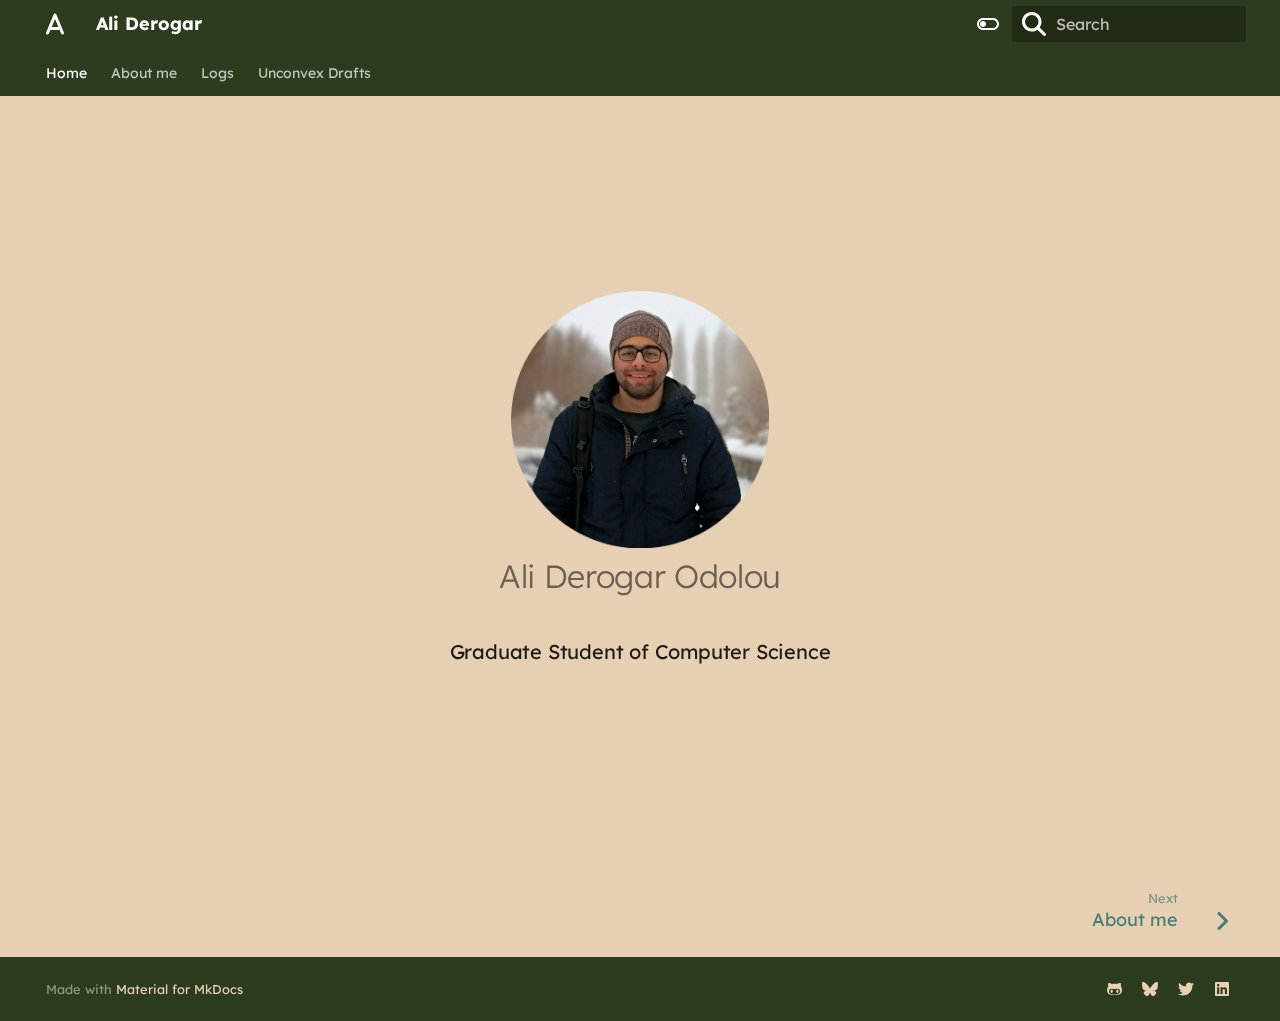
<file: index.html>
<!doctype html>
<html lang="en" class="no-js">
  <head>
    
      <meta charset="utf-8">
      <meta name="viewport" content="width=device-width,initial-scale=1">
      
      
      
        <link rel="canonical" href="https://aliderogar.com/">
      
      
      
        <link rel="next" href="about-me/">
      
      
      <link rel="icon" href="assets/images/favicon/favicon.ico">
      <meta name="generator" content="mkdocs-1.6.1, mkdocs-material-9.6.7">
    
    
      
        <title>Home - Ali Derogar</title>
      
    
    
      <link rel="stylesheet" href="assets/stylesheets/main.8608ea7d.min.css">
      
        
        <link rel="stylesheet" href="assets/stylesheets/palette.06af60db.min.css">
      
      


    
    
      
    
    
      
        
        
        <link rel="preconnect" href="https://fonts.gstatic.com" crossorigin>
        <link rel="stylesheet" href="https://fonts.googleapis.com/css?family=Lexend:300,300i,400,400i,700,700i%7CRoboto+Mono:400,400i,700,700i&display=fallback">
        <style>:root{--md-text-font:"Lexend";--md-code-font:"Roboto Mono"}</style>
      
    
    
      <link rel="stylesheet" href="stylesheets/extra.css">
    
    <script>__md_scope=new URL(".",location),__md_hash=e=>[...e].reduce(((e,_)=>(e<<5)-e+_.charCodeAt(0)),0),__md_get=(e,_=localStorage,t=__md_scope)=>JSON.parse(_.getItem(t.pathname+"."+e)),__md_set=(e,_,t=localStorage,a=__md_scope)=>{try{t.setItem(a.pathname+"."+e,JSON.stringify(_))}catch(e){}}</script>
    
      

    
    
      
        <meta  property="og:type"  content="website" >
      
        <meta  property="og:title"  content="Ali Derogar" >
      
        <meta  property="og:description"  content="None" >
      
        <meta  property="og:image"  content="https://aliderogar.com/assets/images/social/index.png" >
      
        <meta  property="og:image:type"  content="image/png" >
      
        <meta  property="og:image:width"  content="1200" >
      
        <meta  property="og:image:height"  content="630" >
      
        <meta  property="og:url"  content="https://aliderogar.com/" >
      
        <meta  name="twitter:card"  content="summary_large_image" >
      
        <meta  name="twitter:title"  content="Ali Derogar" >
      
        <meta  name="twitter:description"  content="None" >
      
        <meta  name="twitter:image"  content="https://aliderogar.com/assets/images/social/index.png" >
      
    
    
  </head>
  
  
    
    
      
    
    
    
    
    <body dir="ltr" data-md-color-scheme="default" data-md-color-primary="custom" data-md-color-accent="custom">
  
    
    <input class="md-toggle" data-md-toggle="drawer" type="checkbox" id="__drawer" autocomplete="off">
    <input class="md-toggle" data-md-toggle="search" type="checkbox" id="__search" autocomplete="off">
    <label class="md-overlay" for="__drawer"></label>
    <div data-md-component="skip">
      
        
        <a href="#_1" class="md-skip">
          Skip to content
        </a>
      
    </div>
    <div data-md-component="announce">
      
    </div>
    
    
      

<header class="md-header" data-md-component="header">
  <nav class="md-header__inner md-grid" aria-label="Header">
    <a href="." title="Ali Derogar" class="md-header__button md-logo" aria-label="Ali Derogar" data-md-component="logo">
      
  
  <svg xmlns="http://www.w3.org/2000/svg" viewBox="0 0 384 512"><!--! Font Awesome Free 6.7.2 by @fontawesome - https://fontawesome.com License - https://fontawesome.com/license/free (Icons: CC BY 4.0, Fonts: SIL OFL 1.1, Code: MIT License) Copyright 2024 Fonticons, Inc.--><path d="M221.5 51.7C216.6 39.8 204.9 32 192 32s-24.6 7.8-29.5 19.7l-120 288-40 96c-6.8 16.3.9 35 17.2 41.8s35-.9 41.8-17.2L93.3 384h197.3l31.8 76.3c6.8 16.3 25.5 24 41.8 17.2s24-25.5 17.2-41.8l-40-96-120-288zM264 320H120l72-172.8z"/></svg>

    </a>
    <label class="md-header__button md-icon" for="__drawer">
      
      <svg xmlns="http://www.w3.org/2000/svg" viewBox="0 0 24 24"><path d="M3 6h18v2H3zm0 5h18v2H3zm0 5h18v2H3z"/></svg>
    </label>
    <div class="md-header__title" data-md-component="header-title">
      <div class="md-header__ellipsis">
        <div class="md-header__topic">
          <span class="md-ellipsis">
            Ali Derogar
          </span>
        </div>
        <div class="md-header__topic" data-md-component="header-topic">
          <span class="md-ellipsis">
            
              Home
            
          </span>
        </div>
      </div>
    </div>
    
      
        <form class="md-header__option" data-md-component="palette">
  
    
    
    
    <input class="md-option" data-md-color-media="(prefers-color-scheme: light)" data-md-color-scheme="default" data-md-color-primary="custom" data-md-color-accent="custom"  aria-label="Switch to dark mode"  type="radio" name="__palette" id="__palette_0">
    
      <label class="md-header__button md-icon" title="Switch to dark mode" for="__palette_1" hidden>
        <svg xmlns="http://www.w3.org/2000/svg" viewBox="0 0 24 24"><path d="M17 6H7c-3.31 0-6 2.69-6 6s2.69 6 6 6h10c3.31 0 6-2.69 6-6s-2.69-6-6-6m0 10H7c-2.21 0-4-1.79-4-4s1.79-4 4-4h10c2.21 0 4 1.79 4 4s-1.79 4-4 4M7 9c-1.66 0-3 1.34-3 3s1.34 3 3 3 3-1.34 3-3-1.34-3-3-3"/></svg>
      </label>
    
  
    
    
    
    <input class="md-option" data-md-color-media="(prefers-color-scheme: dark)" data-md-color-scheme="slate" data-md-color-primary="custom" data-md-color-accent="custom"  aria-label="Switch to light mode"  type="radio" name="__palette" id="__palette_1">
    
      <label class="md-header__button md-icon" title="Switch to light mode" for="__palette_0" hidden>
        <svg xmlns="http://www.w3.org/2000/svg" viewBox="0 0 24 24"><path d="M17 7H7a5 5 0 0 0-5 5 5 5 0 0 0 5 5h10a5 5 0 0 0 5-5 5 5 0 0 0-5-5m0 8a3 3 0 0 1-3-3 3 3 0 0 1 3-3 3 3 0 0 1 3 3 3 3 0 0 1-3 3"/></svg>
      </label>
    
  
</form>
      
    
    
      <script>var palette=__md_get("__palette");if(palette&&palette.color){if("(prefers-color-scheme)"===palette.color.media){var media=matchMedia("(prefers-color-scheme: light)"),input=document.querySelector(media.matches?"[data-md-color-media='(prefers-color-scheme: light)']":"[data-md-color-media='(prefers-color-scheme: dark)']");palette.color.media=input.getAttribute("data-md-color-media"),palette.color.scheme=input.getAttribute("data-md-color-scheme"),palette.color.primary=input.getAttribute("data-md-color-primary"),palette.color.accent=input.getAttribute("data-md-color-accent")}for(var[key,value]of Object.entries(palette.color))document.body.setAttribute("data-md-color-"+key,value)}</script>
    
    
    
      <label class="md-header__button md-icon" for="__search">
        
        <svg xmlns="http://www.w3.org/2000/svg" viewBox="0 0 512 512"><!--! Font Awesome Free 6.7.2 by @fontawesome - https://fontawesome.com License - https://fontawesome.com/license/free (Icons: CC BY 4.0, Fonts: SIL OFL 1.1, Code: MIT License) Copyright 2024 Fonticons, Inc.--><path d="M416 208c0 45.9-14.9 88.3-40 122.7l126.6 126.7c12.5 12.5 12.5 32.8 0 45.3s-32.8 12.5-45.3 0L330.7 376c-34.4 25.2-76.8 40-122.7 40C93.1 416 0 322.9 0 208S93.1 0 208 0s208 93.1 208 208M208 352a144 144 0 1 0 0-288 144 144 0 1 0 0 288"/></svg>
      </label>
      <div class="md-search" data-md-component="search" role="dialog">
  <label class="md-search__overlay" for="__search"></label>
  <div class="md-search__inner" role="search">
    <form class="md-search__form" name="search">
      <input type="text" class="md-search__input" name="query" aria-label="Search" placeholder="Search" autocapitalize="off" autocorrect="off" autocomplete="off" spellcheck="false" data-md-component="search-query" required>
      <label class="md-search__icon md-icon" for="__search">
        
        <svg xmlns="http://www.w3.org/2000/svg" viewBox="0 0 512 512"><!--! Font Awesome Free 6.7.2 by @fontawesome - https://fontawesome.com License - https://fontawesome.com/license/free (Icons: CC BY 4.0, Fonts: SIL OFL 1.1, Code: MIT License) Copyright 2024 Fonticons, Inc.--><path d="M416 208c0 45.9-14.9 88.3-40 122.7l126.6 126.7c12.5 12.5 12.5 32.8 0 45.3s-32.8 12.5-45.3 0L330.7 376c-34.4 25.2-76.8 40-122.7 40C93.1 416 0 322.9 0 208S93.1 0 208 0s208 93.1 208 208M208 352a144 144 0 1 0 0-288 144 144 0 1 0 0 288"/></svg>
        
        <svg xmlns="http://www.w3.org/2000/svg" viewBox="0 0 320 512"><!--! Font Awesome Free 6.7.2 by @fontawesome - https://fontawesome.com License - https://fontawesome.com/license/free (Icons: CC BY 4.0, Fonts: SIL OFL 1.1, Code: MIT License) Copyright 2024 Fonticons, Inc.--><path d="M41.4 233.4c-12.5 12.5-12.5 32.8 0 45.3l160 160c12.5 12.5 32.8 12.5 45.3 0s12.5-32.8 0-45.3L109.3 256l137.3-137.4c12.5-12.5 12.5-32.8 0-45.3s-32.8-12.5-45.3 0l-160 160z"/></svg>
      </label>
      <nav class="md-search__options" aria-label="Search">
        
        <button type="reset" class="md-search__icon md-icon" title="Clear" aria-label="Clear" tabindex="-1">
          
          <svg xmlns="http://www.w3.org/2000/svg" viewBox="0 0 24 24"><path d="M19 6.41 17.59 5 12 10.59 6.41 5 5 6.41 10.59 12 5 17.59 6.41 19 12 13.41 17.59 19 19 17.59 13.41 12z"/></svg>
        </button>
      </nav>
      
        <div class="md-search__suggest" data-md-component="search-suggest"></div>
      
    </form>
    <div class="md-search__output">
      <div class="md-search__scrollwrap" tabindex="0" data-md-scrollfix>
        <div class="md-search-result" data-md-component="search-result">
          <div class="md-search-result__meta">
            Initializing search
          </div>
          <ol class="md-search-result__list" role="presentation"></ol>
        </div>
      </div>
    </div>
  </div>
</div>
    
    
  </nav>
  
</header>
    
    <div class="md-container" data-md-component="container">
      
      

        
          
            
<nav class="md-tabs" aria-label="Tabs" data-md-component="tabs">
  <div class="md-grid">
    <ul class="md-tabs__list">
      
        
  
  
    
  
  
    <li class="md-tabs__item md-tabs__item--active">
      <a href="." class="md-tabs__link">
        
  
    
  
  Home

      </a>
    </li>
  

      
        
  
  
  
    <li class="md-tabs__item">
      <a href="about-me/" class="md-tabs__link">
        
  
    
  
  About me

      </a>
    </li>
  

      
        
  
  
  
    <li class="md-tabs__item">
      <a href="logs/" class="md-tabs__link">
        
  
    
  
  Logs

      </a>
    </li>
  

      
        
  
  
  
    
    
      <li class="md-tabs__item">
        <a href="Blog/" class="md-tabs__link">
          
  
    
  
  Unconvex Drafts

        </a>
      </li>
    
  

      
    </ul>
  </div>
</nav>
          
        
      
<style>
  .md-header {
    position: initial;
  }
  .md-main__inner {
    margin: 0;
    padding: 0;
  }
  .md-content {
    display: none;
  }
  @media screen and (min-width: 60em) {
    .md-sidebar--secondary {
      display: none;
    }
  }
  @media screen and (min-width: 76.25em) {
    .md-sidebar--primary {
      display: none;
    }
  }
  
  @media screen and (max-width: 60em) {
    .mdx-container {
      padding: 1rem;
    }
    .mdx-hero__content {
      padding-left: 1rem;
    }
  }
  .md-main{    
    height: 0vh;
  }
  .mdx-container {
    height: 85vh;
    display: flex;
    justify-content: center;
    align-items: center;
  }

  .content{
    padding-right: 15%;
    padding-left: 15%;
    min-height:max-content;
    margin: 0px;
    overflow-y: inherit;
    scroll-behavior: inherit;
    font-family: 'Anta';
  }

  .avatarBox{
    margin-top: 7vh;
    text-align: center;
    box-sizing: border-box;
  }

  .avatarPic{
    display: inline-block;
  }

  #avatar {width: 45%; height: 45%;}

  .headersBox{
    text-align: center;
    box-sizing: border-box;
  }

  .nameheader{
    display: block;
  }

  .subheader{
    display: block;
  }

  .textBox{
    padding-top: 1%;
    padding-right: 2%;
    padding-left: 2%;
    text-align: center;
    box-sizing: border-box;
  }
</style>

  <section id="mdx-container" class="mdx-container">
    <div class="md-grid md-typeset">
      <div class="mdx-hero">
        <div class="mdx-hero__content">
          <div class = "avatarBox"> 
            <div class = "avatarPic">
                <img id="avatar" src="assets/images/avatar/avatar.png" alt="oh! that's me."> 
            </div>
          </div>
          <div class="headersBox">
            <div class="nameheader">
              <h1><span>Ali Derogar Odolou</span></h1>
            </div>
            <div class="subheader">
              <h3><span>Graduate Student of Computer Science</span></h3>
            </div>
          </div>
          <div class = "textBox"> 
            <div class = "text">
              <p id="introduction"></p>
            </div>
          </div>
          <h1></h1>
        </div>
      </div>
    </div>

  </section>
    

      <main class="md-main" data-md-component="main">
        <div class="md-main__inner md-grid">
          
            
              
                
              
              <div class="md-sidebar md-sidebar--primary" data-md-component="sidebar" data-md-type="navigation" hidden>
                <div class="md-sidebar__scrollwrap">
                  <div class="md-sidebar__inner">
                    


  


<nav class="md-nav md-nav--primary md-nav--lifted" aria-label="Navigation" data-md-level="0">
  <label class="md-nav__title" for="__drawer">
    <a href="." title="Ali Derogar" class="md-nav__button md-logo" aria-label="Ali Derogar" data-md-component="logo">
      
  
  <svg xmlns="http://www.w3.org/2000/svg" viewBox="0 0 384 512"><!--! Font Awesome Free 6.7.2 by @fontawesome - https://fontawesome.com License - https://fontawesome.com/license/free (Icons: CC BY 4.0, Fonts: SIL OFL 1.1, Code: MIT License) Copyright 2024 Fonticons, Inc.--><path d="M221.5 51.7C216.6 39.8 204.9 32 192 32s-24.6 7.8-29.5 19.7l-120 288-40 96c-6.8 16.3.9 35 17.2 41.8s35-.9 41.8-17.2L93.3 384h197.3l31.8 76.3c6.8 16.3 25.5 24 41.8 17.2s24-25.5 17.2-41.8l-40-96-120-288zM264 320H120l72-172.8z"/></svg>

    </a>
    Ali Derogar
  </label>
  
  <ul class="md-nav__list" data-md-scrollfix>
    
      
      
  
  
    
  
  
  
    <li class="md-nav__item md-nav__item--active">
      
      <input class="md-nav__toggle md-toggle" type="checkbox" id="__toc">
      
      
        
      
      
      <a href="." class="md-nav__link md-nav__link--active">
        
  
  <span class="md-ellipsis">
    Home
    
  </span>
  

      </a>
      
    </li>
  

    
      
      
  
  
  
  
    <li class="md-nav__item">
      <a href="about-me/" class="md-nav__link">
        
  
  <span class="md-ellipsis">
    About me
    
  </span>
  

      </a>
    </li>
  

    
      
      
  
  
  
  
    <li class="md-nav__item">
      <a href="logs/" class="md-nav__link">
        
  
  <span class="md-ellipsis">
    Logs
    
  </span>
  

      </a>
    </li>
  

    
      
      
  
  
  
  
    
    
      
        
          
        
      
        
      
        
      
    
    
      
      
    
    
    <li class="md-nav__item md-nav__item--nested">
      
        
        
        <input class="md-nav__toggle md-toggle " type="checkbox" id="__nav_4" >
        
          
          
          <div class="md-nav__link md-nav__container">
            <a href="Blog/" class="md-nav__link ">
              
  
  <span class="md-ellipsis">
    Unconvex Drafts
    
  </span>
  

            </a>
            
              
              <label class="md-nav__link " for="__nav_4" id="__nav_4_label" tabindex="0">
                <span class="md-nav__icon md-icon"></span>
              </label>
            
          </div>
        
        <nav class="md-nav" data-md-level="1" aria-labelledby="__nav_4_label" aria-expanded="false">
          <label class="md-nav__title" for="__nav_4">
            <span class="md-nav__icon md-icon"></span>
            Unconvex Drafts
          </label>
          <ul class="md-nav__list" data-md-scrollfix>
            
              
            
              
                
  
  
  
  
    
    
      
        
      
    
    
      
      
    
    
    <li class="md-nav__item md-nav__item--nested">
      
        
        
        <input class="md-nav__toggle md-toggle " type="checkbox" id="__nav_4_2" >
        
          
          <label class="md-nav__link" for="__nav_4_2" id="__nav_4_2_label" tabindex="0">
            
  
  <span class="md-ellipsis">
    Archive
    
  </span>
  

            <span class="md-nav__icon md-icon"></span>
          </label>
        
        <nav class="md-nav" data-md-level="2" aria-labelledby="__nav_4_2_label" aria-expanded="false">
          <label class="md-nav__title" for="__nav_4_2">
            <span class="md-nav__icon md-icon"></span>
            Archive
          </label>
          <ul class="md-nav__list" data-md-scrollfix>
            
              
                
  
  
  
    
  
  
    <li class="md-nav__item">
      <a href="Blog/archive/2025/" class="md-nav__link">
        
  
  <span class="md-ellipsis">
    2025
    
  </span>
  

      </a>
    </li>
  

              
            
          </ul>
        </nav>
      
    </li>
  

              
            
              
                
  
  
  
  
    
    
      
        
      
    
    
      
      
    
    
    <li class="md-nav__item md-nav__item--nested">
      
        
        
        <input class="md-nav__toggle md-toggle " type="checkbox" id="__nav_4_3" >
        
          
          <label class="md-nav__link" for="__nav_4_3" id="__nav_4_3_label" tabindex="0">
            
  
  <span class="md-ellipsis">
    Categories
    
  </span>
  

            <span class="md-nav__icon md-icon"></span>
          </label>
        
        <nav class="md-nav" data-md-level="2" aria-labelledby="__nav_4_3_label" aria-expanded="false">
          <label class="md-nav__title" for="__nav_4_3">
            <span class="md-nav__icon md-icon"></span>
            Categories
          </label>
          <ul class="md-nav__list" data-md-scrollfix>
            
              
                
  
  
  
    
  
  
    <li class="md-nav__item">
      <a href="Blog/category/misc/" class="md-nav__link">
        
  
  <span class="md-ellipsis">
    misc
    
  </span>
  

      </a>
    </li>
  

              
            
          </ul>
        </nav>
      
    </li>
  

              
            
          </ul>
        </nav>
      
    </li>
  

    
  </ul>
</nav>
                  </div>
                </div>
              </div>
            
            
              
                
              
              <div class="md-sidebar md-sidebar--secondary" data-md-component="sidebar" data-md-type="toc" >
                <div class="md-sidebar__scrollwrap">
                  <div class="md-sidebar__inner">
                    

<nav class="md-nav md-nav--secondary" aria-label="Table of contents">
  
  
  
    
  
  
</nav>
                  </div>
                </div>
              </div>
            
          
          
            <div class="md-content" data-md-component="content">
              <article class="md-content__inner md-typeset">
                
              </article>
            </div>
          
          
<script>var target=document.getElementById(location.hash.slice(1));target&&target.name&&(target.checked=target.name.startsWith("__tabbed_"))</script>
        </div>
        
          <button type="button" class="md-top md-icon" data-md-component="top" hidden>
  
  <svg xmlns="http://www.w3.org/2000/svg" viewBox="0 0 24 24"><path d="M13 20h-2V8l-5.5 5.5-1.42-1.42L12 4.16l7.92 7.92-1.42 1.42L13 8z"/></svg>
  Back to top
</button>
        
      </main>
      
        <footer class="md-footer">
  
    
      
        
      
      <nav class="md-footer__inner md-grid" aria-label="Footer" >
        
        
          
          <a href="about-me/" class="md-footer__link md-footer__link--next" aria-label="Next: About me">
            <div class="md-footer__title">
              <span class="md-footer__direction">
                Next
              </span>
              <div class="md-ellipsis">
                About me
              </div>
            </div>
            <div class="md-footer__button md-icon">
              
              <svg xmlns="http://www.w3.org/2000/svg" viewBox="0 0 320 512"><!--! Font Awesome Free 6.7.2 by @fontawesome - https://fontawesome.com License - https://fontawesome.com/license/free (Icons: CC BY 4.0, Fonts: SIL OFL 1.1, Code: MIT License) Copyright 2024 Fonticons, Inc.--><path d="M278.6 233.4c12.5 12.5 12.5 32.8 0 45.3l-160 160c-12.5 12.5-32.8 12.5-45.3 0s-12.5-32.8 0-45.3L210.7 256 73.4 118.6c-12.5-12.5-12.5-32.8 0-45.3s32.8-12.5 45.3 0l160 160z"/></svg>
            </div>
          </a>
        
      </nav>
    
  
  <div class="md-footer-meta md-typeset">
    <div class="md-footer-meta__inner md-grid">
      <div class="md-copyright">
  
  
    Made with
    <a href="https://squidfunk.github.io/mkdocs-material/" target="_blank" rel="noopener">
      Material for MkDocs
    </a>
  
</div>
      
        <div class="md-social">
  
    
    
    
    
      
      
    
    <a href="https://github.com/alidrgr" target="_blank" rel="noopener" title="github.com" class="md-social__link">
      <svg xmlns="http://www.w3.org/2000/svg" viewBox="0 0 480 512"><!--! Font Awesome Free 6.7.2 by @fontawesome - https://fontawesome.com License - https://fontawesome.com/license/free (Icons: CC BY 4.0, Fonts: SIL OFL 1.1, Code: MIT License) Copyright 2024 Fonticons, Inc.--><path d="M186.1 328.7c0 20.9-10.9 55.1-36.7 55.1s-36.7-34.2-36.7-55.1 10.9-55.1 36.7-55.1 36.7 34.2 36.7 55.1M480 278.2c0 31.9-3.2 65.7-17.5 95-37.9 76.6-142.1 74.8-216.7 74.8-75.8 0-186.2 2.7-225.6-74.8-14.6-29-20.2-63.1-20.2-95 0-41.9 13.9-81.5 41.5-113.6-5.2-15.8-7.7-32.4-7.7-48.8 0-21.5 4.9-32.3 14.6-51.8 45.3 0 74.3 9 108.8 36 29-6.9 58.8-10 88.7-10 27 0 54.2 2.9 80.4 9.2 34-26.7 63-35.2 107.8-35.2 9.8 19.5 14.6 30.3 14.6 51.8 0 16.4-2.6 32.7-7.7 48.2 27.5 32.4 39 72.3 39 114.2m-64.3 50.5c0-43.9-26.7-82.6-73.5-82.6-18.9 0-37 3.4-56 6-14.9 2.3-29.8 3.2-45.1 3.2-15.2 0-30.1-.9-45.1-3.2-18.7-2.6-37-6-56-6-46.8 0-73.5 38.7-73.5 82.6 0 87.8 80.4 101.3 150.4 101.3h48.2c70.3 0 150.6-13.4 150.6-101.3m-82.6-55.1c-25.8 0-36.7 34.2-36.7 55.1s10.9 55.1 36.7 55.1 36.7-34.2 36.7-55.1-10.9-55.1-36.7-55.1"/></svg>
    </a>
  
    
    
    
    
      
      
    
    <a href="https://bsky.app/profile/alidrgr.bsky.social" target="_blank" rel="noopener" title="bsky.app" class="md-social__link">
      <svg xmlns="http://www.w3.org/2000/svg" viewBox="0 0 512 512"><!--! Font Awesome Free 6.7.2 by @fontawesome - https://fontawesome.com License - https://fontawesome.com/license/free (Icons: CC BY 4.0, Fonts: SIL OFL 1.1, Code: MIT License) Copyright 2024 Fonticons, Inc.--><path d="M111.8 62.2C170.2 105.9 233 194.7 256 242.4c23-47.6 85.8-136.4 144.2-180.2 42.1-31.6 110.3-56 110.3 21.8 0 15.5-8.9 130.5-14.1 149.2-18.2 64.8-84.4 81.4-143.3 71.3C456 322 482.2 380 425.6 438c-107.4 110.2-154.3-27.6-166.3-62.9-1.7-4.9-2.6-7.8-3.3-7.8s-1.6 3-3.3 7.8c-12 35.3-59 173.1-166.3 62.9-56.5-58-30.4-116 72.5-133.5C100 314.6 33.8 298 15.7 233.1 10.4 214.4 1.5 99.4 1.5 83.9c0-77.8 68.2-53.4 110.3-21.8z"/></svg>
    </a>
  
    
    
    
    
      
      
    
    <a href="https://twitter.com/alidrgr" target="_blank" rel="noopener" title="twitter.com" class="md-social__link">
      <svg xmlns="http://www.w3.org/2000/svg" viewBox="0 0 512 512"><!--! Font Awesome Free 6.7.2 by @fontawesome - https://fontawesome.com License - https://fontawesome.com/license/free (Icons: CC BY 4.0, Fonts: SIL OFL 1.1, Code: MIT License) Copyright 2024 Fonticons, Inc.--><path d="M459.37 151.716c.325 4.548.325 9.097.325 13.645 0 138.72-105.583 298.558-298.558 298.558-59.452 0-114.68-17.219-161.137-47.106 8.447.974 16.568 1.299 25.34 1.299 49.055 0 94.213-16.568 130.274-44.832-46.132-.975-84.792-31.188-98.112-72.772 6.498.974 12.995 1.624 19.818 1.624 9.421 0 18.843-1.3 27.614-3.573-48.081-9.747-84.143-51.98-84.143-102.985v-1.299c13.969 7.797 30.214 12.67 47.431 13.319-28.264-18.843-46.781-51.005-46.781-87.391 0-19.492 5.197-37.36 14.294-52.954 51.655 63.675 129.3 105.258 216.365 109.807-1.624-7.797-2.599-15.918-2.599-24.04 0-57.828 46.782-104.934 104.934-104.934 30.213 0 57.502 12.67 76.67 33.137 23.715-4.548 46.456-13.32 66.599-25.34-7.798 24.366-24.366 44.833-46.132 57.827 21.117-2.273 41.584-8.122 60.426-16.243-14.292 20.791-32.161 39.308-52.628 54.253"/></svg>
    </a>
  
    
    
    
    
      
      
    
    <a href="https://linkedin.com/in/derogar" target="_blank" rel="noopener" title="linkedin.com" class="md-social__link">
      <svg xmlns="http://www.w3.org/2000/svg" viewBox="0 0 448 512"><!--! Font Awesome Free 6.7.2 by @fontawesome - https://fontawesome.com License - https://fontawesome.com/license/free (Icons: CC BY 4.0, Fonts: SIL OFL 1.1, Code: MIT License) Copyright 2024 Fonticons, Inc.--><path d="M416 32H31.9C14.3 32 0 46.5 0 64.3v383.4C0 465.5 14.3 480 31.9 480H416c17.6 0 32-14.5 32-32.3V64.3c0-17.8-14.4-32.3-32-32.3M135.4 416H69V202.2h66.5V416zm-33.2-243c-21.3 0-38.5-17.3-38.5-38.5S80.9 96 102.2 96c21.2 0 38.5 17.3 38.5 38.5 0 21.3-17.2 38.5-38.5 38.5m282.1 243h-66.4V312c0-24.8-.5-56.7-34.5-56.7-34.6 0-39.9 27-39.9 54.9V416h-66.4V202.2h63.7v29.2h.9c8.9-16.8 30.6-34.5 62.9-34.5 67.2 0 79.7 44.3 79.7 101.9z"/></svg>
    </a>
  
</div>
      
    </div>
  </div>
</footer>
      
    </div>
    <div class="md-dialog" data-md-component="dialog">
      <div class="md-dialog__inner md-typeset"></div>
    </div>
    
    
    <script id="__config" type="application/json">{"base": ".", "features": ["navigation.instant", "navigation.tabs", "navigation.path", "navigation.indexes", "navigation.top", "navigation.footer", "toc.follow", "search.suggest"], "search": "assets/javascripts/workers/search.f8cc74c7.min.js", "translations": {"clipboard.copied": "Copied to clipboard", "clipboard.copy": "Copy to clipboard", "search.result.more.one": "1 more on this page", "search.result.more.other": "# more on this page", "search.result.none": "No matching documents", "search.result.one": "1 matching document", "search.result.other": "# matching documents", "search.result.placeholder": "Type to start searching", "search.result.term.missing": "Missing", "select.version": "Select version"}}</script>
    
    
      <script src="assets/javascripts/bundle.c8b220af.min.js"></script>
      
    
  </body>
</html>
</file>
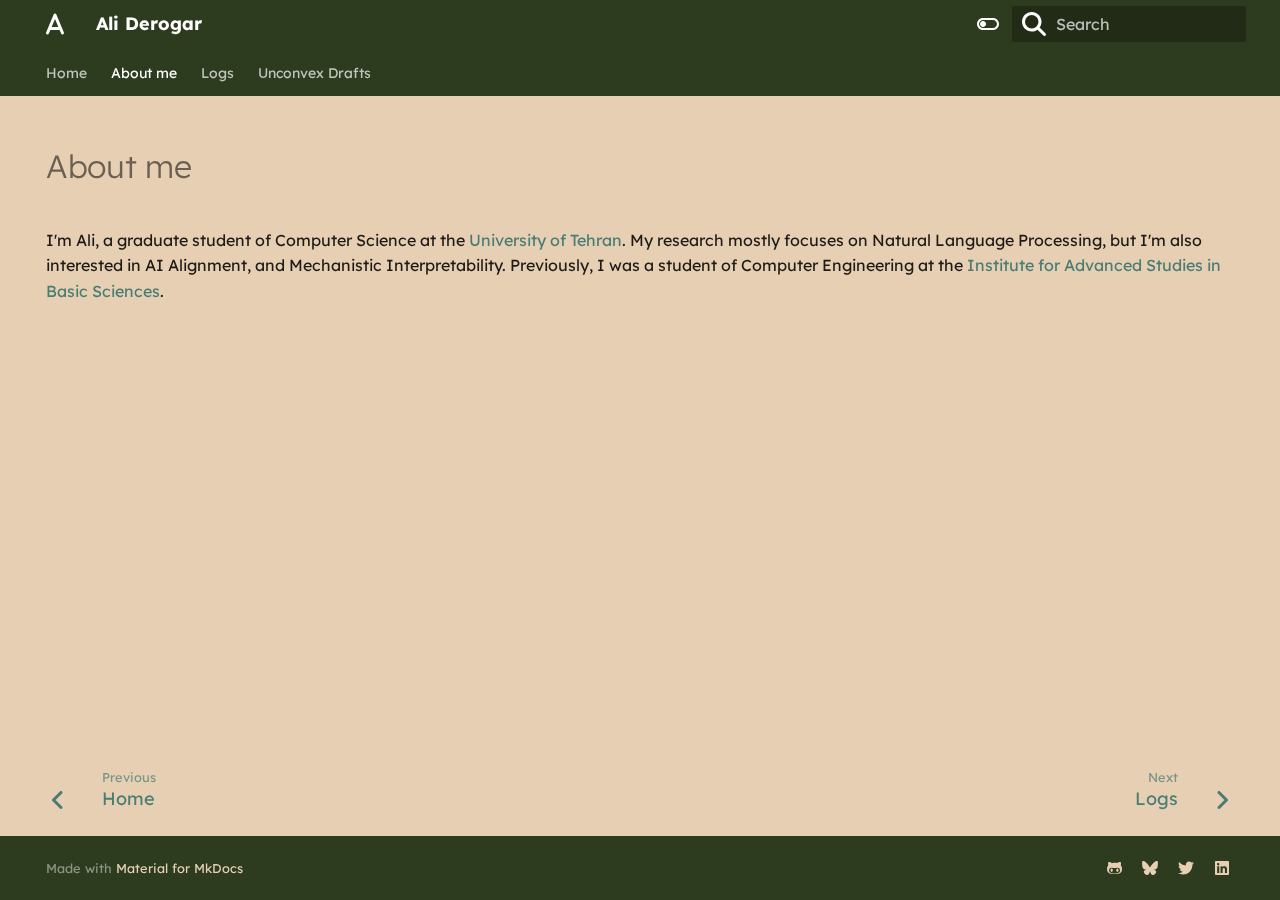
<file: about-me/index.html>
<!doctype html>
<html lang="en" class="no-js">
  <head>
    
      <meta charset="utf-8">
      <meta name="viewport" content="width=device-width,initial-scale=1">
      
      
      
        <link rel="canonical" href="https://aliderogar.com/about-me/">
      
      
        <link rel="prev" href="..">
      
      
        <link rel="next" href="../logs/">
      
      
      <link rel="icon" href="../assets/images/favicon/favicon.ico">
      <meta name="generator" content="mkdocs-1.6.1, mkdocs-material-9.6.7">
    
    
      
        <title>About me - Ali Derogar</title>
      
    
    
      <link rel="stylesheet" href="../assets/stylesheets/main.8608ea7d.min.css">
      
        
        <link rel="stylesheet" href="../assets/stylesheets/palette.06af60db.min.css">
      
      


    
    
      
    
    
      
        
        
        <link rel="preconnect" href="https://fonts.gstatic.com" crossorigin>
        <link rel="stylesheet" href="https://fonts.googleapis.com/css?family=Lexend:300,300i,400,400i,700,700i%7CRoboto+Mono:400,400i,700,700i&display=fallback">
        <style>:root{--md-text-font:"Lexend";--md-code-font:"Roboto Mono"}</style>
      
    
    
      <link rel="stylesheet" href="../stylesheets/extra.css">
    
    <script>__md_scope=new URL("..",location),__md_hash=e=>[...e].reduce(((e,_)=>(e<<5)-e+_.charCodeAt(0)),0),__md_get=(e,_=localStorage,t=__md_scope)=>JSON.parse(_.getItem(t.pathname+"."+e)),__md_set=(e,_,t=localStorage,a=__md_scope)=>{try{t.setItem(a.pathname+"."+e,JSON.stringify(_))}catch(e){}}</script>
    
      

    
    
      
        <meta  property="og:type"  content="website" >
      
        <meta  property="og:title"  content="About me - Ali Derogar" >
      
        <meta  property="og:description"  content="None" >
      
        <meta  property="og:image"  content="https://aliderogar.com/assets/images/social/about-me.png" >
      
        <meta  property="og:image:type"  content="image/png" >
      
        <meta  property="og:image:width"  content="1200" >
      
        <meta  property="og:image:height"  content="630" >
      
        <meta  property="og:url"  content="https://aliderogar.com/about-me/" >
      
        <meta  name="twitter:card"  content="summary_large_image" >
      
        <meta  name="twitter:title"  content="About me - Ali Derogar" >
      
        <meta  name="twitter:description"  content="None" >
      
        <meta  name="twitter:image"  content="https://aliderogar.com/assets/images/social/about-me.png" >
      
    
    
  </head>
  
  
    
    
      
    
    
    
    
    <body dir="ltr" data-md-color-scheme="default" data-md-color-primary="custom" data-md-color-accent="custom">
  
    
    <input class="md-toggle" data-md-toggle="drawer" type="checkbox" id="__drawer" autocomplete="off">
    <input class="md-toggle" data-md-toggle="search" type="checkbox" id="__search" autocomplete="off">
    <label class="md-overlay" for="__drawer"></label>
    <div data-md-component="skip">
      
        
        <a href="#about-me" class="md-skip">
          Skip to content
        </a>
      
    </div>
    <div data-md-component="announce">
      
    </div>
    
    
      

<header class="md-header" data-md-component="header">
  <nav class="md-header__inner md-grid" aria-label="Header">
    <a href=".." title="Ali Derogar" class="md-header__button md-logo" aria-label="Ali Derogar" data-md-component="logo">
      
  
  <svg xmlns="http://www.w3.org/2000/svg" viewBox="0 0 384 512"><!--! Font Awesome Free 6.7.2 by @fontawesome - https://fontawesome.com License - https://fontawesome.com/license/free (Icons: CC BY 4.0, Fonts: SIL OFL 1.1, Code: MIT License) Copyright 2024 Fonticons, Inc.--><path d="M221.5 51.7C216.6 39.8 204.9 32 192 32s-24.6 7.8-29.5 19.7l-120 288-40 96c-6.8 16.3.9 35 17.2 41.8s35-.9 41.8-17.2L93.3 384h197.3l31.8 76.3c6.8 16.3 25.5 24 41.8 17.2s24-25.5 17.2-41.8l-40-96-120-288zM264 320H120l72-172.8z"/></svg>

    </a>
    <label class="md-header__button md-icon" for="__drawer">
      
      <svg xmlns="http://www.w3.org/2000/svg" viewBox="0 0 24 24"><path d="M3 6h18v2H3zm0 5h18v2H3zm0 5h18v2H3z"/></svg>
    </label>
    <div class="md-header__title" data-md-component="header-title">
      <div class="md-header__ellipsis">
        <div class="md-header__topic">
          <span class="md-ellipsis">
            Ali Derogar
          </span>
        </div>
        <div class="md-header__topic" data-md-component="header-topic">
          <span class="md-ellipsis">
            
              About me
            
          </span>
        </div>
      </div>
    </div>
    
      
        <form class="md-header__option" data-md-component="palette">
  
    
    
    
    <input class="md-option" data-md-color-media="(prefers-color-scheme: light)" data-md-color-scheme="default" data-md-color-primary="custom" data-md-color-accent="custom"  aria-label="Switch to dark mode"  type="radio" name="__palette" id="__palette_0">
    
      <label class="md-header__button md-icon" title="Switch to dark mode" for="__palette_1" hidden>
        <svg xmlns="http://www.w3.org/2000/svg" viewBox="0 0 24 24"><path d="M17 6H7c-3.31 0-6 2.69-6 6s2.69 6 6 6h10c3.31 0 6-2.69 6-6s-2.69-6-6-6m0 10H7c-2.21 0-4-1.79-4-4s1.79-4 4-4h10c2.21 0 4 1.79 4 4s-1.79 4-4 4M7 9c-1.66 0-3 1.34-3 3s1.34 3 3 3 3-1.34 3-3-1.34-3-3-3"/></svg>
      </label>
    
  
    
    
    
    <input class="md-option" data-md-color-media="(prefers-color-scheme: dark)" data-md-color-scheme="slate" data-md-color-primary="custom" data-md-color-accent="custom"  aria-label="Switch to light mode"  type="radio" name="__palette" id="__palette_1">
    
      <label class="md-header__button md-icon" title="Switch to light mode" for="__palette_0" hidden>
        <svg xmlns="http://www.w3.org/2000/svg" viewBox="0 0 24 24"><path d="M17 7H7a5 5 0 0 0-5 5 5 5 0 0 0 5 5h10a5 5 0 0 0 5-5 5 5 0 0 0-5-5m0 8a3 3 0 0 1-3-3 3 3 0 0 1 3-3 3 3 0 0 1 3 3 3 3 0 0 1-3 3"/></svg>
      </label>
    
  
</form>
      
    
    
      <script>var palette=__md_get("__palette");if(palette&&palette.color){if("(prefers-color-scheme)"===palette.color.media){var media=matchMedia("(prefers-color-scheme: light)"),input=document.querySelector(media.matches?"[data-md-color-media='(prefers-color-scheme: light)']":"[data-md-color-media='(prefers-color-scheme: dark)']");palette.color.media=input.getAttribute("data-md-color-media"),palette.color.scheme=input.getAttribute("data-md-color-scheme"),palette.color.primary=input.getAttribute("data-md-color-primary"),palette.color.accent=input.getAttribute("data-md-color-accent")}for(var[key,value]of Object.entries(palette.color))document.body.setAttribute("data-md-color-"+key,value)}</script>
    
    
    
      <label class="md-header__button md-icon" for="__search">
        
        <svg xmlns="http://www.w3.org/2000/svg" viewBox="0 0 512 512"><!--! Font Awesome Free 6.7.2 by @fontawesome - https://fontawesome.com License - https://fontawesome.com/license/free (Icons: CC BY 4.0, Fonts: SIL OFL 1.1, Code: MIT License) Copyright 2024 Fonticons, Inc.--><path d="M416 208c0 45.9-14.9 88.3-40 122.7l126.6 126.7c12.5 12.5 12.5 32.8 0 45.3s-32.8 12.5-45.3 0L330.7 376c-34.4 25.2-76.8 40-122.7 40C93.1 416 0 322.9 0 208S93.1 0 208 0s208 93.1 208 208M208 352a144 144 0 1 0 0-288 144 144 0 1 0 0 288"/></svg>
      </label>
      <div class="md-search" data-md-component="search" role="dialog">
  <label class="md-search__overlay" for="__search"></label>
  <div class="md-search__inner" role="search">
    <form class="md-search__form" name="search">
      <input type="text" class="md-search__input" name="query" aria-label="Search" placeholder="Search" autocapitalize="off" autocorrect="off" autocomplete="off" spellcheck="false" data-md-component="search-query" required>
      <label class="md-search__icon md-icon" for="__search">
        
        <svg xmlns="http://www.w3.org/2000/svg" viewBox="0 0 512 512"><!--! Font Awesome Free 6.7.2 by @fontawesome - https://fontawesome.com License - https://fontawesome.com/license/free (Icons: CC BY 4.0, Fonts: SIL OFL 1.1, Code: MIT License) Copyright 2024 Fonticons, Inc.--><path d="M416 208c0 45.9-14.9 88.3-40 122.7l126.6 126.7c12.5 12.5 12.5 32.8 0 45.3s-32.8 12.5-45.3 0L330.7 376c-34.4 25.2-76.8 40-122.7 40C93.1 416 0 322.9 0 208S93.1 0 208 0s208 93.1 208 208M208 352a144 144 0 1 0 0-288 144 144 0 1 0 0 288"/></svg>
        
        <svg xmlns="http://www.w3.org/2000/svg" viewBox="0 0 320 512"><!--! Font Awesome Free 6.7.2 by @fontawesome - https://fontawesome.com License - https://fontawesome.com/license/free (Icons: CC BY 4.0, Fonts: SIL OFL 1.1, Code: MIT License) Copyright 2024 Fonticons, Inc.--><path d="M41.4 233.4c-12.5 12.5-12.5 32.8 0 45.3l160 160c12.5 12.5 32.8 12.5 45.3 0s12.5-32.8 0-45.3L109.3 256l137.3-137.4c12.5-12.5 12.5-32.8 0-45.3s-32.8-12.5-45.3 0l-160 160z"/></svg>
      </label>
      <nav class="md-search__options" aria-label="Search">
        
        <button type="reset" class="md-search__icon md-icon" title="Clear" aria-label="Clear" tabindex="-1">
          
          <svg xmlns="http://www.w3.org/2000/svg" viewBox="0 0 24 24"><path d="M19 6.41 17.59 5 12 10.59 6.41 5 5 6.41 10.59 12 5 17.59 6.41 19 12 13.41 17.59 19 19 17.59 13.41 12z"/></svg>
        </button>
      </nav>
      
        <div class="md-search__suggest" data-md-component="search-suggest"></div>
      
    </form>
    <div class="md-search__output">
      <div class="md-search__scrollwrap" tabindex="0" data-md-scrollfix>
        <div class="md-search-result" data-md-component="search-result">
          <div class="md-search-result__meta">
            Initializing search
          </div>
          <ol class="md-search-result__list" role="presentation"></ol>
        </div>
      </div>
    </div>
  </div>
</div>
    
    
  </nav>
  
</header>
    
    <div class="md-container" data-md-component="container">
      
      
        
          
            
<nav class="md-tabs" aria-label="Tabs" data-md-component="tabs">
  <div class="md-grid">
    <ul class="md-tabs__list">
      
        
  
  
  
    <li class="md-tabs__item">
      <a href=".." class="md-tabs__link">
        
  
    
  
  Home

      </a>
    </li>
  

      
        
  
  
    
  
  
    <li class="md-tabs__item md-tabs__item--active">
      <a href="./" class="md-tabs__link">
        
  
    
  
  About me

      </a>
    </li>
  

      
        
  
  
  
    <li class="md-tabs__item">
      <a href="../logs/" class="md-tabs__link">
        
  
    
  
  Logs

      </a>
    </li>
  

      
        
  
  
  
    
    
      <li class="md-tabs__item">
        <a href="../Blog/" class="md-tabs__link">
          
  
    
  
  Unconvex Drafts

        </a>
      </li>
    
  

      
    </ul>
  </div>
</nav>
          
        
      
      <main class="md-main" data-md-component="main">
        <div class="md-main__inner md-grid">
          
            
              
                
              
              <div class="md-sidebar md-sidebar--primary" data-md-component="sidebar" data-md-type="navigation" hidden>
                <div class="md-sidebar__scrollwrap">
                  <div class="md-sidebar__inner">
                    


  


<nav class="md-nav md-nav--primary md-nav--lifted" aria-label="Navigation" data-md-level="0">
  <label class="md-nav__title" for="__drawer">
    <a href=".." title="Ali Derogar" class="md-nav__button md-logo" aria-label="Ali Derogar" data-md-component="logo">
      
  
  <svg xmlns="http://www.w3.org/2000/svg" viewBox="0 0 384 512"><!--! Font Awesome Free 6.7.2 by @fontawesome - https://fontawesome.com License - https://fontawesome.com/license/free (Icons: CC BY 4.0, Fonts: SIL OFL 1.1, Code: MIT License) Copyright 2024 Fonticons, Inc.--><path d="M221.5 51.7C216.6 39.8 204.9 32 192 32s-24.6 7.8-29.5 19.7l-120 288-40 96c-6.8 16.3.9 35 17.2 41.8s35-.9 41.8-17.2L93.3 384h197.3l31.8 76.3c6.8 16.3 25.5 24 41.8 17.2s24-25.5 17.2-41.8l-40-96-120-288zM264 320H120l72-172.8z"/></svg>

    </a>
    Ali Derogar
  </label>
  
  <ul class="md-nav__list" data-md-scrollfix>
    
      
      
  
  
  
  
    <li class="md-nav__item">
      <a href=".." class="md-nav__link">
        
  
  <span class="md-ellipsis">
    Home
    
  </span>
  

      </a>
    </li>
  

    
      
      
  
  
    
  
  
  
    <li class="md-nav__item md-nav__item--active">
      
      <input class="md-nav__toggle md-toggle" type="checkbox" id="__toc">
      
      
        
      
      
      <a href="./" class="md-nav__link md-nav__link--active">
        
  
  <span class="md-ellipsis">
    About me
    
  </span>
  

      </a>
      
    </li>
  

    
      
      
  
  
  
  
    <li class="md-nav__item">
      <a href="../logs/" class="md-nav__link">
        
  
  <span class="md-ellipsis">
    Logs
    
  </span>
  

      </a>
    </li>
  

    
      
      
  
  
  
  
    
    
      
        
          
        
      
        
      
        
      
    
    
      
      
    
    
    <li class="md-nav__item md-nav__item--nested">
      
        
        
        <input class="md-nav__toggle md-toggle " type="checkbox" id="__nav_4" >
        
          
          
          <div class="md-nav__link md-nav__container">
            <a href="../Blog/" class="md-nav__link ">
              
  
  <span class="md-ellipsis">
    Unconvex Drafts
    
  </span>
  

            </a>
            
              
              <label class="md-nav__link " for="__nav_4" id="__nav_4_label" tabindex="0">
                <span class="md-nav__icon md-icon"></span>
              </label>
            
          </div>
        
        <nav class="md-nav" data-md-level="1" aria-labelledby="__nav_4_label" aria-expanded="false">
          <label class="md-nav__title" for="__nav_4">
            <span class="md-nav__icon md-icon"></span>
            Unconvex Drafts
          </label>
          <ul class="md-nav__list" data-md-scrollfix>
            
              
            
              
                
  
  
  
  
    
    
      
        
      
    
    
      
      
    
    
    <li class="md-nav__item md-nav__item--nested">
      
        
        
        <input class="md-nav__toggle md-toggle " type="checkbox" id="__nav_4_2" >
        
          
          <label class="md-nav__link" for="__nav_4_2" id="__nav_4_2_label" tabindex="0">
            
  
  <span class="md-ellipsis">
    Archive
    
  </span>
  

            <span class="md-nav__icon md-icon"></span>
          </label>
        
        <nav class="md-nav" data-md-level="2" aria-labelledby="__nav_4_2_label" aria-expanded="false">
          <label class="md-nav__title" for="__nav_4_2">
            <span class="md-nav__icon md-icon"></span>
            Archive
          </label>
          <ul class="md-nav__list" data-md-scrollfix>
            
              
                
  
  
  
    
  
  
    <li class="md-nav__item">
      <a href="../Blog/archive/2025/" class="md-nav__link">
        
  
  <span class="md-ellipsis">
    2025
    
  </span>
  

      </a>
    </li>
  

              
            
          </ul>
        </nav>
      
    </li>
  

              
            
              
                
  
  
  
  
    
    
      
        
      
    
    
      
      
    
    
    <li class="md-nav__item md-nav__item--nested">
      
        
        
        <input class="md-nav__toggle md-toggle " type="checkbox" id="__nav_4_3" >
        
          
          <label class="md-nav__link" for="__nav_4_3" id="__nav_4_3_label" tabindex="0">
            
  
  <span class="md-ellipsis">
    Categories
    
  </span>
  

            <span class="md-nav__icon md-icon"></span>
          </label>
        
        <nav class="md-nav" data-md-level="2" aria-labelledby="__nav_4_3_label" aria-expanded="false">
          <label class="md-nav__title" for="__nav_4_3">
            <span class="md-nav__icon md-icon"></span>
            Categories
          </label>
          <ul class="md-nav__list" data-md-scrollfix>
            
              
                
  
  
  
    
  
  
    <li class="md-nav__item">
      <a href="../Blog/category/misc/" class="md-nav__link">
        
  
  <span class="md-ellipsis">
    misc
    
  </span>
  

      </a>
    </li>
  

              
            
          </ul>
        </nav>
      
    </li>
  

              
            
          </ul>
        </nav>
      
    </li>
  

    
  </ul>
</nav>
                  </div>
                </div>
              </div>
            
            
              
                
              
              <div class="md-sidebar md-sidebar--secondary" data-md-component="sidebar" data-md-type="toc" hidden>
                <div class="md-sidebar__scrollwrap">
                  <div class="md-sidebar__inner">
                    

<nav class="md-nav md-nav--secondary" aria-label="Table of contents">
  
  
  
    
  
  
</nav>
                  </div>
                </div>
              </div>
            
          
          
            <div class="md-content" data-md-component="content">
              <article class="md-content__inner md-typeset">
                
                  
  




<h1 id="about-me">About me</h1>
<p>I'm Ali, a graduate student of Computer Science at the <a href="https://cist.ut.ac.ir/en/">University of Tehran</a>. 
My research mostly focuses on Natural Language Processing, but I'm also interested in AI Alignment, and Mechanistic Interpretability. Previously, I was a student of Computer Engineering at the <a href="https://iasbs.ac.ir/">Institute for Advanced Studies in Basic Sciences</a>. </p>







  
  




  



                
              </article>
            </div>
          
          
<script>var target=document.getElementById(location.hash.slice(1));target&&target.name&&(target.checked=target.name.startsWith("__tabbed_"))</script>
        </div>
        
          <button type="button" class="md-top md-icon" data-md-component="top" hidden>
  
  <svg xmlns="http://www.w3.org/2000/svg" viewBox="0 0 24 24"><path d="M13 20h-2V8l-5.5 5.5-1.42-1.42L12 4.16l7.92 7.92-1.42 1.42L13 8z"/></svg>
  Back to top
</button>
        
      </main>
      
        <footer class="md-footer">
  
    
      
        
      
      <nav class="md-footer__inner md-grid" aria-label="Footer" >
        
          
          <a href=".." class="md-footer__link md-footer__link--prev" aria-label="Previous: Home">
            <div class="md-footer__button md-icon">
              
              <svg xmlns="http://www.w3.org/2000/svg" viewBox="0 0 320 512"><!--! Font Awesome Free 6.7.2 by @fontawesome - https://fontawesome.com License - https://fontawesome.com/license/free (Icons: CC BY 4.0, Fonts: SIL OFL 1.1, Code: MIT License) Copyright 2024 Fonticons, Inc.--><path d="M41.4 233.4c-12.5 12.5-12.5 32.8 0 45.3l160 160c12.5 12.5 32.8 12.5 45.3 0s12.5-32.8 0-45.3L109.3 256l137.3-137.4c12.5-12.5 12.5-32.8 0-45.3s-32.8-12.5-45.3 0l-160 160z"/></svg>
            </div>
            <div class="md-footer__title">
              <span class="md-footer__direction">
                Previous
              </span>
              <div class="md-ellipsis">
                Home
              </div>
            </div>
          </a>
        
        
          
          <a href="../logs/" class="md-footer__link md-footer__link--next" aria-label="Next: Logs">
            <div class="md-footer__title">
              <span class="md-footer__direction">
                Next
              </span>
              <div class="md-ellipsis">
                Logs
              </div>
            </div>
            <div class="md-footer__button md-icon">
              
              <svg xmlns="http://www.w3.org/2000/svg" viewBox="0 0 320 512"><!--! Font Awesome Free 6.7.2 by @fontawesome - https://fontawesome.com License - https://fontawesome.com/license/free (Icons: CC BY 4.0, Fonts: SIL OFL 1.1, Code: MIT License) Copyright 2024 Fonticons, Inc.--><path d="M278.6 233.4c12.5 12.5 12.5 32.8 0 45.3l-160 160c-12.5 12.5-32.8 12.5-45.3 0s-12.5-32.8 0-45.3L210.7 256 73.4 118.6c-12.5-12.5-12.5-32.8 0-45.3s32.8-12.5 45.3 0l160 160z"/></svg>
            </div>
          </a>
        
      </nav>
    
  
  <div class="md-footer-meta md-typeset">
    <div class="md-footer-meta__inner md-grid">
      <div class="md-copyright">
  
  
    Made with
    <a href="https://squidfunk.github.io/mkdocs-material/" target="_blank" rel="noopener">
      Material for MkDocs
    </a>
  
</div>
      
        <div class="md-social">
  
    
    
    
    
      
      
    
    <a href="https://github.com/alidrgr" target="_blank" rel="noopener" title="github.com" class="md-social__link">
      <svg xmlns="http://www.w3.org/2000/svg" viewBox="0 0 480 512"><!--! Font Awesome Free 6.7.2 by @fontawesome - https://fontawesome.com License - https://fontawesome.com/license/free (Icons: CC BY 4.0, Fonts: SIL OFL 1.1, Code: MIT License) Copyright 2024 Fonticons, Inc.--><path d="M186.1 328.7c0 20.9-10.9 55.1-36.7 55.1s-36.7-34.2-36.7-55.1 10.9-55.1 36.7-55.1 36.7 34.2 36.7 55.1M480 278.2c0 31.9-3.2 65.7-17.5 95-37.9 76.6-142.1 74.8-216.7 74.8-75.8 0-186.2 2.7-225.6-74.8-14.6-29-20.2-63.1-20.2-95 0-41.9 13.9-81.5 41.5-113.6-5.2-15.8-7.7-32.4-7.7-48.8 0-21.5 4.9-32.3 14.6-51.8 45.3 0 74.3 9 108.8 36 29-6.9 58.8-10 88.7-10 27 0 54.2 2.9 80.4 9.2 34-26.7 63-35.2 107.8-35.2 9.8 19.5 14.6 30.3 14.6 51.8 0 16.4-2.6 32.7-7.7 48.2 27.5 32.4 39 72.3 39 114.2m-64.3 50.5c0-43.9-26.7-82.6-73.5-82.6-18.9 0-37 3.4-56 6-14.9 2.3-29.8 3.2-45.1 3.2-15.2 0-30.1-.9-45.1-3.2-18.7-2.6-37-6-56-6-46.8 0-73.5 38.7-73.5 82.6 0 87.8 80.4 101.3 150.4 101.3h48.2c70.3 0 150.6-13.4 150.6-101.3m-82.6-55.1c-25.8 0-36.7 34.2-36.7 55.1s10.9 55.1 36.7 55.1 36.7-34.2 36.7-55.1-10.9-55.1-36.7-55.1"/></svg>
    </a>
  
    
    
    
    
      
      
    
    <a href="https://bsky.app/profile/alidrgr.bsky.social" target="_blank" rel="noopener" title="bsky.app" class="md-social__link">
      <svg xmlns="http://www.w3.org/2000/svg" viewBox="0 0 512 512"><!--! Font Awesome Free 6.7.2 by @fontawesome - https://fontawesome.com License - https://fontawesome.com/license/free (Icons: CC BY 4.0, Fonts: SIL OFL 1.1, Code: MIT License) Copyright 2024 Fonticons, Inc.--><path d="M111.8 62.2C170.2 105.9 233 194.7 256 242.4c23-47.6 85.8-136.4 144.2-180.2 42.1-31.6 110.3-56 110.3 21.8 0 15.5-8.9 130.5-14.1 149.2-18.2 64.8-84.4 81.4-143.3 71.3C456 322 482.2 380 425.6 438c-107.4 110.2-154.3-27.6-166.3-62.9-1.7-4.9-2.6-7.8-3.3-7.8s-1.6 3-3.3 7.8c-12 35.3-59 173.1-166.3 62.9-56.5-58-30.4-116 72.5-133.5C100 314.6 33.8 298 15.7 233.1 10.4 214.4 1.5 99.4 1.5 83.9c0-77.8 68.2-53.4 110.3-21.8z"/></svg>
    </a>
  
    
    
    
    
      
      
    
    <a href="https://twitter.com/alidrgr" target="_blank" rel="noopener" title="twitter.com" class="md-social__link">
      <svg xmlns="http://www.w3.org/2000/svg" viewBox="0 0 512 512"><!--! Font Awesome Free 6.7.2 by @fontawesome - https://fontawesome.com License - https://fontawesome.com/license/free (Icons: CC BY 4.0, Fonts: SIL OFL 1.1, Code: MIT License) Copyright 2024 Fonticons, Inc.--><path d="M459.37 151.716c.325 4.548.325 9.097.325 13.645 0 138.72-105.583 298.558-298.558 298.558-59.452 0-114.68-17.219-161.137-47.106 8.447.974 16.568 1.299 25.34 1.299 49.055 0 94.213-16.568 130.274-44.832-46.132-.975-84.792-31.188-98.112-72.772 6.498.974 12.995 1.624 19.818 1.624 9.421 0 18.843-1.3 27.614-3.573-48.081-9.747-84.143-51.98-84.143-102.985v-1.299c13.969 7.797 30.214 12.67 47.431 13.319-28.264-18.843-46.781-51.005-46.781-87.391 0-19.492 5.197-37.36 14.294-52.954 51.655 63.675 129.3 105.258 216.365 109.807-1.624-7.797-2.599-15.918-2.599-24.04 0-57.828 46.782-104.934 104.934-104.934 30.213 0 57.502 12.67 76.67 33.137 23.715-4.548 46.456-13.32 66.599-25.34-7.798 24.366-24.366 44.833-46.132 57.827 21.117-2.273 41.584-8.122 60.426-16.243-14.292 20.791-32.161 39.308-52.628 54.253"/></svg>
    </a>
  
    
    
    
    
      
      
    
    <a href="https://linkedin.com/in/derogar" target="_blank" rel="noopener" title="linkedin.com" class="md-social__link">
      <svg xmlns="http://www.w3.org/2000/svg" viewBox="0 0 448 512"><!--! Font Awesome Free 6.7.2 by @fontawesome - https://fontawesome.com License - https://fontawesome.com/license/free (Icons: CC BY 4.0, Fonts: SIL OFL 1.1, Code: MIT License) Copyright 2024 Fonticons, Inc.--><path d="M416 32H31.9C14.3 32 0 46.5 0 64.3v383.4C0 465.5 14.3 480 31.9 480H416c17.6 0 32-14.5 32-32.3V64.3c0-17.8-14.4-32.3-32-32.3M135.4 416H69V202.2h66.5V416zm-33.2-243c-21.3 0-38.5-17.3-38.5-38.5S80.9 96 102.2 96c21.2 0 38.5 17.3 38.5 38.5 0 21.3-17.2 38.5-38.5 38.5m282.1 243h-66.4V312c0-24.8-.5-56.7-34.5-56.7-34.6 0-39.9 27-39.9 54.9V416h-66.4V202.2h63.7v29.2h.9c8.9-16.8 30.6-34.5 62.9-34.5 67.2 0 79.7 44.3 79.7 101.9z"/></svg>
    </a>
  
</div>
      
    </div>
  </div>
</footer>
      
    </div>
    <div class="md-dialog" data-md-component="dialog">
      <div class="md-dialog__inner md-typeset"></div>
    </div>
    
    
    <script id="__config" type="application/json">{"base": "..", "features": ["navigation.instant", "navigation.tabs", "navigation.path", "navigation.indexes", "navigation.top", "navigation.footer", "toc.follow", "search.suggest"], "search": "../assets/javascripts/workers/search.f8cc74c7.min.js", "translations": {"clipboard.copied": "Copied to clipboard", "clipboard.copy": "Copy to clipboard", "search.result.more.one": "1 more on this page", "search.result.more.other": "# more on this page", "search.result.none": "No matching documents", "search.result.one": "1 matching document", "search.result.other": "# matching documents", "search.result.placeholder": "Type to start searching", "search.result.term.missing": "Missing", "select.version": "Select version"}}</script>
    
    
      <script src="../assets/javascripts/bundle.c8b220af.min.js"></script>
      
    
  </body>
</html>
</file>
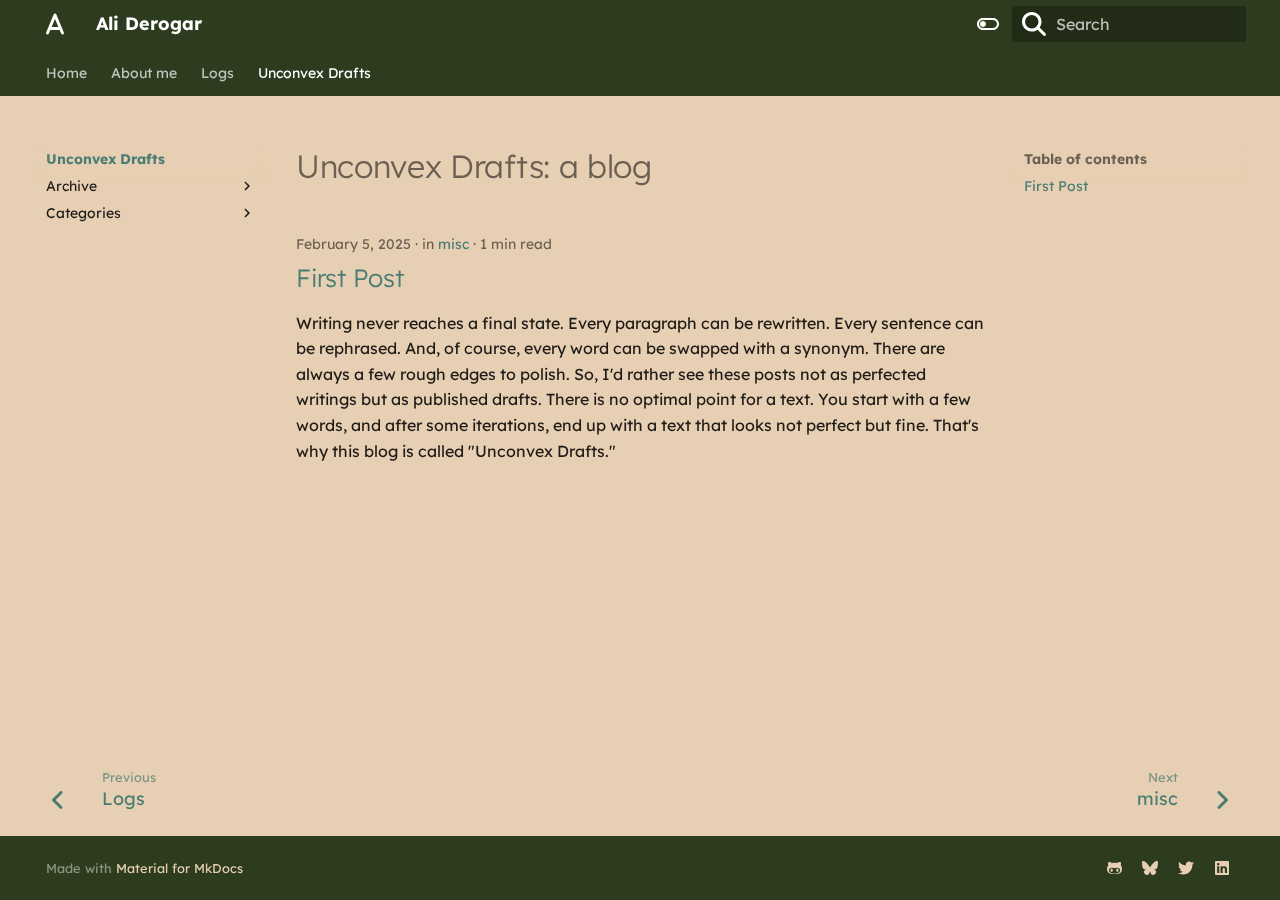
<file: Blog/index.html>
<!doctype html>
<html lang="en" class="no-js">
  <head>
    
      <meta charset="utf-8">
      <meta name="viewport" content="width=device-width,initial-scale=1">
      
      
      
        <link rel="canonical" href="https://aliderogar.com/Blog/">
      
      
        <link rel="prev" href="../logs/">
      
      
        <link rel="next" href="category/misc/">
      
      
      <link rel="icon" href="../assets/images/favicon/favicon.ico">
      <meta name="generator" content="mkdocs-1.6.1, mkdocs-material-9.6.7">
    
    
      
        <title>Unconvex Drafts - Ali Derogar</title>
      
    
    
      <link rel="stylesheet" href="../assets/stylesheets/main.8608ea7d.min.css">
      
        
        <link rel="stylesheet" href="../assets/stylesheets/palette.06af60db.min.css">
      
      


    
    
      
    
    
      
        
        
        <link rel="preconnect" href="https://fonts.gstatic.com" crossorigin>
        <link rel="stylesheet" href="https://fonts.googleapis.com/css?family=Lexend:300,300i,400,400i,700,700i%7CRoboto+Mono:400,400i,700,700i&display=fallback">
        <style>:root{--md-text-font:"Lexend";--md-code-font:"Roboto Mono"}</style>
      
    
    
      <link rel="stylesheet" href="../stylesheets/extra.css">
    
    <script>__md_scope=new URL("..",location),__md_hash=e=>[...e].reduce(((e,_)=>(e<<5)-e+_.charCodeAt(0)),0),__md_get=(e,_=localStorage,t=__md_scope)=>JSON.parse(_.getItem(t.pathname+"."+e)),__md_set=(e,_,t=localStorage,a=__md_scope)=>{try{t.setItem(a.pathname+"."+e,JSON.stringify(_))}catch(e){}}</script>
    
      

    
    
      
        <meta  property="og:type"  content="website" >
      
        <meta  property="og:title"  content="Unconvex Drafts - Ali Derogar" >
      
        <meta  property="og:description"  content="None" >
      
        <meta  property="og:image"  content="https://aliderogar.com/assets/images/social/Blog/index.png" >
      
        <meta  property="og:image:type"  content="image/png" >
      
        <meta  property="og:image:width"  content="1200" >
      
        <meta  property="og:image:height"  content="630" >
      
        <meta  property="og:url"  content="https://aliderogar.com/Blog/" >
      
        <meta  name="twitter:card"  content="summary_large_image" >
      
        <meta  name="twitter:title"  content="Unconvex Drafts - Ali Derogar" >
      
        <meta  name="twitter:description"  content="None" >
      
        <meta  name="twitter:image"  content="https://aliderogar.com/assets/images/social/Blog/index.png" >
      
    
    
  </head>
  
  
    
    
      
    
    
    
    
    <body dir="ltr" data-md-color-scheme="default" data-md-color-primary="custom" data-md-color-accent="custom">
  
    
    <input class="md-toggle" data-md-toggle="drawer" type="checkbox" id="__drawer" autocomplete="off">
    <input class="md-toggle" data-md-toggle="search" type="checkbox" id="__search" autocomplete="off">
    <label class="md-overlay" for="__drawer"></label>
    <div data-md-component="skip">
      
        
        <a href="#unconvex-drafts-a-blog" class="md-skip">
          Skip to content
        </a>
      
    </div>
    <div data-md-component="announce">
      
    </div>
    
    
      

<header class="md-header" data-md-component="header">
  <nav class="md-header__inner md-grid" aria-label="Header">
    <a href=".." title="Ali Derogar" class="md-header__button md-logo" aria-label="Ali Derogar" data-md-component="logo">
      
  
  <svg xmlns="http://www.w3.org/2000/svg" viewBox="0 0 384 512"><!--! Font Awesome Free 6.7.2 by @fontawesome - https://fontawesome.com License - https://fontawesome.com/license/free (Icons: CC BY 4.0, Fonts: SIL OFL 1.1, Code: MIT License) Copyright 2024 Fonticons, Inc.--><path d="M221.5 51.7C216.6 39.8 204.9 32 192 32s-24.6 7.8-29.5 19.7l-120 288-40 96c-6.8 16.3.9 35 17.2 41.8s35-.9 41.8-17.2L93.3 384h197.3l31.8 76.3c6.8 16.3 25.5 24 41.8 17.2s24-25.5 17.2-41.8l-40-96-120-288zM264 320H120l72-172.8z"/></svg>

    </a>
    <label class="md-header__button md-icon" for="__drawer">
      
      <svg xmlns="http://www.w3.org/2000/svg" viewBox="0 0 24 24"><path d="M3 6h18v2H3zm0 5h18v2H3zm0 5h18v2H3z"/></svg>
    </label>
    <div class="md-header__title" data-md-component="header-title">
      <div class="md-header__ellipsis">
        <div class="md-header__topic">
          <span class="md-ellipsis">
            Ali Derogar
          </span>
        </div>
        <div class="md-header__topic" data-md-component="header-topic">
          <span class="md-ellipsis">
            
              Unconvex Drafts
            
          </span>
        </div>
      </div>
    </div>
    
      
        <form class="md-header__option" data-md-component="palette">
  
    
    
    
    <input class="md-option" data-md-color-media="(prefers-color-scheme: light)" data-md-color-scheme="default" data-md-color-primary="custom" data-md-color-accent="custom"  aria-label="Switch to dark mode"  type="radio" name="__palette" id="__palette_0">
    
      <label class="md-header__button md-icon" title="Switch to dark mode" for="__palette_1" hidden>
        <svg xmlns="http://www.w3.org/2000/svg" viewBox="0 0 24 24"><path d="M17 6H7c-3.31 0-6 2.69-6 6s2.69 6 6 6h10c3.31 0 6-2.69 6-6s-2.69-6-6-6m0 10H7c-2.21 0-4-1.79-4-4s1.79-4 4-4h10c2.21 0 4 1.79 4 4s-1.79 4-4 4M7 9c-1.66 0-3 1.34-3 3s1.34 3 3 3 3-1.34 3-3-1.34-3-3-3"/></svg>
      </label>
    
  
    
    
    
    <input class="md-option" data-md-color-media="(prefers-color-scheme: dark)" data-md-color-scheme="slate" data-md-color-primary="custom" data-md-color-accent="custom"  aria-label="Switch to light mode"  type="radio" name="__palette" id="__palette_1">
    
      <label class="md-header__button md-icon" title="Switch to light mode" for="__palette_0" hidden>
        <svg xmlns="http://www.w3.org/2000/svg" viewBox="0 0 24 24"><path d="M17 7H7a5 5 0 0 0-5 5 5 5 0 0 0 5 5h10a5 5 0 0 0 5-5 5 5 0 0 0-5-5m0 8a3 3 0 0 1-3-3 3 3 0 0 1 3-3 3 3 0 0 1 3 3 3 3 0 0 1-3 3"/></svg>
      </label>
    
  
</form>
      
    
    
      <script>var palette=__md_get("__palette");if(palette&&palette.color){if("(prefers-color-scheme)"===palette.color.media){var media=matchMedia("(prefers-color-scheme: light)"),input=document.querySelector(media.matches?"[data-md-color-media='(prefers-color-scheme: light)']":"[data-md-color-media='(prefers-color-scheme: dark)']");palette.color.media=input.getAttribute("data-md-color-media"),palette.color.scheme=input.getAttribute("data-md-color-scheme"),palette.color.primary=input.getAttribute("data-md-color-primary"),palette.color.accent=input.getAttribute("data-md-color-accent")}for(var[key,value]of Object.entries(palette.color))document.body.setAttribute("data-md-color-"+key,value)}</script>
    
    
    
      <label class="md-header__button md-icon" for="__search">
        
        <svg xmlns="http://www.w3.org/2000/svg" viewBox="0 0 512 512"><!--! Font Awesome Free 6.7.2 by @fontawesome - https://fontawesome.com License - https://fontawesome.com/license/free (Icons: CC BY 4.0, Fonts: SIL OFL 1.1, Code: MIT License) Copyright 2024 Fonticons, Inc.--><path d="M416 208c0 45.9-14.9 88.3-40 122.7l126.6 126.7c12.5 12.5 12.5 32.8 0 45.3s-32.8 12.5-45.3 0L330.7 376c-34.4 25.2-76.8 40-122.7 40C93.1 416 0 322.9 0 208S93.1 0 208 0s208 93.1 208 208M208 352a144 144 0 1 0 0-288 144 144 0 1 0 0 288"/></svg>
      </label>
      <div class="md-search" data-md-component="search" role="dialog">
  <label class="md-search__overlay" for="__search"></label>
  <div class="md-search__inner" role="search">
    <form class="md-search__form" name="search">
      <input type="text" class="md-search__input" name="query" aria-label="Search" placeholder="Search" autocapitalize="off" autocorrect="off" autocomplete="off" spellcheck="false" data-md-component="search-query" required>
      <label class="md-search__icon md-icon" for="__search">
        
        <svg xmlns="http://www.w3.org/2000/svg" viewBox="0 0 512 512"><!--! Font Awesome Free 6.7.2 by @fontawesome - https://fontawesome.com License - https://fontawesome.com/license/free (Icons: CC BY 4.0, Fonts: SIL OFL 1.1, Code: MIT License) Copyright 2024 Fonticons, Inc.--><path d="M416 208c0 45.9-14.9 88.3-40 122.7l126.6 126.7c12.5 12.5 12.5 32.8 0 45.3s-32.8 12.5-45.3 0L330.7 376c-34.4 25.2-76.8 40-122.7 40C93.1 416 0 322.9 0 208S93.1 0 208 0s208 93.1 208 208M208 352a144 144 0 1 0 0-288 144 144 0 1 0 0 288"/></svg>
        
        <svg xmlns="http://www.w3.org/2000/svg" viewBox="0 0 320 512"><!--! Font Awesome Free 6.7.2 by @fontawesome - https://fontawesome.com License - https://fontawesome.com/license/free (Icons: CC BY 4.0, Fonts: SIL OFL 1.1, Code: MIT License) Copyright 2024 Fonticons, Inc.--><path d="M41.4 233.4c-12.5 12.5-12.5 32.8 0 45.3l160 160c12.5 12.5 32.8 12.5 45.3 0s12.5-32.8 0-45.3L109.3 256l137.3-137.4c12.5-12.5 12.5-32.8 0-45.3s-32.8-12.5-45.3 0l-160 160z"/></svg>
      </label>
      <nav class="md-search__options" aria-label="Search">
        
        <button type="reset" class="md-search__icon md-icon" title="Clear" aria-label="Clear" tabindex="-1">
          
          <svg xmlns="http://www.w3.org/2000/svg" viewBox="0 0 24 24"><path d="M19 6.41 17.59 5 12 10.59 6.41 5 5 6.41 10.59 12 5 17.59 6.41 19 12 13.41 17.59 19 19 17.59 13.41 12z"/></svg>
        </button>
      </nav>
      
        <div class="md-search__suggest" data-md-component="search-suggest"></div>
      
    </form>
    <div class="md-search__output">
      <div class="md-search__scrollwrap" tabindex="0" data-md-scrollfix>
        <div class="md-search-result" data-md-component="search-result">
          <div class="md-search-result__meta">
            Initializing search
          </div>
          <ol class="md-search-result__list" role="presentation"></ol>
        </div>
      </div>
    </div>
  </div>
</div>
    
    
  </nav>
  
</header>
    
    <div class="md-container" data-md-component="container">
      
      
        
          
            
<nav class="md-tabs" aria-label="Tabs" data-md-component="tabs">
  <div class="md-grid">
    <ul class="md-tabs__list">
      
        
  
  
  
    <li class="md-tabs__item">
      <a href=".." class="md-tabs__link">
        
  
    
  
  Home

      </a>
    </li>
  

      
        
  
  
  
    <li class="md-tabs__item">
      <a href="../about-me/" class="md-tabs__link">
        
  
    
  
  About me

      </a>
    </li>
  

      
        
  
  
  
    <li class="md-tabs__item">
      <a href="../logs/" class="md-tabs__link">
        
  
    
  
  Logs

      </a>
    </li>
  

      
        
  
  
    
  
  
    
    
      <li class="md-tabs__item md-tabs__item--active">
        <a href="./" class="md-tabs__link">
          
  
    
  
  Unconvex Drafts

        </a>
      </li>
    
  

      
    </ul>
  </div>
</nav>
          
        
      
      <main class="md-main" data-md-component="main">
        <div class="md-main__inner md-grid">
          
            
              
              <div class="md-sidebar md-sidebar--primary" data-md-component="sidebar" data-md-type="navigation" >
                <div class="md-sidebar__scrollwrap">
                  <div class="md-sidebar__inner">
                    


  


<nav class="md-nav md-nav--primary md-nav--lifted" aria-label="Navigation" data-md-level="0">
  <label class="md-nav__title" for="__drawer">
    <a href=".." title="Ali Derogar" class="md-nav__button md-logo" aria-label="Ali Derogar" data-md-component="logo">
      
  
  <svg xmlns="http://www.w3.org/2000/svg" viewBox="0 0 384 512"><!--! Font Awesome Free 6.7.2 by @fontawesome - https://fontawesome.com License - https://fontawesome.com/license/free (Icons: CC BY 4.0, Fonts: SIL OFL 1.1, Code: MIT License) Copyright 2024 Fonticons, Inc.--><path d="M221.5 51.7C216.6 39.8 204.9 32 192 32s-24.6 7.8-29.5 19.7l-120 288-40 96c-6.8 16.3.9 35 17.2 41.8s35-.9 41.8-17.2L93.3 384h197.3l31.8 76.3c6.8 16.3 25.5 24 41.8 17.2s24-25.5 17.2-41.8l-40-96-120-288zM264 320H120l72-172.8z"/></svg>

    </a>
    Ali Derogar
  </label>
  
  <ul class="md-nav__list" data-md-scrollfix>
    
      
      
  
  
  
  
    <li class="md-nav__item">
      <a href=".." class="md-nav__link">
        
  
  <span class="md-ellipsis">
    Home
    
  </span>
  

      </a>
    </li>
  

    
      
      
  
  
  
  
    <li class="md-nav__item">
      <a href="../about-me/" class="md-nav__link">
        
  
  <span class="md-ellipsis">
    About me
    
  </span>
  

      </a>
    </li>
  

    
      
      
  
  
  
  
    <li class="md-nav__item">
      <a href="../logs/" class="md-nav__link">
        
  
  <span class="md-ellipsis">
    Logs
    
  </span>
  

      </a>
    </li>
  

    
      
      
  
  
    
  
  
  
    
    
      
        
          
        
      
        
      
        
      
    
    
      
        
        
      
      
    
    
    <li class="md-nav__item md-nav__item--active md-nav__item--section md-nav__item--nested">
      
        
        
        <input class="md-nav__toggle md-toggle " type="checkbox" id="__nav_4" checked>
        
          
          
          <div class="md-nav__link md-nav__container">
            <a href="./" class="md-nav__link md-nav__link--active">
              
  
  <span class="md-ellipsis">
    Unconvex Drafts
    
  </span>
  

            </a>
            
              
              <label class="md-nav__link md-nav__link--active" for="__nav_4" id="__nav_4_label" tabindex="">
                <span class="md-nav__icon md-icon"></span>
              </label>
            
          </div>
        
        <nav class="md-nav" data-md-level="1" aria-labelledby="__nav_4_label" aria-expanded="true">
          <label class="md-nav__title" for="__nav_4">
            <span class="md-nav__icon md-icon"></span>
            Unconvex Drafts
          </label>
          <ul class="md-nav__list" data-md-scrollfix>
            
              
            
              
                
  
  
  
  
    
    
      
        
      
    
    
      
      
    
    
    <li class="md-nav__item md-nav__item--nested">
      
        
        
        <input class="md-nav__toggle md-toggle " type="checkbox" id="__nav_4_2" >
        
          
          <label class="md-nav__link" for="__nav_4_2" id="__nav_4_2_label" tabindex="0">
            
  
  <span class="md-ellipsis">
    Archive
    
  </span>
  

            <span class="md-nav__icon md-icon"></span>
          </label>
        
        <nav class="md-nav" data-md-level="2" aria-labelledby="__nav_4_2_label" aria-expanded="false">
          <label class="md-nav__title" for="__nav_4_2">
            <span class="md-nav__icon md-icon"></span>
            Archive
          </label>
          <ul class="md-nav__list" data-md-scrollfix>
            
              
                
  
  
  
    
  
  
    <li class="md-nav__item">
      <a href="archive/2025/" class="md-nav__link">
        
  
  <span class="md-ellipsis">
    2025
    
  </span>
  

      </a>
    </li>
  

              
            
          </ul>
        </nav>
      
    </li>
  

              
            
              
                
  
  
  
  
    
    
      
        
      
    
    
      
      
    
    
    <li class="md-nav__item md-nav__item--nested">
      
        
        
        <input class="md-nav__toggle md-toggle " type="checkbox" id="__nav_4_3" >
        
          
          <label class="md-nav__link" for="__nav_4_3" id="__nav_4_3_label" tabindex="0">
            
  
  <span class="md-ellipsis">
    Categories
    
  </span>
  

            <span class="md-nav__icon md-icon"></span>
          </label>
        
        <nav class="md-nav" data-md-level="2" aria-labelledby="__nav_4_3_label" aria-expanded="false">
          <label class="md-nav__title" for="__nav_4_3">
            <span class="md-nav__icon md-icon"></span>
            Categories
          </label>
          <ul class="md-nav__list" data-md-scrollfix>
            
              
                
  
  
  
    
  
  
    <li class="md-nav__item">
      <a href="category/misc/" class="md-nav__link">
        
  
  <span class="md-ellipsis">
    misc
    
  </span>
  

      </a>
    </li>
  

              
            
          </ul>
        </nav>
      
    </li>
  

              
            
          </ul>
        </nav>
      
    </li>
  

    
  </ul>
</nav>
                  </div>
                </div>
              </div>
            
            
              
              <div class="md-sidebar md-sidebar--secondary" data-md-component="sidebar" data-md-type="toc" >
                <div class="md-sidebar__scrollwrap">
                  <div class="md-sidebar__inner">
                    

<nav class="md-nav md-nav--secondary" aria-label="Table of contents">
  
  
  
    
  
  
    <label class="md-nav__title" for="__toc">
      <span class="md-nav__icon md-icon"></span>
      Table of contents
    </label>
    <ul class="md-nav__list" data-md-component="toc" data-md-scrollfix>
      
        <li class="md-nav__item">
  <a href="#first-post" class="md-nav__link">
    <span class="md-ellipsis">
      First Post
    </span>
  </a>
  
</li>
      
    </ul>
  
</nav>
                  </div>
                </div>
              </div>
            
          
          
  <div class="md-content" data-md-component="content">
    <div class="md-content__inner">
      <header class="md-typeset">
        <h1 id="unconvex-drafts-a-blog">Unconvex Drafts: a blog</h1>
      </header>
      
        <article class="md-post md-post--excerpt">
  <header class="md-post__header">
    
    <div class="md-post__meta md-meta">
      <ul class="md-meta__list">
        <li class="md-meta__item">
          <time datetime="2025-02-05 00:00:00+00:00">February 5, 2025</time></li>
        
          <li class="md-meta__item">
            in
            
              <a href="category/misc/" class="md-meta__link">misc</a></li>
        
        
          
          <li class="md-meta__item">
            
              1 min read
            
          </li>
        
      </ul>
      
    </div>
  </header>
  <div class="md-post__content md-typeset">
    <h2 id="first-post"><a class="toclink" href="2025/and-yet-to-times-in-hope-my-verse-shall-stand/">First Post</a></h2>
<p>Writing never reaches a final state. Every paragraph can be rewritten. Every sentence can be rephrased. And, of course, every word can be swapped with a synonym. There are always a few rough edges to polish. So, I'd rather see these posts not as perfected writings but as published drafts. There is no optimal point for a text. You start with a few words, and after some iterations, end up with a text that looks not perfect but fine. That's why this blog is called "Unconvex Drafts."</p>
    
  </div>
</article>
      
      
        
          



<nav class="md-pagination">
  
</nav>
        
      
    </div>
  </div>

          
<script>var target=document.getElementById(location.hash.slice(1));target&&target.name&&(target.checked=target.name.startsWith("__tabbed_"))</script>
        </div>
        
          <button type="button" class="md-top md-icon" data-md-component="top" hidden>
  
  <svg xmlns="http://www.w3.org/2000/svg" viewBox="0 0 24 24"><path d="M13 20h-2V8l-5.5 5.5-1.42-1.42L12 4.16l7.92 7.92-1.42 1.42L13 8z"/></svg>
  Back to top
</button>
        
      </main>
      
        <footer class="md-footer">
  
    
      
      <nav class="md-footer__inner md-grid" aria-label="Footer" >
        
          
          <a href="../logs/" class="md-footer__link md-footer__link--prev" aria-label="Previous: Logs">
            <div class="md-footer__button md-icon">
              
              <svg xmlns="http://www.w3.org/2000/svg" viewBox="0 0 320 512"><!--! Font Awesome Free 6.7.2 by @fontawesome - https://fontawesome.com License - https://fontawesome.com/license/free (Icons: CC BY 4.0, Fonts: SIL OFL 1.1, Code: MIT License) Copyright 2024 Fonticons, Inc.--><path d="M41.4 233.4c-12.5 12.5-12.5 32.8 0 45.3l160 160c12.5 12.5 32.8 12.5 45.3 0s12.5-32.8 0-45.3L109.3 256l137.3-137.4c12.5-12.5 12.5-32.8 0-45.3s-32.8-12.5-45.3 0l-160 160z"/></svg>
            </div>
            <div class="md-footer__title">
              <span class="md-footer__direction">
                Previous
              </span>
              <div class="md-ellipsis">
                Logs
              </div>
            </div>
          </a>
        
        
          
          <a href="category/misc/" class="md-footer__link md-footer__link--next" aria-label="Next: misc">
            <div class="md-footer__title">
              <span class="md-footer__direction">
                Next
              </span>
              <div class="md-ellipsis">
                misc
              </div>
            </div>
            <div class="md-footer__button md-icon">
              
              <svg xmlns="http://www.w3.org/2000/svg" viewBox="0 0 320 512"><!--! Font Awesome Free 6.7.2 by @fontawesome - https://fontawesome.com License - https://fontawesome.com/license/free (Icons: CC BY 4.0, Fonts: SIL OFL 1.1, Code: MIT License) Copyright 2024 Fonticons, Inc.--><path d="M278.6 233.4c12.5 12.5 12.5 32.8 0 45.3l-160 160c-12.5 12.5-32.8 12.5-45.3 0s-12.5-32.8 0-45.3L210.7 256 73.4 118.6c-12.5-12.5-12.5-32.8 0-45.3s32.8-12.5 45.3 0l160 160z"/></svg>
            </div>
          </a>
        
      </nav>
    
  
  <div class="md-footer-meta md-typeset">
    <div class="md-footer-meta__inner md-grid">
      <div class="md-copyright">
  
  
    Made with
    <a href="https://squidfunk.github.io/mkdocs-material/" target="_blank" rel="noopener">
      Material for MkDocs
    </a>
  
</div>
      
        <div class="md-social">
  
    
    
    
    
      
      
    
    <a href="https://github.com/alidrgr" target="_blank" rel="noopener" title="github.com" class="md-social__link">
      <svg xmlns="http://www.w3.org/2000/svg" viewBox="0 0 480 512"><!--! Font Awesome Free 6.7.2 by @fontawesome - https://fontawesome.com License - https://fontawesome.com/license/free (Icons: CC BY 4.0, Fonts: SIL OFL 1.1, Code: MIT License) Copyright 2024 Fonticons, Inc.--><path d="M186.1 328.7c0 20.9-10.9 55.1-36.7 55.1s-36.7-34.2-36.7-55.1 10.9-55.1 36.7-55.1 36.7 34.2 36.7 55.1M480 278.2c0 31.9-3.2 65.7-17.5 95-37.9 76.6-142.1 74.8-216.7 74.8-75.8 0-186.2 2.7-225.6-74.8-14.6-29-20.2-63.1-20.2-95 0-41.9 13.9-81.5 41.5-113.6-5.2-15.8-7.7-32.4-7.7-48.8 0-21.5 4.9-32.3 14.6-51.8 45.3 0 74.3 9 108.8 36 29-6.9 58.8-10 88.7-10 27 0 54.2 2.9 80.4 9.2 34-26.7 63-35.2 107.8-35.2 9.8 19.5 14.6 30.3 14.6 51.8 0 16.4-2.6 32.7-7.7 48.2 27.5 32.4 39 72.3 39 114.2m-64.3 50.5c0-43.9-26.7-82.6-73.5-82.6-18.9 0-37 3.4-56 6-14.9 2.3-29.8 3.2-45.1 3.2-15.2 0-30.1-.9-45.1-3.2-18.7-2.6-37-6-56-6-46.8 0-73.5 38.7-73.5 82.6 0 87.8 80.4 101.3 150.4 101.3h48.2c70.3 0 150.6-13.4 150.6-101.3m-82.6-55.1c-25.8 0-36.7 34.2-36.7 55.1s10.9 55.1 36.7 55.1 36.7-34.2 36.7-55.1-10.9-55.1-36.7-55.1"/></svg>
    </a>
  
    
    
    
    
      
      
    
    <a href="https://bsky.app/profile/alidrgr.bsky.social" target="_blank" rel="noopener" title="bsky.app" class="md-social__link">
      <svg xmlns="http://www.w3.org/2000/svg" viewBox="0 0 512 512"><!--! Font Awesome Free 6.7.2 by @fontawesome - https://fontawesome.com License - https://fontawesome.com/license/free (Icons: CC BY 4.0, Fonts: SIL OFL 1.1, Code: MIT License) Copyright 2024 Fonticons, Inc.--><path d="M111.8 62.2C170.2 105.9 233 194.7 256 242.4c23-47.6 85.8-136.4 144.2-180.2 42.1-31.6 110.3-56 110.3 21.8 0 15.5-8.9 130.5-14.1 149.2-18.2 64.8-84.4 81.4-143.3 71.3C456 322 482.2 380 425.6 438c-107.4 110.2-154.3-27.6-166.3-62.9-1.7-4.9-2.6-7.8-3.3-7.8s-1.6 3-3.3 7.8c-12 35.3-59 173.1-166.3 62.9-56.5-58-30.4-116 72.5-133.5C100 314.6 33.8 298 15.7 233.1 10.4 214.4 1.5 99.4 1.5 83.9c0-77.8 68.2-53.4 110.3-21.8z"/></svg>
    </a>
  
    
    
    
    
      
      
    
    <a href="https://twitter.com/alidrgr" target="_blank" rel="noopener" title="twitter.com" class="md-social__link">
      <svg xmlns="http://www.w3.org/2000/svg" viewBox="0 0 512 512"><!--! Font Awesome Free 6.7.2 by @fontawesome - https://fontawesome.com License - https://fontawesome.com/license/free (Icons: CC BY 4.0, Fonts: SIL OFL 1.1, Code: MIT License) Copyright 2024 Fonticons, Inc.--><path d="M459.37 151.716c.325 4.548.325 9.097.325 13.645 0 138.72-105.583 298.558-298.558 298.558-59.452 0-114.68-17.219-161.137-47.106 8.447.974 16.568 1.299 25.34 1.299 49.055 0 94.213-16.568 130.274-44.832-46.132-.975-84.792-31.188-98.112-72.772 6.498.974 12.995 1.624 19.818 1.624 9.421 0 18.843-1.3 27.614-3.573-48.081-9.747-84.143-51.98-84.143-102.985v-1.299c13.969 7.797 30.214 12.67 47.431 13.319-28.264-18.843-46.781-51.005-46.781-87.391 0-19.492 5.197-37.36 14.294-52.954 51.655 63.675 129.3 105.258 216.365 109.807-1.624-7.797-2.599-15.918-2.599-24.04 0-57.828 46.782-104.934 104.934-104.934 30.213 0 57.502 12.67 76.67 33.137 23.715-4.548 46.456-13.32 66.599-25.34-7.798 24.366-24.366 44.833-46.132 57.827 21.117-2.273 41.584-8.122 60.426-16.243-14.292 20.791-32.161 39.308-52.628 54.253"/></svg>
    </a>
  
    
    
    
    
      
      
    
    <a href="https://linkedin.com/in/derogar" target="_blank" rel="noopener" title="linkedin.com" class="md-social__link">
      <svg xmlns="http://www.w3.org/2000/svg" viewBox="0 0 448 512"><!--! Font Awesome Free 6.7.2 by @fontawesome - https://fontawesome.com License - https://fontawesome.com/license/free (Icons: CC BY 4.0, Fonts: SIL OFL 1.1, Code: MIT License) Copyright 2024 Fonticons, Inc.--><path d="M416 32H31.9C14.3 32 0 46.5 0 64.3v383.4C0 465.5 14.3 480 31.9 480H416c17.6 0 32-14.5 32-32.3V64.3c0-17.8-14.4-32.3-32-32.3M135.4 416H69V202.2h66.5V416zm-33.2-243c-21.3 0-38.5-17.3-38.5-38.5S80.9 96 102.2 96c21.2 0 38.5 17.3 38.5 38.5 0 21.3-17.2 38.5-38.5 38.5m282.1 243h-66.4V312c0-24.8-.5-56.7-34.5-56.7-34.6 0-39.9 27-39.9 54.9V416h-66.4V202.2h63.7v29.2h.9c8.9-16.8 30.6-34.5 62.9-34.5 67.2 0 79.7 44.3 79.7 101.9z"/></svg>
    </a>
  
</div>
      
    </div>
  </div>
</footer>
      
    </div>
    <div class="md-dialog" data-md-component="dialog">
      <div class="md-dialog__inner md-typeset"></div>
    </div>
    
    
    <script id="__config" type="application/json">{"base": "..", "features": ["navigation.instant", "navigation.tabs", "navigation.path", "navigation.indexes", "navigation.top", "navigation.footer", "toc.follow", "search.suggest"], "search": "../assets/javascripts/workers/search.f8cc74c7.min.js", "translations": {"clipboard.copied": "Copied to clipboard", "clipboard.copy": "Copy to clipboard", "search.result.more.one": "1 more on this page", "search.result.more.other": "# more on this page", "search.result.none": "No matching documents", "search.result.one": "1 matching document", "search.result.other": "# matching documents", "search.result.placeholder": "Type to start searching", "search.result.term.missing": "Missing", "select.version": "Select version"}}</script>
    
    
      <script src="../assets/javascripts/bundle.c8b220af.min.js"></script>
      
    
  </body>
</html>
</file>
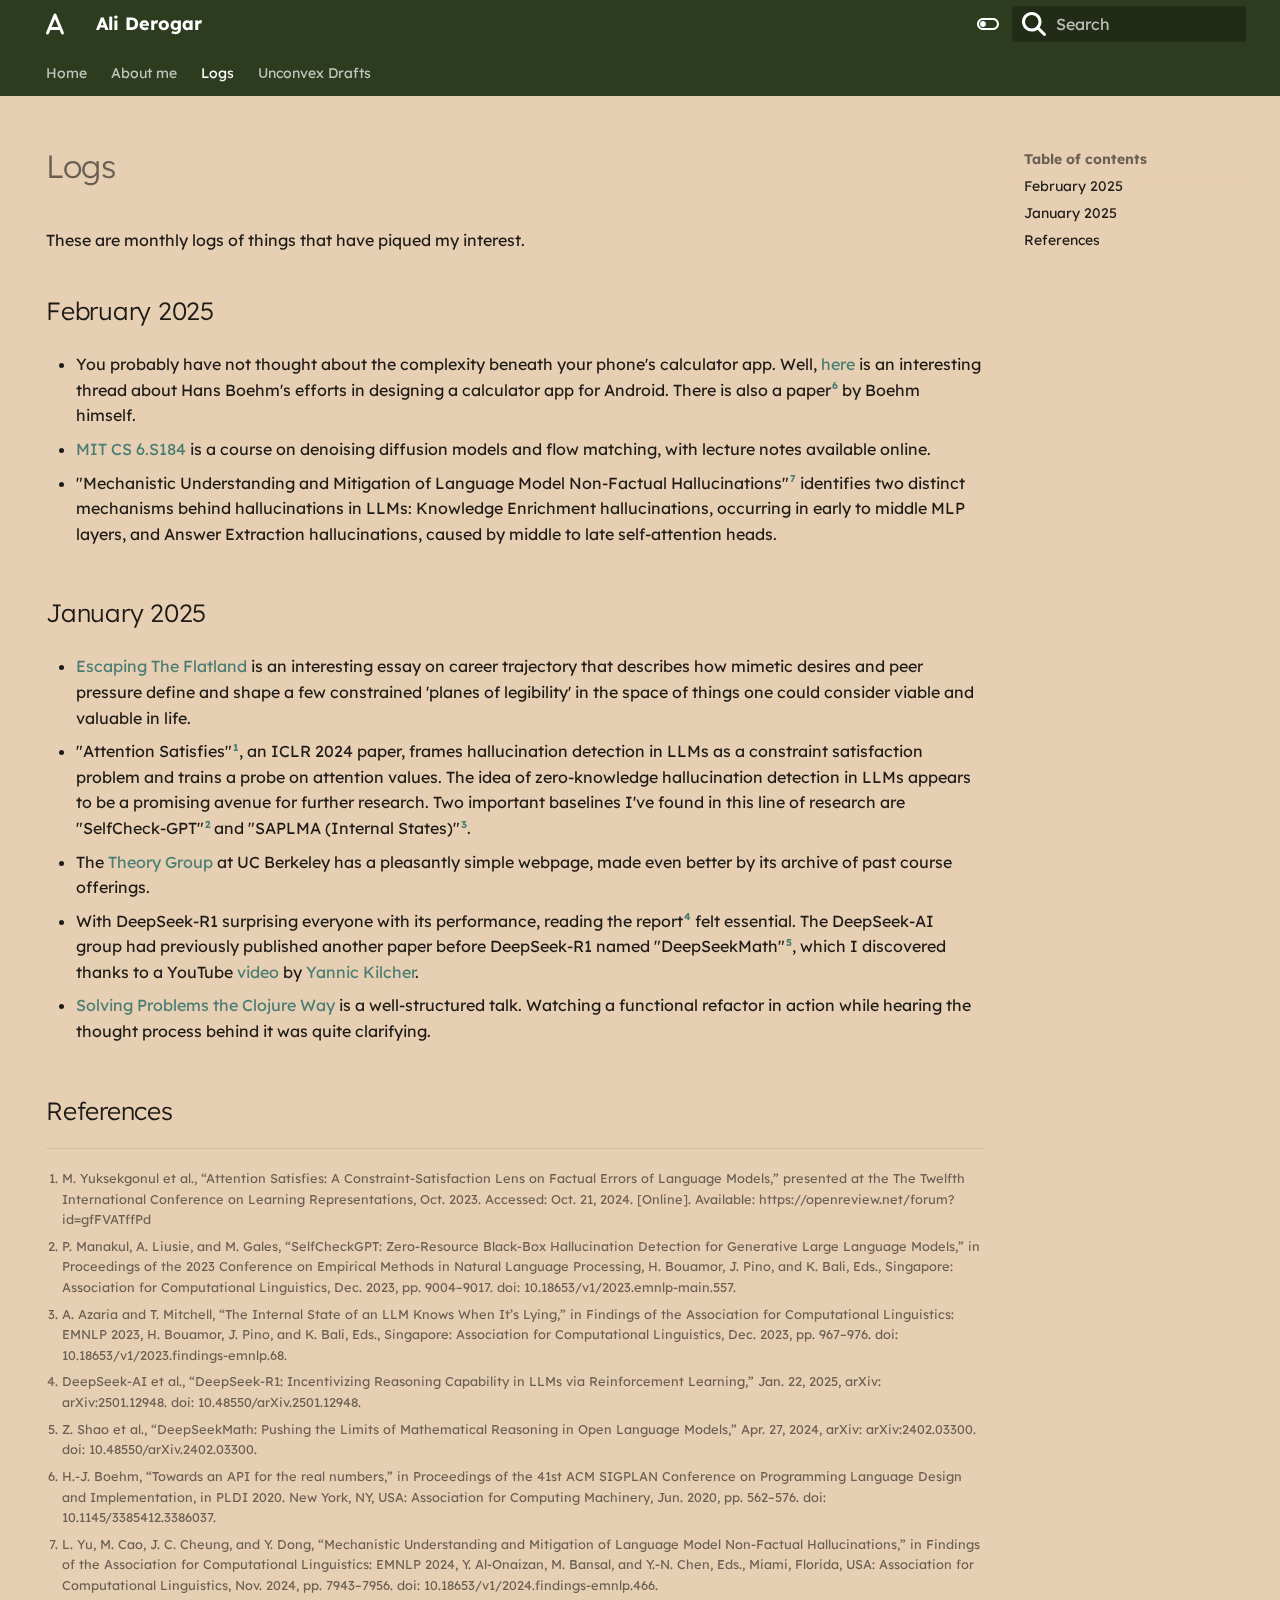
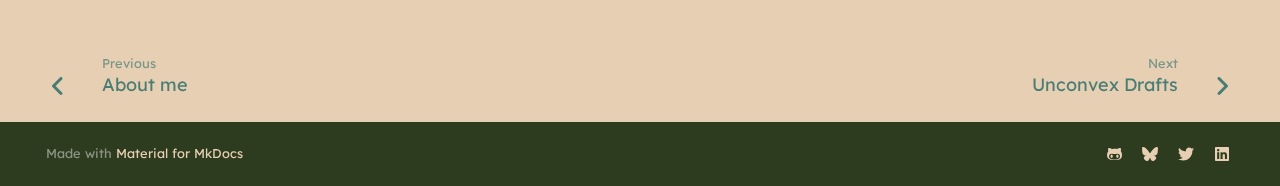
<file: logs/index.html>
<!doctype html>
<html lang="en" class="no-js">
  <head>
    
      <meta charset="utf-8">
      <meta name="viewport" content="width=device-width,initial-scale=1">
      
      
      
        <link rel="canonical" href="https://aliderogar.com/logs/">
      
      
        <link rel="prev" href="../about-me/">
      
      
        <link rel="next" href="../Blog/">
      
      
      <link rel="icon" href="../assets/images/favicon/favicon.ico">
      <meta name="generator" content="mkdocs-1.6.1, mkdocs-material-9.6.7">
    
    
      
        <title>Monthly Logs - Ali Derogar</title>
      
    
    
      <link rel="stylesheet" href="../assets/stylesheets/main.8608ea7d.min.css">
      
        
        <link rel="stylesheet" href="../assets/stylesheets/palette.06af60db.min.css">
      
      


    
    
      
    
    
      
        
        
        <link rel="preconnect" href="https://fonts.gstatic.com" crossorigin>
        <link rel="stylesheet" href="https://fonts.googleapis.com/css?family=Lexend:300,300i,400,400i,700,700i%7CRoboto+Mono:400,400i,700,700i&display=fallback">
        <style>:root{--md-text-font:"Lexend";--md-code-font:"Roboto Mono"}</style>
      
    
    
      <link rel="stylesheet" href="../stylesheets/extra.css">
    
    <script>__md_scope=new URL("..",location),__md_hash=e=>[...e].reduce(((e,_)=>(e<<5)-e+_.charCodeAt(0)),0),__md_get=(e,_=localStorage,t=__md_scope)=>JSON.parse(_.getItem(t.pathname+"."+e)),__md_set=(e,_,t=localStorage,a=__md_scope)=>{try{t.setItem(a.pathname+"."+e,JSON.stringify(_))}catch(e){}}</script>
    
      

    
    
      
        <meta  property="og:type"  content="website" >
      
        <meta  property="og:title"  content="Monthly Logs - Ali Derogar" >
      
        <meta  property="og:description"  content="None" >
      
        <meta  property="og:image"  content="https://aliderogar.com/assets/images/social/logs.png" >
      
        <meta  property="og:image:type"  content="image/png" >
      
        <meta  property="og:image:width"  content="1200" >
      
        <meta  property="og:image:height"  content="630" >
      
        <meta  property="og:url"  content="https://aliderogar.com/logs/" >
      
        <meta  name="twitter:card"  content="summary_large_image" >
      
        <meta  name="twitter:title"  content="Monthly Logs - Ali Derogar" >
      
        <meta  name="twitter:description"  content="None" >
      
        <meta  name="twitter:image"  content="https://aliderogar.com/assets/images/social/logs.png" >
      
    
    
  </head>
  
  
    
    
      
    
    
    
    
    <body dir="ltr" data-md-color-scheme="default" data-md-color-primary="custom" data-md-color-accent="custom">
  
    
    <input class="md-toggle" data-md-toggle="drawer" type="checkbox" id="__drawer" autocomplete="off">
    <input class="md-toggle" data-md-toggle="search" type="checkbox" id="__search" autocomplete="off">
    <label class="md-overlay" for="__drawer"></label>
    <div data-md-component="skip">
      
        
        <a href="#logs" class="md-skip">
          Skip to content
        </a>
      
    </div>
    <div data-md-component="announce">
      
    </div>
    
    
      

<header class="md-header" data-md-component="header">
  <nav class="md-header__inner md-grid" aria-label="Header">
    <a href=".." title="Ali Derogar" class="md-header__button md-logo" aria-label="Ali Derogar" data-md-component="logo">
      
  
  <svg xmlns="http://www.w3.org/2000/svg" viewBox="0 0 384 512"><!--! Font Awesome Free 6.7.2 by @fontawesome - https://fontawesome.com License - https://fontawesome.com/license/free (Icons: CC BY 4.0, Fonts: SIL OFL 1.1, Code: MIT License) Copyright 2024 Fonticons, Inc.--><path d="M221.5 51.7C216.6 39.8 204.9 32 192 32s-24.6 7.8-29.5 19.7l-120 288-40 96c-6.8 16.3.9 35 17.2 41.8s35-.9 41.8-17.2L93.3 384h197.3l31.8 76.3c6.8 16.3 25.5 24 41.8 17.2s24-25.5 17.2-41.8l-40-96-120-288zM264 320H120l72-172.8z"/></svg>

    </a>
    <label class="md-header__button md-icon" for="__drawer">
      
      <svg xmlns="http://www.w3.org/2000/svg" viewBox="0 0 24 24"><path d="M3 6h18v2H3zm0 5h18v2H3zm0 5h18v2H3z"/></svg>
    </label>
    <div class="md-header__title" data-md-component="header-title">
      <div class="md-header__ellipsis">
        <div class="md-header__topic">
          <span class="md-ellipsis">
            Ali Derogar
          </span>
        </div>
        <div class="md-header__topic" data-md-component="header-topic">
          <span class="md-ellipsis">
            
              Monthly Logs
            
          </span>
        </div>
      </div>
    </div>
    
      
        <form class="md-header__option" data-md-component="palette">
  
    
    
    
    <input class="md-option" data-md-color-media="(prefers-color-scheme: light)" data-md-color-scheme="default" data-md-color-primary="custom" data-md-color-accent="custom"  aria-label="Switch to dark mode"  type="radio" name="__palette" id="__palette_0">
    
      <label class="md-header__button md-icon" title="Switch to dark mode" for="__palette_1" hidden>
        <svg xmlns="http://www.w3.org/2000/svg" viewBox="0 0 24 24"><path d="M17 6H7c-3.31 0-6 2.69-6 6s2.69 6 6 6h10c3.31 0 6-2.69 6-6s-2.69-6-6-6m0 10H7c-2.21 0-4-1.79-4-4s1.79-4 4-4h10c2.21 0 4 1.79 4 4s-1.79 4-4 4M7 9c-1.66 0-3 1.34-3 3s1.34 3 3 3 3-1.34 3-3-1.34-3-3-3"/></svg>
      </label>
    
  
    
    
    
    <input class="md-option" data-md-color-media="(prefers-color-scheme: dark)" data-md-color-scheme="slate" data-md-color-primary="custom" data-md-color-accent="custom"  aria-label="Switch to light mode"  type="radio" name="__palette" id="__palette_1">
    
      <label class="md-header__button md-icon" title="Switch to light mode" for="__palette_0" hidden>
        <svg xmlns="http://www.w3.org/2000/svg" viewBox="0 0 24 24"><path d="M17 7H7a5 5 0 0 0-5 5 5 5 0 0 0 5 5h10a5 5 0 0 0 5-5 5 5 0 0 0-5-5m0 8a3 3 0 0 1-3-3 3 3 0 0 1 3-3 3 3 0 0 1 3 3 3 3 0 0 1-3 3"/></svg>
      </label>
    
  
</form>
      
    
    
      <script>var palette=__md_get("__palette");if(palette&&palette.color){if("(prefers-color-scheme)"===palette.color.media){var media=matchMedia("(prefers-color-scheme: light)"),input=document.querySelector(media.matches?"[data-md-color-media='(prefers-color-scheme: light)']":"[data-md-color-media='(prefers-color-scheme: dark)']");palette.color.media=input.getAttribute("data-md-color-media"),palette.color.scheme=input.getAttribute("data-md-color-scheme"),palette.color.primary=input.getAttribute("data-md-color-primary"),palette.color.accent=input.getAttribute("data-md-color-accent")}for(var[key,value]of Object.entries(palette.color))document.body.setAttribute("data-md-color-"+key,value)}</script>
    
    
    
      <label class="md-header__button md-icon" for="__search">
        
        <svg xmlns="http://www.w3.org/2000/svg" viewBox="0 0 512 512"><!--! Font Awesome Free 6.7.2 by @fontawesome - https://fontawesome.com License - https://fontawesome.com/license/free (Icons: CC BY 4.0, Fonts: SIL OFL 1.1, Code: MIT License) Copyright 2024 Fonticons, Inc.--><path d="M416 208c0 45.9-14.9 88.3-40 122.7l126.6 126.7c12.5 12.5 12.5 32.8 0 45.3s-32.8 12.5-45.3 0L330.7 376c-34.4 25.2-76.8 40-122.7 40C93.1 416 0 322.9 0 208S93.1 0 208 0s208 93.1 208 208M208 352a144 144 0 1 0 0-288 144 144 0 1 0 0 288"/></svg>
      </label>
      <div class="md-search" data-md-component="search" role="dialog">
  <label class="md-search__overlay" for="__search"></label>
  <div class="md-search__inner" role="search">
    <form class="md-search__form" name="search">
      <input type="text" class="md-search__input" name="query" aria-label="Search" placeholder="Search" autocapitalize="off" autocorrect="off" autocomplete="off" spellcheck="false" data-md-component="search-query" required>
      <label class="md-search__icon md-icon" for="__search">
        
        <svg xmlns="http://www.w3.org/2000/svg" viewBox="0 0 512 512"><!--! Font Awesome Free 6.7.2 by @fontawesome - https://fontawesome.com License - https://fontawesome.com/license/free (Icons: CC BY 4.0, Fonts: SIL OFL 1.1, Code: MIT License) Copyright 2024 Fonticons, Inc.--><path d="M416 208c0 45.9-14.9 88.3-40 122.7l126.6 126.7c12.5 12.5 12.5 32.8 0 45.3s-32.8 12.5-45.3 0L330.7 376c-34.4 25.2-76.8 40-122.7 40C93.1 416 0 322.9 0 208S93.1 0 208 0s208 93.1 208 208M208 352a144 144 0 1 0 0-288 144 144 0 1 0 0 288"/></svg>
        
        <svg xmlns="http://www.w3.org/2000/svg" viewBox="0 0 320 512"><!--! Font Awesome Free 6.7.2 by @fontawesome - https://fontawesome.com License - https://fontawesome.com/license/free (Icons: CC BY 4.0, Fonts: SIL OFL 1.1, Code: MIT License) Copyright 2024 Fonticons, Inc.--><path d="M41.4 233.4c-12.5 12.5-12.5 32.8 0 45.3l160 160c12.5 12.5 32.8 12.5 45.3 0s12.5-32.8 0-45.3L109.3 256l137.3-137.4c12.5-12.5 12.5-32.8 0-45.3s-32.8-12.5-45.3 0l-160 160z"/></svg>
      </label>
      <nav class="md-search__options" aria-label="Search">
        
        <button type="reset" class="md-search__icon md-icon" title="Clear" aria-label="Clear" tabindex="-1">
          
          <svg xmlns="http://www.w3.org/2000/svg" viewBox="0 0 24 24"><path d="M19 6.41 17.59 5 12 10.59 6.41 5 5 6.41 10.59 12 5 17.59 6.41 19 12 13.41 17.59 19 19 17.59 13.41 12z"/></svg>
        </button>
      </nav>
      
        <div class="md-search__suggest" data-md-component="search-suggest"></div>
      
    </form>
    <div class="md-search__output">
      <div class="md-search__scrollwrap" tabindex="0" data-md-scrollfix>
        <div class="md-search-result" data-md-component="search-result">
          <div class="md-search-result__meta">
            Initializing search
          </div>
          <ol class="md-search-result__list" role="presentation"></ol>
        </div>
      </div>
    </div>
  </div>
</div>
    
    
  </nav>
  
</header>
    
    <div class="md-container" data-md-component="container">
      
      
        
          
            
<nav class="md-tabs" aria-label="Tabs" data-md-component="tabs">
  <div class="md-grid">
    <ul class="md-tabs__list">
      
        
  
  
  
    <li class="md-tabs__item">
      <a href=".." class="md-tabs__link">
        
  
    
  
  Home

      </a>
    </li>
  

      
        
  
  
  
    <li class="md-tabs__item">
      <a href="../about-me/" class="md-tabs__link">
        
  
    
  
  About me

      </a>
    </li>
  

      
        
  
  
    
  
  
    <li class="md-tabs__item md-tabs__item--active">
      <a href="./" class="md-tabs__link">
        
  
    
  
  Logs

      </a>
    </li>
  

      
        
  
  
  
    
    
      <li class="md-tabs__item">
        <a href="../Blog/" class="md-tabs__link">
          
  
    
  
  Unconvex Drafts

        </a>
      </li>
    
  

      
    </ul>
  </div>
</nav>
          
        
      
      <main class="md-main" data-md-component="main">
        <div class="md-main__inner md-grid">
          
            
              
                
              
              <div class="md-sidebar md-sidebar--primary" data-md-component="sidebar" data-md-type="navigation" hidden>
                <div class="md-sidebar__scrollwrap">
                  <div class="md-sidebar__inner">
                    


  


<nav class="md-nav md-nav--primary md-nav--lifted" aria-label="Navigation" data-md-level="0">
  <label class="md-nav__title" for="__drawer">
    <a href=".." title="Ali Derogar" class="md-nav__button md-logo" aria-label="Ali Derogar" data-md-component="logo">
      
  
  <svg xmlns="http://www.w3.org/2000/svg" viewBox="0 0 384 512"><!--! Font Awesome Free 6.7.2 by @fontawesome - https://fontawesome.com License - https://fontawesome.com/license/free (Icons: CC BY 4.0, Fonts: SIL OFL 1.1, Code: MIT License) Copyright 2024 Fonticons, Inc.--><path d="M221.5 51.7C216.6 39.8 204.9 32 192 32s-24.6 7.8-29.5 19.7l-120 288-40 96c-6.8 16.3.9 35 17.2 41.8s35-.9 41.8-17.2L93.3 384h197.3l31.8 76.3c6.8 16.3 25.5 24 41.8 17.2s24-25.5 17.2-41.8l-40-96-120-288zM264 320H120l72-172.8z"/></svg>

    </a>
    Ali Derogar
  </label>
  
  <ul class="md-nav__list" data-md-scrollfix>
    
      
      
  
  
  
  
    <li class="md-nav__item">
      <a href=".." class="md-nav__link">
        
  
  <span class="md-ellipsis">
    Home
    
  </span>
  

      </a>
    </li>
  

    
      
      
  
  
  
  
    <li class="md-nav__item">
      <a href="../about-me/" class="md-nav__link">
        
  
  <span class="md-ellipsis">
    About me
    
  </span>
  

      </a>
    </li>
  

    
      
      
  
  
    
  
  
  
    <li class="md-nav__item md-nav__item--active">
      
      <input class="md-nav__toggle md-toggle" type="checkbox" id="__toc">
      
      
        
      
      
        <label class="md-nav__link md-nav__link--active" for="__toc">
          
  
  <span class="md-ellipsis">
    Logs
    
  </span>
  

          <span class="md-nav__icon md-icon"></span>
        </label>
      
      <a href="./" class="md-nav__link md-nav__link--active">
        
  
  <span class="md-ellipsis">
    Logs
    
  </span>
  

      </a>
      
        

<nav class="md-nav md-nav--secondary" aria-label="Table of contents">
  
  
  
    
  
  
    <label class="md-nav__title" for="__toc">
      <span class="md-nav__icon md-icon"></span>
      Table of contents
    </label>
    <ul class="md-nav__list" data-md-component="toc" data-md-scrollfix>
      
        <li class="md-nav__item">
  <a href="#february-2025" class="md-nav__link">
    <span class="md-ellipsis">
      February 2025
    </span>
  </a>
  
</li>
      
        <li class="md-nav__item">
  <a href="#january-2025" class="md-nav__link">
    <span class="md-ellipsis">
      January 2025
    </span>
  </a>
  
</li>
      
        <li class="md-nav__item">
  <a href="#references" class="md-nav__link">
    <span class="md-ellipsis">
      References
    </span>
  </a>
  
</li>
      
    </ul>
  
</nav>
      
    </li>
  

    
      
      
  
  
  
  
    
    
      
        
          
        
      
        
      
        
      
    
    
      
      
    
    
    <li class="md-nav__item md-nav__item--nested">
      
        
        
        <input class="md-nav__toggle md-toggle " type="checkbox" id="__nav_4" >
        
          
          
          <div class="md-nav__link md-nav__container">
            <a href="../Blog/" class="md-nav__link ">
              
  
  <span class="md-ellipsis">
    Unconvex Drafts
    
  </span>
  

            </a>
            
              
              <label class="md-nav__link " for="__nav_4" id="__nav_4_label" tabindex="0">
                <span class="md-nav__icon md-icon"></span>
              </label>
            
          </div>
        
        <nav class="md-nav" data-md-level="1" aria-labelledby="__nav_4_label" aria-expanded="false">
          <label class="md-nav__title" for="__nav_4">
            <span class="md-nav__icon md-icon"></span>
            Unconvex Drafts
          </label>
          <ul class="md-nav__list" data-md-scrollfix>
            
              
            
              
                
  
  
  
  
    
    
      
        
      
    
    
      
      
    
    
    <li class="md-nav__item md-nav__item--nested">
      
        
        
        <input class="md-nav__toggle md-toggle " type="checkbox" id="__nav_4_2" >
        
          
          <label class="md-nav__link" for="__nav_4_2" id="__nav_4_2_label" tabindex="0">
            
  
  <span class="md-ellipsis">
    Archive
    
  </span>
  

            <span class="md-nav__icon md-icon"></span>
          </label>
        
        <nav class="md-nav" data-md-level="2" aria-labelledby="__nav_4_2_label" aria-expanded="false">
          <label class="md-nav__title" for="__nav_4_2">
            <span class="md-nav__icon md-icon"></span>
            Archive
          </label>
          <ul class="md-nav__list" data-md-scrollfix>
            
              
                
  
  
  
    
  
  
    <li class="md-nav__item">
      <a href="../Blog/archive/2025/" class="md-nav__link">
        
  
  <span class="md-ellipsis">
    2025
    
  </span>
  

      </a>
    </li>
  

              
            
          </ul>
        </nav>
      
    </li>
  

              
            
              
                
  
  
  
  
    
    
      
        
      
    
    
      
      
    
    
    <li class="md-nav__item md-nav__item--nested">
      
        
        
        <input class="md-nav__toggle md-toggle " type="checkbox" id="__nav_4_3" >
        
          
          <label class="md-nav__link" for="__nav_4_3" id="__nav_4_3_label" tabindex="0">
            
  
  <span class="md-ellipsis">
    Categories
    
  </span>
  

            <span class="md-nav__icon md-icon"></span>
          </label>
        
        <nav class="md-nav" data-md-level="2" aria-labelledby="__nav_4_3_label" aria-expanded="false">
          <label class="md-nav__title" for="__nav_4_3">
            <span class="md-nav__icon md-icon"></span>
            Categories
          </label>
          <ul class="md-nav__list" data-md-scrollfix>
            
              
                
  
  
  
    
  
  
    <li class="md-nav__item">
      <a href="../Blog/category/misc/" class="md-nav__link">
        
  
  <span class="md-ellipsis">
    misc
    
  </span>
  

      </a>
    </li>
  

              
            
          </ul>
        </nav>
      
    </li>
  

              
            
          </ul>
        </nav>
      
    </li>
  

    
  </ul>
</nav>
                  </div>
                </div>
              </div>
            
            
              
                
              
              <div class="md-sidebar md-sidebar--secondary" data-md-component="sidebar" data-md-type="toc" >
                <div class="md-sidebar__scrollwrap">
                  <div class="md-sidebar__inner">
                    

<nav class="md-nav md-nav--secondary" aria-label="Table of contents">
  
  
  
    
  
  
    <label class="md-nav__title" for="__toc">
      <span class="md-nav__icon md-icon"></span>
      Table of contents
    </label>
    <ul class="md-nav__list" data-md-component="toc" data-md-scrollfix>
      
        <li class="md-nav__item">
  <a href="#february-2025" class="md-nav__link">
    <span class="md-ellipsis">
      February 2025
    </span>
  </a>
  
</li>
      
        <li class="md-nav__item">
  <a href="#january-2025" class="md-nav__link">
    <span class="md-ellipsis">
      January 2025
    </span>
  </a>
  
</li>
      
        <li class="md-nav__item">
  <a href="#references" class="md-nav__link">
    <span class="md-ellipsis">
      References
    </span>
  </a>
  
</li>
      
    </ul>
  
</nav>
                  </div>
                </div>
              </div>
            
          
          
            <div class="md-content" data-md-component="content">
              <article class="md-content__inner md-typeset">
                
                  
  




<h1 id="logs">Logs</h1>
<p>These are monthly logs of things that have piqued my interest.</p>
<h2 id="february-2025">February 2025</h2>
<ul>
<li>
<p>You probably have not thought about the complexity beneath your phone's calculator app. Well, <a href="https://twitter.com/ChadNauseam/status/1890889465322786878">here</a> is an interesting thread about Hans Boehm's efforts in designing a calculator app for Android. There is also a paper<sup id="fnref:6"><a class="footnote-ref" href="#fn:6">6</a></sup> by Boehm himself. </p>
</li>
<li>
<p><a href="https://diffusion.csail.mit.edu/">MIT CS 6.S184</a> is a course on denoising diffusion models and flow matching, with lecture notes available online.</p>
</li>
<li>
<p>"Mechanistic Understanding and Mitigation of Language Model Non-Factual Hallucinations"<sup id="fnref:7"><a class="footnote-ref" href="#fn:7">7</a></sup> identifies two distinct mechanisms behind hallucinations in LLMs: Knowledge Enrichment hallucinations, occurring in early to middle MLP layers, and Answer Extraction hallucinations, caused by middle to late self-attention heads.</p>
</li>
</ul>
<h2 id="january-2025">January 2025</h2>
<ul>
<li>
<p><a href="https://space.ong.ac/escaping-flatland">Escaping The Flatland</a> is an interesting essay on career trajectory that describes how mimetic desires and peer pressure define and shape a few constrained 'planes of legibility' in the space of things one could consider viable and valuable in life.</p>
</li>
<li>
<p>"Attention Satisfies"<sup id="fnref:1"><a class="footnote-ref" href="#fn:1">1</a></sup>, an ICLR 2024 paper, frames hallucination detection in LLMs as a constraint satisfaction problem and trains a probe on attention values. The idea of zero-knowledge hallucination detection in LLMs appears to be a promising avenue for further research. Two important baselines I've found in this line of research are "SelfCheck-GPT"<sup id="fnref:2"><a class="footnote-ref" href="#fn:2">2</a></sup> and "SAPLMA (Internal States)"<sup id="fnref:3"><a class="footnote-ref" href="#fn:3">3</a></sup>.</p>
</li>
<li>
<p>The <a href="http://theory.cs.berkeley.edu/">Theory Group</a> at UC Berkeley has a pleasantly simple webpage, made even better by its archive of past course offerings.</p>
</li>
<li>
<p>With DeepSeek-R1 surprising everyone with its performance, reading the report<sup id="fnref:4"><a class="footnote-ref" href="#fn:4">4</a></sup> felt essential. The DeepSeek-AI group had previously published another paper before DeepSeek-R1 named "DeepSeekMath"<sup id="fnref:5"><a class="footnote-ref" href="#fn:5">5</a></sup>, which I discovered thanks to a YouTube <a href="https://youtu.be/bAWV_yrqx4w?si=nZsZmd7WKXyYIbwQ">video</a> by <a href="https://www.youtube.com/@YannicKilcher">Yannic Kilcher</a>.</p>
</li>
<li>
<p><a href="https://youtu.be/vK1DazRK_a0?si=ueiXAR_87ctyeAWK">Solving Problems the Clojure Way</a> is a well-structured talk. Watching a functional refactor in action while hearing the thought process behind it was quite clarifying.</p>
</li>
</ul>
<h2 id="references">References</h2>
<div class="footnote">
<hr />
<ol>
<li id="fn:1">
<p>M. Yuksekgonul et al., “Attention Satisfies: A Constraint-Satisfaction Lens on Factual Errors of Language Models,” presented at the The Twelfth International Conference on Learning Representations, Oct. 2023. Accessed: Oct. 21, 2024. [Online]. Available: https://openreview.net/forum?id=gfFVATffPd&#160;<a class="footnote-backref" href="#fnref:1" title="Jump back to footnote 1 in the text">&#8617;</a></p>
</li>
<li id="fn:2">
<p>P. Manakul, A. Liusie, and M. Gales, “SelfCheckGPT: Zero-Resource Black-Box Hallucination Detection for Generative Large Language Models,” in Proceedings of the 2023 Conference on Empirical Methods in Natural Language Processing, H. Bouamor, J. Pino, and K. Bali, Eds., Singapore: Association for Computational Linguistics, Dec. 2023, pp. 9004–9017. doi: 10.18653/v1/2023.emnlp-main.557.&#160;<a class="footnote-backref" href="#fnref:2" title="Jump back to footnote 2 in the text">&#8617;</a></p>
</li>
<li id="fn:3">
<p>A. Azaria and T. Mitchell, “The Internal State of an LLM Knows When It’s Lying,” in Findings of the Association for Computational Linguistics: EMNLP 2023, H. Bouamor, J. Pino, and K. Bali, Eds., Singapore: Association for Computational Linguistics, Dec. 2023, pp. 967–976. doi: 10.18653/v1/2023.findings-emnlp.68.&#160;<a class="footnote-backref" href="#fnref:3" title="Jump back to footnote 3 in the text">&#8617;</a></p>
</li>
<li id="fn:4">
<p>DeepSeek-AI et al., “DeepSeek-R1: Incentivizing Reasoning Capability in LLMs via Reinforcement Learning,” Jan. 22, 2025, arXiv: arXiv:2501.12948. doi: 10.48550/arXiv.2501.12948.&#160;<a class="footnote-backref" href="#fnref:4" title="Jump back to footnote 4 in the text">&#8617;</a></p>
</li>
<li id="fn:5">
<p>Z. Shao et al., “DeepSeekMath: Pushing the Limits of Mathematical Reasoning in Open Language Models,” Apr. 27, 2024, arXiv: arXiv:2402.03300. doi: 10.48550/arXiv.2402.03300.&#160;<a class="footnote-backref" href="#fnref:5" title="Jump back to footnote 5 in the text">&#8617;</a></p>
</li>
<li id="fn:6">
<p>H.-J. Boehm, “Towards an API for the real numbers,” in Proceedings of the 41st ACM SIGPLAN Conference on Programming Language Design and Implementation, in PLDI 2020. New York, NY, USA: Association for Computing Machinery, Jun. 2020, pp. 562–576. doi: 10.1145/3385412.3386037.&#160;<a class="footnote-backref" href="#fnref:6" title="Jump back to footnote 6 in the text">&#8617;</a></p>
</li>
<li id="fn:7">
<p>L. Yu, M. Cao, J. C. Cheung, and Y. Dong, “Mechanistic Understanding and Mitigation of Language Model Non-Factual Hallucinations,” in Findings of the Association for Computational Linguistics: EMNLP 2024, Y. Al-Onaizan, M. Bansal, and Y.-N. Chen, Eds., Miami, Florida, USA: Association for Computational Linguistics, Nov. 2024, pp. 7943–7956. doi: 10.18653/v1/2024.findings-emnlp.466.&#160;<a class="footnote-backref" href="#fnref:7" title="Jump back to footnote 7 in the text">&#8617;</a></p>
</li>
</ol>
</div>







  
  




  



                
              </article>
            </div>
          
          
<script>var target=document.getElementById(location.hash.slice(1));target&&target.name&&(target.checked=target.name.startsWith("__tabbed_"))</script>
        </div>
        
          <button type="button" class="md-top md-icon" data-md-component="top" hidden>
  
  <svg xmlns="http://www.w3.org/2000/svg" viewBox="0 0 24 24"><path d="M13 20h-2V8l-5.5 5.5-1.42-1.42L12 4.16l7.92 7.92-1.42 1.42L13 8z"/></svg>
  Back to top
</button>
        
      </main>
      
        <footer class="md-footer">
  
    
      
        
      
      <nav class="md-footer__inner md-grid" aria-label="Footer" >
        
          
          <a href="../about-me/" class="md-footer__link md-footer__link--prev" aria-label="Previous: About me">
            <div class="md-footer__button md-icon">
              
              <svg xmlns="http://www.w3.org/2000/svg" viewBox="0 0 320 512"><!--! Font Awesome Free 6.7.2 by @fontawesome - https://fontawesome.com License - https://fontawesome.com/license/free (Icons: CC BY 4.0, Fonts: SIL OFL 1.1, Code: MIT License) Copyright 2024 Fonticons, Inc.--><path d="M41.4 233.4c-12.5 12.5-12.5 32.8 0 45.3l160 160c12.5 12.5 32.8 12.5 45.3 0s12.5-32.8 0-45.3L109.3 256l137.3-137.4c12.5-12.5 12.5-32.8 0-45.3s-32.8-12.5-45.3 0l-160 160z"/></svg>
            </div>
            <div class="md-footer__title">
              <span class="md-footer__direction">
                Previous
              </span>
              <div class="md-ellipsis">
                About me
              </div>
            </div>
          </a>
        
        
          
          <a href="../Blog/" class="md-footer__link md-footer__link--next" aria-label="Next: Unconvex Drafts">
            <div class="md-footer__title">
              <span class="md-footer__direction">
                Next
              </span>
              <div class="md-ellipsis">
                Unconvex Drafts
              </div>
            </div>
            <div class="md-footer__button md-icon">
              
              <svg xmlns="http://www.w3.org/2000/svg" viewBox="0 0 320 512"><!--! Font Awesome Free 6.7.2 by @fontawesome - https://fontawesome.com License - https://fontawesome.com/license/free (Icons: CC BY 4.0, Fonts: SIL OFL 1.1, Code: MIT License) Copyright 2024 Fonticons, Inc.--><path d="M278.6 233.4c12.5 12.5 12.5 32.8 0 45.3l-160 160c-12.5 12.5-32.8 12.5-45.3 0s-12.5-32.8 0-45.3L210.7 256 73.4 118.6c-12.5-12.5-12.5-32.8 0-45.3s32.8-12.5 45.3 0l160 160z"/></svg>
            </div>
          </a>
        
      </nav>
    
  
  <div class="md-footer-meta md-typeset">
    <div class="md-footer-meta__inner md-grid">
      <div class="md-copyright">
  
  
    Made with
    <a href="https://squidfunk.github.io/mkdocs-material/" target="_blank" rel="noopener">
      Material for MkDocs
    </a>
  
</div>
      
        <div class="md-social">
  
    
    
    
    
      
      
    
    <a href="https://github.com/alidrgr" target="_blank" rel="noopener" title="github.com" class="md-social__link">
      <svg xmlns="http://www.w3.org/2000/svg" viewBox="0 0 480 512"><!--! Font Awesome Free 6.7.2 by @fontawesome - https://fontawesome.com License - https://fontawesome.com/license/free (Icons: CC BY 4.0, Fonts: SIL OFL 1.1, Code: MIT License) Copyright 2024 Fonticons, Inc.--><path d="M186.1 328.7c0 20.9-10.9 55.1-36.7 55.1s-36.7-34.2-36.7-55.1 10.9-55.1 36.7-55.1 36.7 34.2 36.7 55.1M480 278.2c0 31.9-3.2 65.7-17.5 95-37.9 76.6-142.1 74.8-216.7 74.8-75.8 0-186.2 2.7-225.6-74.8-14.6-29-20.2-63.1-20.2-95 0-41.9 13.9-81.5 41.5-113.6-5.2-15.8-7.7-32.4-7.7-48.8 0-21.5 4.9-32.3 14.6-51.8 45.3 0 74.3 9 108.8 36 29-6.9 58.8-10 88.7-10 27 0 54.2 2.9 80.4 9.2 34-26.7 63-35.2 107.8-35.2 9.8 19.5 14.6 30.3 14.6 51.8 0 16.4-2.6 32.7-7.7 48.2 27.5 32.4 39 72.3 39 114.2m-64.3 50.5c0-43.9-26.7-82.6-73.5-82.6-18.9 0-37 3.4-56 6-14.9 2.3-29.8 3.2-45.1 3.2-15.2 0-30.1-.9-45.1-3.2-18.7-2.6-37-6-56-6-46.8 0-73.5 38.7-73.5 82.6 0 87.8 80.4 101.3 150.4 101.3h48.2c70.3 0 150.6-13.4 150.6-101.3m-82.6-55.1c-25.8 0-36.7 34.2-36.7 55.1s10.9 55.1 36.7 55.1 36.7-34.2 36.7-55.1-10.9-55.1-36.7-55.1"/></svg>
    </a>
  
    
    
    
    
      
      
    
    <a href="https://bsky.app/profile/alidrgr.bsky.social" target="_blank" rel="noopener" title="bsky.app" class="md-social__link">
      <svg xmlns="http://www.w3.org/2000/svg" viewBox="0 0 512 512"><!--! Font Awesome Free 6.7.2 by @fontawesome - https://fontawesome.com License - https://fontawesome.com/license/free (Icons: CC BY 4.0, Fonts: SIL OFL 1.1, Code: MIT License) Copyright 2024 Fonticons, Inc.--><path d="M111.8 62.2C170.2 105.9 233 194.7 256 242.4c23-47.6 85.8-136.4 144.2-180.2 42.1-31.6 110.3-56 110.3 21.8 0 15.5-8.9 130.5-14.1 149.2-18.2 64.8-84.4 81.4-143.3 71.3C456 322 482.2 380 425.6 438c-107.4 110.2-154.3-27.6-166.3-62.9-1.7-4.9-2.6-7.8-3.3-7.8s-1.6 3-3.3 7.8c-12 35.3-59 173.1-166.3 62.9-56.5-58-30.4-116 72.5-133.5C100 314.6 33.8 298 15.7 233.1 10.4 214.4 1.5 99.4 1.5 83.9c0-77.8 68.2-53.4 110.3-21.8z"/></svg>
    </a>
  
    
    
    
    
      
      
    
    <a href="https://twitter.com/alidrgr" target="_blank" rel="noopener" title="twitter.com" class="md-social__link">
      <svg xmlns="http://www.w3.org/2000/svg" viewBox="0 0 512 512"><!--! Font Awesome Free 6.7.2 by @fontawesome - https://fontawesome.com License - https://fontawesome.com/license/free (Icons: CC BY 4.0, Fonts: SIL OFL 1.1, Code: MIT License) Copyright 2024 Fonticons, Inc.--><path d="M459.37 151.716c.325 4.548.325 9.097.325 13.645 0 138.72-105.583 298.558-298.558 298.558-59.452 0-114.68-17.219-161.137-47.106 8.447.974 16.568 1.299 25.34 1.299 49.055 0 94.213-16.568 130.274-44.832-46.132-.975-84.792-31.188-98.112-72.772 6.498.974 12.995 1.624 19.818 1.624 9.421 0 18.843-1.3 27.614-3.573-48.081-9.747-84.143-51.98-84.143-102.985v-1.299c13.969 7.797 30.214 12.67 47.431 13.319-28.264-18.843-46.781-51.005-46.781-87.391 0-19.492 5.197-37.36 14.294-52.954 51.655 63.675 129.3 105.258 216.365 109.807-1.624-7.797-2.599-15.918-2.599-24.04 0-57.828 46.782-104.934 104.934-104.934 30.213 0 57.502 12.67 76.67 33.137 23.715-4.548 46.456-13.32 66.599-25.34-7.798 24.366-24.366 44.833-46.132 57.827 21.117-2.273 41.584-8.122 60.426-16.243-14.292 20.791-32.161 39.308-52.628 54.253"/></svg>
    </a>
  
    
    
    
    
      
      
    
    <a href="https://linkedin.com/in/derogar" target="_blank" rel="noopener" title="linkedin.com" class="md-social__link">
      <svg xmlns="http://www.w3.org/2000/svg" viewBox="0 0 448 512"><!--! Font Awesome Free 6.7.2 by @fontawesome - https://fontawesome.com License - https://fontawesome.com/license/free (Icons: CC BY 4.0, Fonts: SIL OFL 1.1, Code: MIT License) Copyright 2024 Fonticons, Inc.--><path d="M416 32H31.9C14.3 32 0 46.5 0 64.3v383.4C0 465.5 14.3 480 31.9 480H416c17.6 0 32-14.5 32-32.3V64.3c0-17.8-14.4-32.3-32-32.3M135.4 416H69V202.2h66.5V416zm-33.2-243c-21.3 0-38.5-17.3-38.5-38.5S80.9 96 102.2 96c21.2 0 38.5 17.3 38.5 38.5 0 21.3-17.2 38.5-38.5 38.5m282.1 243h-66.4V312c0-24.8-.5-56.7-34.5-56.7-34.6 0-39.9 27-39.9 54.9V416h-66.4V202.2h63.7v29.2h.9c8.9-16.8 30.6-34.5 62.9-34.5 67.2 0 79.7 44.3 79.7 101.9z"/></svg>
    </a>
  
</div>
      
    </div>
  </div>
</footer>
      
    </div>
    <div class="md-dialog" data-md-component="dialog">
      <div class="md-dialog__inner md-typeset"></div>
    </div>
    
    
    <script id="__config" type="application/json">{"base": "..", "features": ["navigation.instant", "navigation.tabs", "navigation.path", "navigation.indexes", "navigation.top", "navigation.footer", "toc.follow", "search.suggest"], "search": "../assets/javascripts/workers/search.f8cc74c7.min.js", "translations": {"clipboard.copied": "Copied to clipboard", "clipboard.copy": "Copy to clipboard", "search.result.more.one": "1 more on this page", "search.result.more.other": "# more on this page", "search.result.none": "No matching documents", "search.result.one": "1 matching document", "search.result.other": "# matching documents", "search.result.placeholder": "Type to start searching", "search.result.term.missing": "Missing", "select.version": "Select version"}}</script>
    
    
      <script src="../assets/javascripts/bundle.c8b220af.min.js"></script>
      
    
  </body>
</html>
</file>
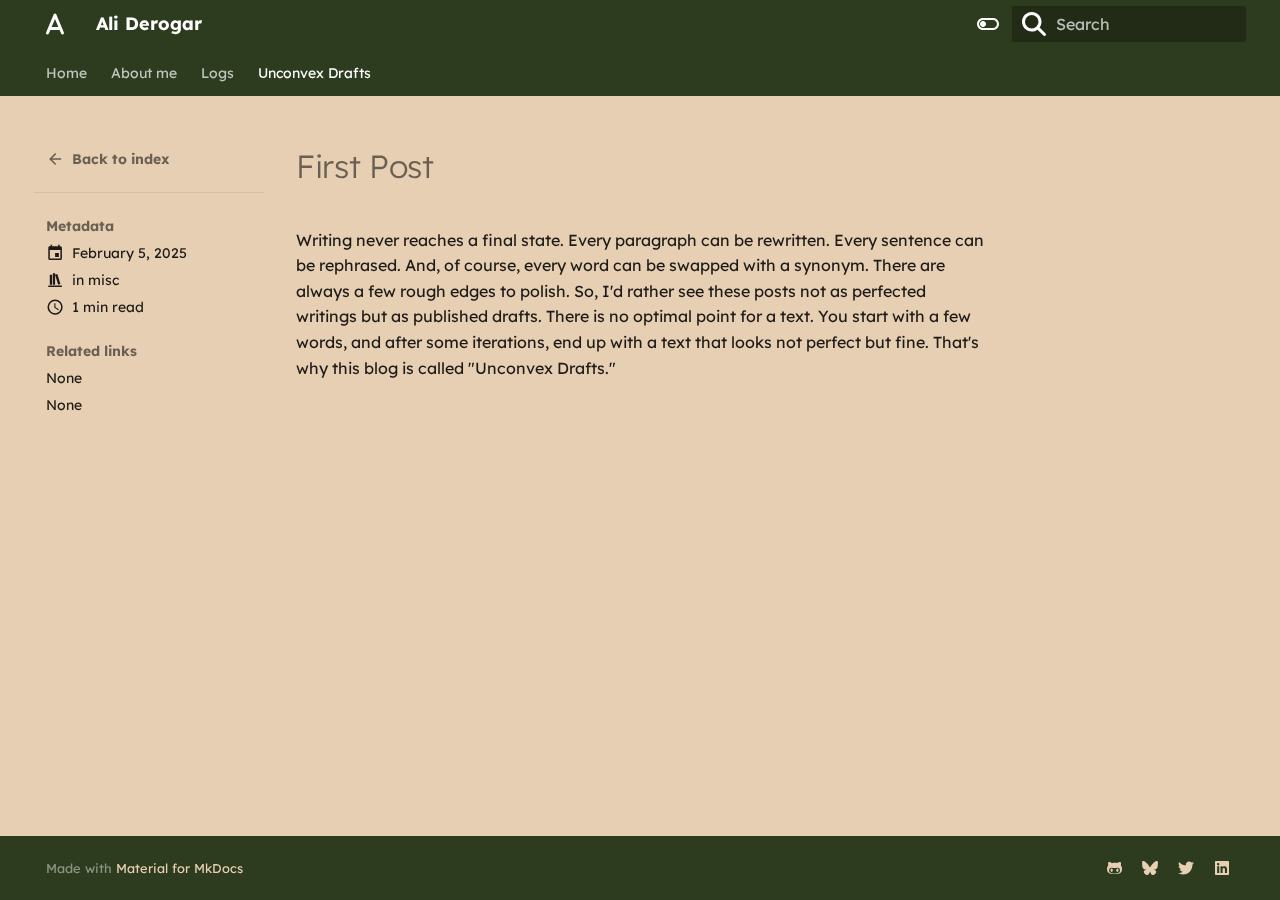
<file: Blog/2025/and-yet-to-times-in-hope-my-verse-shall-stand/index.html>
<!doctype html>
<html lang="en" class="no-js">
  <head>
    
      <meta charset="utf-8">
      <meta name="viewport" content="width=device-width,initial-scale=1">
      
      
      
        <link rel="canonical" href="https://aliderogar.com/Blog/2025/and-yet-to-times-in-hope-my-verse-shall-stand/">
      
      
      
      
      <link rel="icon" href="../../../assets/images/favicon/favicon.ico">
      <meta name="generator" content="mkdocs-1.6.1, mkdocs-material-9.6.7">
    
    
      
        <title>First Post - Ali Derogar</title>
      
    
    
      <link rel="stylesheet" href="../../../assets/stylesheets/main.8608ea7d.min.css">
      
        
        <link rel="stylesheet" href="../../../assets/stylesheets/palette.06af60db.min.css">
      
      


    
    
      
    
    
      
        
        
        <link rel="preconnect" href="https://fonts.gstatic.com" crossorigin>
        <link rel="stylesheet" href="https://fonts.googleapis.com/css?family=Lexend:300,300i,400,400i,700,700i%7CRoboto+Mono:400,400i,700,700i&display=fallback">
        <style>:root{--md-text-font:"Lexend";--md-code-font:"Roboto Mono"}</style>
      
    
    
      <link rel="stylesheet" href="../../../stylesheets/extra.css">
    
    <script>__md_scope=new URL("../../..",location),__md_hash=e=>[...e].reduce(((e,_)=>(e<<5)-e+_.charCodeAt(0)),0),__md_get=(e,_=localStorage,t=__md_scope)=>JSON.parse(_.getItem(t.pathname+"."+e)),__md_set=(e,_,t=localStorage,a=__md_scope)=>{try{t.setItem(a.pathname+"."+e,JSON.stringify(_))}catch(e){}}</script>
    
      

    
    
      
        <meta  property="og:type"  content="website" >
      
        <meta  property="og:title"  content="First Post - Ali Derogar" >
      
        <meta  property="og:description"  content="None" >
      
        <meta  property="og:image"  content="https://aliderogar.com/assets/images/social/Blog/posts/first_post.png" >
      
        <meta  property="og:image:type"  content="image/png" >
      
        <meta  property="og:image:width"  content="1200" >
      
        <meta  property="og:image:height"  content="630" >
      
        <meta  property="og:url"  content="https://aliderogar.com/Blog/2025/and-yet-to-times-in-hope-my-verse-shall-stand/" >
      
        <meta  name="twitter:card"  content="summary_large_image" >
      
        <meta  name="twitter:title"  content="First Post - Ali Derogar" >
      
        <meta  name="twitter:description"  content="None" >
      
        <meta  name="twitter:image"  content="https://aliderogar.com/assets/images/social/Blog/posts/first_post.png" >
      
    
    
  </head>
  
  
    
    
      
    
    
    
    
    <body dir="ltr" data-md-color-scheme="default" data-md-color-primary="custom" data-md-color-accent="custom">
  
    
    <input class="md-toggle" data-md-toggle="drawer" type="checkbox" id="__drawer" autocomplete="off">
    <input class="md-toggle" data-md-toggle="search" type="checkbox" id="__search" autocomplete="off">
    <label class="md-overlay" for="__drawer"></label>
    <div data-md-component="skip">
      
        
        <a href="#first-post" class="md-skip">
          Skip to content
        </a>
      
    </div>
    <div data-md-component="announce">
      
    </div>
    
    
      

<header class="md-header" data-md-component="header">
  <nav class="md-header__inner md-grid" aria-label="Header">
    <a href="../../.." title="Ali Derogar" class="md-header__button md-logo" aria-label="Ali Derogar" data-md-component="logo">
      
  
  <svg xmlns="http://www.w3.org/2000/svg" viewBox="0 0 384 512"><!--! Font Awesome Free 6.7.2 by @fontawesome - https://fontawesome.com License - https://fontawesome.com/license/free (Icons: CC BY 4.0, Fonts: SIL OFL 1.1, Code: MIT License) Copyright 2024 Fonticons, Inc.--><path d="M221.5 51.7C216.6 39.8 204.9 32 192 32s-24.6 7.8-29.5 19.7l-120 288-40 96c-6.8 16.3.9 35 17.2 41.8s35-.9 41.8-17.2L93.3 384h197.3l31.8 76.3c6.8 16.3 25.5 24 41.8 17.2s24-25.5 17.2-41.8l-40-96-120-288zM264 320H120l72-172.8z"/></svg>

    </a>
    <label class="md-header__button md-icon" for="__drawer">
      
      <svg xmlns="http://www.w3.org/2000/svg" viewBox="0 0 24 24"><path d="M3 6h18v2H3zm0 5h18v2H3zm0 5h18v2H3z"/></svg>
    </label>
    <div class="md-header__title" data-md-component="header-title">
      <div class="md-header__ellipsis">
        <div class="md-header__topic">
          <span class="md-ellipsis">
            Ali Derogar
          </span>
        </div>
        <div class="md-header__topic" data-md-component="header-topic">
          <span class="md-ellipsis">
            
              First Post
            
          </span>
        </div>
      </div>
    </div>
    
      
        <form class="md-header__option" data-md-component="palette">
  
    
    
    
    <input class="md-option" data-md-color-media="(prefers-color-scheme: light)" data-md-color-scheme="default" data-md-color-primary="custom" data-md-color-accent="custom"  aria-label="Switch to dark mode"  type="radio" name="__palette" id="__palette_0">
    
      <label class="md-header__button md-icon" title="Switch to dark mode" for="__palette_1" hidden>
        <svg xmlns="http://www.w3.org/2000/svg" viewBox="0 0 24 24"><path d="M17 6H7c-3.31 0-6 2.69-6 6s2.69 6 6 6h10c3.31 0 6-2.69 6-6s-2.69-6-6-6m0 10H7c-2.21 0-4-1.79-4-4s1.79-4 4-4h10c2.21 0 4 1.79 4 4s-1.79 4-4 4M7 9c-1.66 0-3 1.34-3 3s1.34 3 3 3 3-1.34 3-3-1.34-3-3-3"/></svg>
      </label>
    
  
    
    
    
    <input class="md-option" data-md-color-media="(prefers-color-scheme: dark)" data-md-color-scheme="slate" data-md-color-primary="custom" data-md-color-accent="custom"  aria-label="Switch to light mode"  type="radio" name="__palette" id="__palette_1">
    
      <label class="md-header__button md-icon" title="Switch to light mode" for="__palette_0" hidden>
        <svg xmlns="http://www.w3.org/2000/svg" viewBox="0 0 24 24"><path d="M17 7H7a5 5 0 0 0-5 5 5 5 0 0 0 5 5h10a5 5 0 0 0 5-5 5 5 0 0 0-5-5m0 8a3 3 0 0 1-3-3 3 3 0 0 1 3-3 3 3 0 0 1 3 3 3 3 0 0 1-3 3"/></svg>
      </label>
    
  
</form>
      
    
    
      <script>var palette=__md_get("__palette");if(palette&&palette.color){if("(prefers-color-scheme)"===palette.color.media){var media=matchMedia("(prefers-color-scheme: light)"),input=document.querySelector(media.matches?"[data-md-color-media='(prefers-color-scheme: light)']":"[data-md-color-media='(prefers-color-scheme: dark)']");palette.color.media=input.getAttribute("data-md-color-media"),palette.color.scheme=input.getAttribute("data-md-color-scheme"),palette.color.primary=input.getAttribute("data-md-color-primary"),palette.color.accent=input.getAttribute("data-md-color-accent")}for(var[key,value]of Object.entries(palette.color))document.body.setAttribute("data-md-color-"+key,value)}</script>
    
    
    
      <label class="md-header__button md-icon" for="__search">
        
        <svg xmlns="http://www.w3.org/2000/svg" viewBox="0 0 512 512"><!--! Font Awesome Free 6.7.2 by @fontawesome - https://fontawesome.com License - https://fontawesome.com/license/free (Icons: CC BY 4.0, Fonts: SIL OFL 1.1, Code: MIT License) Copyright 2024 Fonticons, Inc.--><path d="M416 208c0 45.9-14.9 88.3-40 122.7l126.6 126.7c12.5 12.5 12.5 32.8 0 45.3s-32.8 12.5-45.3 0L330.7 376c-34.4 25.2-76.8 40-122.7 40C93.1 416 0 322.9 0 208S93.1 0 208 0s208 93.1 208 208M208 352a144 144 0 1 0 0-288 144 144 0 1 0 0 288"/></svg>
      </label>
      <div class="md-search" data-md-component="search" role="dialog">
  <label class="md-search__overlay" for="__search"></label>
  <div class="md-search__inner" role="search">
    <form class="md-search__form" name="search">
      <input type="text" class="md-search__input" name="query" aria-label="Search" placeholder="Search" autocapitalize="off" autocorrect="off" autocomplete="off" spellcheck="false" data-md-component="search-query" required>
      <label class="md-search__icon md-icon" for="__search">
        
        <svg xmlns="http://www.w3.org/2000/svg" viewBox="0 0 512 512"><!--! Font Awesome Free 6.7.2 by @fontawesome - https://fontawesome.com License - https://fontawesome.com/license/free (Icons: CC BY 4.0, Fonts: SIL OFL 1.1, Code: MIT License) Copyright 2024 Fonticons, Inc.--><path d="M416 208c0 45.9-14.9 88.3-40 122.7l126.6 126.7c12.5 12.5 12.5 32.8 0 45.3s-32.8 12.5-45.3 0L330.7 376c-34.4 25.2-76.8 40-122.7 40C93.1 416 0 322.9 0 208S93.1 0 208 0s208 93.1 208 208M208 352a144 144 0 1 0 0-288 144 144 0 1 0 0 288"/></svg>
        
        <svg xmlns="http://www.w3.org/2000/svg" viewBox="0 0 320 512"><!--! Font Awesome Free 6.7.2 by @fontawesome - https://fontawesome.com License - https://fontawesome.com/license/free (Icons: CC BY 4.0, Fonts: SIL OFL 1.1, Code: MIT License) Copyright 2024 Fonticons, Inc.--><path d="M41.4 233.4c-12.5 12.5-12.5 32.8 0 45.3l160 160c12.5 12.5 32.8 12.5 45.3 0s12.5-32.8 0-45.3L109.3 256l137.3-137.4c12.5-12.5 12.5-32.8 0-45.3s-32.8-12.5-45.3 0l-160 160z"/></svg>
      </label>
      <nav class="md-search__options" aria-label="Search">
        
        <button type="reset" class="md-search__icon md-icon" title="Clear" aria-label="Clear" tabindex="-1">
          
          <svg xmlns="http://www.w3.org/2000/svg" viewBox="0 0 24 24"><path d="M19 6.41 17.59 5 12 10.59 6.41 5 5 6.41 10.59 12 5 17.59 6.41 19 12 13.41 17.59 19 19 17.59 13.41 12z"/></svg>
        </button>
      </nav>
      
        <div class="md-search__suggest" data-md-component="search-suggest"></div>
      
    </form>
    <div class="md-search__output">
      <div class="md-search__scrollwrap" tabindex="0" data-md-scrollfix>
        <div class="md-search-result" data-md-component="search-result">
          <div class="md-search-result__meta">
            Initializing search
          </div>
          <ol class="md-search-result__list" role="presentation"></ol>
        </div>
      </div>
    </div>
  </div>
</div>
    
    
  </nav>
  
</header>
    
    <div class="md-container" data-md-component="container">
      
      
        
          
            
<nav class="md-tabs" aria-label="Tabs" data-md-component="tabs">
  <div class="md-grid">
    <ul class="md-tabs__list">
      
        
  
  
  
    <li class="md-tabs__item">
      <a href="../../.." class="md-tabs__link">
        
  
    
  
  Home

      </a>
    </li>
  

      
        
  
  
  
    <li class="md-tabs__item">
      <a href="../../../about-me/" class="md-tabs__link">
        
  
    
  
  About me

      </a>
    </li>
  

      
        
  
  
  
    <li class="md-tabs__item">
      <a href="../../../logs/" class="md-tabs__link">
        
  
    
  
  Logs

      </a>
    </li>
  

      
        
  
  
    
  
  
    
    
      <li class="md-tabs__item md-tabs__item--active">
        <a href="../../" class="md-tabs__link">
          
  
    
  
  Unconvex Drafts

        </a>
      </li>
    
  

      
    </ul>
  </div>
</nav>
          
        
      
      <main class="md-main" data-md-component="main">
        <div class="md-main__inner md-grid">
          
            
              
                
              
              <div class="md-sidebar md-sidebar--primary" data-md-component="sidebar" data-md-type="navigation" hidden>
                <div class="md-sidebar__scrollwrap">
                  <div class="md-sidebar__inner">
                    


  


<nav class="md-nav md-nav--primary md-nav--lifted" aria-label="Navigation" data-md-level="0">
  <label class="md-nav__title" for="__drawer">
    <a href="../../.." title="Ali Derogar" class="md-nav__button md-logo" aria-label="Ali Derogar" data-md-component="logo">
      
  
  <svg xmlns="http://www.w3.org/2000/svg" viewBox="0 0 384 512"><!--! Font Awesome Free 6.7.2 by @fontawesome - https://fontawesome.com License - https://fontawesome.com/license/free (Icons: CC BY 4.0, Fonts: SIL OFL 1.1, Code: MIT License) Copyright 2024 Fonticons, Inc.--><path d="M221.5 51.7C216.6 39.8 204.9 32 192 32s-24.6 7.8-29.5 19.7l-120 288-40 96c-6.8 16.3.9 35 17.2 41.8s35-.9 41.8-17.2L93.3 384h197.3l31.8 76.3c6.8 16.3 25.5 24 41.8 17.2s24-25.5 17.2-41.8l-40-96-120-288zM264 320H120l72-172.8z"/></svg>

    </a>
    Ali Derogar
  </label>
  
  <ul class="md-nav__list" data-md-scrollfix>
    
      
      
  
  
  
  
    <li class="md-nav__item">
      <a href="../../.." class="md-nav__link">
        
  
  <span class="md-ellipsis">
    Home
    
  </span>
  

      </a>
    </li>
  

    
      
      
  
  
  
  
    <li class="md-nav__item">
      <a href="../../../about-me/" class="md-nav__link">
        
  
  <span class="md-ellipsis">
    About me
    
  </span>
  

      </a>
    </li>
  

    
      
      
  
  
  
  
    <li class="md-nav__item">
      <a href="../../../logs/" class="md-nav__link">
        
  
  <span class="md-ellipsis">
    Logs
    
  </span>
  

      </a>
    </li>
  

    
      
      
  
  
    
  
  
  
    
    
      
        
          
        
      
        
      
        
      
    
    
      
        
        
      
      
    
    
    <li class="md-nav__item md-nav__item--active md-nav__item--section md-nav__item--nested">
      
        
        
        <input class="md-nav__toggle md-toggle " type="checkbox" id="__nav_4" checked>
        
          
          
          <div class="md-nav__link md-nav__container">
            <a href="../../" class="md-nav__link ">
              
  
  <span class="md-ellipsis">
    Unconvex Drafts
    
  </span>
  

            </a>
            
              
              <label class="md-nav__link " for="__nav_4" id="__nav_4_label" tabindex="">
                <span class="md-nav__icon md-icon"></span>
              </label>
            
          </div>
        
        <nav class="md-nav" data-md-level="1" aria-labelledby="__nav_4_label" aria-expanded="true">
          <label class="md-nav__title" for="__nav_4">
            <span class="md-nav__icon md-icon"></span>
            Unconvex Drafts
          </label>
          <ul class="md-nav__list" data-md-scrollfix>
            
              
            
              
                
  
  
  
  
    
    
      
        
      
    
    
      
      
    
    
    <li class="md-nav__item md-nav__item--nested">
      
        
        
        <input class="md-nav__toggle md-toggle " type="checkbox" id="__nav_4_2" >
        
          
          <label class="md-nav__link" for="__nav_4_2" id="__nav_4_2_label" tabindex="0">
            
  
  <span class="md-ellipsis">
    Archive
    
  </span>
  

            <span class="md-nav__icon md-icon"></span>
          </label>
        
        <nav class="md-nav" data-md-level="2" aria-labelledby="__nav_4_2_label" aria-expanded="false">
          <label class="md-nav__title" for="__nav_4_2">
            <span class="md-nav__icon md-icon"></span>
            Archive
          </label>
          <ul class="md-nav__list" data-md-scrollfix>
            
              
                
  
  
  
    
  
  
    <li class="md-nav__item">
      <a href="../../archive/2025/" class="md-nav__link">
        
  
  <span class="md-ellipsis">
    2025
    
  </span>
  

      </a>
    </li>
  

              
            
          </ul>
        </nav>
      
    </li>
  

              
            
              
                
  
  
  
  
    
    
      
        
      
    
    
      
      
    
    
    <li class="md-nav__item md-nav__item--nested">
      
        
        
        <input class="md-nav__toggle md-toggle " type="checkbox" id="__nav_4_3" >
        
          
          <label class="md-nav__link" for="__nav_4_3" id="__nav_4_3_label" tabindex="0">
            
  
  <span class="md-ellipsis">
    Categories
    
  </span>
  

            <span class="md-nav__icon md-icon"></span>
          </label>
        
        <nav class="md-nav" data-md-level="2" aria-labelledby="__nav_4_3_label" aria-expanded="false">
          <label class="md-nav__title" for="__nav_4_3">
            <span class="md-nav__icon md-icon"></span>
            Categories
          </label>
          <ul class="md-nav__list" data-md-scrollfix>
            
              
                
  
  
  
    
  
  
    <li class="md-nav__item">
      <a href="../../category/misc/" class="md-nav__link">
        
  
  <span class="md-ellipsis">
    misc
    
  </span>
  

      </a>
    </li>
  

              
            
          </ul>
        </nav>
      
    </li>
  

              
            
          </ul>
        </nav>
      
    </li>
  

    
  </ul>
</nav>
                  </div>
                </div>
              </div>
            
            
              
                
              
              <div class="md-sidebar md-sidebar--secondary" data-md-component="sidebar" data-md-type="toc" >
                <div class="md-sidebar__scrollwrap">
                  <div class="md-sidebar__inner">
                    

<nav class="md-nav md-nav--secondary" aria-label="Table of contents">
  
  
  
    
  
  
</nav>
                  </div>
                </div>
              </div>
            
          
          
  <div class="md-content md-content--post" data-md-component="content">
    <div class="md-sidebar md-sidebar--post" data-md-component="sidebar" data-md-type="navigation">
      <div class="md-sidebar__scrollwrap">
        <div class="md-sidebar__inner md-post">
          <nav class="md-nav md-nav--primary">
            <div class="md-post__back">
              <div class="md-nav__title md-nav__container">
                <a href="../../" class="md-nav__link">
                  <svg xmlns="http://www.w3.org/2000/svg" viewBox="0 0 24 24"><path d="M20 11v2H8l5.5 5.5-1.42 1.42L4.16 12l7.92-7.92L13.5 5.5 8 11z"/></svg>
                  <span class="md-ellipsis">
                    Back to index
                  </span>
                </a>
              </div>
            </div>
            
            <ul class="md-post__meta md-nav__list">
              <li class="md-nav__item md-nav__item--section">
                <div class="md-post__title">
                  <span class="md-ellipsis">
                    Metadata
                  </span>
                </div>
                <nav class="md-nav">
                  <ul class="md-nav__list">
                    <li class="md-nav__item">
                      <div class="md-nav__link">
                        <svg xmlns="http://www.w3.org/2000/svg" viewBox="0 0 24 24"><path d="M19 19H5V8h14m-3-7v2H8V1H6v2H5c-1.11 0-2 .89-2 2v14a2 2 0 0 0 2 2h14a2 2 0 0 0 2-2V5a2 2 0 0 0-2-2h-1V1m-1 11h-5v5h5z"/></svg>
                        <time datetime="2025-02-05 00:00:00+00:00" class="md-ellipsis">February 5, 2025</time>
                      </div>
                    </li>
                    
                    
                      <li class="md-nav__item">
                        <div class="md-nav__link">
                          <svg xmlns="http://www.w3.org/2000/svg" viewBox="0 0 24 24"><path d="M9 3v15h3V3zm3 2 4 13 3-1-4-13zM5 5v13h3V5zM3 19v2h18v-2z"/></svg>
                          <span class="md-ellipsis">
                            in
                            
                              <a href="../../category/misc/">misc</a></span>
                        </div>
                      </li>
                    
                    
                      
                      <li class="md-nav__item">
                        <div class="md-nav__link">
                          <svg xmlns="http://www.w3.org/2000/svg" viewBox="0 0 24 24"><path d="M12 20a8 8 0 0 0 8-8 8 8 0 0 0-8-8 8 8 0 0 0-8 8 8 8 0 0 0 8 8m0-18a10 10 0 0 1 10 10 10 10 0 0 1-10 10C6.47 22 2 17.5 2 12A10 10 0 0 1 12 2m.5 5v5.25l4.5 2.67-.75 1.23L11 13V7z"/></svg>
                          <span class="md-ellipsis">
                            
                              1 min read
                            
                          </span>
                        </div>
                      </li>
                    
                  </ul>
                </nav>
              </li>
            </ul>
            
              <ul class="md-post__meta md-nav__list">
                <li class="md-nav__item md-nav__item--section">
                  <div class="md-post__title">
                    <span class="md-ellipsis">
                      Related links
                    </span>
                  </div>
                  <nav class="md-nav">
                    <ul class="md-nav__list">
                      
                        
                        
  
  
  
  
    <li class="md-nav__item">
      <a href="../../../setup/setting-up-site-search.md" class="md-nav__link">
        
  
  <span class="md-ellipsis">
    None
    
  </span>
  

      </a>
    </li>
  

                      
                        
                        
  
  
  
  
    <li class="md-nav__item">
      <a href="../../../insiders/index.md" class="md-nav__link">
        
  
  <span class="md-ellipsis">
    None
    
  </span>
  

      </a>
    </li>
  

                      
                    </ul>
                  </nav>
                </li>
              </ul>
            
          </nav>
          
        </div>
      </div>
    </div>
    <article class="md-content__inner md-typeset">
      
        
  




<h1 id="first-post">First Post</h1>
<p>Writing never reaches a final state. Every paragraph can be rewritten. Every sentence can be rephrased. And, of course, every word can be swapped with a synonym. There are always a few rough edges to polish. So, I'd rather see these posts not as perfected writings but as published drafts. There is no optimal point for a text. You start with a few words, and after some iterations, end up with a text that looks not perfect but fine. That's why this blog is called "Unconvex Drafts."</p>







  
  




  



      
    </article>
  </div>

          
<script>var target=document.getElementById(location.hash.slice(1));target&&target.name&&(target.checked=target.name.startsWith("__tabbed_"))</script>
        </div>
        
          <button type="button" class="md-top md-icon" data-md-component="top" hidden>
  
  <svg xmlns="http://www.w3.org/2000/svg" viewBox="0 0 24 24"><path d="M13 20h-2V8l-5.5 5.5-1.42-1.42L12 4.16l7.92 7.92-1.42 1.42L13 8z"/></svg>
  Back to top
</button>
        
      </main>
      
        <footer class="md-footer">
  
    
  
  <div class="md-footer-meta md-typeset">
    <div class="md-footer-meta__inner md-grid">
      <div class="md-copyright">
  
  
    Made with
    <a href="https://squidfunk.github.io/mkdocs-material/" target="_blank" rel="noopener">
      Material for MkDocs
    </a>
  
</div>
      
        <div class="md-social">
  
    
    
    
    
      
      
    
    <a href="https://github.com/alidrgr" target="_blank" rel="noopener" title="github.com" class="md-social__link">
      <svg xmlns="http://www.w3.org/2000/svg" viewBox="0 0 480 512"><!--! Font Awesome Free 6.7.2 by @fontawesome - https://fontawesome.com License - https://fontawesome.com/license/free (Icons: CC BY 4.0, Fonts: SIL OFL 1.1, Code: MIT License) Copyright 2024 Fonticons, Inc.--><path d="M186.1 328.7c0 20.9-10.9 55.1-36.7 55.1s-36.7-34.2-36.7-55.1 10.9-55.1 36.7-55.1 36.7 34.2 36.7 55.1M480 278.2c0 31.9-3.2 65.7-17.5 95-37.9 76.6-142.1 74.8-216.7 74.8-75.8 0-186.2 2.7-225.6-74.8-14.6-29-20.2-63.1-20.2-95 0-41.9 13.9-81.5 41.5-113.6-5.2-15.8-7.7-32.4-7.7-48.8 0-21.5 4.9-32.3 14.6-51.8 45.3 0 74.3 9 108.8 36 29-6.9 58.8-10 88.7-10 27 0 54.2 2.9 80.4 9.2 34-26.7 63-35.2 107.8-35.2 9.8 19.5 14.6 30.3 14.6 51.8 0 16.4-2.6 32.7-7.7 48.2 27.5 32.4 39 72.3 39 114.2m-64.3 50.5c0-43.9-26.7-82.6-73.5-82.6-18.9 0-37 3.4-56 6-14.9 2.3-29.8 3.2-45.1 3.2-15.2 0-30.1-.9-45.1-3.2-18.7-2.6-37-6-56-6-46.8 0-73.5 38.7-73.5 82.6 0 87.8 80.4 101.3 150.4 101.3h48.2c70.3 0 150.6-13.4 150.6-101.3m-82.6-55.1c-25.8 0-36.7 34.2-36.7 55.1s10.9 55.1 36.7 55.1 36.7-34.2 36.7-55.1-10.9-55.1-36.7-55.1"/></svg>
    </a>
  
    
    
    
    
      
      
    
    <a href="https://bsky.app/profile/alidrgr.bsky.social" target="_blank" rel="noopener" title="bsky.app" class="md-social__link">
      <svg xmlns="http://www.w3.org/2000/svg" viewBox="0 0 512 512"><!--! Font Awesome Free 6.7.2 by @fontawesome - https://fontawesome.com License - https://fontawesome.com/license/free (Icons: CC BY 4.0, Fonts: SIL OFL 1.1, Code: MIT License) Copyright 2024 Fonticons, Inc.--><path d="M111.8 62.2C170.2 105.9 233 194.7 256 242.4c23-47.6 85.8-136.4 144.2-180.2 42.1-31.6 110.3-56 110.3 21.8 0 15.5-8.9 130.5-14.1 149.2-18.2 64.8-84.4 81.4-143.3 71.3C456 322 482.2 380 425.6 438c-107.4 110.2-154.3-27.6-166.3-62.9-1.7-4.9-2.6-7.8-3.3-7.8s-1.6 3-3.3 7.8c-12 35.3-59 173.1-166.3 62.9-56.5-58-30.4-116 72.5-133.5C100 314.6 33.8 298 15.7 233.1 10.4 214.4 1.5 99.4 1.5 83.9c0-77.8 68.2-53.4 110.3-21.8z"/></svg>
    </a>
  
    
    
    
    
      
      
    
    <a href="https://twitter.com/alidrgr" target="_blank" rel="noopener" title="twitter.com" class="md-social__link">
      <svg xmlns="http://www.w3.org/2000/svg" viewBox="0 0 512 512"><!--! Font Awesome Free 6.7.2 by @fontawesome - https://fontawesome.com License - https://fontawesome.com/license/free (Icons: CC BY 4.0, Fonts: SIL OFL 1.1, Code: MIT License) Copyright 2024 Fonticons, Inc.--><path d="M459.37 151.716c.325 4.548.325 9.097.325 13.645 0 138.72-105.583 298.558-298.558 298.558-59.452 0-114.68-17.219-161.137-47.106 8.447.974 16.568 1.299 25.34 1.299 49.055 0 94.213-16.568 130.274-44.832-46.132-.975-84.792-31.188-98.112-72.772 6.498.974 12.995 1.624 19.818 1.624 9.421 0 18.843-1.3 27.614-3.573-48.081-9.747-84.143-51.98-84.143-102.985v-1.299c13.969 7.797 30.214 12.67 47.431 13.319-28.264-18.843-46.781-51.005-46.781-87.391 0-19.492 5.197-37.36 14.294-52.954 51.655 63.675 129.3 105.258 216.365 109.807-1.624-7.797-2.599-15.918-2.599-24.04 0-57.828 46.782-104.934 104.934-104.934 30.213 0 57.502 12.67 76.67 33.137 23.715-4.548 46.456-13.32 66.599-25.34-7.798 24.366-24.366 44.833-46.132 57.827 21.117-2.273 41.584-8.122 60.426-16.243-14.292 20.791-32.161 39.308-52.628 54.253"/></svg>
    </a>
  
    
    
    
    
      
      
    
    <a href="https://linkedin.com/in/derogar" target="_blank" rel="noopener" title="linkedin.com" class="md-social__link">
      <svg xmlns="http://www.w3.org/2000/svg" viewBox="0 0 448 512"><!--! Font Awesome Free 6.7.2 by @fontawesome - https://fontawesome.com License - https://fontawesome.com/license/free (Icons: CC BY 4.0, Fonts: SIL OFL 1.1, Code: MIT License) Copyright 2024 Fonticons, Inc.--><path d="M416 32H31.9C14.3 32 0 46.5 0 64.3v383.4C0 465.5 14.3 480 31.9 480H416c17.6 0 32-14.5 32-32.3V64.3c0-17.8-14.4-32.3-32-32.3M135.4 416H69V202.2h66.5V416zm-33.2-243c-21.3 0-38.5-17.3-38.5-38.5S80.9 96 102.2 96c21.2 0 38.5 17.3 38.5 38.5 0 21.3-17.2 38.5-38.5 38.5m282.1 243h-66.4V312c0-24.8-.5-56.7-34.5-56.7-34.6 0-39.9 27-39.9 54.9V416h-66.4V202.2h63.7v29.2h.9c8.9-16.8 30.6-34.5 62.9-34.5 67.2 0 79.7 44.3 79.7 101.9z"/></svg>
    </a>
  
</div>
      
    </div>
  </div>
</footer>
      
    </div>
    <div class="md-dialog" data-md-component="dialog">
      <div class="md-dialog__inner md-typeset"></div>
    </div>
    
    
    <script id="__config" type="application/json">{"base": "../../..", "features": ["navigation.instant", "navigation.tabs", "navigation.path", "navigation.indexes", "navigation.top", "navigation.footer", "toc.follow", "search.suggest"], "search": "../../../assets/javascripts/workers/search.f8cc74c7.min.js", "translations": {"clipboard.copied": "Copied to clipboard", "clipboard.copy": "Copy to clipboard", "search.result.more.one": "1 more on this page", "search.result.more.other": "# more on this page", "search.result.none": "No matching documents", "search.result.one": "1 matching document", "search.result.other": "# matching documents", "search.result.placeholder": "Type to start searching", "search.result.term.missing": "Missing", "select.version": "Select version"}}</script>
    
    
      <script src="../../../assets/javascripts/bundle.c8b220af.min.js"></script>
      
    
  </body>
</html>
</file>
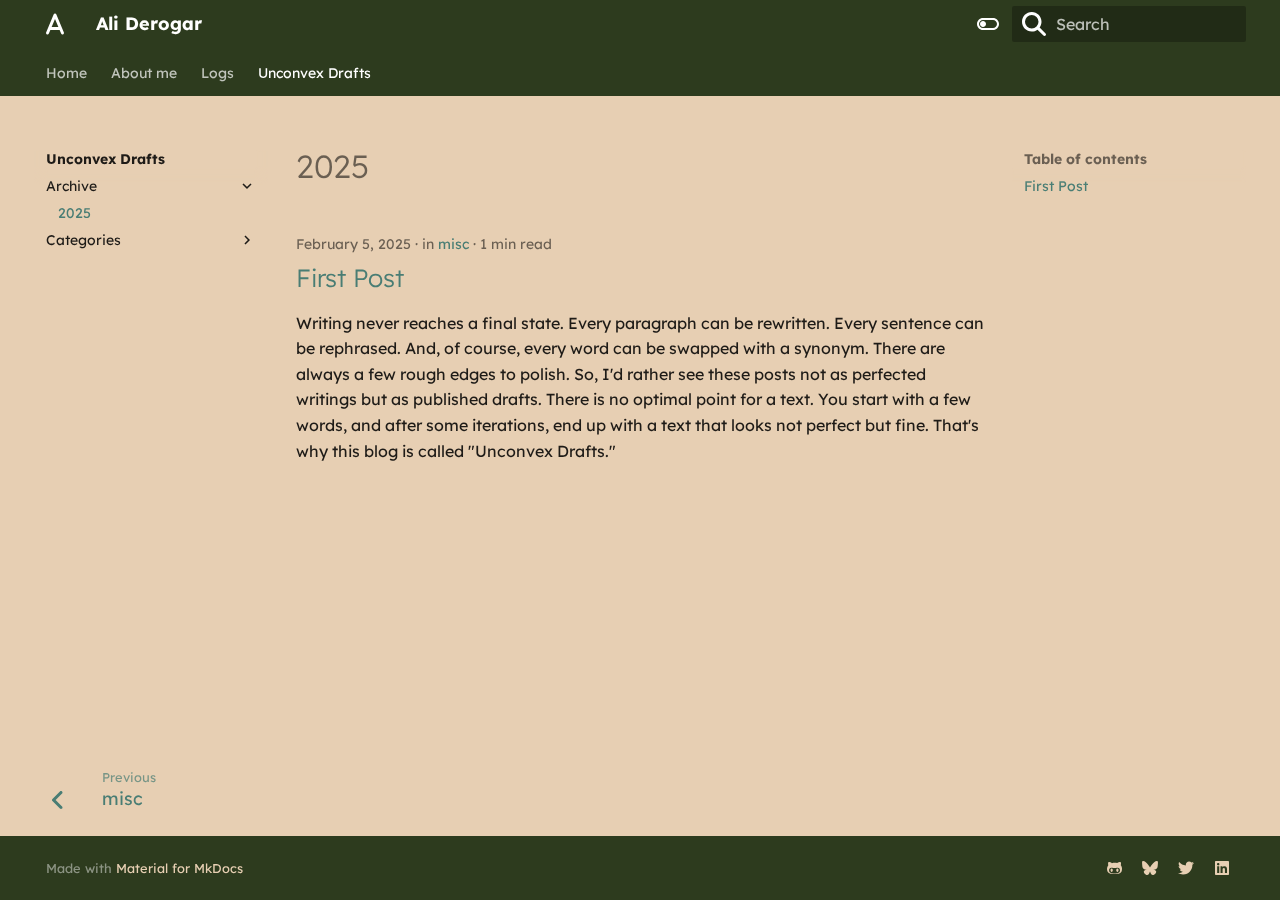
<file: Blog/archive/2025/index.html>
<!doctype html>
<html lang="en" class="no-js">
  <head>
    
      <meta charset="utf-8">
      <meta name="viewport" content="width=device-width,initial-scale=1">
      
      
      
        <link rel="canonical" href="https://aliderogar.com/Blog/archive/2025/">
      
      
        <link rel="prev" href="../../category/misc/">
      
      
      
      <link rel="icon" href="../../../assets/images/favicon/favicon.ico">
      <meta name="generator" content="mkdocs-1.6.1, mkdocs-material-9.6.7">
    
    
      
        <title>2025 - Ali Derogar</title>
      
    
    
      <link rel="stylesheet" href="../../../assets/stylesheets/main.8608ea7d.min.css">
      
        
        <link rel="stylesheet" href="../../../assets/stylesheets/palette.06af60db.min.css">
      
      


    
    
      
    
    
      
        
        
        <link rel="preconnect" href="https://fonts.gstatic.com" crossorigin>
        <link rel="stylesheet" href="https://fonts.googleapis.com/css?family=Lexend:300,300i,400,400i,700,700i%7CRoboto+Mono:400,400i,700,700i&display=fallback">
        <style>:root{--md-text-font:"Lexend";--md-code-font:"Roboto Mono"}</style>
      
    
    
      <link rel="stylesheet" href="../../../stylesheets/extra.css">
    
    <script>__md_scope=new URL("../../..",location),__md_hash=e=>[...e].reduce(((e,_)=>(e<<5)-e+_.charCodeAt(0)),0),__md_get=(e,_=localStorage,t=__md_scope)=>JSON.parse(_.getItem(t.pathname+"."+e)),__md_set=(e,_,t=localStorage,a=__md_scope)=>{try{t.setItem(a.pathname+"."+e,JSON.stringify(_))}catch(e){}}</script>
    
      

    
    
      
        <meta  property="og:type"  content="website" >
      
        <meta  property="og:title"  content="2025 - Ali Derogar" >
      
        <meta  property="og:description"  content="None" >
      
        <meta  property="og:image"  content="https://aliderogar.com/assets/images/social/Blog/archive/2025.png" >
      
        <meta  property="og:image:type"  content="image/png" >
      
        <meta  property="og:image:width"  content="1200" >
      
        <meta  property="og:image:height"  content="630" >
      
        <meta  property="og:url"  content="https://aliderogar.com/Blog/archive/2025/" >
      
        <meta  name="twitter:card"  content="summary_large_image" >
      
        <meta  name="twitter:title"  content="2025 - Ali Derogar" >
      
        <meta  name="twitter:description"  content="None" >
      
        <meta  name="twitter:image"  content="https://aliderogar.com/assets/images/social/Blog/archive/2025.png" >
      
    
    
  </head>
  
  
    
    
      
    
    
    
    
    <body dir="ltr" data-md-color-scheme="default" data-md-color-primary="custom" data-md-color-accent="custom">
  
    
    <input class="md-toggle" data-md-toggle="drawer" type="checkbox" id="__drawer" autocomplete="off">
    <input class="md-toggle" data-md-toggle="search" type="checkbox" id="__search" autocomplete="off">
    <label class="md-overlay" for="__drawer"></label>
    <div data-md-component="skip">
      
        
        <a href="#2025" class="md-skip">
          Skip to content
        </a>
      
    </div>
    <div data-md-component="announce">
      
    </div>
    
    
      

<header class="md-header" data-md-component="header">
  <nav class="md-header__inner md-grid" aria-label="Header">
    <a href="../../.." title="Ali Derogar" class="md-header__button md-logo" aria-label="Ali Derogar" data-md-component="logo">
      
  
  <svg xmlns="http://www.w3.org/2000/svg" viewBox="0 0 384 512"><!--! Font Awesome Free 6.7.2 by @fontawesome - https://fontawesome.com License - https://fontawesome.com/license/free (Icons: CC BY 4.0, Fonts: SIL OFL 1.1, Code: MIT License) Copyright 2024 Fonticons, Inc.--><path d="M221.5 51.7C216.6 39.8 204.9 32 192 32s-24.6 7.8-29.5 19.7l-120 288-40 96c-6.8 16.3.9 35 17.2 41.8s35-.9 41.8-17.2L93.3 384h197.3l31.8 76.3c6.8 16.3 25.5 24 41.8 17.2s24-25.5 17.2-41.8l-40-96-120-288zM264 320H120l72-172.8z"/></svg>

    </a>
    <label class="md-header__button md-icon" for="__drawer">
      
      <svg xmlns="http://www.w3.org/2000/svg" viewBox="0 0 24 24"><path d="M3 6h18v2H3zm0 5h18v2H3zm0 5h18v2H3z"/></svg>
    </label>
    <div class="md-header__title" data-md-component="header-title">
      <div class="md-header__ellipsis">
        <div class="md-header__topic">
          <span class="md-ellipsis">
            Ali Derogar
          </span>
        </div>
        <div class="md-header__topic" data-md-component="header-topic">
          <span class="md-ellipsis">
            
              2025
            
          </span>
        </div>
      </div>
    </div>
    
      
        <form class="md-header__option" data-md-component="palette">
  
    
    
    
    <input class="md-option" data-md-color-media="(prefers-color-scheme: light)" data-md-color-scheme="default" data-md-color-primary="custom" data-md-color-accent="custom"  aria-label="Switch to dark mode"  type="radio" name="__palette" id="__palette_0">
    
      <label class="md-header__button md-icon" title="Switch to dark mode" for="__palette_1" hidden>
        <svg xmlns="http://www.w3.org/2000/svg" viewBox="0 0 24 24"><path d="M17 6H7c-3.31 0-6 2.69-6 6s2.69 6 6 6h10c3.31 0 6-2.69 6-6s-2.69-6-6-6m0 10H7c-2.21 0-4-1.79-4-4s1.79-4 4-4h10c2.21 0 4 1.79 4 4s-1.79 4-4 4M7 9c-1.66 0-3 1.34-3 3s1.34 3 3 3 3-1.34 3-3-1.34-3-3-3"/></svg>
      </label>
    
  
    
    
    
    <input class="md-option" data-md-color-media="(prefers-color-scheme: dark)" data-md-color-scheme="slate" data-md-color-primary="custom" data-md-color-accent="custom"  aria-label="Switch to light mode"  type="radio" name="__palette" id="__palette_1">
    
      <label class="md-header__button md-icon" title="Switch to light mode" for="__palette_0" hidden>
        <svg xmlns="http://www.w3.org/2000/svg" viewBox="0 0 24 24"><path d="M17 7H7a5 5 0 0 0-5 5 5 5 0 0 0 5 5h10a5 5 0 0 0 5-5 5 5 0 0 0-5-5m0 8a3 3 0 0 1-3-3 3 3 0 0 1 3-3 3 3 0 0 1 3 3 3 3 0 0 1-3 3"/></svg>
      </label>
    
  
</form>
      
    
    
      <script>var palette=__md_get("__palette");if(palette&&palette.color){if("(prefers-color-scheme)"===palette.color.media){var media=matchMedia("(prefers-color-scheme: light)"),input=document.querySelector(media.matches?"[data-md-color-media='(prefers-color-scheme: light)']":"[data-md-color-media='(prefers-color-scheme: dark)']");palette.color.media=input.getAttribute("data-md-color-media"),palette.color.scheme=input.getAttribute("data-md-color-scheme"),palette.color.primary=input.getAttribute("data-md-color-primary"),palette.color.accent=input.getAttribute("data-md-color-accent")}for(var[key,value]of Object.entries(palette.color))document.body.setAttribute("data-md-color-"+key,value)}</script>
    
    
    
      <label class="md-header__button md-icon" for="__search">
        
        <svg xmlns="http://www.w3.org/2000/svg" viewBox="0 0 512 512"><!--! Font Awesome Free 6.7.2 by @fontawesome - https://fontawesome.com License - https://fontawesome.com/license/free (Icons: CC BY 4.0, Fonts: SIL OFL 1.1, Code: MIT License) Copyright 2024 Fonticons, Inc.--><path d="M416 208c0 45.9-14.9 88.3-40 122.7l126.6 126.7c12.5 12.5 12.5 32.8 0 45.3s-32.8 12.5-45.3 0L330.7 376c-34.4 25.2-76.8 40-122.7 40C93.1 416 0 322.9 0 208S93.1 0 208 0s208 93.1 208 208M208 352a144 144 0 1 0 0-288 144 144 0 1 0 0 288"/></svg>
      </label>
      <div class="md-search" data-md-component="search" role="dialog">
  <label class="md-search__overlay" for="__search"></label>
  <div class="md-search__inner" role="search">
    <form class="md-search__form" name="search">
      <input type="text" class="md-search__input" name="query" aria-label="Search" placeholder="Search" autocapitalize="off" autocorrect="off" autocomplete="off" spellcheck="false" data-md-component="search-query" required>
      <label class="md-search__icon md-icon" for="__search">
        
        <svg xmlns="http://www.w3.org/2000/svg" viewBox="0 0 512 512"><!--! Font Awesome Free 6.7.2 by @fontawesome - https://fontawesome.com License - https://fontawesome.com/license/free (Icons: CC BY 4.0, Fonts: SIL OFL 1.1, Code: MIT License) Copyright 2024 Fonticons, Inc.--><path d="M416 208c0 45.9-14.9 88.3-40 122.7l126.6 126.7c12.5 12.5 12.5 32.8 0 45.3s-32.8 12.5-45.3 0L330.7 376c-34.4 25.2-76.8 40-122.7 40C93.1 416 0 322.9 0 208S93.1 0 208 0s208 93.1 208 208M208 352a144 144 0 1 0 0-288 144 144 0 1 0 0 288"/></svg>
        
        <svg xmlns="http://www.w3.org/2000/svg" viewBox="0 0 320 512"><!--! Font Awesome Free 6.7.2 by @fontawesome - https://fontawesome.com License - https://fontawesome.com/license/free (Icons: CC BY 4.0, Fonts: SIL OFL 1.1, Code: MIT License) Copyright 2024 Fonticons, Inc.--><path d="M41.4 233.4c-12.5 12.5-12.5 32.8 0 45.3l160 160c12.5 12.5 32.8 12.5 45.3 0s12.5-32.8 0-45.3L109.3 256l137.3-137.4c12.5-12.5 12.5-32.8 0-45.3s-32.8-12.5-45.3 0l-160 160z"/></svg>
      </label>
      <nav class="md-search__options" aria-label="Search">
        
        <button type="reset" class="md-search__icon md-icon" title="Clear" aria-label="Clear" tabindex="-1">
          
          <svg xmlns="http://www.w3.org/2000/svg" viewBox="0 0 24 24"><path d="M19 6.41 17.59 5 12 10.59 6.41 5 5 6.41 10.59 12 5 17.59 6.41 19 12 13.41 17.59 19 19 17.59 13.41 12z"/></svg>
        </button>
      </nav>
      
        <div class="md-search__suggest" data-md-component="search-suggest"></div>
      
    </form>
    <div class="md-search__output">
      <div class="md-search__scrollwrap" tabindex="0" data-md-scrollfix>
        <div class="md-search-result" data-md-component="search-result">
          <div class="md-search-result__meta">
            Initializing search
          </div>
          <ol class="md-search-result__list" role="presentation"></ol>
        </div>
      </div>
    </div>
  </div>
</div>
    
    
  </nav>
  
</header>
    
    <div class="md-container" data-md-component="container">
      
      
        
          
            
<nav class="md-tabs" aria-label="Tabs" data-md-component="tabs">
  <div class="md-grid">
    <ul class="md-tabs__list">
      
        
  
  
  
    <li class="md-tabs__item">
      <a href="../../.." class="md-tabs__link">
        
  
    
  
  Home

      </a>
    </li>
  

      
        
  
  
  
    <li class="md-tabs__item">
      <a href="../../../about-me/" class="md-tabs__link">
        
  
    
  
  About me

      </a>
    </li>
  

      
        
  
  
  
    <li class="md-tabs__item">
      <a href="../../../logs/" class="md-tabs__link">
        
  
    
  
  Logs

      </a>
    </li>
  

      
        
  
  
    
  
  
    
    
      <li class="md-tabs__item md-tabs__item--active">
        <a href="../../" class="md-tabs__link">
          
  
    
  
  Unconvex Drafts

        </a>
      </li>
    
  

      
    </ul>
  </div>
</nav>
          
        
      
      <main class="md-main" data-md-component="main">
        <div class="md-main__inner md-grid">
          
            
              
              <div class="md-sidebar md-sidebar--primary" data-md-component="sidebar" data-md-type="navigation" >
                <div class="md-sidebar__scrollwrap">
                  <div class="md-sidebar__inner">
                    


  


<nav class="md-nav md-nav--primary md-nav--lifted" aria-label="Navigation" data-md-level="0">
  <label class="md-nav__title" for="__drawer">
    <a href="../../.." title="Ali Derogar" class="md-nav__button md-logo" aria-label="Ali Derogar" data-md-component="logo">
      
  
  <svg xmlns="http://www.w3.org/2000/svg" viewBox="0 0 384 512"><!--! Font Awesome Free 6.7.2 by @fontawesome - https://fontawesome.com License - https://fontawesome.com/license/free (Icons: CC BY 4.0, Fonts: SIL OFL 1.1, Code: MIT License) Copyright 2024 Fonticons, Inc.--><path d="M221.5 51.7C216.6 39.8 204.9 32 192 32s-24.6 7.8-29.5 19.7l-120 288-40 96c-6.8 16.3.9 35 17.2 41.8s35-.9 41.8-17.2L93.3 384h197.3l31.8 76.3c6.8 16.3 25.5 24 41.8 17.2s24-25.5 17.2-41.8l-40-96-120-288zM264 320H120l72-172.8z"/></svg>

    </a>
    Ali Derogar
  </label>
  
  <ul class="md-nav__list" data-md-scrollfix>
    
      
      
  
  
  
  
    <li class="md-nav__item">
      <a href="../../.." class="md-nav__link">
        
  
  <span class="md-ellipsis">
    Home
    
  </span>
  

      </a>
    </li>
  

    
      
      
  
  
  
  
    <li class="md-nav__item">
      <a href="../../../about-me/" class="md-nav__link">
        
  
  <span class="md-ellipsis">
    About me
    
  </span>
  

      </a>
    </li>
  

    
      
      
  
  
  
  
    <li class="md-nav__item">
      <a href="../../../logs/" class="md-nav__link">
        
  
  <span class="md-ellipsis">
    Logs
    
  </span>
  

      </a>
    </li>
  

    
      
      
  
  
    
  
  
  
    
    
      
        
          
        
      
        
      
        
      
    
    
      
        
        
      
      
    
    
    <li class="md-nav__item md-nav__item--active md-nav__item--section md-nav__item--nested">
      
        
        
        <input class="md-nav__toggle md-toggle " type="checkbox" id="__nav_4" checked>
        
          
          
          <div class="md-nav__link md-nav__container">
            <a href="../../" class="md-nav__link ">
              
  
  <span class="md-ellipsis">
    Unconvex Drafts
    
  </span>
  

            </a>
            
              
              <label class="md-nav__link " for="__nav_4" id="__nav_4_label" tabindex="">
                <span class="md-nav__icon md-icon"></span>
              </label>
            
          </div>
        
        <nav class="md-nav" data-md-level="1" aria-labelledby="__nav_4_label" aria-expanded="true">
          <label class="md-nav__title" for="__nav_4">
            <span class="md-nav__icon md-icon"></span>
            Unconvex Drafts
          </label>
          <ul class="md-nav__list" data-md-scrollfix>
            
              
            
              
                
  
  
    
  
  
  
    
    
      
        
      
    
    
      
      
    
    
    <li class="md-nav__item md-nav__item--active md-nav__item--nested">
      
        
        
        <input class="md-nav__toggle md-toggle " type="checkbox" id="__nav_4_2" checked>
        
          
          <label class="md-nav__link" for="__nav_4_2" id="__nav_4_2_label" tabindex="0">
            
  
  <span class="md-ellipsis">
    Archive
    
  </span>
  

            <span class="md-nav__icon md-icon"></span>
          </label>
        
        <nav class="md-nav" data-md-level="2" aria-labelledby="__nav_4_2_label" aria-expanded="true">
          <label class="md-nav__title" for="__nav_4_2">
            <span class="md-nav__icon md-icon"></span>
            Archive
          </label>
          <ul class="md-nav__list" data-md-scrollfix>
            
              
                
  
  
    
  
  
    
      
    
  
  
    <li class="md-nav__item md-nav__item--active">
      
      <input class="md-nav__toggle md-toggle" type="checkbox" id="__toc">
      
      
        
      
      
        <label class="md-nav__link md-nav__link--active" for="__toc">
          
  
  <span class="md-ellipsis">
    2025
    
  </span>
  

          <span class="md-nav__icon md-icon"></span>
        </label>
      
      <a href="./" class="md-nav__link md-nav__link--active">
        
  
  <span class="md-ellipsis">
    2025
    
  </span>
  

      </a>
      
        

<nav class="md-nav md-nav--secondary" aria-label="Table of contents">
  
  
  
    
  
  
    <label class="md-nav__title" for="__toc">
      <span class="md-nav__icon md-icon"></span>
      Table of contents
    </label>
    <ul class="md-nav__list" data-md-component="toc" data-md-scrollfix>
      
        <li class="md-nav__item">
  <a href="#first-post" class="md-nav__link">
    <span class="md-ellipsis">
      First Post
    </span>
  </a>
  
</li>
      
    </ul>
  
</nav>
      
    </li>
  

              
            
          </ul>
        </nav>
      
    </li>
  

              
            
              
                
  
  
  
  
    
    
      
        
      
    
    
      
      
    
    
    <li class="md-nav__item md-nav__item--nested">
      
        
        
        <input class="md-nav__toggle md-toggle " type="checkbox" id="__nav_4_3" >
        
          
          <label class="md-nav__link" for="__nav_4_3" id="__nav_4_3_label" tabindex="0">
            
  
  <span class="md-ellipsis">
    Categories
    
  </span>
  

            <span class="md-nav__icon md-icon"></span>
          </label>
        
        <nav class="md-nav" data-md-level="2" aria-labelledby="__nav_4_3_label" aria-expanded="false">
          <label class="md-nav__title" for="__nav_4_3">
            <span class="md-nav__icon md-icon"></span>
            Categories
          </label>
          <ul class="md-nav__list" data-md-scrollfix>
            
              
                
  
  
  
    
  
  
    <li class="md-nav__item">
      <a href="../../category/misc/" class="md-nav__link">
        
  
  <span class="md-ellipsis">
    misc
    
  </span>
  

      </a>
    </li>
  

              
            
          </ul>
        </nav>
      
    </li>
  

              
            
          </ul>
        </nav>
      
    </li>
  

    
  </ul>
</nav>
                  </div>
                </div>
              </div>
            
            
              
              <div class="md-sidebar md-sidebar--secondary" data-md-component="sidebar" data-md-type="toc" >
                <div class="md-sidebar__scrollwrap">
                  <div class="md-sidebar__inner">
                    

<nav class="md-nav md-nav--secondary" aria-label="Table of contents">
  
  
  
    
  
  
    <label class="md-nav__title" for="__toc">
      <span class="md-nav__icon md-icon"></span>
      Table of contents
    </label>
    <ul class="md-nav__list" data-md-component="toc" data-md-scrollfix>
      
        <li class="md-nav__item">
  <a href="#first-post" class="md-nav__link">
    <span class="md-ellipsis">
      First Post
    </span>
  </a>
  
</li>
      
    </ul>
  
</nav>
                  </div>
                </div>
              </div>
            
          
          
  <div class="md-content" data-md-component="content">
    <div class="md-content__inner">
      <header class="md-typeset">
        <h1 id="2025">2025</h1>
      </header>
      
        <article class="md-post md-post--excerpt">
  <header class="md-post__header">
    
    <div class="md-post__meta md-meta">
      <ul class="md-meta__list">
        <li class="md-meta__item">
          <time datetime="2025-02-05 00:00:00+00:00">February 5, 2025</time></li>
        
          <li class="md-meta__item">
            in
            
              <a href="../../category/misc/" class="md-meta__link">misc</a></li>
        
        
          
          <li class="md-meta__item">
            
              1 min read
            
          </li>
        
      </ul>
      
    </div>
  </header>
  <div class="md-post__content md-typeset">
    <h2 id="first-post"><a class="toclink" href="../../2025/and-yet-to-times-in-hope-my-verse-shall-stand/">First Post</a></h2>
<p>Writing never reaches a final state. Every paragraph can be rewritten. Every sentence can be rephrased. And, of course, every word can be swapped with a synonym. There are always a few rough edges to polish. So, I'd rather see these posts not as perfected writings but as published drafts. There is no optimal point for a text. You start with a few words, and after some iterations, end up with a text that looks not perfect but fine. That's why this blog is called "Unconvex Drafts."</p>
    
  </div>
</article>
      
      
        
          



<nav class="md-pagination">
  
</nav>
        
      
    </div>
  </div>

          
<script>var target=document.getElementById(location.hash.slice(1));target&&target.name&&(target.checked=target.name.startsWith("__tabbed_"))</script>
        </div>
        
          <button type="button" class="md-top md-icon" data-md-component="top" hidden>
  
  <svg xmlns="http://www.w3.org/2000/svg" viewBox="0 0 24 24"><path d="M13 20h-2V8l-5.5 5.5-1.42-1.42L12 4.16l7.92 7.92-1.42 1.42L13 8z"/></svg>
  Back to top
</button>
        
      </main>
      
        <footer class="md-footer">
  
    
      
      <nav class="md-footer__inner md-grid" aria-label="Footer" >
        
          
          <a href="../../category/misc/" class="md-footer__link md-footer__link--prev" aria-label="Previous: misc">
            <div class="md-footer__button md-icon">
              
              <svg xmlns="http://www.w3.org/2000/svg" viewBox="0 0 320 512"><!--! Font Awesome Free 6.7.2 by @fontawesome - https://fontawesome.com License - https://fontawesome.com/license/free (Icons: CC BY 4.0, Fonts: SIL OFL 1.1, Code: MIT License) Copyright 2024 Fonticons, Inc.--><path d="M41.4 233.4c-12.5 12.5-12.5 32.8 0 45.3l160 160c12.5 12.5 32.8 12.5 45.3 0s12.5-32.8 0-45.3L109.3 256l137.3-137.4c12.5-12.5 12.5-32.8 0-45.3s-32.8-12.5-45.3 0l-160 160z"/></svg>
            </div>
            <div class="md-footer__title">
              <span class="md-footer__direction">
                Previous
              </span>
              <div class="md-ellipsis">
                misc
              </div>
            </div>
          </a>
        
        
      </nav>
    
  
  <div class="md-footer-meta md-typeset">
    <div class="md-footer-meta__inner md-grid">
      <div class="md-copyright">
  
  
    Made with
    <a href="https://squidfunk.github.io/mkdocs-material/" target="_blank" rel="noopener">
      Material for MkDocs
    </a>
  
</div>
      
        <div class="md-social">
  
    
    
    
    
      
      
    
    <a href="https://github.com/alidrgr" target="_blank" rel="noopener" title="github.com" class="md-social__link">
      <svg xmlns="http://www.w3.org/2000/svg" viewBox="0 0 480 512"><!--! Font Awesome Free 6.7.2 by @fontawesome - https://fontawesome.com License - https://fontawesome.com/license/free (Icons: CC BY 4.0, Fonts: SIL OFL 1.1, Code: MIT License) Copyright 2024 Fonticons, Inc.--><path d="M186.1 328.7c0 20.9-10.9 55.1-36.7 55.1s-36.7-34.2-36.7-55.1 10.9-55.1 36.7-55.1 36.7 34.2 36.7 55.1M480 278.2c0 31.9-3.2 65.7-17.5 95-37.9 76.6-142.1 74.8-216.7 74.8-75.8 0-186.2 2.7-225.6-74.8-14.6-29-20.2-63.1-20.2-95 0-41.9 13.9-81.5 41.5-113.6-5.2-15.8-7.7-32.4-7.7-48.8 0-21.5 4.9-32.3 14.6-51.8 45.3 0 74.3 9 108.8 36 29-6.9 58.8-10 88.7-10 27 0 54.2 2.9 80.4 9.2 34-26.7 63-35.2 107.8-35.2 9.8 19.5 14.6 30.3 14.6 51.8 0 16.4-2.6 32.7-7.7 48.2 27.5 32.4 39 72.3 39 114.2m-64.3 50.5c0-43.9-26.7-82.6-73.5-82.6-18.9 0-37 3.4-56 6-14.9 2.3-29.8 3.2-45.1 3.2-15.2 0-30.1-.9-45.1-3.2-18.7-2.6-37-6-56-6-46.8 0-73.5 38.7-73.5 82.6 0 87.8 80.4 101.3 150.4 101.3h48.2c70.3 0 150.6-13.4 150.6-101.3m-82.6-55.1c-25.8 0-36.7 34.2-36.7 55.1s10.9 55.1 36.7 55.1 36.7-34.2 36.7-55.1-10.9-55.1-36.7-55.1"/></svg>
    </a>
  
    
    
    
    
      
      
    
    <a href="https://bsky.app/profile/alidrgr.bsky.social" target="_blank" rel="noopener" title="bsky.app" class="md-social__link">
      <svg xmlns="http://www.w3.org/2000/svg" viewBox="0 0 512 512"><!--! Font Awesome Free 6.7.2 by @fontawesome - https://fontawesome.com License - https://fontawesome.com/license/free (Icons: CC BY 4.0, Fonts: SIL OFL 1.1, Code: MIT License) Copyright 2024 Fonticons, Inc.--><path d="M111.8 62.2C170.2 105.9 233 194.7 256 242.4c23-47.6 85.8-136.4 144.2-180.2 42.1-31.6 110.3-56 110.3 21.8 0 15.5-8.9 130.5-14.1 149.2-18.2 64.8-84.4 81.4-143.3 71.3C456 322 482.2 380 425.6 438c-107.4 110.2-154.3-27.6-166.3-62.9-1.7-4.9-2.6-7.8-3.3-7.8s-1.6 3-3.3 7.8c-12 35.3-59 173.1-166.3 62.9-56.5-58-30.4-116 72.5-133.5C100 314.6 33.8 298 15.7 233.1 10.4 214.4 1.5 99.4 1.5 83.9c0-77.8 68.2-53.4 110.3-21.8z"/></svg>
    </a>
  
    
    
    
    
      
      
    
    <a href="https://twitter.com/alidrgr" target="_blank" rel="noopener" title="twitter.com" class="md-social__link">
      <svg xmlns="http://www.w3.org/2000/svg" viewBox="0 0 512 512"><!--! Font Awesome Free 6.7.2 by @fontawesome - https://fontawesome.com License - https://fontawesome.com/license/free (Icons: CC BY 4.0, Fonts: SIL OFL 1.1, Code: MIT License) Copyright 2024 Fonticons, Inc.--><path d="M459.37 151.716c.325 4.548.325 9.097.325 13.645 0 138.72-105.583 298.558-298.558 298.558-59.452 0-114.68-17.219-161.137-47.106 8.447.974 16.568 1.299 25.34 1.299 49.055 0 94.213-16.568 130.274-44.832-46.132-.975-84.792-31.188-98.112-72.772 6.498.974 12.995 1.624 19.818 1.624 9.421 0 18.843-1.3 27.614-3.573-48.081-9.747-84.143-51.98-84.143-102.985v-1.299c13.969 7.797 30.214 12.67 47.431 13.319-28.264-18.843-46.781-51.005-46.781-87.391 0-19.492 5.197-37.36 14.294-52.954 51.655 63.675 129.3 105.258 216.365 109.807-1.624-7.797-2.599-15.918-2.599-24.04 0-57.828 46.782-104.934 104.934-104.934 30.213 0 57.502 12.67 76.67 33.137 23.715-4.548 46.456-13.32 66.599-25.34-7.798 24.366-24.366 44.833-46.132 57.827 21.117-2.273 41.584-8.122 60.426-16.243-14.292 20.791-32.161 39.308-52.628 54.253"/></svg>
    </a>
  
    
    
    
    
      
      
    
    <a href="https://linkedin.com/in/derogar" target="_blank" rel="noopener" title="linkedin.com" class="md-social__link">
      <svg xmlns="http://www.w3.org/2000/svg" viewBox="0 0 448 512"><!--! Font Awesome Free 6.7.2 by @fontawesome - https://fontawesome.com License - https://fontawesome.com/license/free (Icons: CC BY 4.0, Fonts: SIL OFL 1.1, Code: MIT License) Copyright 2024 Fonticons, Inc.--><path d="M416 32H31.9C14.3 32 0 46.5 0 64.3v383.4C0 465.5 14.3 480 31.9 480H416c17.6 0 32-14.5 32-32.3V64.3c0-17.8-14.4-32.3-32-32.3M135.4 416H69V202.2h66.5V416zm-33.2-243c-21.3 0-38.5-17.3-38.5-38.5S80.9 96 102.2 96c21.2 0 38.5 17.3 38.5 38.5 0 21.3-17.2 38.5-38.5 38.5m282.1 243h-66.4V312c0-24.8-.5-56.7-34.5-56.7-34.6 0-39.9 27-39.9 54.9V416h-66.4V202.2h63.7v29.2h.9c8.9-16.8 30.6-34.5 62.9-34.5 67.2 0 79.7 44.3 79.7 101.9z"/></svg>
    </a>
  
</div>
      
    </div>
  </div>
</footer>
      
    </div>
    <div class="md-dialog" data-md-component="dialog">
      <div class="md-dialog__inner md-typeset"></div>
    </div>
    
    
    <script id="__config" type="application/json">{"base": "../../..", "features": ["navigation.instant", "navigation.tabs", "navigation.path", "navigation.indexes", "navigation.top", "navigation.footer", "toc.follow", "search.suggest"], "search": "../../../assets/javascripts/workers/search.f8cc74c7.min.js", "translations": {"clipboard.copied": "Copied to clipboard", "clipboard.copy": "Copy to clipboard", "search.result.more.one": "1 more on this page", "search.result.more.other": "# more on this page", "search.result.none": "No matching documents", "search.result.one": "1 matching document", "search.result.other": "# matching documents", "search.result.placeholder": "Type to start searching", "search.result.term.missing": "Missing", "select.version": "Select version"}}</script>
    
    
      <script src="../../../assets/javascripts/bundle.c8b220af.min.js"></script>
      
    
  </body>
</html>
</file>
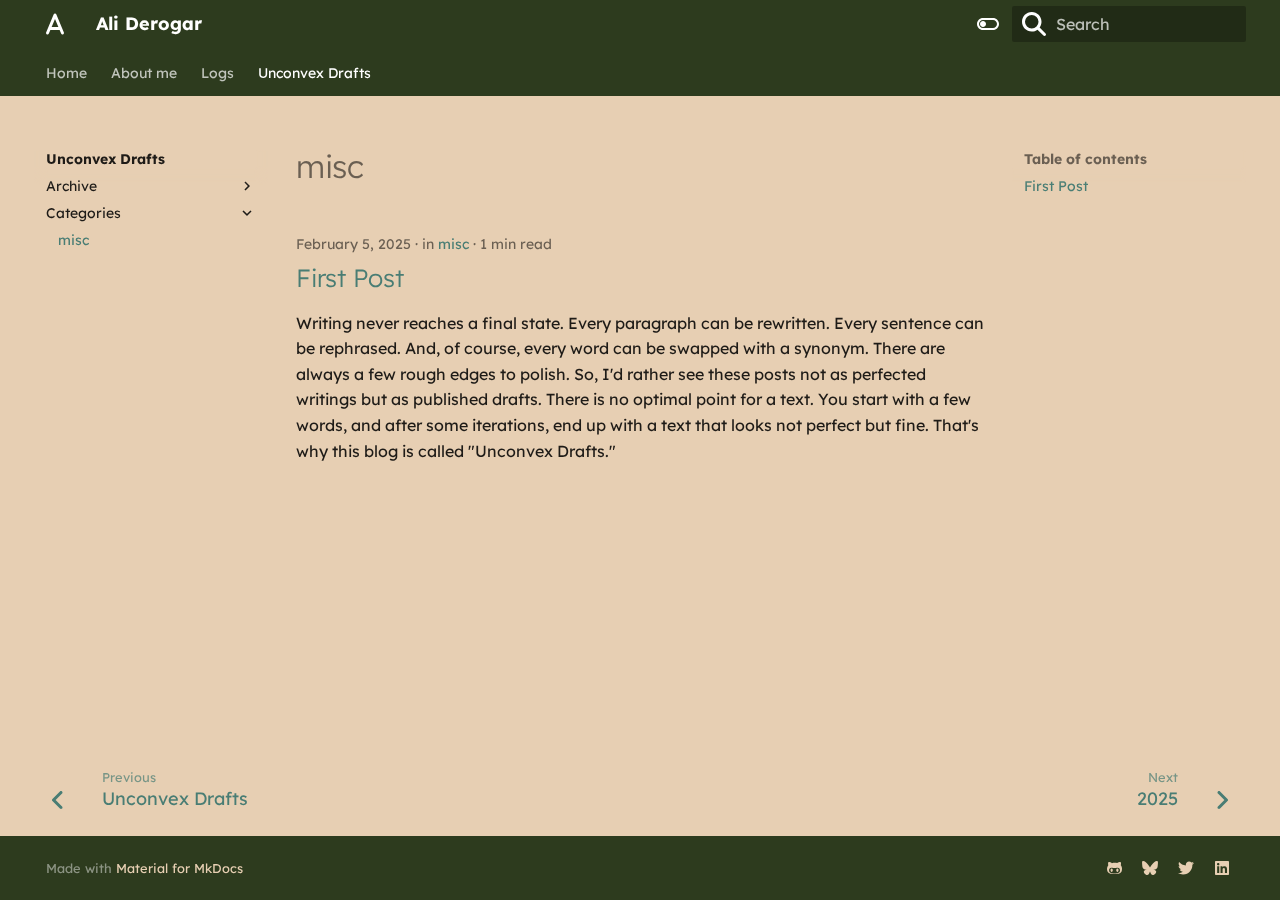
<file: Blog/category/misc/index.html>
<!doctype html>
<html lang="en" class="no-js">
  <head>
    
      <meta charset="utf-8">
      <meta name="viewport" content="width=device-width,initial-scale=1">
      
      
      
        <link rel="canonical" href="https://aliderogar.com/Blog/category/misc/">
      
      
        <link rel="prev" href="../../">
      
      
        <link rel="next" href="../../archive/2025/">
      
      
      <link rel="icon" href="../../../assets/images/favicon/favicon.ico">
      <meta name="generator" content="mkdocs-1.6.1, mkdocs-material-9.6.7">
    
    
      
        <title>misc - Ali Derogar</title>
      
    
    
      <link rel="stylesheet" href="../../../assets/stylesheets/main.8608ea7d.min.css">
      
        
        <link rel="stylesheet" href="../../../assets/stylesheets/palette.06af60db.min.css">
      
      


    
    
      
    
    
      
        
        
        <link rel="preconnect" href="https://fonts.gstatic.com" crossorigin>
        <link rel="stylesheet" href="https://fonts.googleapis.com/css?family=Lexend:300,300i,400,400i,700,700i%7CRoboto+Mono:400,400i,700,700i&display=fallback">
        <style>:root{--md-text-font:"Lexend";--md-code-font:"Roboto Mono"}</style>
      
    
    
      <link rel="stylesheet" href="../../../stylesheets/extra.css">
    
    <script>__md_scope=new URL("../../..",location),__md_hash=e=>[...e].reduce(((e,_)=>(e<<5)-e+_.charCodeAt(0)),0),__md_get=(e,_=localStorage,t=__md_scope)=>JSON.parse(_.getItem(t.pathname+"."+e)),__md_set=(e,_,t=localStorage,a=__md_scope)=>{try{t.setItem(a.pathname+"."+e,JSON.stringify(_))}catch(e){}}</script>
    
      

    
    
      
        <meta  property="og:type"  content="website" >
      
        <meta  property="og:title"  content="misc - Ali Derogar" >
      
        <meta  property="og:description"  content="None" >
      
        <meta  property="og:image"  content="https://aliderogar.com/assets/images/social/Blog/category/misc.png" >
      
        <meta  property="og:image:type"  content="image/png" >
      
        <meta  property="og:image:width"  content="1200" >
      
        <meta  property="og:image:height"  content="630" >
      
        <meta  property="og:url"  content="https://aliderogar.com/Blog/category/misc/" >
      
        <meta  name="twitter:card"  content="summary_large_image" >
      
        <meta  name="twitter:title"  content="misc - Ali Derogar" >
      
        <meta  name="twitter:description"  content="None" >
      
        <meta  name="twitter:image"  content="https://aliderogar.com/assets/images/social/Blog/category/misc.png" >
      
    
    
  </head>
  
  
    
    
      
    
    
    
    
    <body dir="ltr" data-md-color-scheme="default" data-md-color-primary="custom" data-md-color-accent="custom">
  
    
    <input class="md-toggle" data-md-toggle="drawer" type="checkbox" id="__drawer" autocomplete="off">
    <input class="md-toggle" data-md-toggle="search" type="checkbox" id="__search" autocomplete="off">
    <label class="md-overlay" for="__drawer"></label>
    <div data-md-component="skip">
      
        
        <a href="#misc" class="md-skip">
          Skip to content
        </a>
      
    </div>
    <div data-md-component="announce">
      
    </div>
    
    
      

<header class="md-header" data-md-component="header">
  <nav class="md-header__inner md-grid" aria-label="Header">
    <a href="../../.." title="Ali Derogar" class="md-header__button md-logo" aria-label="Ali Derogar" data-md-component="logo">
      
  
  <svg xmlns="http://www.w3.org/2000/svg" viewBox="0 0 384 512"><!--! Font Awesome Free 6.7.2 by @fontawesome - https://fontawesome.com License - https://fontawesome.com/license/free (Icons: CC BY 4.0, Fonts: SIL OFL 1.1, Code: MIT License) Copyright 2024 Fonticons, Inc.--><path d="M221.5 51.7C216.6 39.8 204.9 32 192 32s-24.6 7.8-29.5 19.7l-120 288-40 96c-6.8 16.3.9 35 17.2 41.8s35-.9 41.8-17.2L93.3 384h197.3l31.8 76.3c6.8 16.3 25.5 24 41.8 17.2s24-25.5 17.2-41.8l-40-96-120-288zM264 320H120l72-172.8z"/></svg>

    </a>
    <label class="md-header__button md-icon" for="__drawer">
      
      <svg xmlns="http://www.w3.org/2000/svg" viewBox="0 0 24 24"><path d="M3 6h18v2H3zm0 5h18v2H3zm0 5h18v2H3z"/></svg>
    </label>
    <div class="md-header__title" data-md-component="header-title">
      <div class="md-header__ellipsis">
        <div class="md-header__topic">
          <span class="md-ellipsis">
            Ali Derogar
          </span>
        </div>
        <div class="md-header__topic" data-md-component="header-topic">
          <span class="md-ellipsis">
            
              misc
            
          </span>
        </div>
      </div>
    </div>
    
      
        <form class="md-header__option" data-md-component="palette">
  
    
    
    
    <input class="md-option" data-md-color-media="(prefers-color-scheme: light)" data-md-color-scheme="default" data-md-color-primary="custom" data-md-color-accent="custom"  aria-label="Switch to dark mode"  type="radio" name="__palette" id="__palette_0">
    
      <label class="md-header__button md-icon" title="Switch to dark mode" for="__palette_1" hidden>
        <svg xmlns="http://www.w3.org/2000/svg" viewBox="0 0 24 24"><path d="M17 6H7c-3.31 0-6 2.69-6 6s2.69 6 6 6h10c3.31 0 6-2.69 6-6s-2.69-6-6-6m0 10H7c-2.21 0-4-1.79-4-4s1.79-4 4-4h10c2.21 0 4 1.79 4 4s-1.79 4-4 4M7 9c-1.66 0-3 1.34-3 3s1.34 3 3 3 3-1.34 3-3-1.34-3-3-3"/></svg>
      </label>
    
  
    
    
    
    <input class="md-option" data-md-color-media="(prefers-color-scheme: dark)" data-md-color-scheme="slate" data-md-color-primary="custom" data-md-color-accent="custom"  aria-label="Switch to light mode"  type="radio" name="__palette" id="__palette_1">
    
      <label class="md-header__button md-icon" title="Switch to light mode" for="__palette_0" hidden>
        <svg xmlns="http://www.w3.org/2000/svg" viewBox="0 0 24 24"><path d="M17 7H7a5 5 0 0 0-5 5 5 5 0 0 0 5 5h10a5 5 0 0 0 5-5 5 5 0 0 0-5-5m0 8a3 3 0 0 1-3-3 3 3 0 0 1 3-3 3 3 0 0 1 3 3 3 3 0 0 1-3 3"/></svg>
      </label>
    
  
</form>
      
    
    
      <script>var palette=__md_get("__palette");if(palette&&palette.color){if("(prefers-color-scheme)"===palette.color.media){var media=matchMedia("(prefers-color-scheme: light)"),input=document.querySelector(media.matches?"[data-md-color-media='(prefers-color-scheme: light)']":"[data-md-color-media='(prefers-color-scheme: dark)']");palette.color.media=input.getAttribute("data-md-color-media"),palette.color.scheme=input.getAttribute("data-md-color-scheme"),palette.color.primary=input.getAttribute("data-md-color-primary"),palette.color.accent=input.getAttribute("data-md-color-accent")}for(var[key,value]of Object.entries(palette.color))document.body.setAttribute("data-md-color-"+key,value)}</script>
    
    
    
      <label class="md-header__button md-icon" for="__search">
        
        <svg xmlns="http://www.w3.org/2000/svg" viewBox="0 0 512 512"><!--! Font Awesome Free 6.7.2 by @fontawesome - https://fontawesome.com License - https://fontawesome.com/license/free (Icons: CC BY 4.0, Fonts: SIL OFL 1.1, Code: MIT License) Copyright 2024 Fonticons, Inc.--><path d="M416 208c0 45.9-14.9 88.3-40 122.7l126.6 126.7c12.5 12.5 12.5 32.8 0 45.3s-32.8 12.5-45.3 0L330.7 376c-34.4 25.2-76.8 40-122.7 40C93.1 416 0 322.9 0 208S93.1 0 208 0s208 93.1 208 208M208 352a144 144 0 1 0 0-288 144 144 0 1 0 0 288"/></svg>
      </label>
      <div class="md-search" data-md-component="search" role="dialog">
  <label class="md-search__overlay" for="__search"></label>
  <div class="md-search__inner" role="search">
    <form class="md-search__form" name="search">
      <input type="text" class="md-search__input" name="query" aria-label="Search" placeholder="Search" autocapitalize="off" autocorrect="off" autocomplete="off" spellcheck="false" data-md-component="search-query" required>
      <label class="md-search__icon md-icon" for="__search">
        
        <svg xmlns="http://www.w3.org/2000/svg" viewBox="0 0 512 512"><!--! Font Awesome Free 6.7.2 by @fontawesome - https://fontawesome.com License - https://fontawesome.com/license/free (Icons: CC BY 4.0, Fonts: SIL OFL 1.1, Code: MIT License) Copyright 2024 Fonticons, Inc.--><path d="M416 208c0 45.9-14.9 88.3-40 122.7l126.6 126.7c12.5 12.5 12.5 32.8 0 45.3s-32.8 12.5-45.3 0L330.7 376c-34.4 25.2-76.8 40-122.7 40C93.1 416 0 322.9 0 208S93.1 0 208 0s208 93.1 208 208M208 352a144 144 0 1 0 0-288 144 144 0 1 0 0 288"/></svg>
        
        <svg xmlns="http://www.w3.org/2000/svg" viewBox="0 0 320 512"><!--! Font Awesome Free 6.7.2 by @fontawesome - https://fontawesome.com License - https://fontawesome.com/license/free (Icons: CC BY 4.0, Fonts: SIL OFL 1.1, Code: MIT License) Copyright 2024 Fonticons, Inc.--><path d="M41.4 233.4c-12.5 12.5-12.5 32.8 0 45.3l160 160c12.5 12.5 32.8 12.5 45.3 0s12.5-32.8 0-45.3L109.3 256l137.3-137.4c12.5-12.5 12.5-32.8 0-45.3s-32.8-12.5-45.3 0l-160 160z"/></svg>
      </label>
      <nav class="md-search__options" aria-label="Search">
        
        <button type="reset" class="md-search__icon md-icon" title="Clear" aria-label="Clear" tabindex="-1">
          
          <svg xmlns="http://www.w3.org/2000/svg" viewBox="0 0 24 24"><path d="M19 6.41 17.59 5 12 10.59 6.41 5 5 6.41 10.59 12 5 17.59 6.41 19 12 13.41 17.59 19 19 17.59 13.41 12z"/></svg>
        </button>
      </nav>
      
        <div class="md-search__suggest" data-md-component="search-suggest"></div>
      
    </form>
    <div class="md-search__output">
      <div class="md-search__scrollwrap" tabindex="0" data-md-scrollfix>
        <div class="md-search-result" data-md-component="search-result">
          <div class="md-search-result__meta">
            Initializing search
          </div>
          <ol class="md-search-result__list" role="presentation"></ol>
        </div>
      </div>
    </div>
  </div>
</div>
    
    
  </nav>
  
</header>
    
    <div class="md-container" data-md-component="container">
      
      
        
          
            
<nav class="md-tabs" aria-label="Tabs" data-md-component="tabs">
  <div class="md-grid">
    <ul class="md-tabs__list">
      
        
  
  
  
    <li class="md-tabs__item">
      <a href="../../.." class="md-tabs__link">
        
  
    
  
  Home

      </a>
    </li>
  

      
        
  
  
  
    <li class="md-tabs__item">
      <a href="../../../about-me/" class="md-tabs__link">
        
  
    
  
  About me

      </a>
    </li>
  

      
        
  
  
  
    <li class="md-tabs__item">
      <a href="../../../logs/" class="md-tabs__link">
        
  
    
  
  Logs

      </a>
    </li>
  

      
        
  
  
    
  
  
    
    
      <li class="md-tabs__item md-tabs__item--active">
        <a href="../../" class="md-tabs__link">
          
  
    
  
  Unconvex Drafts

        </a>
      </li>
    
  

      
    </ul>
  </div>
</nav>
          
        
      
      <main class="md-main" data-md-component="main">
        <div class="md-main__inner md-grid">
          
            
              
              <div class="md-sidebar md-sidebar--primary" data-md-component="sidebar" data-md-type="navigation" >
                <div class="md-sidebar__scrollwrap">
                  <div class="md-sidebar__inner">
                    


  


<nav class="md-nav md-nav--primary md-nav--lifted" aria-label="Navigation" data-md-level="0">
  <label class="md-nav__title" for="__drawer">
    <a href="../../.." title="Ali Derogar" class="md-nav__button md-logo" aria-label="Ali Derogar" data-md-component="logo">
      
  
  <svg xmlns="http://www.w3.org/2000/svg" viewBox="0 0 384 512"><!--! Font Awesome Free 6.7.2 by @fontawesome - https://fontawesome.com License - https://fontawesome.com/license/free (Icons: CC BY 4.0, Fonts: SIL OFL 1.1, Code: MIT License) Copyright 2024 Fonticons, Inc.--><path d="M221.5 51.7C216.6 39.8 204.9 32 192 32s-24.6 7.8-29.5 19.7l-120 288-40 96c-6.8 16.3.9 35 17.2 41.8s35-.9 41.8-17.2L93.3 384h197.3l31.8 76.3c6.8 16.3 25.5 24 41.8 17.2s24-25.5 17.2-41.8l-40-96-120-288zM264 320H120l72-172.8z"/></svg>

    </a>
    Ali Derogar
  </label>
  
  <ul class="md-nav__list" data-md-scrollfix>
    
      
      
  
  
  
  
    <li class="md-nav__item">
      <a href="../../.." class="md-nav__link">
        
  
  <span class="md-ellipsis">
    Home
    
  </span>
  

      </a>
    </li>
  

    
      
      
  
  
  
  
    <li class="md-nav__item">
      <a href="../../../about-me/" class="md-nav__link">
        
  
  <span class="md-ellipsis">
    About me
    
  </span>
  

      </a>
    </li>
  

    
      
      
  
  
  
  
    <li class="md-nav__item">
      <a href="../../../logs/" class="md-nav__link">
        
  
  <span class="md-ellipsis">
    Logs
    
  </span>
  

      </a>
    </li>
  

    
      
      
  
  
    
  
  
  
    
    
      
        
          
        
      
        
      
        
      
    
    
      
        
        
      
      
    
    
    <li class="md-nav__item md-nav__item--active md-nav__item--section md-nav__item--nested">
      
        
        
        <input class="md-nav__toggle md-toggle " type="checkbox" id="__nav_4" checked>
        
          
          
          <div class="md-nav__link md-nav__container">
            <a href="../../" class="md-nav__link ">
              
  
  <span class="md-ellipsis">
    Unconvex Drafts
    
  </span>
  

            </a>
            
              
              <label class="md-nav__link " for="__nav_4" id="__nav_4_label" tabindex="">
                <span class="md-nav__icon md-icon"></span>
              </label>
            
          </div>
        
        <nav class="md-nav" data-md-level="1" aria-labelledby="__nav_4_label" aria-expanded="true">
          <label class="md-nav__title" for="__nav_4">
            <span class="md-nav__icon md-icon"></span>
            Unconvex Drafts
          </label>
          <ul class="md-nav__list" data-md-scrollfix>
            
              
            
              
                
  
  
  
  
    
    
      
        
      
    
    
      
      
    
    
    <li class="md-nav__item md-nav__item--nested">
      
        
        
        <input class="md-nav__toggle md-toggle " type="checkbox" id="__nav_4_2" >
        
          
          <label class="md-nav__link" for="__nav_4_2" id="__nav_4_2_label" tabindex="0">
            
  
  <span class="md-ellipsis">
    Archive
    
  </span>
  

            <span class="md-nav__icon md-icon"></span>
          </label>
        
        <nav class="md-nav" data-md-level="2" aria-labelledby="__nav_4_2_label" aria-expanded="false">
          <label class="md-nav__title" for="__nav_4_2">
            <span class="md-nav__icon md-icon"></span>
            Archive
          </label>
          <ul class="md-nav__list" data-md-scrollfix>
            
              
                
  
  
  
    
  
  
    <li class="md-nav__item">
      <a href="../../archive/2025/" class="md-nav__link">
        
  
  <span class="md-ellipsis">
    2025
    
  </span>
  

      </a>
    </li>
  

              
            
          </ul>
        </nav>
      
    </li>
  

              
            
              
                
  
  
    
  
  
  
    
    
      
        
      
    
    
      
      
    
    
    <li class="md-nav__item md-nav__item--active md-nav__item--nested">
      
        
        
        <input class="md-nav__toggle md-toggle " type="checkbox" id="__nav_4_3" checked>
        
          
          <label class="md-nav__link" for="__nav_4_3" id="__nav_4_3_label" tabindex="0">
            
  
  <span class="md-ellipsis">
    Categories
    
  </span>
  

            <span class="md-nav__icon md-icon"></span>
          </label>
        
        <nav class="md-nav" data-md-level="2" aria-labelledby="__nav_4_3_label" aria-expanded="true">
          <label class="md-nav__title" for="__nav_4_3">
            <span class="md-nav__icon md-icon"></span>
            Categories
          </label>
          <ul class="md-nav__list" data-md-scrollfix>
            
              
                
  
  
    
  
  
    
      
    
  
  
    <li class="md-nav__item md-nav__item--active">
      
      <input class="md-nav__toggle md-toggle" type="checkbox" id="__toc">
      
      
        
      
      
        <label class="md-nav__link md-nav__link--active" for="__toc">
          
  
  <span class="md-ellipsis">
    misc
    
  </span>
  

          <span class="md-nav__icon md-icon"></span>
        </label>
      
      <a href="./" class="md-nav__link md-nav__link--active">
        
  
  <span class="md-ellipsis">
    misc
    
  </span>
  

      </a>
      
        

<nav class="md-nav md-nav--secondary" aria-label="Table of contents">
  
  
  
    
  
  
    <label class="md-nav__title" for="__toc">
      <span class="md-nav__icon md-icon"></span>
      Table of contents
    </label>
    <ul class="md-nav__list" data-md-component="toc" data-md-scrollfix>
      
        <li class="md-nav__item">
  <a href="#first-post" class="md-nav__link">
    <span class="md-ellipsis">
      First Post
    </span>
  </a>
  
</li>
      
    </ul>
  
</nav>
      
    </li>
  

              
            
          </ul>
        </nav>
      
    </li>
  

              
            
          </ul>
        </nav>
      
    </li>
  

    
  </ul>
</nav>
                  </div>
                </div>
              </div>
            
            
              
              <div class="md-sidebar md-sidebar--secondary" data-md-component="sidebar" data-md-type="toc" >
                <div class="md-sidebar__scrollwrap">
                  <div class="md-sidebar__inner">
                    

<nav class="md-nav md-nav--secondary" aria-label="Table of contents">
  
  
  
    
  
  
    <label class="md-nav__title" for="__toc">
      <span class="md-nav__icon md-icon"></span>
      Table of contents
    </label>
    <ul class="md-nav__list" data-md-component="toc" data-md-scrollfix>
      
        <li class="md-nav__item">
  <a href="#first-post" class="md-nav__link">
    <span class="md-ellipsis">
      First Post
    </span>
  </a>
  
</li>
      
    </ul>
  
</nav>
                  </div>
                </div>
              </div>
            
          
          
  <div class="md-content" data-md-component="content">
    <div class="md-content__inner">
      <header class="md-typeset">
        <h1 id="misc">misc</h1>
      </header>
      
        <article class="md-post md-post--excerpt">
  <header class="md-post__header">
    
    <div class="md-post__meta md-meta">
      <ul class="md-meta__list">
        <li class="md-meta__item">
          <time datetime="2025-02-05 00:00:00+00:00">February 5, 2025</time></li>
        
          <li class="md-meta__item">
            in
            
              <a href="./" class="md-meta__link">misc</a></li>
        
        
          
          <li class="md-meta__item">
            
              1 min read
            
          </li>
        
      </ul>
      
    </div>
  </header>
  <div class="md-post__content md-typeset">
    <h2 id="first-post"><a class="toclink" href="../../2025/and-yet-to-times-in-hope-my-verse-shall-stand/">First Post</a></h2>
<p>Writing never reaches a final state. Every paragraph can be rewritten. Every sentence can be rephrased. And, of course, every word can be swapped with a synonym. There are always a few rough edges to polish. So, I'd rather see these posts not as perfected writings but as published drafts. There is no optimal point for a text. You start with a few words, and after some iterations, end up with a text that looks not perfect but fine. That's why this blog is called "Unconvex Drafts."</p>
    
  </div>
</article>
      
      
        
          



<nav class="md-pagination">
  
</nav>
        
      
    </div>
  </div>

          
<script>var target=document.getElementById(location.hash.slice(1));target&&target.name&&(target.checked=target.name.startsWith("__tabbed_"))</script>
        </div>
        
          <button type="button" class="md-top md-icon" data-md-component="top" hidden>
  
  <svg xmlns="http://www.w3.org/2000/svg" viewBox="0 0 24 24"><path d="M13 20h-2V8l-5.5 5.5-1.42-1.42L12 4.16l7.92 7.92-1.42 1.42L13 8z"/></svg>
  Back to top
</button>
        
      </main>
      
        <footer class="md-footer">
  
    
      
      <nav class="md-footer__inner md-grid" aria-label="Footer" >
        
          
          <a href="../../" class="md-footer__link md-footer__link--prev" aria-label="Previous: Unconvex Drafts">
            <div class="md-footer__button md-icon">
              
              <svg xmlns="http://www.w3.org/2000/svg" viewBox="0 0 320 512"><!--! Font Awesome Free 6.7.2 by @fontawesome - https://fontawesome.com License - https://fontawesome.com/license/free (Icons: CC BY 4.0, Fonts: SIL OFL 1.1, Code: MIT License) Copyright 2024 Fonticons, Inc.--><path d="M41.4 233.4c-12.5 12.5-12.5 32.8 0 45.3l160 160c12.5 12.5 32.8 12.5 45.3 0s12.5-32.8 0-45.3L109.3 256l137.3-137.4c12.5-12.5 12.5-32.8 0-45.3s-32.8-12.5-45.3 0l-160 160z"/></svg>
            </div>
            <div class="md-footer__title">
              <span class="md-footer__direction">
                Previous
              </span>
              <div class="md-ellipsis">
                Unconvex Drafts
              </div>
            </div>
          </a>
        
        
          
          <a href="../../archive/2025/" class="md-footer__link md-footer__link--next" aria-label="Next: 2025">
            <div class="md-footer__title">
              <span class="md-footer__direction">
                Next
              </span>
              <div class="md-ellipsis">
                2025
              </div>
            </div>
            <div class="md-footer__button md-icon">
              
              <svg xmlns="http://www.w3.org/2000/svg" viewBox="0 0 320 512"><!--! Font Awesome Free 6.7.2 by @fontawesome - https://fontawesome.com License - https://fontawesome.com/license/free (Icons: CC BY 4.0, Fonts: SIL OFL 1.1, Code: MIT License) Copyright 2024 Fonticons, Inc.--><path d="M278.6 233.4c12.5 12.5 12.5 32.8 0 45.3l-160 160c-12.5 12.5-32.8 12.5-45.3 0s-12.5-32.8 0-45.3L210.7 256 73.4 118.6c-12.5-12.5-12.5-32.8 0-45.3s32.8-12.5 45.3 0l160 160z"/></svg>
            </div>
          </a>
        
      </nav>
    
  
  <div class="md-footer-meta md-typeset">
    <div class="md-footer-meta__inner md-grid">
      <div class="md-copyright">
  
  
    Made with
    <a href="https://squidfunk.github.io/mkdocs-material/" target="_blank" rel="noopener">
      Material for MkDocs
    </a>
  
</div>
      
        <div class="md-social">
  
    
    
    
    
      
      
    
    <a href="https://github.com/alidrgr" target="_blank" rel="noopener" title="github.com" class="md-social__link">
      <svg xmlns="http://www.w3.org/2000/svg" viewBox="0 0 480 512"><!--! Font Awesome Free 6.7.2 by @fontawesome - https://fontawesome.com License - https://fontawesome.com/license/free (Icons: CC BY 4.0, Fonts: SIL OFL 1.1, Code: MIT License) Copyright 2024 Fonticons, Inc.--><path d="M186.1 328.7c0 20.9-10.9 55.1-36.7 55.1s-36.7-34.2-36.7-55.1 10.9-55.1 36.7-55.1 36.7 34.2 36.7 55.1M480 278.2c0 31.9-3.2 65.7-17.5 95-37.9 76.6-142.1 74.8-216.7 74.8-75.8 0-186.2 2.7-225.6-74.8-14.6-29-20.2-63.1-20.2-95 0-41.9 13.9-81.5 41.5-113.6-5.2-15.8-7.7-32.4-7.7-48.8 0-21.5 4.9-32.3 14.6-51.8 45.3 0 74.3 9 108.8 36 29-6.9 58.8-10 88.7-10 27 0 54.2 2.9 80.4 9.2 34-26.7 63-35.2 107.8-35.2 9.8 19.5 14.6 30.3 14.6 51.8 0 16.4-2.6 32.7-7.7 48.2 27.5 32.4 39 72.3 39 114.2m-64.3 50.5c0-43.9-26.7-82.6-73.5-82.6-18.9 0-37 3.4-56 6-14.9 2.3-29.8 3.2-45.1 3.2-15.2 0-30.1-.9-45.1-3.2-18.7-2.6-37-6-56-6-46.8 0-73.5 38.7-73.5 82.6 0 87.8 80.4 101.3 150.4 101.3h48.2c70.3 0 150.6-13.4 150.6-101.3m-82.6-55.1c-25.8 0-36.7 34.2-36.7 55.1s10.9 55.1 36.7 55.1 36.7-34.2 36.7-55.1-10.9-55.1-36.7-55.1"/></svg>
    </a>
  
    
    
    
    
      
      
    
    <a href="https://bsky.app/profile/alidrgr.bsky.social" target="_blank" rel="noopener" title="bsky.app" class="md-social__link">
      <svg xmlns="http://www.w3.org/2000/svg" viewBox="0 0 512 512"><!--! Font Awesome Free 6.7.2 by @fontawesome - https://fontawesome.com License - https://fontawesome.com/license/free (Icons: CC BY 4.0, Fonts: SIL OFL 1.1, Code: MIT License) Copyright 2024 Fonticons, Inc.--><path d="M111.8 62.2C170.2 105.9 233 194.7 256 242.4c23-47.6 85.8-136.4 144.2-180.2 42.1-31.6 110.3-56 110.3 21.8 0 15.5-8.9 130.5-14.1 149.2-18.2 64.8-84.4 81.4-143.3 71.3C456 322 482.2 380 425.6 438c-107.4 110.2-154.3-27.6-166.3-62.9-1.7-4.9-2.6-7.8-3.3-7.8s-1.6 3-3.3 7.8c-12 35.3-59 173.1-166.3 62.9-56.5-58-30.4-116 72.5-133.5C100 314.6 33.8 298 15.7 233.1 10.4 214.4 1.5 99.4 1.5 83.9c0-77.8 68.2-53.4 110.3-21.8z"/></svg>
    </a>
  
    
    
    
    
      
      
    
    <a href="https://twitter.com/alidrgr" target="_blank" rel="noopener" title="twitter.com" class="md-social__link">
      <svg xmlns="http://www.w3.org/2000/svg" viewBox="0 0 512 512"><!--! Font Awesome Free 6.7.2 by @fontawesome - https://fontawesome.com License - https://fontawesome.com/license/free (Icons: CC BY 4.0, Fonts: SIL OFL 1.1, Code: MIT License) Copyright 2024 Fonticons, Inc.--><path d="M459.37 151.716c.325 4.548.325 9.097.325 13.645 0 138.72-105.583 298.558-298.558 298.558-59.452 0-114.68-17.219-161.137-47.106 8.447.974 16.568 1.299 25.34 1.299 49.055 0 94.213-16.568 130.274-44.832-46.132-.975-84.792-31.188-98.112-72.772 6.498.974 12.995 1.624 19.818 1.624 9.421 0 18.843-1.3 27.614-3.573-48.081-9.747-84.143-51.98-84.143-102.985v-1.299c13.969 7.797 30.214 12.67 47.431 13.319-28.264-18.843-46.781-51.005-46.781-87.391 0-19.492 5.197-37.36 14.294-52.954 51.655 63.675 129.3 105.258 216.365 109.807-1.624-7.797-2.599-15.918-2.599-24.04 0-57.828 46.782-104.934 104.934-104.934 30.213 0 57.502 12.67 76.67 33.137 23.715-4.548 46.456-13.32 66.599-25.34-7.798 24.366-24.366 44.833-46.132 57.827 21.117-2.273 41.584-8.122 60.426-16.243-14.292 20.791-32.161 39.308-52.628 54.253"/></svg>
    </a>
  
    
    
    
    
      
      
    
    <a href="https://linkedin.com/in/derogar" target="_blank" rel="noopener" title="linkedin.com" class="md-social__link">
      <svg xmlns="http://www.w3.org/2000/svg" viewBox="0 0 448 512"><!--! Font Awesome Free 6.7.2 by @fontawesome - https://fontawesome.com License - https://fontawesome.com/license/free (Icons: CC BY 4.0, Fonts: SIL OFL 1.1, Code: MIT License) Copyright 2024 Fonticons, Inc.--><path d="M416 32H31.9C14.3 32 0 46.5 0 64.3v383.4C0 465.5 14.3 480 31.9 480H416c17.6 0 32-14.5 32-32.3V64.3c0-17.8-14.4-32.3-32-32.3M135.4 416H69V202.2h66.5V416zm-33.2-243c-21.3 0-38.5-17.3-38.5-38.5S80.9 96 102.2 96c21.2 0 38.5 17.3 38.5 38.5 0 21.3-17.2 38.5-38.5 38.5m282.1 243h-66.4V312c0-24.8-.5-56.7-34.5-56.7-34.6 0-39.9 27-39.9 54.9V416h-66.4V202.2h63.7v29.2h.9c8.9-16.8 30.6-34.5 62.9-34.5 67.2 0 79.7 44.3 79.7 101.9z"/></svg>
    </a>
  
</div>
      
    </div>
  </div>
</footer>
      
    </div>
    <div class="md-dialog" data-md-component="dialog">
      <div class="md-dialog__inner md-typeset"></div>
    </div>
    
    
    <script id="__config" type="application/json">{"base": "../../..", "features": ["navigation.instant", "navigation.tabs", "navigation.path", "navigation.indexes", "navigation.top", "navigation.footer", "toc.follow", "search.suggest"], "search": "../../../assets/javascripts/workers/search.f8cc74c7.min.js", "translations": {"clipboard.copied": "Copied to clipboard", "clipboard.copy": "Copy to clipboard", "search.result.more.one": "1 more on this page", "search.result.more.other": "# more on this page", "search.result.none": "No matching documents", "search.result.one": "1 matching document", "search.result.other": "# matching documents", "search.result.placeholder": "Type to start searching", "search.result.term.missing": "Missing", "select.version": "Select version"}}</script>
    
    
      <script src="../../../assets/javascripts/bundle.c8b220af.min.js"></script>
      
    
  </body>
</html>
</file>
<file: stylesheets/extra.css>
:root > * {
    --md-primary-fg-color:        #2D3B1E;
    --md-accent-fg-color:         #2D3B1E;

    /*typeset*/
    --md-typeset-a-color:          #497d74;

    /* Code */
    --md-code-bg-color:         #EFE7DA;
    /* Footer */
    --md-footer-bg-color:         #e7cfb3;
    --md-footer-bg-color--dark:   #2D3B1E;
    --md-footer-fg-color:         #497d74;
    --md-footer-fg-color--light:  #e7cfb3;
  
    /* Background */
    --md-default-bg-color:        #e7cfb3 ;
  }
  
  [data-md-color-scheme="slate"] {
    --md-primary-fg-color:        #0a2400;
    --md-accent-fg-color:         #497d74;

    /*typeset*/
    --md-typeset-a-color:          #DAC0A3;
    
    /* Code */
    --md-code-bg-color:         #2D3B1E;

    /* Footer */
    --md-footer-bg-color:         #e7cfb3;
    --md-footer-bg-color--dark:   #0a2400;
    --md-footer-fg-color:         #497d74;
    --md-footer-fg-color--light:  #e7cfb3;
  
    /* Background */
    --md-default-bg-color:        #0a2400;
  }

  
[data-md-color-scheme="green-for-day"]{

    --md-primary-fg-color:        #16404D;
    --md-accent-fg-color:         #71bbb2;
    /* Footer */
    --md-footer-bg-color:         #71bbb2;
    --md-footer-bg-color--dark:   #497d74;
    --md-footer-fg-color:         #efe9d5;
    --md-footer-fg-color--light:  #71bbb2;
  
    /* Background */
    --md-default-bg-color:        #efe9d5;
}

[data-md-color-scheme="blue-for-night"]{
    --md-primary-fg-color:        #0a1924;
    --md-accent-fg-color:         #0B192C;
    --md-typeset-a-color:          #3d90ce;

    /* Footer */
    --md-footer-bg-color:         #0B192C;
    --md-footer-bg-color--dark:   #000000;
    --md-footer-fg-color:         #3d90ce;
    --md-footer-fg-color--light:  #fff;
  
    /* Background */
    --md-default-bg-color:        #003161;
}
</file>
<file: assets/stylesheets/main.8608ea7d.min.css>
@charset "UTF-8";html{-webkit-text-size-adjust:none;-moz-text-size-adjust:none;text-size-adjust:none;box-sizing:border-box}*,:after,:before{box-sizing:inherit}@media (prefers-reduced-motion){*,:after,:before{transition:none!important}}body{margin:0}a,button,input,label{-webkit-tap-highlight-color:transparent}a{color:inherit;text-decoration:none}hr{border:0;box-sizing:initial;display:block;height:.05rem;overflow:visible;padding:0}small{font-size:80%}sub,sup{line-height:1em}img{border-style:none}table{border-collapse:initial;border-spacing:0}td,th{font-weight:400;vertical-align:top}button{background:#0000;border:0;font-family:inherit;font-size:inherit;margin:0;padding:0}input{border:0;outline:none}:root{--md-primary-fg-color:#4051b5;--md-primary-fg-color--light:#5d6cc0;--md-primary-fg-color--dark:#303fa1;--md-primary-bg-color:#fff;--md-primary-bg-color--light:#ffffffb3;--md-accent-fg-color:#526cfe;--md-accent-fg-color--transparent:#526cfe1a;--md-accent-bg-color:#fff;--md-accent-bg-color--light:#ffffffb3}[data-md-color-scheme=default]{color-scheme:light}[data-md-color-scheme=default] img[src$="#gh-dark-mode-only"],[data-md-color-scheme=default] img[src$="#only-dark"]{display:none}:root,[data-md-color-scheme=default]{--md-hue:225deg;--md-default-fg-color:#000000de;--md-default-fg-color--light:#0000008a;--md-default-fg-color--lighter:#00000052;--md-default-fg-color--lightest:#00000012;--md-default-bg-color:#fff;--md-default-bg-color--light:#ffffffb3;--md-default-bg-color--lighter:#ffffff4d;--md-default-bg-color--lightest:#ffffff1f;--md-code-fg-color:#36464e;--md-code-bg-color:#f5f5f5;--md-code-hl-color:#4287ff;--md-code-hl-color--light:#4287ff1a;--md-code-hl-number-color:#d52a2a;--md-code-hl-special-color:#db1457;--md-code-hl-function-color:#a846b9;--md-code-hl-constant-color:#6e59d9;--md-code-hl-keyword-color:#3f6ec6;--md-code-hl-string-color:#1c7d4d;--md-code-hl-name-color:var(--md-code-fg-color);--md-code-hl-operator-color:var(--md-default-fg-color--light);--md-code-hl-punctuation-color:var(--md-default-fg-color--light);--md-code-hl-comment-color:var(--md-default-fg-color--light);--md-code-hl-generic-color:var(--md-default-fg-color--light);--md-code-hl-variable-color:var(--md-default-fg-color--light);--md-typeset-color:var(--md-default-fg-color);--md-typeset-a-color:var(--md-primary-fg-color);--md-typeset-del-color:#f5503d26;--md-typeset-ins-color:#0bd57026;--md-typeset-kbd-color:#fafafa;--md-typeset-kbd-accent-color:#fff;--md-typeset-kbd-border-color:#b8b8b8;--md-typeset-mark-color:#ffff0080;--md-typeset-table-color:#0000001f;--md-typeset-table-color--light:rgba(0,0,0,.035);--md-admonition-fg-color:var(--md-default-fg-color);--md-admonition-bg-color:var(--md-default-bg-color);--md-warning-fg-color:#000000de;--md-warning-bg-color:#ff9;--md-footer-fg-color:#fff;--md-footer-fg-color--light:#ffffffb3;--md-footer-fg-color--lighter:#ffffff73;--md-footer-bg-color:#000000de;--md-footer-bg-color--dark:#00000052;--md-shadow-z1:0 0.2rem 0.5rem #0000000d,0 0 0.05rem #0000001a;--md-shadow-z2:0 0.2rem 0.5rem #0000001a,0 0 0.05rem #00000040;--md-shadow-z3:0 0.2rem 0.5rem #0003,0 0 0.05rem #00000059}.md-icon svg{fill:currentcolor;display:block;height:1.2rem;width:1.2rem}body{-webkit-font-smoothing:antialiased;-moz-osx-font-smoothing:grayscale;--md-text-font-family:var(--md-text-font,_),-apple-system,BlinkMacSystemFont,Helvetica,Arial,sans-serif;--md-code-font-family:var(--md-code-font,_),SFMono-Regular,Consolas,Menlo,monospace}aside,body,input{font-feature-settings:"kern","liga";color:var(--md-typeset-color);font-family:var(--md-text-font-family)}code,kbd,pre{font-feature-settings:"kern";font-family:var(--md-code-font-family)}:root{--md-typeset-table-sort-icon:url('data:image/svg+xml;charset=utf-8,<svg xmlns="http://www.w3.org/2000/svg" viewBox="0 0 24 24"><path d="m18 21-4-4h3V7h-3l4-4 4 4h-3v10h3M2 19v-2h10v2M2 13v-2h7v2M2 7V5h4v2z"/></svg>');--md-typeset-table-sort-icon--asc:url('data:image/svg+xml;charset=utf-8,<svg xmlns="http://www.w3.org/2000/svg" viewBox="0 0 24 24"><path d="M19 17h3l-4 4-4-4h3V3h2M2 17h10v2H2M6 5v2H2V5m0 6h7v2H2z"/></svg>');--md-typeset-table-sort-icon--desc:url('data:image/svg+xml;charset=utf-8,<svg xmlns="http://www.w3.org/2000/svg" viewBox="0 0 24 24"><path d="M19 7h3l-4-4-4 4h3v14h2M2 17h10v2H2M6 5v2H2V5m0 6h7v2H2z"/></svg>')}.md-typeset{-webkit-print-color-adjust:exact;color-adjust:exact;font-size:.8rem;line-height:1.6;overflow-wrap:break-word}@media print{.md-typeset{font-size:.68rem}}.md-typeset blockquote,.md-typeset dl,.md-typeset figure,.md-typeset ol,.md-typeset pre,.md-typeset ul{margin-bottom:1em;margin-top:1em}.md-typeset h1{color:var(--md-default-fg-color--light);font-size:2em;line-height:1.3;margin:0 0 1.25em}.md-typeset h1,.md-typeset h2{font-weight:300;letter-spacing:-.01em}.md-typeset h2{font-size:1.5625em;line-height:1.4;margin:1.6em 0 .64em}.md-typeset h3{font-size:1.25em;font-weight:400;letter-spacing:-.01em;line-height:1.5;margin:1.6em 0 .8em}.md-typeset h2+h3{margin-top:.8em}.md-typeset h4{font-weight:700;letter-spacing:-.01em;margin:1em 0}.md-typeset h5,.md-typeset h6{color:var(--md-default-fg-color--light);font-size:.8em;font-weight:700;letter-spacing:-.01em;margin:1.25em 0}.md-typeset h5{text-transform:uppercase}.md-typeset h5 code{text-transform:none}.md-typeset hr{border-bottom:.05rem solid var(--md-default-fg-color--lightest);display:flow-root;margin:1.5em 0}.md-typeset a{color:var(--md-typeset-a-color);word-break:break-word}.md-typeset a,.md-typeset a:before{transition:color 125ms}.md-typeset a:focus,.md-typeset a:hover{color:var(--md-accent-fg-color)}.md-typeset a:focus code,.md-typeset a:hover code{background-color:var(--md-accent-fg-color--transparent)}.md-typeset a code{color:currentcolor;transition:background-color 125ms}.md-typeset a.focus-visible{outline-color:var(--md-accent-fg-color);outline-offset:.2rem}.md-typeset code,.md-typeset kbd,.md-typeset pre{color:var(--md-code-fg-color);direction:ltr;font-variant-ligatures:none}@media print{.md-typeset code,.md-typeset kbd,.md-typeset pre{white-space:pre-wrap}}.md-typeset code{background-color:var(--md-code-bg-color);border-radius:.1rem;-webkit-box-decoration-break:clone;box-decoration-break:clone;font-size:.85em;padding:0 .2941176471em;word-break:break-word}.md-typeset code:not(.focus-visible){-webkit-tap-highlight-color:transparent;outline:none}.md-typeset pre{display:flow-root;line-height:1.4;position:relative}.md-typeset pre>code{-webkit-box-decoration-break:slice;box-decoration-break:slice;box-shadow:none;display:block;margin:0;outline-color:var(--md-accent-fg-color);overflow:auto;padding:.7720588235em 1.1764705882em;scrollbar-color:var(--md-default-fg-color--lighter) #0000;scrollbar-width:thin;touch-action:auto;word-break:normal}.md-typeset pre>code:hover{scrollbar-color:var(--md-accent-fg-color) #0000}.md-typeset pre>code::-webkit-scrollbar{height:.2rem;width:.2rem}.md-typeset pre>code::-webkit-scrollbar-thumb{background-color:var(--md-default-fg-color--lighter)}.md-typeset pre>code::-webkit-scrollbar-thumb:hover{background-color:var(--md-accent-fg-color)}.md-typeset kbd{background-color:var(--md-typeset-kbd-color);border-radius:.1rem;box-shadow:0 .1rem 0 .05rem var(--md-typeset-kbd-border-color),0 .1rem 0 var(--md-typeset-kbd-border-color),0 -.1rem .2rem var(--md-typeset-kbd-accent-color) inset;color:var(--md-default-fg-color);display:inline-block;font-size:.75em;padding:0 .6666666667em;vertical-align:text-top;word-break:break-word}.md-typeset mark{background-color:var(--md-typeset-mark-color);-webkit-box-decoration-break:clone;box-decoration-break:clone;color:inherit;word-break:break-word}.md-typeset abbr{border-bottom:.05rem dotted var(--md-default-fg-color--light);cursor:help;text-decoration:none}.md-typeset small{opacity:.75}[dir=ltr] .md-typeset sub,[dir=ltr] .md-typeset sup{margin-left:.078125em}[dir=rtl] .md-typeset sub,[dir=rtl] .md-typeset sup{margin-right:.078125em}[dir=ltr] .md-typeset blockquote{padding-left:.6rem}[dir=rtl] .md-typeset blockquote{padding-right:.6rem}[dir=ltr] .md-typeset blockquote{border-left:.2rem solid var(--md-default-fg-color--lighter)}[dir=rtl] .md-typeset blockquote{border-right:.2rem solid var(--md-default-fg-color--lighter)}.md-typeset blockquote{color:var(--md-default-fg-color--light);margin-left:0;margin-right:0}.md-typeset ul{list-style-type:disc}.md-typeset ul[type]{list-style-type:revert-layer}[dir=ltr] .md-typeset ol,[dir=ltr] .md-typeset ul{margin-left:.625em}[dir=rtl] .md-typeset ol,[dir=rtl] .md-typeset ul{margin-right:.625em}.md-typeset ol,.md-typeset ul{padding:0}.md-typeset ol:not([hidden]),.md-typeset ul:not([hidden]){display:flow-root}.md-typeset ol ol,.md-typeset ul ol{list-style-type:lower-alpha}.md-typeset ol ol ol,.md-typeset ul ol ol{list-style-type:lower-roman}.md-typeset ol ol ol ol,.md-typeset ul ol ol ol{list-style-type:upper-alpha}.md-typeset ol ol ol ol ol,.md-typeset ul ol ol ol ol{list-style-type:upper-roman}.md-typeset ol[type],.md-typeset ul[type]{list-style-type:revert-layer}[dir=ltr] .md-typeset ol li,[dir=ltr] .md-typeset ul li{margin-left:1.25em}[dir=rtl] .md-typeset ol li,[dir=rtl] .md-typeset ul li{margin-right:1.25em}.md-typeset ol li,.md-typeset ul li{margin-bottom:.5em}.md-typeset ol li blockquote,.md-typeset ol li p,.md-typeset ul li blockquote,.md-typeset ul li p{margin:.5em 0}.md-typeset ol li:last-child,.md-typeset ul li:last-child{margin-bottom:0}[dir=ltr] .md-typeset ol li ol,[dir=ltr] .md-typeset ol li ul,[dir=ltr] .md-typeset ul li ol,[dir=ltr] .md-typeset ul li ul{margin-left:.625em}[dir=rtl] .md-typeset ol li ol,[dir=rtl] .md-typeset ol li ul,[dir=rtl] .md-typeset ul li ol,[dir=rtl] .md-typeset ul li ul{margin-right:.625em}.md-typeset ol li ol,.md-typeset ol li ul,.md-typeset ul li ol,.md-typeset ul li ul{margin-bottom:.5em;margin-top:.5em}[dir=ltr] .md-typeset dd{margin-left:1.875em}[dir=rtl] .md-typeset dd{margin-right:1.875em}.md-typeset dd{margin-bottom:1.5em;margin-top:1em}.md-typeset img,.md-typeset svg,.md-typeset video{height:auto;max-width:100%}.md-typeset img[align=left]{margin:1em 1em 1em 0}.md-typeset img[align=right]{margin:1em 0 1em 1em}.md-typeset img[align]:only-child{margin-top:0}.md-typeset figure{display:flow-root;margin:1em auto;max-width:100%;text-align:center;width:-moz-fit-content;width:fit-content}.md-typeset figure img{display:block;margin:0 auto}.md-typeset figcaption{font-style:italic;margin:1em auto;max-width:24rem}.md-typeset iframe{max-width:100%}.md-typeset table:not([class]){background-color:var(--md-default-bg-color);border:.05rem solid var(--md-typeset-table-color);border-radius:.1rem;display:inline-block;font-size:.64rem;max-width:100%;overflow:auto;touch-action:auto}@media print{.md-typeset table:not([class]){display:table}}.md-typeset table:not([class])+*{margin-top:1.5em}.md-typeset table:not([class]) td>:first-child,.md-typeset table:not([class]) th>:first-child{margin-top:0}.md-typeset table:not([class]) td>:last-child,.md-typeset table:not([class]) th>:last-child{margin-bottom:0}.md-typeset table:not([class]) td:not([align]),.md-typeset table:not([class]) th:not([align]){text-align:left}[dir=rtl] .md-typeset table:not([class]) td:not([align]),[dir=rtl] .md-typeset table:not([class]) th:not([align]){text-align:right}.md-typeset table:not([class]) th{font-weight:700;min-width:5rem;padding:.9375em 1.25em;vertical-align:top}.md-typeset table:not([class]) td{border-top:.05rem solid var(--md-typeset-table-color);padding:.9375em 1.25em;vertical-align:top}.md-typeset table:not([class]) tbody tr{transition:background-color 125ms}.md-typeset table:not([class]) tbody tr:hover{background-color:var(--md-typeset-table-color--light);box-shadow:0 .05rem 0 var(--md-default-bg-color) inset}.md-typeset table:not([class]) a{word-break:normal}.md-typeset table th[role=columnheader]{cursor:pointer}[dir=ltr] .md-typeset table th[role=columnheader]:after{margin-left:.5em}[dir=rtl] .md-typeset table th[role=columnheader]:after{margin-right:.5em}.md-typeset table th[role=columnheader]:after{content:"";display:inline-block;height:1.2em;-webkit-mask-image:var(--md-typeset-table-sort-icon);mask-image:var(--md-typeset-table-sort-icon);-webkit-mask-repeat:no-repeat;mask-repeat:no-repeat;-webkit-mask-size:contain;mask-size:contain;transition:background-color 125ms;vertical-align:text-bottom;width:1.2em}.md-typeset table th[role=columnheader]:hover:after{background-color:var(--md-default-fg-color--lighter)}.md-typeset table th[role=columnheader][aria-sort=ascending]:after{background-color:var(--md-default-fg-color--light);-webkit-mask-image:var(--md-typeset-table-sort-icon--asc);mask-image:var(--md-typeset-table-sort-icon--asc)}.md-typeset table th[role=columnheader][aria-sort=descending]:after{background-color:var(--md-default-fg-color--light);-webkit-mask-image:var(--md-typeset-table-sort-icon--desc);mask-image:var(--md-typeset-table-sort-icon--desc)}.md-typeset__scrollwrap{margin:1em -.8rem;overflow-x:auto;touch-action:auto}.md-typeset__table{display:inline-block;margin-bottom:.5em;padding:0 .8rem}@media print{.md-typeset__table{display:block}}html .md-typeset__table table{display:table;margin:0;overflow:hidden;width:100%}@media screen and (max-width:44.984375em){.md-content__inner>pre{margin:1em -.8rem}.md-content__inner>pre code{border-radius:0}}.md-typeset .md-author{border-radius:100%;display:block;flex-shrink:0;height:1.6rem;overflow:hidden;position:relative;transition:color 125ms,transform 125ms;width:1.6rem}.md-typeset .md-author img{display:block}.md-typeset .md-author--more{background:var(--md-default-fg-color--lightest);color:var(--md-default-fg-color--lighter);font-size:.6rem;font-weight:700;line-height:1.6rem;text-align:center}.md-typeset .md-author--long{height:2.4rem;width:2.4rem}.md-typeset a.md-author{transform:scale(1)}.md-typeset a.md-author img{border-radius:100%;filter:grayscale(100%) opacity(75%);transition:filter 125ms}.md-typeset a.md-author:focus,.md-typeset a.md-author:hover{transform:scale(1.1);z-index:1}.md-typeset a.md-author:focus img,.md-typeset a.md-author:hover img{filter:grayscale(0)}.md-banner{background-color:var(--md-footer-bg-color);color:var(--md-footer-fg-color);overflow:auto}@media print{.md-banner{display:none}}.md-banner--warning{background-color:var(--md-warning-bg-color);color:var(--md-warning-fg-color)}.md-banner__inner{font-size:.7rem;margin:.6rem auto;padding:0 .8rem}[dir=ltr] .md-banner__button{float:right}[dir=rtl] .md-banner__button{float:left}.md-banner__button{color:inherit;cursor:pointer;transition:opacity .25s}.no-js .md-banner__button{display:none}.md-banner__button:hover{opacity:.7}html{font-size:125%;height:100%;overflow-x:hidden}@media screen and (min-width:100em){html{font-size:137.5%}}@media screen and (min-width:125em){html{font-size:150%}}body{background-color:var(--md-default-bg-color);display:flex;flex-direction:column;font-size:.5rem;min-height:100%;position:relative;width:100%}@media print{body{display:block}}@media screen and (max-width:59.984375em){body[data-md-scrolllock]{position:fixed}}.md-grid{margin-left:auto;margin-right:auto;max-width:61rem}.md-container{display:flex;flex-direction:column;flex-grow:1}@media print{.md-container{display:block}}.md-main{flex-grow:1}.md-main__inner{display:flex;height:100%;margin-top:1.5rem}.md-ellipsis{overflow:hidden;text-overflow:ellipsis}.md-toggle{display:none}.md-option{height:0;opacity:0;position:absolute;width:0}.md-option:checked+label:not([hidden]){display:block}.md-option.focus-visible+label{outline-color:var(--md-accent-fg-color);outline-style:auto}.md-skip{background-color:var(--md-default-fg-color);border-radius:.1rem;color:var(--md-default-bg-color);font-size:.64rem;margin:.5rem;opacity:0;outline-color:var(--md-accent-fg-color);padding:.3rem .5rem;position:fixed;transform:translateY(.4rem);z-index:-1}.md-skip:focus{opacity:1;transform:translateY(0);transition:transform .25s cubic-bezier(.4,0,.2,1),opacity 175ms 75ms;z-index:10}@page{margin:25mm}:root{--md-clipboard-icon:url('data:image/svg+xml;charset=utf-8,<svg xmlns="http://www.w3.org/2000/svg" viewBox="0 0 24 24"><path d="M19 21H8V7h11m0-2H8a2 2 0 0 0-2 2v14a2 2 0 0 0 2 2h11a2 2 0 0 0 2-2V7a2 2 0 0 0-2-2m-3-4H4a2 2 0 0 0-2 2v14h2V3h12z"/></svg>')}.md-clipboard{border-radius:.1rem;color:var(--md-default-fg-color--lightest);cursor:pointer;height:1.5em;outline-color:var(--md-accent-fg-color);outline-offset:.1rem;position:absolute;right:.5em;top:.5em;transition:color .25s;width:1.5em;z-index:1}@media print{.md-clipboard{display:none}}.md-clipboard:not(.focus-visible){-webkit-tap-highlight-color:transparent;outline:none}:hover>.md-clipboard{color:var(--md-default-fg-color--light)}.md-clipboard:focus,.md-clipboard:hover{color:var(--md-accent-fg-color)}.md-clipboard:after{background-color:currentcolor;content:"";display:block;height:1.125em;margin:0 auto;-webkit-mask-image:var(--md-clipboard-icon);mask-image:var(--md-clipboard-icon);-webkit-mask-position:center;mask-position:center;-webkit-mask-repeat:no-repeat;mask-repeat:no-repeat;-webkit-mask-size:contain;mask-size:contain;width:1.125em}.md-clipboard--inline{cursor:pointer}.md-clipboard--inline code{transition:color .25s,background-color .25s}.md-clipboard--inline:focus code,.md-clipboard--inline:hover code{background-color:var(--md-accent-fg-color--transparent);color:var(--md-accent-fg-color)}.md-typeset .md-code__content{display:grid}@keyframes consent{0%{opacity:0;transform:translateY(100%)}to{opacity:1;transform:translateY(0)}}@keyframes overlay{0%{opacity:0}to{opacity:1}}.md-consent__overlay{animation:overlay .25s both;-webkit-backdrop-filter:blur(.1rem);backdrop-filter:blur(.1rem);background-color:#0000008a;height:100%;opacity:1;position:fixed;top:0;width:100%;z-index:5}.md-consent__inner{animation:consent .5s cubic-bezier(.1,.7,.1,1) both;background-color:var(--md-default-bg-color);border:0;border-radius:.1rem;bottom:0;box-shadow:0 0 .2rem #0000001a,0 .2rem .4rem #0003;max-height:100%;overflow:auto;padding:0;position:fixed;width:100%;z-index:5}.md-consent__form{padding:.8rem}.md-consent__settings{display:none;margin:1em 0}input:checked+.md-consent__settings{display:block}.md-consent__controls{margin-bottom:.8rem}.md-typeset .md-consent__controls .md-button{display:inline}@media screen and (max-width:44.984375em){.md-typeset .md-consent__controls .md-button{display:block;margin-top:.4rem;text-align:center;width:100%}}.md-consent label{cursor:pointer}.md-content{flex-grow:1;min-width:0}.md-content__inner{margin:0 .8rem 1.2rem;padding-top:.6rem}@media screen and (min-width:76.25em){[dir=ltr] .md-sidebar--primary:not([hidden])~.md-content>.md-content__inner{margin-left:1.2rem}[dir=ltr] .md-sidebar--secondary:not([hidden])~.md-content>.md-content__inner,[dir=rtl] .md-sidebar--primary:not([hidden])~.md-content>.md-content__inner{margin-right:1.2rem}[dir=rtl] .md-sidebar--secondary:not([hidden])~.md-content>.md-content__inner{margin-left:1.2rem}}.md-content__inner:before{content:"";display:block;height:.4rem}.md-content__inner>:last-child{margin-bottom:0}[dir=ltr] .md-content__button{float:right}[dir=rtl] .md-content__button{float:left}[dir=ltr] .md-content__button{margin-left:.4rem}[dir=rtl] .md-content__button{margin-right:.4rem}.md-content__button{margin:.4rem 0;padding:0}@media print{.md-content__button{display:none}}.md-typeset .md-content__button{color:var(--md-default-fg-color--lighter)}.md-content__button svg{display:inline;vertical-align:top}[dir=rtl] .md-content__button svg{transform:scaleX(-1)}[dir=ltr] .md-dialog{right:.8rem}[dir=rtl] .md-dialog{left:.8rem}.md-dialog{background-color:var(--md-default-fg-color);border-radius:.1rem;bottom:.8rem;box-shadow:var(--md-shadow-z3);min-width:11.1rem;opacity:0;padding:.4rem .6rem;pointer-events:none;position:fixed;transform:translateY(100%);transition:transform 0ms .4s,opacity .4s;z-index:4}@media print{.md-dialog{display:none}}.md-dialog--active{opacity:1;pointer-events:auto;transform:translateY(0);transition:transform .4s cubic-bezier(.075,.85,.175,1),opacity .4s}.md-dialog__inner{color:var(--md-default-bg-color);font-size:.7rem}.md-feedback{margin:2em 0 1em;text-align:center}.md-feedback fieldset{border:none;margin:0;padding:0}.md-feedback__title{font-weight:700;margin:1em auto}.md-feedback__inner{position:relative}.md-feedback__list{display:flex;flex-wrap:wrap;place-content:baseline center;position:relative}.md-feedback__list:hover .md-icon:not(:disabled){color:var(--md-default-fg-color--lighter)}:disabled .md-feedback__list{min-height:1.8rem}.md-feedback__icon{color:var(--md-default-fg-color--light);cursor:pointer;flex-shrink:0;margin:0 .1rem;transition:color 125ms}.md-feedback__icon:not(:disabled).md-icon:hover{color:var(--md-accent-fg-color)}.md-feedback__icon:disabled{color:var(--md-default-fg-color--lightest);pointer-events:none}.md-feedback__note{opacity:0;position:relative;transform:translateY(.4rem);transition:transform .4s cubic-bezier(.1,.7,.1,1),opacity .15s}.md-feedback__note>*{margin:0 auto;max-width:16rem}:disabled .md-feedback__note{opacity:1;transform:translateY(0)}@media print{.md-feedback{display:none}}.md-footer{background-color:var(--md-footer-bg-color);color:var(--md-footer-fg-color)}@media print{.md-footer{display:none}}.md-footer__inner{justify-content:space-between;overflow:auto;padding:.2rem}.md-footer__inner:not([hidden]){display:flex}.md-footer__link{align-items:end;display:flex;flex-grow:0.01;margin-bottom:.4rem;margin-top:1rem;max-width:100%;outline-color:var(--md-accent-fg-color);overflow:hidden;transition:opacity .25s}.md-footer__link:focus,.md-footer__link:hover{opacity:.7}[dir=rtl] .md-footer__link svg{transform:scaleX(-1)}@media screen and (max-width:44.984375em){.md-footer__link--prev{flex-shrink:0}.md-footer__link--prev .md-footer__title{display:none}}[dir=ltr] .md-footer__link--next{margin-left:auto}[dir=rtl] .md-footer__link--next{margin-right:auto}.md-footer__link--next{text-align:right}[dir=rtl] .md-footer__link--next{text-align:left}.md-footer__title{flex-grow:1;font-size:.9rem;margin-bottom:.7rem;max-width:calc(100% - 2.4rem);padding:0 1rem;white-space:nowrap}.md-footer__button{margin:.2rem;padding:.4rem}.md-footer__direction{font-size:.64rem;opacity:.7}.md-footer-meta{background-color:var(--md-footer-bg-color--dark)}.md-footer-meta__inner{display:flex;flex-wrap:wrap;justify-content:space-between;padding:.2rem}html .md-footer-meta.md-typeset a{color:var(--md-footer-fg-color--light)}html .md-footer-meta.md-typeset a:focus,html .md-footer-meta.md-typeset a:hover{color:var(--md-footer-fg-color)}.md-copyright{color:var(--md-footer-fg-color--lighter);font-size:.64rem;margin:auto .6rem;padding:.4rem 0;width:100%}@media screen and (min-width:45em){.md-copyright{width:auto}}.md-copyright__highlight{color:var(--md-footer-fg-color--light)}.md-social{display:inline-flex;gap:.2rem;margin:0 .4rem;padding:.2rem 0 .6rem}@media screen and (min-width:45em){.md-social{padding:.6rem 0}}.md-social__link{display:inline-block;height:1.6rem;text-align:center;width:1.6rem}.md-social__link:before{line-height:1.9}.md-social__link svg{fill:currentcolor;max-height:.8rem;vertical-align:-25%}.md-typeset .md-button{border:.1rem solid;border-radius:.1rem;color:var(--md-primary-fg-color);cursor:pointer;display:inline-block;font-weight:700;padding:.625em 2em;transition:color 125ms,background-color 125ms,border-color 125ms}.md-typeset .md-button--primary{background-color:var(--md-primary-fg-color);border-color:var(--md-primary-fg-color);color:var(--md-primary-bg-color)}.md-typeset .md-button:focus,.md-typeset .md-button:hover{background-color:var(--md-accent-fg-color);border-color:var(--md-accent-fg-color);color:var(--md-accent-bg-color)}[dir=ltr] .md-typeset .md-input{border-top-left-radius:.1rem}[dir=ltr] .md-typeset .md-input,[dir=rtl] .md-typeset .md-input{border-top-right-radius:.1rem}[dir=rtl] .md-typeset .md-input{border-top-left-radius:.1rem}.md-typeset .md-input{border-bottom:.1rem solid var(--md-default-fg-color--lighter);box-shadow:var(--md-shadow-z1);font-size:.8rem;height:1.8rem;padding:0 .6rem;transition:border .25s,box-shadow .25s}.md-typeset .md-input:focus,.md-typeset .md-input:hover{border-bottom-color:var(--md-accent-fg-color);box-shadow:var(--md-shadow-z2)}.md-typeset .md-input--stretch{width:100%}.md-header{background-color:var(--md-primary-fg-color);box-shadow:0 0 .2rem #0000,0 .2rem .4rem #0000;color:var(--md-primary-bg-color);display:block;left:0;position:sticky;right:0;top:0;z-index:4}@media print{.md-header{display:none}}.md-header[hidden]{transform:translateY(-100%);transition:transform .25s cubic-bezier(.8,0,.6,1),box-shadow .25s}.md-header--shadow{box-shadow:0 0 .2rem #0000001a,0 .2rem .4rem #0003;transition:transform .25s cubic-bezier(.1,.7,.1,1),box-shadow .25s}.md-header__inner{align-items:center;display:flex;padding:0 .2rem}.md-header__button{color:currentcolor;cursor:pointer;margin:.2rem;outline-color:var(--md-accent-fg-color);padding:.4rem;position:relative;transition:opacity .25s;vertical-align:middle;z-index:1}.md-header__button:hover{opacity:.7}.md-header__button:not([hidden]){display:inline-block}.md-header__button:not(.focus-visible){-webkit-tap-highlight-color:transparent;outline:none}.md-header__button.md-logo{margin:.2rem;padding:.4rem}@media screen and (max-width:76.234375em){.md-header__button.md-logo{display:none}}.md-header__button.md-logo img,.md-header__button.md-logo svg{fill:currentcolor;display:block;height:1.2rem;width:auto}@media screen and (min-width:60em){.md-header__button[for=__search]{display:none}}.no-js .md-header__button[for=__search]{display:none}[dir=rtl] .md-header__button[for=__search] svg{transform:scaleX(-1)}@media screen and (min-width:76.25em){.md-header__button[for=__drawer]{display:none}}.md-header__topic{display:flex;max-width:100%;position:absolute;transition:transform .4s cubic-bezier(.1,.7,.1,1),opacity .15s;white-space:nowrap}.md-header__topic+.md-header__topic{opacity:0;pointer-events:none;transform:translateX(1.25rem);transition:transform .4s cubic-bezier(1,.7,.1,.1),opacity .15s;z-index:-1}[dir=rtl] .md-header__topic+.md-header__topic{transform:translateX(-1.25rem)}.md-header__topic:first-child{font-weight:700}[dir=ltr] .md-header__title{margin-left:1rem;margin-right:.4rem}[dir=rtl] .md-header__title{margin-left:.4rem;margin-right:1rem}.md-header__title{flex-grow:1;font-size:.9rem;height:2.4rem;line-height:2.4rem}.md-header__title--active .md-header__topic{opacity:0;pointer-events:none;transform:translateX(-1.25rem);transition:transform .4s cubic-bezier(1,.7,.1,.1),opacity .15s;z-index:-1}[dir=rtl] .md-header__title--active .md-header__topic{transform:translateX(1.25rem)}.md-header__title--active .md-header__topic+.md-header__topic{opacity:1;pointer-events:auto;transform:translateX(0);transition:transform .4s cubic-bezier(.1,.7,.1,1),opacity .15s;z-index:0}.md-header__title>.md-header__ellipsis{height:100%;position:relative;width:100%}.md-header__option{display:flex;flex-shrink:0;max-width:100%;transition:max-width 0ms .25s,opacity .25s .25s;white-space:nowrap}[data-md-toggle=search]:checked~.md-header .md-header__option{max-width:0;opacity:0;transition:max-width 0ms,opacity 0ms}.md-header__option>input{bottom:0}.md-header__source{display:none}@media screen and (min-width:60em){[dir=ltr] .md-header__source{margin-left:1rem}[dir=rtl] .md-header__source{margin-right:1rem}.md-header__source{display:block;max-width:11.7rem;width:11.7rem}}@media screen and (min-width:76.25em){[dir=ltr] .md-header__source{margin-left:1.4rem}[dir=rtl] .md-header__source{margin-right:1.4rem}}.md-meta{color:var(--md-default-fg-color--light);font-size:.7rem;line-height:1.3}.md-meta__list{display:inline-flex;flex-wrap:wrap;list-style:none;margin:0;padding:0}.md-meta__item:not(:last-child):after{content:"·";margin-left:.2rem;margin-right:.2rem}.md-meta__link{color:var(--md-typeset-a-color)}.md-meta__link:focus,.md-meta__link:hover{color:var(--md-accent-fg-color)}.md-draft{background-color:#ff1744;border-radius:.125em;color:#fff;display:inline-block;font-weight:700;padding-left:.5714285714em;padding-right:.5714285714em}:root{--md-nav-icon--prev:url('data:image/svg+xml;charset=utf-8,<svg xmlns="http://www.w3.org/2000/svg" viewBox="0 0 24 24"><path d="M20 11v2H8l5.5 5.5-1.42 1.42L4.16 12l7.92-7.92L13.5 5.5 8 11z"/></svg>');--md-nav-icon--next:url('data:image/svg+xml;charset=utf-8,<svg xmlns="http://www.w3.org/2000/svg" viewBox="0 0 24 24"><path d="M8.59 16.58 13.17 12 8.59 7.41 10 6l6 6-6 6z"/></svg>');--md-toc-icon:url('data:image/svg+xml;charset=utf-8,<svg xmlns="http://www.w3.org/2000/svg" viewBox="0 0 24 24"><path d="M3 9h14V7H3zm0 4h14v-2H3zm0 4h14v-2H3zm16 0h2v-2h-2zm0-10v2h2V7zm0 6h2v-2h-2z"/></svg>')}.md-nav{font-size:.7rem;line-height:1.3}.md-nav__title{color:var(--md-default-fg-color--light);display:block;font-weight:700;overflow:hidden;padding:0 .6rem;text-overflow:ellipsis}.md-nav__title .md-nav__button{display:none}.md-nav__title .md-nav__button img{height:100%;width:auto}.md-nav__title .md-nav__button.md-logo img,.md-nav__title .md-nav__button.md-logo svg{fill:currentcolor;display:block;height:2.4rem;max-width:100%;object-fit:contain;width:auto}.md-nav__list{list-style:none;margin:0;padding:0}.md-nav__link{align-items:flex-start;display:flex;gap:.4rem;margin-top:.625em;scroll-snap-align:start;transition:color 125ms}.md-nav__link--passed{color:var(--md-default-fg-color--light)}.md-nav__item .md-nav__link--active,.md-nav__item .md-nav__link--active code{color:var(--md-typeset-a-color)}.md-nav__link .md-ellipsis{position:relative}[dir=ltr] .md-nav__link .md-icon:last-child{margin-left:auto}[dir=rtl] .md-nav__link .md-icon:last-child{margin-right:auto}.md-nav__link svg{fill:currentcolor;flex-shrink:0;height:1.3em;position:relative}.md-nav__link[for]:focus,.md-nav__link[for]:hover,.md-nav__link[href]:focus,.md-nav__link[href]:hover{color:var(--md-accent-fg-color);cursor:pointer}.md-nav__link.focus-visible{outline-color:var(--md-accent-fg-color);outline-offset:.2rem}.md-nav--primary .md-nav__link[for=__toc]{display:none}.md-nav--primary .md-nav__link[for=__toc] .md-icon:after{background-color:currentcolor;display:block;height:100%;-webkit-mask-image:var(--md-toc-icon);mask-image:var(--md-toc-icon);width:100%}.md-nav--primary .md-nav__link[for=__toc]~.md-nav{display:none}.md-nav__container>.md-nav__link{margin-top:0}.md-nav__container>.md-nav__link:first-child{flex-grow:1;min-width:0}.md-nav__icon{flex-shrink:0}.md-nav__source{display:none}@media screen and (max-width:76.234375em){.md-nav--primary,.md-nav--primary .md-nav{background-color:var(--md-default-bg-color);display:flex;flex-direction:column;height:100%;left:0;position:absolute;right:0;top:0;z-index:1}.md-nav--primary .md-nav__item,.md-nav--primary .md-nav__title{font-size:.8rem;line-height:1.5}.md-nav--primary .md-nav__title{background-color:var(--md-default-fg-color--lightest);color:var(--md-default-fg-color--light);cursor:pointer;height:5.6rem;line-height:2.4rem;padding:3rem .8rem .2rem;position:relative;white-space:nowrap}[dir=ltr] .md-nav--primary .md-nav__title .md-nav__icon{left:.4rem}[dir=rtl] .md-nav--primary .md-nav__title .md-nav__icon{right:.4rem}.md-nav--primary .md-nav__title .md-nav__icon{display:block;height:1.2rem;margin:.2rem;position:absolute;top:.4rem;width:1.2rem}.md-nav--primary .md-nav__title .md-nav__icon:after{background-color:currentcolor;content:"";display:block;height:100%;-webkit-mask-image:var(--md-nav-icon--prev);mask-image:var(--md-nav-icon--prev);-webkit-mask-position:center;mask-position:center;-webkit-mask-repeat:no-repeat;mask-repeat:no-repeat;-webkit-mask-size:contain;mask-size:contain;width:100%}.md-nav--primary .md-nav__title~.md-nav__list{background-color:var(--md-default-bg-color);box-shadow:0 .05rem 0 var(--md-default-fg-color--lightest) inset;overflow-y:auto;scroll-snap-type:y mandatory;touch-action:pan-y}.md-nav--primary .md-nav__title~.md-nav__list>:first-child{border-top:0}.md-nav--primary .md-nav__title[for=__drawer]{background-color:var(--md-primary-fg-color);color:var(--md-primary-bg-color);font-weight:700}.md-nav--primary .md-nav__title .md-logo{display:block;left:.2rem;margin:.2rem;padding:.4rem;position:absolute;right:.2rem;top:.2rem}.md-nav--primary .md-nav__list{flex:1}.md-nav--primary .md-nav__item{border-top:.05rem solid var(--md-default-fg-color--lightest)}.md-nav--primary .md-nav__item--active>.md-nav__link{color:var(--md-typeset-a-color)}.md-nav--primary .md-nav__item--active>.md-nav__link:focus,.md-nav--primary .md-nav__item--active>.md-nav__link:hover{color:var(--md-accent-fg-color)}.md-nav--primary .md-nav__link{margin-top:0;padding:.6rem .8rem}.md-nav--primary .md-nav__link svg{margin-top:.1em}.md-nav--primary .md-nav__link>.md-nav__link{padding:0}[dir=ltr] .md-nav--primary .md-nav__link .md-nav__icon{margin-right:-.2rem}[dir=rtl] .md-nav--primary .md-nav__link .md-nav__icon{margin-left:-.2rem}.md-nav--primary .md-nav__link .md-nav__icon{font-size:1.2rem;height:1.2rem;width:1.2rem}.md-nav--primary .md-nav__link .md-nav__icon:after{background-color:currentcolor;content:"";display:block;height:100%;-webkit-mask-image:var(--md-nav-icon--next);mask-image:var(--md-nav-icon--next);-webkit-mask-position:center;mask-position:center;-webkit-mask-repeat:no-repeat;mask-repeat:no-repeat;-webkit-mask-size:contain;mask-size:contain;width:100%}[dir=rtl] .md-nav--primary .md-nav__icon:after{transform:scale(-1)}.md-nav--primary .md-nav--secondary .md-nav{background-color:initial;position:static}[dir=ltr] .md-nav--primary .md-nav--secondary .md-nav .md-nav__link{padding-left:1.4rem}[dir=rtl] .md-nav--primary .md-nav--secondary .md-nav .md-nav__link{padding-right:1.4rem}[dir=ltr] .md-nav--primary .md-nav--secondary .md-nav .md-nav .md-nav__link{padding-left:2rem}[dir=rtl] .md-nav--primary .md-nav--secondary .md-nav .md-nav .md-nav__link{padding-right:2rem}[dir=ltr] .md-nav--primary .md-nav--secondary .md-nav .md-nav .md-nav .md-nav__link{padding-left:2.6rem}[dir=rtl] .md-nav--primary .md-nav--secondary .md-nav .md-nav .md-nav .md-nav__link{padding-right:2.6rem}[dir=ltr] .md-nav--primary .md-nav--secondary .md-nav .md-nav .md-nav .md-nav .md-nav__link{padding-left:3.2rem}[dir=rtl] .md-nav--primary .md-nav--secondary .md-nav .md-nav .md-nav .md-nav .md-nav__link{padding-right:3.2rem}.md-nav--secondary{background-color:initial}.md-nav__toggle~.md-nav{display:flex;opacity:0;transform:translateX(100%);transition:transform .25s cubic-bezier(.8,0,.6,1),opacity 125ms 50ms}[dir=rtl] .md-nav__toggle~.md-nav{transform:translateX(-100%)}.md-nav__toggle:checked~.md-nav{opacity:1;transform:translateX(0);transition:transform .25s cubic-bezier(.4,0,.2,1),opacity 125ms 125ms}.md-nav__toggle:checked~.md-nav>.md-nav__list{-webkit-backface-visibility:hidden;backface-visibility:hidden}}@media screen and (max-width:59.984375em){.md-nav--primary .md-nav__link[for=__toc]{display:flex}.md-nav--primary .md-nav__link[for=__toc] .md-icon:after{content:""}.md-nav--primary .md-nav__link[for=__toc]+.md-nav__link{display:none}.md-nav--primary .md-nav__link[for=__toc]~.md-nav{display:flex}.md-nav__source{background-color:var(--md-primary-fg-color--dark);color:var(--md-primary-bg-color);display:block;padding:0 .2rem}}@media screen and (min-width:60em) and (max-width:76.234375em){.md-nav--integrated .md-nav__link[for=__toc]{display:flex}.md-nav--integrated .md-nav__link[for=__toc] .md-icon:after{content:""}.md-nav--integrated .md-nav__link[for=__toc]+.md-nav__link{display:none}.md-nav--integrated .md-nav__link[for=__toc]~.md-nav{display:flex}}@media screen and (min-width:60em){.md-nav{margin-bottom:-.4rem}.md-nav--secondary .md-nav__title{background:var(--md-default-bg-color);box-shadow:0 0 .4rem .4rem var(--md-default-bg-color);position:sticky;top:0;z-index:1}.md-nav--secondary .md-nav__title[for=__toc]{scroll-snap-align:start}.md-nav--secondary .md-nav__title .md-nav__icon{display:none}[dir=ltr] .md-nav--secondary .md-nav__list{padding-left:.6rem}[dir=rtl] .md-nav--secondary .md-nav__list{padding-right:.6rem}.md-nav--secondary .md-nav__list{padding-bottom:.4rem}[dir=ltr] .md-nav--secondary .md-nav__item>.md-nav__link{margin-right:.4rem}[dir=rtl] .md-nav--secondary .md-nav__item>.md-nav__link{margin-left:.4rem}}@media screen and (min-width:76.25em){.md-nav{margin-bottom:-.4rem;transition:max-height .25s cubic-bezier(.86,0,.07,1)}.md-nav--primary .md-nav__title{background:var(--md-default-bg-color);box-shadow:0 0 .4rem .4rem var(--md-default-bg-color);position:sticky;top:0;z-index:1}.md-nav--primary .md-nav__title[for=__drawer]{scroll-snap-align:start}.md-nav--primary .md-nav__title .md-nav__icon{display:none}[dir=ltr] .md-nav--primary .md-nav__list{padding-left:.6rem}[dir=rtl] .md-nav--primary .md-nav__list{padding-right:.6rem}.md-nav--primary .md-nav__list{padding-bottom:.4rem}[dir=ltr] .md-nav--primary .md-nav__item>.md-nav__link{margin-right:.4rem}[dir=rtl] .md-nav--primary .md-nav__item>.md-nav__link{margin-left:.4rem}.md-nav__toggle~.md-nav{display:grid;grid-template-rows:minmax(.4rem,0fr);opacity:0;transition:grid-template-rows .25s cubic-bezier(.86,0,.07,1),opacity .25s,visibility 0ms .25s;visibility:collapse}.md-nav__toggle~.md-nav>.md-nav__list{overflow:hidden}.md-nav__toggle.md-toggle--indeterminate~.md-nav,.md-nav__toggle:checked~.md-nav{grid-template-rows:minmax(.4rem,1fr);opacity:1;transition:grid-template-rows .25s cubic-bezier(.86,0,.07,1),opacity .15s .1s,visibility 0ms;visibility:visible}.md-nav__toggle.md-toggle--indeterminate~.md-nav{transition:none}.md-nav__item--nested>.md-nav>.md-nav__title{display:none}.md-nav__item--section{display:block;margin:1.25em 0}.md-nav__item--section:last-child{margin-bottom:0}.md-nav__item--section>.md-nav__link{font-weight:700}.md-nav__item--section>.md-nav__link[for]{color:var(--md-default-fg-color--light)}.md-nav__item--section>.md-nav__link:not(.md-nav__container){pointer-events:none}.md-nav__item--section>.md-nav__link .md-icon,.md-nav__item--section>.md-nav__link>[for]{display:none}[dir=ltr] .md-nav__item--section>.md-nav{margin-left:-.6rem}[dir=rtl] .md-nav__item--section>.md-nav{margin-right:-.6rem}.md-nav__item--section>.md-nav{display:block;opacity:1;visibility:visible}.md-nav__item--section>.md-nav>.md-nav__list>.md-nav__item{padding:0}.md-nav__icon{border-radius:100%;height:.9rem;transition:background-color .25s;width:.9rem}.md-nav__icon:hover{background-color:var(--md-accent-fg-color--transparent)}.md-nav__icon:after{background-color:currentcolor;border-radius:100%;content:"";display:inline-block;height:100%;-webkit-mask-image:var(--md-nav-icon--next);mask-image:var(--md-nav-icon--next);-webkit-mask-position:center;mask-position:center;-webkit-mask-repeat:no-repeat;mask-repeat:no-repeat;-webkit-mask-size:contain;mask-size:contain;transition:transform .25s;vertical-align:-.1rem;width:100%}[dir=rtl] .md-nav__icon:after{transform:rotate(180deg)}.md-nav__item--nested .md-nav__toggle:checked~.md-nav__link .md-nav__icon:after,.md-nav__item--nested .md-toggle--indeterminate~.md-nav__link .md-nav__icon:after{transform:rotate(90deg)}.md-nav--lifted>.md-nav__list>.md-nav__item,.md-nav--lifted>.md-nav__title{display:none}.md-nav--lifted>.md-nav__list>.md-nav__item--active{display:block}.md-nav--lifted>.md-nav__list>.md-nav__item--active>.md-nav__link{background:var(--md-default-bg-color);box-shadow:0 0 .4rem .4rem var(--md-default-bg-color);margin-top:0;position:sticky;top:0;z-index:1}.md-nav--lifted>.md-nav__list>.md-nav__item--active>.md-nav__link:not(.md-nav__container){pointer-events:none}.md-nav--lifted>.md-nav__list>.md-nav__item--active.md-nav__item--section{margin:0}[dir=ltr] .md-nav--lifted>.md-nav__list>.md-nav__item>.md-nav:not(.md-nav--secondary){margin-left:-.6rem}[dir=rtl] .md-nav--lifted>.md-nav__list>.md-nav__item>.md-nav:not(.md-nav--secondary){margin-right:-.6rem}.md-nav--lifted>.md-nav__list>.md-nav__item>[for]{color:var(--md-default-fg-color--light)}.md-nav--lifted .md-nav[data-md-level="1"]{grid-template-rows:minmax(.4rem,1fr);opacity:1;visibility:visible}[dir=ltr] .md-nav--integrated>.md-nav__list>.md-nav__item--active .md-nav--secondary{border-left:.05rem solid var(--md-primary-fg-color)}[dir=rtl] .md-nav--integrated>.md-nav__list>.md-nav__item--active .md-nav--secondary{border-right:.05rem solid var(--md-primary-fg-color)}.md-nav--integrated>.md-nav__list>.md-nav__item--active .md-nav--secondary{display:block;margin-bottom:1.25em;opacity:1;visibility:visible}.md-nav--integrated>.md-nav__list>.md-nav__item--active .md-nav--secondary>.md-nav__list{overflow:visible;padding-bottom:0}.md-nav--integrated>.md-nav__list>.md-nav__item--active .md-nav--secondary>.md-nav__title{display:none}}.md-pagination{font-size:.8rem;font-weight:700;gap:.4rem}.md-pagination,.md-pagination>*{align-items:center;display:flex;justify-content:center}.md-pagination>*{border-radius:.2rem;height:1.8rem;min-width:1.8rem;text-align:center}.md-pagination__current{background-color:var(--md-default-fg-color--lightest);color:var(--md-default-fg-color--light)}.md-pagination__link{transition:color 125ms,background-color 125ms}.md-pagination__link:focus,.md-pagination__link:hover{background-color:var(--md-accent-fg-color--transparent);color:var(--md-accent-fg-color)}.md-pagination__link:focus svg,.md-pagination__link:hover svg{color:var(--md-accent-fg-color)}.md-pagination__link.focus-visible{outline-color:var(--md-accent-fg-color);outline-offset:.2rem}.md-pagination__link svg{fill:currentcolor;color:var(--md-default-fg-color--lighter);display:block;max-height:100%;width:1.2rem}.md-post__back{border-bottom:.05rem solid var(--md-default-fg-color--lightest);margin-bottom:1.2rem;padding-bottom:1.2rem}@media screen and (max-width:76.234375em){.md-post__back{display:none}}[dir=rtl] .md-post__back svg{transform:scaleX(-1)}.md-post__authors{display:flex;flex-direction:column;gap:.6rem;margin:0 .6rem 1.2rem}.md-post .md-post__meta a{transition:color 125ms}.md-post .md-post__meta a:focus,.md-post .md-post__meta a:hover{color:var(--md-accent-fg-color)}.md-post__title{color:var(--md-default-fg-color--light);font-weight:700}.md-post--excerpt{margin-bottom:3.2rem}.md-post--excerpt .md-post__header{align-items:center;display:flex;gap:.6rem;min-height:1.6rem}.md-post--excerpt .md-post__authors{align-items:center;display:inline-flex;flex-direction:row;gap:.2rem;margin:0;min-height:2.4rem}[dir=ltr] .md-post--excerpt .md-post__meta .md-meta__list{margin-right:.4rem}[dir=rtl] .md-post--excerpt .md-post__meta .md-meta__list{margin-left:.4rem}.md-post--excerpt .md-post__content>:first-child{--md-scroll-margin:6rem;margin-top:0}.md-post>.md-nav--secondary{margin:1em 0}.md-profile{align-items:center;display:flex;font-size:.7rem;gap:.6rem;line-height:1.4;width:100%}.md-profile__description{flex-grow:1}.md-content--post{display:flex}@media screen and (max-width:76.234375em){.md-content--post{flex-flow:column-reverse}}.md-content--post>.md-content__inner{flex-grow:1;min-width:0}@media screen and (min-width:76.25em){[dir=ltr] .md-content--post>.md-content__inner{margin-left:1.2rem}[dir=rtl] .md-content--post>.md-content__inner{margin-right:1.2rem}}@media screen and (max-width:76.234375em){.md-sidebar.md-sidebar--post{padding:0;position:static;width:100%}.md-sidebar.md-sidebar--post .md-sidebar__scrollwrap{overflow:visible}.md-sidebar.md-sidebar--post .md-sidebar__inner{padding:0}.md-sidebar.md-sidebar--post .md-post__meta{margin-left:.6rem;margin-right:.6rem}.md-sidebar.md-sidebar--post .md-nav__item{border:none;display:inline}.md-sidebar.md-sidebar--post .md-nav__list{display:inline-flex;flex-wrap:wrap;gap:.6rem;padding-bottom:.6rem;padding-top:.6rem}.md-sidebar.md-sidebar--post .md-nav__link{padding:0}.md-sidebar.md-sidebar--post .md-nav{height:auto;margin-bottom:0;position:static}}:root{--md-progress-value:0;--md-progress-delay:400ms}.md-progress{background:var(--md-primary-bg-color);height:.075rem;opacity:min(clamp(0,var(--md-progress-value),1),clamp(0,100 - var(--md-progress-value),1));position:fixed;top:0;transform:scaleX(calc(var(--md-progress-value)*1%));transform-origin:left;transition:transform .5s cubic-bezier(.19,1,.22,1),opacity .25s var(--md-progress-delay);width:100%;z-index:4}:root{--md-search-result-icon:url('data:image/svg+xml;charset=utf-8,<svg xmlns="http://www.w3.org/2000/svg" viewBox="0 0 24 24"><path d="M14 2H6a2 2 0 0 0-2 2v16a2 2 0 0 0 2 2h7c-.41-.25-.8-.56-1.14-.9-.33-.33-.61-.7-.86-1.1H6V4h7v5h5v1.18c.71.16 1.39.43 2 .82V8zm6.31 16.9c1.33-2.11.69-4.9-1.4-6.22-2.11-1.33-4.91-.68-6.22 1.4-1.34 2.11-.69 4.89 1.4 6.22 1.46.93 3.32.93 4.79.02L22 23.39 23.39 22zm-3.81.1a2.5 2.5 0 0 1-2.5-2.5 2.5 2.5 0 0 1 2.5-2.5 2.5 2.5 0 0 1 2.5 2.5 2.5 2.5 0 0 1-2.5 2.5"/></svg>')}.md-search{position:relative}@media screen and (min-width:60em){.md-search{padding:.2rem 0}}.no-js .md-search{display:none}.md-search__overlay{opacity:0;z-index:1}@media screen and (max-width:59.984375em){[dir=ltr] .md-search__overlay{left:-2.2rem}[dir=rtl] .md-search__overlay{right:-2.2rem}.md-search__overlay{background-color:var(--md-default-bg-color);border-radius:1rem;height:2rem;overflow:hidden;pointer-events:none;position:absolute;top:-1rem;transform-origin:center;transition:transform .3s .1s,opacity .2s .2s;width:2rem}[data-md-toggle=search]:checked~.md-header .md-search__overlay{opacity:1;transition:transform .4s,opacity .1s}}@media screen and (min-width:60em){[dir=ltr] .md-search__overlay{left:0}[dir=rtl] .md-search__overlay{right:0}.md-search__overlay{background-color:#0000008a;cursor:pointer;height:0;position:fixed;top:0;transition:width 0ms .25s,height 0ms .25s,opacity .25s;width:0}[data-md-toggle=search]:checked~.md-header .md-search__overlay{height:200vh;opacity:1;transition:width 0ms,height 0ms,opacity .25s;width:100%}}@media screen and (max-width:29.984375em){[data-md-toggle=search]:checked~.md-header .md-search__overlay{transform:scale(45)}}@media screen and (min-width:30em) and (max-width:44.984375em){[data-md-toggle=search]:checked~.md-header .md-search__overlay{transform:scale(60)}}@media screen and (min-width:45em) and (max-width:59.984375em){[data-md-toggle=search]:checked~.md-header .md-search__overlay{transform:scale(75)}}.md-search__inner{-webkit-backface-visibility:hidden;backface-visibility:hidden}@media screen and (max-width:59.984375em){[dir=ltr] .md-search__inner{left:0}[dir=rtl] .md-search__inner{right:0}.md-search__inner{height:0;opacity:0;overflow:hidden;position:fixed;top:0;transform:translateX(5%);transition:width 0ms .3s,height 0ms .3s,transform .15s cubic-bezier(.4,0,.2,1) .15s,opacity .15s .15s;width:0;z-index:2}[dir=rtl] .md-search__inner{transform:translateX(-5%)}[data-md-toggle=search]:checked~.md-header .md-search__inner{height:100%;opacity:1;transform:translateX(0);transition:width 0ms 0ms,height 0ms 0ms,transform .15s cubic-bezier(.1,.7,.1,1) .15s,opacity .15s .15s;width:100%}}@media screen and (min-width:60em){[dir=ltr] .md-search__inner{float:right}[dir=rtl] .md-search__inner{float:left}.md-search__inner{padding:.1rem 0;position:relative;transition:width .25s cubic-bezier(.1,.7,.1,1);width:11.7rem}}@media screen and (min-width:60em) and (max-width:76.234375em){[data-md-toggle=search]:checked~.md-header .md-search__inner{width:23.4rem}}@media screen and (min-width:76.25em){[data-md-toggle=search]:checked~.md-header .md-search__inner{width:34.4rem}}.md-search__form{background-color:var(--md-default-bg-color);box-shadow:0 0 .6rem #0000;height:2.4rem;position:relative;transition:color .25s,background-color .25s;z-index:2}@media screen and (min-width:60em){.md-search__form{background-color:#00000042;border-radius:.1rem;height:1.8rem}.md-search__form:hover{background-color:#ffffff1f}}[data-md-toggle=search]:checked~.md-header .md-search__form{background-color:var(--md-default-bg-color);border-radius:.1rem .1rem 0 0;box-shadow:0 0 .6rem #00000012;color:var(--md-default-fg-color)}[dir=ltr] .md-search__input{padding-left:3.6rem;padding-right:2.2rem}[dir=rtl] .md-search__input{padding-left:2.2rem;padding-right:3.6rem}.md-search__input{background:#0000;font-size:.9rem;height:100%;position:relative;text-overflow:ellipsis;width:100%;z-index:2}.md-search__input::placeholder{transition:color .25s}.md-search__input::placeholder,.md-search__input~.md-search__icon{color:var(--md-default-fg-color--light)}.md-search__input::-ms-clear{display:none}@media screen and (max-width:59.984375em){.md-search__input{font-size:.9rem;height:2.4rem;width:100%}}@media screen and (min-width:60em){[dir=ltr] .md-search__input{padding-left:2.2rem}[dir=rtl] .md-search__input{padding-right:2.2rem}.md-search__input{color:inherit;font-size:.8rem}.md-search__input::placeholder{color:var(--md-primary-bg-color--light)}.md-search__input+.md-search__icon{color:var(--md-primary-bg-color)}[data-md-toggle=search]:checked~.md-header .md-search__input{text-overflow:clip}[data-md-toggle=search]:checked~.md-header .md-search__input+.md-search__icon{color:var(--md-default-fg-color--light)}[data-md-toggle=search]:checked~.md-header .md-search__input::placeholder{color:#0000}}.md-search__icon{cursor:pointer;display:inline-block;height:1.2rem;transition:color .25s,opacity .25s;width:1.2rem}.md-search__icon:hover{opacity:.7}[dir=ltr] .md-search__icon[for=__search]{left:.5rem}[dir=rtl] .md-search__icon[for=__search]{right:.5rem}.md-search__icon[for=__search]{position:absolute;top:.3rem;z-index:2}[dir=rtl] .md-search__icon[for=__search] svg{transform:scaleX(-1)}@media screen and (max-width:59.984375em){[dir=ltr] .md-search__icon[for=__search]{left:.8rem}[dir=rtl] .md-search__icon[for=__search]{right:.8rem}.md-search__icon[for=__search]{top:.6rem}.md-search__icon[for=__search] svg:first-child{display:none}}@media screen and (min-width:60em){.md-search__icon[for=__search]{pointer-events:none}.md-search__icon[for=__search] svg:last-child{display:none}}[dir=ltr] .md-search__options{right:.5rem}[dir=rtl] .md-search__options{left:.5rem}.md-search__options{pointer-events:none;position:absolute;top:.3rem;z-index:2}@media screen and (max-width:59.984375em){[dir=ltr] .md-search__options{right:.8rem}[dir=rtl] .md-search__options{left:.8rem}.md-search__options{top:.6rem}}[dir=ltr] .md-search__options>.md-icon{margin-left:.2rem}[dir=rtl] .md-search__options>.md-icon{margin-right:.2rem}.md-search__options>.md-icon{color:var(--md-default-fg-color--light);opacity:0;transform:scale(.75);transition:transform .15s cubic-bezier(.1,.7,.1,1),opacity .15s}.md-search__options>.md-icon:not(.focus-visible){-webkit-tap-highlight-color:transparent;outline:none}[data-md-toggle=search]:checked~.md-header .md-search__input:valid~.md-search__options>.md-icon{opacity:1;pointer-events:auto;transform:scale(1)}[data-md-toggle=search]:checked~.md-header .md-search__input:valid~.md-search__options>.md-icon:hover{opacity:.7}[dir=ltr] .md-search__suggest{padding-left:3.6rem;padding-right:2.2rem}[dir=rtl] .md-search__suggest{padding-left:2.2rem;padding-right:3.6rem}.md-search__suggest{align-items:center;color:var(--md-default-fg-color--lighter);display:flex;font-size:.9rem;height:100%;opacity:0;position:absolute;top:0;transition:opacity 50ms;white-space:nowrap;width:100%}@media screen and (min-width:60em){[dir=ltr] .md-search__suggest{padding-left:2.2rem}[dir=rtl] .md-search__suggest{padding-right:2.2rem}.md-search__suggest{font-size:.8rem}}[data-md-toggle=search]:checked~.md-header .md-search__suggest{opacity:1;transition:opacity .3s .1s}[dir=ltr] .md-search__output{border-bottom-left-radius:.1rem}[dir=ltr] .md-search__output,[dir=rtl] .md-search__output{border-bottom-right-radius:.1rem}[dir=rtl] .md-search__output{border-bottom-left-radius:.1rem}.md-search__output{overflow:hidden;position:absolute;width:100%;z-index:1}@media screen and (max-width:59.984375em){.md-search__output{bottom:0;top:2.4rem}}@media screen and (min-width:60em){.md-search__output{opacity:0;top:1.9rem;transition:opacity .4s}[data-md-toggle=search]:checked~.md-header .md-search__output{box-shadow:var(--md-shadow-z3);opacity:1}}.md-search__scrollwrap{-webkit-backface-visibility:hidden;backface-visibility:hidden;background-color:var(--md-default-bg-color);height:100%;overflow-y:auto;touch-action:pan-y}@media (-webkit-max-device-pixel-ratio:1),(max-resolution:1dppx){.md-search__scrollwrap{transform:translateZ(0)}}@media screen and (min-width:60em) and (max-width:76.234375em){.md-search__scrollwrap{width:23.4rem}}@media screen and (min-width:76.25em){.md-search__scrollwrap{width:34.4rem}}@media screen and (min-width:60em){.md-search__scrollwrap{max-height:0;scrollbar-color:var(--md-default-fg-color--lighter) #0000;scrollbar-width:thin}[data-md-toggle=search]:checked~.md-header .md-search__scrollwrap{max-height:75vh}.md-search__scrollwrap:hover{scrollbar-color:var(--md-accent-fg-color) #0000}.md-search__scrollwrap::-webkit-scrollbar{height:.2rem;width:.2rem}.md-search__scrollwrap::-webkit-scrollbar-thumb{background-color:var(--md-default-fg-color--lighter)}.md-search__scrollwrap::-webkit-scrollbar-thumb:hover{background-color:var(--md-accent-fg-color)}}.md-search-result{color:var(--md-default-fg-color);word-break:break-word}.md-search-result__meta{background-color:var(--md-default-fg-color--lightest);color:var(--md-default-fg-color--light);font-size:.64rem;line-height:1.8rem;padding:0 .8rem;scroll-snap-align:start}@media screen and (min-width:60em){[dir=ltr] .md-search-result__meta{padding-left:2.2rem}[dir=rtl] .md-search-result__meta{padding-right:2.2rem}}.md-search-result__list{list-style:none;margin:0;padding:0;-webkit-user-select:none;user-select:none}.md-search-result__item{box-shadow:0 -.05rem var(--md-default-fg-color--lightest)}.md-search-result__item:first-child{box-shadow:none}.md-search-result__link{display:block;outline:none;scroll-snap-align:start;transition:background-color .25s}.md-search-result__link:focus,.md-search-result__link:hover{background-color:var(--md-accent-fg-color--transparent)}.md-search-result__link:last-child p:last-child{margin-bottom:.6rem}.md-search-result__more>summary{cursor:pointer;display:block;outline:none;position:sticky;scroll-snap-align:start;top:0;z-index:1}.md-search-result__more>summary::marker{display:none}.md-search-result__more>summary::-webkit-details-marker{display:none}.md-search-result__more>summary>div{color:var(--md-typeset-a-color);font-size:.64rem;padding:.75em .8rem;transition:color .25s,background-color .25s}@media screen and (min-width:60em){[dir=ltr] .md-search-result__more>summary>div{padding-left:2.2rem}[dir=rtl] .md-search-result__more>summary>div{padding-right:2.2rem}}.md-search-result__more>summary:focus>div,.md-search-result__more>summary:hover>div{background-color:var(--md-accent-fg-color--transparent);color:var(--md-accent-fg-color)}.md-search-result__more[open]>summary{background-color:var(--md-default-bg-color)}.md-search-result__article{overflow:hidden;padding:0 .8rem;position:relative}@media screen and (min-width:60em){[dir=ltr] .md-search-result__article{padding-left:2.2rem}[dir=rtl] .md-search-result__article{padding-right:2.2rem}}[dir=ltr] .md-search-result__icon{left:0}[dir=rtl] .md-search-result__icon{right:0}.md-search-result__icon{color:var(--md-default-fg-color--light);height:1.2rem;margin:.5rem;position:absolute;width:1.2rem}@media screen and (max-width:59.984375em){.md-search-result__icon{display:none}}.md-search-result__icon:after{background-color:currentcolor;content:"";display:inline-block;height:100%;-webkit-mask-image:var(--md-search-result-icon);mask-image:var(--md-search-result-icon);-webkit-mask-position:center;mask-position:center;-webkit-mask-repeat:no-repeat;mask-repeat:no-repeat;-webkit-mask-size:contain;mask-size:contain;width:100%}[dir=rtl] .md-search-result__icon:after{transform:scaleX(-1)}.md-search-result .md-typeset{color:var(--md-default-fg-color--light);font-size:.64rem;line-height:1.6}.md-search-result .md-typeset h1{color:var(--md-default-fg-color);font-size:.8rem;font-weight:400;line-height:1.4;margin:.55rem 0}.md-search-result .md-typeset h1 mark{text-decoration:none}.md-search-result .md-typeset h2{color:var(--md-default-fg-color);font-size:.64rem;font-weight:700;line-height:1.6;margin:.5em 0}.md-search-result .md-typeset h2 mark{text-decoration:none}.md-search-result__terms{color:var(--md-default-fg-color);display:block;font-size:.64rem;font-style:italic;margin:.5em 0}.md-search-result mark{background-color:initial;color:var(--md-accent-fg-color);text-decoration:underline}.md-select{position:relative;z-index:1}.md-select__inner{background-color:var(--md-default-bg-color);border-radius:.1rem;box-shadow:var(--md-shadow-z2);color:var(--md-default-fg-color);left:50%;margin-top:.2rem;max-height:0;opacity:0;position:absolute;top:calc(100% - .2rem);transform:translate3d(-50%,.3rem,0);transition:transform .25s 375ms,opacity .25s .25s,max-height 0ms .5s}.md-select:focus-within .md-select__inner,.md-select:hover .md-select__inner{max-height:10rem;opacity:1;transform:translate3d(-50%,0,0);transition:transform .25s cubic-bezier(.1,.7,.1,1),opacity .25s,max-height 0ms}.md-select__inner:after{border-bottom:.2rem solid #0000;border-bottom-color:var(--md-default-bg-color);border-left:.2rem solid #0000;border-right:.2rem solid #0000;border-top:0;content:"";height:0;left:50%;margin-left:-.2rem;margin-top:-.2rem;position:absolute;top:0;width:0}.md-select__list{border-radius:.1rem;font-size:.8rem;list-style-type:none;margin:0;max-height:inherit;overflow:auto;padding:0}.md-select__item{line-height:1.8rem}[dir=ltr] .md-select__link{padding-left:.6rem;padding-right:1.2rem}[dir=rtl] .md-select__link{padding-left:1.2rem;padding-right:.6rem}.md-select__link{cursor:pointer;display:block;outline:none;scroll-snap-align:start;transition:background-color .25s,color .25s;width:100%}.md-select__link:focus,.md-select__link:hover{color:var(--md-accent-fg-color)}.md-select__link:focus{background-color:var(--md-default-fg-color--lightest)}.md-sidebar{align-self:flex-start;flex-shrink:0;padding:1.2rem 0;position:sticky;top:2.4rem;width:12.1rem}@media print{.md-sidebar{display:none}}@media screen and (max-width:76.234375em){[dir=ltr] .md-sidebar--primary{left:-12.1rem}[dir=rtl] .md-sidebar--primary{right:-12.1rem}.md-sidebar--primary{background-color:var(--md-default-bg-color);display:block;height:100%;position:fixed;top:0;transform:translateX(0);transition:transform .25s cubic-bezier(.4,0,.2,1),box-shadow .25s;width:12.1rem;z-index:5}[data-md-toggle=drawer]:checked~.md-container .md-sidebar--primary{box-shadow:var(--md-shadow-z3);transform:translateX(12.1rem)}[dir=rtl] [data-md-toggle=drawer]:checked~.md-container .md-sidebar--primary{transform:translateX(-12.1rem)}.md-sidebar--primary .md-sidebar__scrollwrap{bottom:0;left:0;margin:0;overflow:hidden;position:absolute;right:0;scroll-snap-type:none;top:0}}@media screen and (min-width:76.25em){.md-sidebar{height:0}.no-js .md-sidebar{height:auto}.md-header--lifted~.md-container .md-sidebar{top:4.8rem}}.md-sidebar--secondary{display:none;order:2}@media screen and (min-width:60em){.md-sidebar--secondary{height:0}.no-js .md-sidebar--secondary{height:auto}.md-sidebar--secondary:not([hidden]){display:block}.md-sidebar--secondary .md-sidebar__scrollwrap{touch-action:pan-y}}.md-sidebar__scrollwrap{scrollbar-gutter:stable;-webkit-backface-visibility:hidden;backface-visibility:hidden;margin:0 .2rem;overflow-y:auto;scrollbar-color:var(--md-default-fg-color--lighter) #0000;scrollbar-width:thin}.md-sidebar__scrollwrap::-webkit-scrollbar{height:.2rem;width:.2rem}.md-sidebar__scrollwrap:focus-within,.md-sidebar__scrollwrap:hover{scrollbar-color:var(--md-accent-fg-color) #0000}.md-sidebar__scrollwrap:focus-within::-webkit-scrollbar-thumb,.md-sidebar__scrollwrap:hover::-webkit-scrollbar-thumb{background-color:var(--md-default-fg-color--lighter)}.md-sidebar__scrollwrap:focus-within::-webkit-scrollbar-thumb:hover,.md-sidebar__scrollwrap:hover::-webkit-scrollbar-thumb:hover{background-color:var(--md-accent-fg-color)}@supports selector(::-webkit-scrollbar){.md-sidebar__scrollwrap{scrollbar-gutter:auto}[dir=ltr] .md-sidebar__inner{padding-right:calc(100% - 11.5rem)}[dir=rtl] .md-sidebar__inner{padding-left:calc(100% - 11.5rem)}}@media screen and (max-width:76.234375em){.md-overlay{background-color:#0000008a;height:0;opacity:0;position:fixed;top:0;transition:width 0ms .25s,height 0ms .25s,opacity .25s;width:0;z-index:5}[data-md-toggle=drawer]:checked~.md-overlay{height:100%;opacity:1;transition:width 0ms,height 0ms,opacity .25s;width:100%}}@keyframes facts{0%{height:0}to{height:.65rem}}@keyframes fact{0%{opacity:0;transform:translateY(100%)}50%{opacity:0}to{opacity:1;transform:translateY(0)}}:root{--md-source-forks-icon:url('data:image/svg+xml;charset=utf-8,<svg xmlns="http://www.w3.org/2000/svg" viewBox="0 0 16 16"><path d="M5 5.372v.878c0 .414.336.75.75.75h4.5a.75.75 0 0 0 .75-.75v-.878a2.25 2.25 0 1 1 1.5 0v.878a2.25 2.25 0 0 1-2.25 2.25h-1.5v2.128a2.251 2.251 0 1 1-1.5 0V8.5h-1.5A2.25 2.25 0 0 1 3.5 6.25v-.878a2.25 2.25 0 1 1 1.5 0M5 3.25a.75.75 0 1 0-1.5 0 .75.75 0 0 0 1.5 0m6.75.75a.75.75 0 1 0 0-1.5.75.75 0 0 0 0 1.5m-3 8.75a.75.75 0 1 0-1.5 0 .75.75 0 0 0 1.5 0"/></svg>');--md-source-repositories-icon:url('data:image/svg+xml;charset=utf-8,<svg xmlns="http://www.w3.org/2000/svg" viewBox="0 0 16 16"><path d="M2 2.5A2.5 2.5 0 0 1 4.5 0h8.75a.75.75 0 0 1 .75.75v12.5a.75.75 0 0 1-.75.75h-2.5a.75.75 0 0 1 0-1.5h1.75v-2h-8a1 1 0 0 0-.714 1.7.75.75 0 1 1-1.072 1.05A2.5 2.5 0 0 1 2 11.5Zm10.5-1h-8a1 1 0 0 0-1 1v6.708A2.5 2.5 0 0 1 4.5 9h8ZM5 12.25a.25.25 0 0 1 .25-.25h3.5a.25.25 0 0 1 .25.25v3.25a.25.25 0 0 1-.4.2l-1.45-1.087a.25.25 0 0 0-.3 0L5.4 15.7a.25.25 0 0 1-.4-.2Z"/></svg>');--md-source-stars-icon:url('data:image/svg+xml;charset=utf-8,<svg xmlns="http://www.w3.org/2000/svg" viewBox="0 0 16 16"><path d="M8 .25a.75.75 0 0 1 .673.418l1.882 3.815 4.21.612a.75.75 0 0 1 .416 1.279l-3.046 2.97.719 4.192a.751.751 0 0 1-1.088.791L8 12.347l-3.766 1.98a.75.75 0 0 1-1.088-.79l.72-4.194L.818 6.374a.75.75 0 0 1 .416-1.28l4.21-.611L7.327.668A.75.75 0 0 1 8 .25m0 2.445L6.615 5.5a.75.75 0 0 1-.564.41l-3.097.45 2.24 2.184a.75.75 0 0 1 .216.664l-.528 3.084 2.769-1.456a.75.75 0 0 1 .698 0l2.77 1.456-.53-3.084a.75.75 0 0 1 .216-.664l2.24-2.183-3.096-.45a.75.75 0 0 1-.564-.41z"/></svg>');--md-source-version-icon:url('data:image/svg+xml;charset=utf-8,<svg xmlns="http://www.w3.org/2000/svg" viewBox="0 0 16 16"><path d="M1 7.775V2.75C1 1.784 1.784 1 2.75 1h5.025c.464 0 .91.184 1.238.513l6.25 6.25a1.75 1.75 0 0 1 0 2.474l-5.026 5.026a1.75 1.75 0 0 1-2.474 0l-6.25-6.25A1.75 1.75 0 0 1 1 7.775m1.5 0c0 .066.026.13.073.177l6.25 6.25a.25.25 0 0 0 .354 0l5.025-5.025a.25.25 0 0 0 0-.354l-6.25-6.25a.25.25 0 0 0-.177-.073H2.75a.25.25 0 0 0-.25.25ZM6 5a1 1 0 1 1 0 2 1 1 0 0 1 0-2"/></svg>')}.md-source{-webkit-backface-visibility:hidden;backface-visibility:hidden;display:block;font-size:.65rem;line-height:1.2;outline-color:var(--md-accent-fg-color);transition:opacity .25s;white-space:nowrap}.md-source:hover{opacity:.7}.md-source__icon{display:inline-block;height:2.4rem;vertical-align:middle;width:2rem}[dir=ltr] .md-source__icon svg{margin-left:.6rem}[dir=rtl] .md-source__icon svg{margin-right:.6rem}.md-source__icon svg{margin-top:.6rem}[dir=ltr] .md-source__icon+.md-source__repository{padding-left:2rem}[dir=rtl] .md-source__icon+.md-source__repository{padding-right:2rem}[dir=ltr] .md-source__icon+.md-source__repository{margin-left:-2rem}[dir=rtl] .md-source__icon+.md-source__repository{margin-right:-2rem}[dir=ltr] .md-source__repository{margin-left:.6rem}[dir=rtl] .md-source__repository{margin-right:.6rem}.md-source__repository{display:inline-block;max-width:calc(100% - 1.2rem);overflow:hidden;text-overflow:ellipsis;vertical-align:middle}.md-source__facts{display:flex;font-size:.55rem;gap:.4rem;list-style-type:none;margin:.1rem 0 0;opacity:.75;overflow:hidden;padding:0;width:100%}.md-source__repository--active .md-source__facts{animation:facts .25s ease-in}.md-source__fact{overflow:hidden;text-overflow:ellipsis}.md-source__repository--active .md-source__fact{animation:fact .4s ease-out}[dir=ltr] .md-source__fact:before{margin-right:.1rem}[dir=rtl] .md-source__fact:before{margin-left:.1rem}.md-source__fact:before{background-color:currentcolor;content:"";display:inline-block;height:.6rem;-webkit-mask-position:center;mask-position:center;-webkit-mask-repeat:no-repeat;mask-repeat:no-repeat;-webkit-mask-size:contain;mask-size:contain;vertical-align:text-top;width:.6rem}.md-source__fact:nth-child(1n+2){flex-shrink:0}.md-source__fact--version:before{-webkit-mask-image:var(--md-source-version-icon);mask-image:var(--md-source-version-icon)}.md-source__fact--stars:before{-webkit-mask-image:var(--md-source-stars-icon);mask-image:var(--md-source-stars-icon)}.md-source__fact--forks:before{-webkit-mask-image:var(--md-source-forks-icon);mask-image:var(--md-source-forks-icon)}.md-source__fact--repositories:before{-webkit-mask-image:var(--md-source-repositories-icon);mask-image:var(--md-source-repositories-icon)}.md-source-file{margin:1em 0}[dir=ltr] .md-source-file__fact{margin-right:.6rem}[dir=rtl] .md-source-file__fact{margin-left:.6rem}.md-source-file__fact{align-items:center;color:var(--md-default-fg-color--light);display:inline-flex;font-size:.68rem;gap:.3rem}.md-source-file__fact .md-icon{flex-shrink:0;margin-bottom:.05rem}[dir=ltr] .md-source-file__fact .md-author{float:left}[dir=rtl] .md-source-file__fact .md-author{float:right}.md-source-file__fact .md-author{margin-right:.2rem}.md-source-file__fact svg{width:.9rem}:root{--md-status:url('data:image/svg+xml;charset=utf-8,<svg xmlns="http://www.w3.org/2000/svg" viewBox="0 0 24 24"><path d="M11 9h2V7h-2m1 13c-4.41 0-8-3.59-8-8s3.59-8 8-8 8 3.59 8 8-3.59 8-8 8m0-18A10 10 0 0 0 2 12a10 10 0 0 0 10 10 10 10 0 0 0 10-10A10 10 0 0 0 12 2m-1 15h2v-6h-2z"/></svg>');--md-status--new:url('data:image/svg+xml;charset=utf-8,<svg xmlns="http://www.w3.org/2000/svg" viewBox="0 0 24 24"><path d="m23 12-2.44-2.78.34-3.68-3.61-.82-1.89-3.18L12 3 8.6 1.54 6.71 4.72l-3.61.81.34 3.68L1 12l2.44 2.78-.34 3.69 3.61.82 1.89 3.18L12 21l3.4 1.46 1.89-3.18 3.61-.82-.34-3.68zm-10 5h-2v-2h2zm0-4h-2V7h2z"/></svg>');--md-status--deprecated:url('data:image/svg+xml;charset=utf-8,<svg xmlns="http://www.w3.org/2000/svg" viewBox="0 0 24 24"><path d="M9 3v1H4v2h1v13a2 2 0 0 0 2 2h10a2 2 0 0 0 2-2V6h1V4h-5V3zm0 5h2v9H9zm4 0h2v9h-2z"/></svg>');--md-status--encrypted:url('data:image/svg+xml;charset=utf-8,<svg xmlns="http://www.w3.org/2000/svg" viewBox="0 0 24 24"><path d="M12 1 3 5v6c0 5.55 3.84 10.74 9 12 5.16-1.26 9-6.45 9-12V5zm0 6c1.4 0 2.8 1.1 2.8 2.5V11c.6 0 1.2.6 1.2 1.3v3.5c0 .6-.6 1.2-1.3 1.2H9.2c-.6 0-1.2-.6-1.2-1.3v-3.5c0-.6.6-1.2 1.2-1.2V9.5C9.2 8.1 10.6 7 12 7m0 1.2c-.8 0-1.5.5-1.5 1.3V11h3V9.5c0-.8-.7-1.3-1.5-1.3"/></svg>')}.md-status:after{background-color:var(--md-default-fg-color--light);content:"";display:inline-block;height:1.125em;-webkit-mask-image:var(--md-status);mask-image:var(--md-status);-webkit-mask-position:center;mask-position:center;-webkit-mask-repeat:no-repeat;mask-repeat:no-repeat;-webkit-mask-size:contain;mask-size:contain;vertical-align:text-bottom;width:1.125em}.md-status:hover:after{background-color:currentcolor}.md-status--new:after{-webkit-mask-image:var(--md-status--new);mask-image:var(--md-status--new)}.md-status--deprecated:after{-webkit-mask-image:var(--md-status--deprecated);mask-image:var(--md-status--deprecated)}.md-status--encrypted:after{-webkit-mask-image:var(--md-status--encrypted);mask-image:var(--md-status--encrypted)}.md-tabs{background-color:var(--md-primary-fg-color);color:var(--md-primary-bg-color);display:block;line-height:1.3;overflow:auto;width:100%;z-index:3}@media print{.md-tabs{display:none}}@media screen and (max-width:76.234375em){.md-tabs{display:none}}.md-tabs[hidden]{pointer-events:none}[dir=ltr] .md-tabs__list{margin-left:.2rem}[dir=rtl] .md-tabs__list{margin-right:.2rem}.md-tabs__list{contain:content;display:flex;list-style:none;margin:0;overflow:auto;padding:0;scrollbar-width:none;white-space:nowrap}.md-tabs__list::-webkit-scrollbar{display:none}.md-tabs__item{height:2.4rem;padding-left:.6rem;padding-right:.6rem}.md-tabs__item--active .md-tabs__link{color:inherit;opacity:1}.md-tabs__link{-webkit-backface-visibility:hidden;backface-visibility:hidden;display:flex;font-size:.7rem;margin-top:.8rem;opacity:.7;outline-color:var(--md-accent-fg-color);outline-offset:.2rem;transition:transform .4s cubic-bezier(.1,.7,.1,1),opacity .25s}.md-tabs__link:focus,.md-tabs__link:hover{color:inherit;opacity:1}[dir=ltr] .md-tabs__link svg{margin-right:.4rem}[dir=rtl] .md-tabs__link svg{margin-left:.4rem}.md-tabs__link svg{fill:currentcolor;height:1.3em}.md-tabs__item:nth-child(2) .md-tabs__link{transition-delay:20ms}.md-tabs__item:nth-child(3) .md-tabs__link{transition-delay:40ms}.md-tabs__item:nth-child(4) .md-tabs__link{transition-delay:60ms}.md-tabs__item:nth-child(5) .md-tabs__link{transition-delay:80ms}.md-tabs__item:nth-child(6) .md-tabs__link{transition-delay:.1s}.md-tabs__item:nth-child(7) .md-tabs__link{transition-delay:.12s}.md-tabs__item:nth-child(8) .md-tabs__link{transition-delay:.14s}.md-tabs__item:nth-child(9) .md-tabs__link{transition-delay:.16s}.md-tabs__item:nth-child(10) .md-tabs__link{transition-delay:.18s}.md-tabs__item:nth-child(11) .md-tabs__link{transition-delay:.2s}.md-tabs__item:nth-child(12) .md-tabs__link{transition-delay:.22s}.md-tabs__item:nth-child(13) .md-tabs__link{transition-delay:.24s}.md-tabs__item:nth-child(14) .md-tabs__link{transition-delay:.26s}.md-tabs__item:nth-child(15) .md-tabs__link{transition-delay:.28s}.md-tabs__item:nth-child(16) .md-tabs__link{transition-delay:.3s}.md-tabs[hidden] .md-tabs__link{opacity:0;transform:translateY(50%);transition:transform 0ms .1s,opacity .1s}:root{--md-tag-icon:url('data:image/svg+xml;charset=utf-8,<svg xmlns="http://www.w3.org/2000/svg" viewBox="0 0 24 24"><path d="m5.41 21 .71-4h-4l.35-2h4l1.06-6h-4l.35-2h4l.71-4h2l-.71 4h6l.71-4h2l-.71 4h4l-.35 2h-4l-1.06 6h4l-.35 2h-4l-.71 4h-2l.71-4h-6l-.71 4zM9.53 9l-1.06 6h6l1.06-6z"/></svg>')}.md-typeset .md-tags:not([hidden]){display:inline-flex;flex-wrap:wrap;gap:.5em;margin-bottom:.75em;margin-top:-.125em}.md-typeset .md-tag{align-items:center;background:var(--md-default-fg-color--lightest);border-radius:2.4rem;display:inline-flex;font-size:.64rem;font-size:min(.8em,.64rem);font-weight:700;gap:.5em;letter-spacing:normal;line-height:1.6;padding:.3125em .78125em}.md-typeset .md-tag[href]{-webkit-tap-highlight-color:transparent;color:inherit;outline:none;transition:color 125ms,background-color 125ms}.md-typeset .md-tag[href]:focus,.md-typeset .md-tag[href]:hover{background-color:var(--md-accent-fg-color);color:var(--md-accent-bg-color)}[id]>.md-typeset .md-tag{vertical-align:text-top}.md-typeset .md-tag-icon:before{background-color:var(--md-default-fg-color--lighter);content:"";display:inline-block;height:1.2em;-webkit-mask-image:var(--md-tag-icon);mask-image:var(--md-tag-icon);-webkit-mask-position:center;mask-position:center;-webkit-mask-repeat:no-repeat;mask-repeat:no-repeat;-webkit-mask-size:contain;mask-size:contain;transition:background-color 125ms;vertical-align:text-bottom;width:1.2em}.md-typeset .md-tag-icon[href]:focus:before,.md-typeset .md-tag-icon[href]:hover:before{background-color:var(--md-accent-bg-color)}@keyframes pulse{0%{transform:scale(.95)}75%{transform:scale(1)}to{transform:scale(.95)}}:root{--md-annotation-bg-icon:url('data:image/svg+xml;charset=utf-8,<svg xmlns="http://www.w3.org/2000/svg" viewBox="0 0 24 24"><path d="M12 2A10 10 0 0 0 2 12a10 10 0 0 0 10 10 10 10 0 0 0 10-10A10 10 0 0 0 12 2"/></svg>');--md-annotation-icon:url('data:image/svg+xml;charset=utf-8,<svg xmlns="http://www.w3.org/2000/svg" viewBox="0 0 24 24"><path d="M17 13h-4v4h-2v-4H7v-2h4V7h2v4h4m-5-9A10 10 0 0 0 2 12a10 10 0 0 0 10 10 10 10 0 0 0 10-10A10 10 0 0 0 12 2"/></svg>')}.md-tooltip{-webkit-backface-visibility:hidden;backface-visibility:hidden;background-color:var(--md-default-bg-color);border-radius:.1rem;box-shadow:var(--md-shadow-z2);color:var(--md-default-fg-color);font-family:var(--md-text-font-family);left:clamp(var(--md-tooltip-0,0rem) + .8rem,var(--md-tooltip-x),100vw + var(--md-tooltip-0,0rem) + .8rem - var(--md-tooltip-width) - 2 * .8rem);max-width:calc(100vw - 1.6rem);opacity:0;position:absolute;top:var(--md-tooltip-y);transform:translateY(-.4rem);transition:transform 0ms .25s,opacity .25s,z-index .25s;width:var(--md-tooltip-width);z-index:0}.md-tooltip--active{opacity:1;transform:translateY(0);transition:transform .25s cubic-bezier(.1,.7,.1,1),opacity .25s,z-index 0ms;z-index:2}.md-tooltip--inline{font-weight:700;-webkit-user-select:none;user-select:none;width:auto}.md-tooltip--inline:not(.md-tooltip--active){transform:translateY(.2rem) scale(.9)}.md-tooltip--inline .md-tooltip__inner{font-size:.5rem;padding:.2rem .4rem}[hidden]+.md-tooltip--inline{display:none}.focus-visible>.md-tooltip,.md-tooltip:target{outline:var(--md-accent-fg-color) auto}.md-tooltip__inner{font-size:.64rem;padding:.8rem}.md-tooltip__inner.md-typeset>:first-child{margin-top:0}.md-tooltip__inner.md-typeset>:last-child{margin-bottom:0}.md-annotation{font-style:normal;font-weight:400;outline:none;text-align:initial;vertical-align:text-bottom;white-space:normal}[dir=rtl] .md-annotation{direction:rtl}code .md-annotation{font-family:var(--md-code-font-family);font-size:inherit}.md-annotation:not([hidden]){display:inline-block;line-height:1.25}.md-annotation__index{border-radius:.01px;cursor:pointer;display:inline-block;margin-left:.4ch;margin-right:.4ch;outline:none;overflow:hidden;position:relative;-webkit-user-select:none;user-select:none;vertical-align:text-top;z-index:0}.md-annotation .md-annotation__index{transition:z-index .25s}@media screen{.md-annotation__index{width:2.2ch}[data-md-visible]>.md-annotation__index{animation:pulse 2s infinite}.md-annotation__index:before{background:var(--md-default-bg-color);-webkit-mask-image:var(--md-annotation-bg-icon);mask-image:var(--md-annotation-bg-icon)}.md-annotation__index:after,.md-annotation__index:before{content:"";height:2.2ch;-webkit-mask-position:center;mask-position:center;-webkit-mask-repeat:no-repeat;mask-repeat:no-repeat;-webkit-mask-size:contain;mask-size:contain;position:absolute;top:-.1ch;width:2.2ch;z-index:-1}.md-annotation__index:after{background-color:var(--md-default-fg-color--lighter);-webkit-mask-image:var(--md-annotation-icon);mask-image:var(--md-annotation-icon);transform:scale(1.0001);transition:background-color .25s,transform .25s}.md-tooltip--active+.md-annotation__index:after{transform:rotate(45deg)}.md-tooltip--active+.md-annotation__index:after,:hover>.md-annotation__index:after{background-color:var(--md-accent-fg-color)}}.md-tooltip--active+.md-annotation__index{animation-play-state:paused;transition-duration:0ms;z-index:2}.md-annotation__index [data-md-annotation-id]{display:inline-block}@media print{.md-annotation__index [data-md-annotation-id]{background:var(--md-default-fg-color--lighter);border-radius:2ch;color:var(--md-default-bg-color);font-weight:700;padding:0 .6ch;white-space:nowrap}.md-annotation__index [data-md-annotation-id]:after{content:attr(data-md-annotation-id)}}.md-typeset .md-annotation-list{counter-reset:xxx;list-style:none}.md-typeset .md-annotation-list li{position:relative}[dir=ltr] .md-typeset .md-annotation-list li:before{left:-2.125em}[dir=rtl] .md-typeset .md-annotation-list li:before{right:-2.125em}.md-typeset .md-annotation-list li:before{background:var(--md-default-fg-color--lighter);border-radius:2ch;color:var(--md-default-bg-color);content:counter(xxx);counter-increment:xxx;font-size:.8875em;font-weight:700;height:2ch;line-height:1.25;min-width:2ch;padding:0 .6ch;position:absolute;text-align:center;top:.25em}:root{--md-tooltip-width:20rem;--md-tooltip-tail:0.3rem}.md-tooltip2{-webkit-backface-visibility:hidden;backface-visibility:hidden;color:var(--md-default-fg-color);font-family:var(--md-text-font-family);opacity:0;pointer-events:none;position:absolute;top:calc(var(--md-tooltip-host-y) + var(--md-tooltip-y));transform:translateY(-.4rem);transform-origin:calc(var(--md-tooltip-host-x) + var(--md-tooltip-x)) 0;transition:transform 0ms .25s,opacity .25s,z-index .25s;width:100%;z-index:0}.md-tooltip2:before{border-left:var(--md-tooltip-tail) solid #0000;border-right:var(--md-tooltip-tail) solid #0000;content:"";display:block;left:clamp(1.5 * .8rem,var(--md-tooltip-host-x) + var(--md-tooltip-x) - var(--md-tooltip-tail),100vw - 2 * var(--md-tooltip-tail) - 1.5 * .8rem);position:absolute;z-index:1}.md-tooltip2--top:before{border-top:var(--md-tooltip-tail) solid var(--md-default-bg-color);bottom:calc(var(--md-tooltip-tail)*-1 + .025rem);filter:drop-shadow(0 1px 0 hsla(0,0%,0%,.05))}.md-tooltip2--bottom:before{border-bottom:var(--md-tooltip-tail) solid var(--md-default-bg-color);filter:drop-shadow(0 -1px 0 hsla(0,0%,0%,.05));top:calc(var(--md-tooltip-tail)*-1 + .025rem)}.md-tooltip2--active{opacity:1;transform:translateY(0);transition:transform .4s cubic-bezier(0,1,.5,1),opacity .25s,z-index 0ms;z-index:2}.md-tooltip2__inner{scrollbar-gutter:stable;background-color:var(--md-default-bg-color);border-radius:.1rem;box-shadow:var(--md-shadow-z2);left:clamp(.8rem,var(--md-tooltip-host-x) - .8rem,100vw - var(--md-tooltip-width) - .8rem);max-height:40vh;max-width:calc(100vw - 1.6rem);position:relative;scrollbar-width:thin}.md-tooltip2__inner::-webkit-scrollbar{height:.2rem;width:.2rem}.md-tooltip2__inner::-webkit-scrollbar-thumb{background-color:var(--md-default-fg-color--lighter)}.md-tooltip2__inner::-webkit-scrollbar-thumb:hover{background-color:var(--md-accent-fg-color)}[role=tooltip]>.md-tooltip2__inner{font-size:.5rem;font-weight:700;left:clamp(.8rem,var(--md-tooltip-host-x) + var(--md-tooltip-x) - var(--md-tooltip-width)/2,100vw - var(--md-tooltip-width) - .8rem);max-width:min(100vw - 2 * .8rem,400px);padding:.2rem .4rem;-webkit-user-select:none;user-select:none;width:-moz-fit-content;width:fit-content}.md-tooltip2__inner.md-typeset>:first-child{margin-top:0}.md-tooltip2__inner.md-typeset>:last-child{margin-bottom:0}[dir=ltr] .md-top{margin-left:50%}[dir=rtl] .md-top{margin-right:50%}.md-top{background-color:var(--md-default-bg-color);border-radius:1.6rem;box-shadow:var(--md-shadow-z2);color:var(--md-default-fg-color--light);cursor:pointer;display:block;font-size:.7rem;outline:none;padding:.4rem .8rem;position:fixed;top:3.2rem;transform:translate(-50%);transition:color 125ms,background-color 125ms,transform 125ms cubic-bezier(.4,0,.2,1),opacity 125ms;z-index:2}@media print{.md-top{display:none}}[dir=rtl] .md-top{transform:translate(50%)}.md-top[hidden]{opacity:0;pointer-events:none;transform:translate(-50%,.2rem);transition-duration:0ms}[dir=rtl] .md-top[hidden]{transform:translate(50%,.2rem)}.md-top:focus,.md-top:hover{background-color:var(--md-accent-fg-color);color:var(--md-accent-bg-color)}.md-top svg{display:inline-block;vertical-align:-.5em}@keyframes hoverfix{0%{pointer-events:none}}:root{--md-version-icon:url('data:image/svg+xml;charset=utf-8,<svg xmlns="http://www.w3.org/2000/svg" viewBox="0 0 320 512"><!--! Font Awesome Free 6.7.2 by @fontawesome - https://fontawesome.com License - https://fontawesome.com/license/free (Icons: CC BY 4.0, Fonts: SIL OFL 1.1, Code: MIT License) Copyright 2024 Fonticons, Inc.--><path d="M137.4 374.6c12.5 12.5 32.8 12.5 45.3 0l128-128c9.2-9.2 11.9-22.9 6.9-34.9S301 191.9 288 191.9L32 192c-12.9 0-24.6 7.8-29.6 19.8s-2.2 25.7 6.9 34.9l128 128z"/></svg>')}.md-version{flex-shrink:0;font-size:.8rem;height:2.4rem}[dir=ltr] .md-version__current{margin-left:1.4rem;margin-right:.4rem}[dir=rtl] .md-version__current{margin-left:.4rem;margin-right:1.4rem}.md-version__current{color:inherit;cursor:pointer;outline:none;position:relative;top:.05rem}[dir=ltr] .md-version__current:after{margin-left:.4rem}[dir=rtl] .md-version__current:after{margin-right:.4rem}.md-version__current:after{background-color:currentcolor;content:"";display:inline-block;height:.6rem;-webkit-mask-image:var(--md-version-icon);mask-image:var(--md-version-icon);-webkit-mask-position:center;mask-position:center;-webkit-mask-repeat:no-repeat;mask-repeat:no-repeat;-webkit-mask-size:contain;mask-size:contain;width:.4rem}.md-version__alias{margin-left:.3rem;opacity:.7}.md-version__list{background-color:var(--md-default-bg-color);border-radius:.1rem;box-shadow:var(--md-shadow-z2);color:var(--md-default-fg-color);list-style-type:none;margin:.2rem .8rem;max-height:0;opacity:0;overflow:auto;padding:0;position:absolute;scroll-snap-type:y mandatory;top:.15rem;transition:max-height 0ms .5s,opacity .25s .25s;z-index:3}.md-version:focus-within .md-version__list,.md-version:hover .md-version__list{max-height:10rem;opacity:1;transition:max-height 0ms,opacity .25s}@media (hover:none),(pointer:coarse){.md-version:hover .md-version__list{animation:hoverfix .25s forwards}.md-version:focus-within .md-version__list{animation:none}}.md-version__item{line-height:1.8rem}[dir=ltr] .md-version__link{padding-left:.6rem;padding-right:1.2rem}[dir=rtl] .md-version__link{padding-left:1.2rem;padding-right:.6rem}.md-version__link{cursor:pointer;display:block;outline:none;scroll-snap-align:start;transition:color .25s,background-color .25s;white-space:nowrap;width:100%}.md-version__link:focus,.md-version__link:hover{color:var(--md-accent-fg-color)}.md-version__link:focus{background-color:var(--md-default-fg-color--lightest)}:root{--md-admonition-icon--note:url('data:image/svg+xml;charset=utf-8,<svg xmlns="http://www.w3.org/2000/svg" viewBox="0 0 24 24"><path d="M12 2C6.47 2 2 6.47 2 12s4.47 10 10 10 10-4.47 10-10S17.53 2 12 2m3.1 5.07c.14 0 .28.05.4.16l1.27 1.27c.23.22.23.57 0 .78l-1 1-2.05-2.05 1-1c.1-.11.24-.16.38-.16m-1.97 1.74 2.06 2.06-6.06 6.06H7.07v-2.06z"/></svg>');--md-admonition-icon--abstract:url('data:image/svg+xml;charset=utf-8,<svg xmlns="http://www.w3.org/2000/svg" viewBox="0 0 24 24"><path d="M17 9H7V7h10m0 6H7v-2h10m-3 6H7v-2h7M12 3a1 1 0 0 1 1 1 1 1 0 0 1-1 1 1 1 0 0 1-1-1 1 1 0 0 1 1-1m7 0h-4.18C14.4 1.84 13.3 1 12 1s-2.4.84-2.82 2H5a2 2 0 0 0-2 2v14a2 2 0 0 0 2 2h14a2 2 0 0 0 2-2V5a2 2 0 0 0-2-2"/></svg>');--md-admonition-icon--info:url('data:image/svg+xml;charset=utf-8,<svg xmlns="http://www.w3.org/2000/svg" viewBox="0 0 24 24"><path d="M13 9h-2V7h2m0 10h-2v-6h2m-1-9A10 10 0 0 0 2 12a10 10 0 0 0 10 10 10 10 0 0 0 10-10A10 10 0 0 0 12 2"/></svg>');--md-admonition-icon--tip:url('data:image/svg+xml;charset=utf-8,<svg xmlns="http://www.w3.org/2000/svg" viewBox="0 0 24 24"><path d="M17.66 11.2c-.23-.3-.51-.56-.77-.82-.67-.6-1.43-1.03-2.07-1.66C13.33 7.26 13 4.85 13.95 3c-.95.23-1.78.75-2.49 1.32-2.59 2.08-3.61 5.75-2.39 8.9.04.1.08.2.08.33 0 .22-.15.42-.35.5-.23.1-.47.04-.66-.12a.6.6 0 0 1-.14-.17c-1.13-1.43-1.31-3.48-.55-5.12C5.78 10 4.87 12.3 5 14.47c.06.5.12 1 .29 1.5.14.6.41 1.2.71 1.73 1.08 1.73 2.95 2.97 4.96 3.22 2.14.27 4.43-.12 6.07-1.6 1.83-1.66 2.47-4.32 1.53-6.6l-.13-.26c-.21-.46-.77-1.26-.77-1.26m-3.16 6.3c-.28.24-.74.5-1.1.6-1.12.4-2.24-.16-2.9-.82 1.19-.28 1.9-1.16 2.11-2.05.17-.8-.15-1.46-.28-2.23-.12-.74-.1-1.37.17-2.06.19.38.39.76.63 1.06.77 1 1.98 1.44 2.24 2.8.04.14.06.28.06.43.03.82-.33 1.72-.93 2.27"/></svg>');--md-admonition-icon--success:url('data:image/svg+xml;charset=utf-8,<svg xmlns="http://www.w3.org/2000/svg" viewBox="0 0 24 24"><path d="M21 7 9 19l-5.5-5.5 1.41-1.41L9 16.17 19.59 5.59z"/></svg>');--md-admonition-icon--question:url('data:image/svg+xml;charset=utf-8,<svg xmlns="http://www.w3.org/2000/svg" viewBox="0 0 24 24"><path d="m15.07 11.25-.9.92C13.45 12.89 13 13.5 13 15h-2v-.5c0-1.11.45-2.11 1.17-2.83l1.24-1.26c.37-.36.59-.86.59-1.41a2 2 0 0 0-2-2 2 2 0 0 0-2 2H8a4 4 0 0 1 4-4 4 4 0 0 1 4 4 3.2 3.2 0 0 1-.93 2.25M13 19h-2v-2h2M12 2A10 10 0 0 0 2 12a10 10 0 0 0 10 10 10 10 0 0 0 10-10c0-5.53-4.5-10-10-10"/></svg>');--md-admonition-icon--warning:url('data:image/svg+xml;charset=utf-8,<svg xmlns="http://www.w3.org/2000/svg" viewBox="0 0 24 24"><path d="M13 14h-2V9h2m0 9h-2v-2h2M1 21h22L12 2z"/></svg>');--md-admonition-icon--failure:url('data:image/svg+xml;charset=utf-8,<svg xmlns="http://www.w3.org/2000/svg" viewBox="0 0 24 24"><path d="M19 6.41 17.59 5 12 10.59 6.41 5 5 6.41 10.59 12 5 17.59 6.41 19 12 13.41 17.59 19 19 17.59 13.41 12z"/></svg>');--md-admonition-icon--danger:url('data:image/svg+xml;charset=utf-8,<svg xmlns="http://www.w3.org/2000/svg" viewBox="0 0 24 24"><path d="m11.5 20 4.86-9.73H13V4l-5 9.73h3.5zM12 2c2.75 0 5.1 1 7.05 2.95S22 9.25 22 12s-1 5.1-2.95 7.05S14.75 22 12 22s-5.1-1-7.05-2.95S2 14.75 2 12s1-5.1 2.95-7.05S9.25 2 12 2"/></svg>');--md-admonition-icon--bug:url('data:image/svg+xml;charset=utf-8,<svg xmlns="http://www.w3.org/2000/svg" viewBox="0 0 24 24"><path d="M11 13h2v1h-2zm10-8v6c0 5.5-3.8 10.7-9 12-5.2-1.3-9-6.5-9-12V5l9-4zm-4 5h-2.2c-.2-.6-.6-1.1-1.1-1.5l1.2-1.2-.7-.7L12.8 8H12c-.2 0-.5 0-.7.1L9.9 6.6l-.8.8 1.2 1.2c-.5.3-.9.8-1.1 1.4H7v1h2v1H7v1h2v1H7v1h2.2c.4 1.2 1.5 2 2.8 2s2.4-.8 2.8-2H17v-1h-2v-1h2v-1h-2v-1h2zm-6 2h2v-1h-2z"/></svg>');--md-admonition-icon--example:url('data:image/svg+xml;charset=utf-8,<svg xmlns="http://www.w3.org/2000/svg" viewBox="0 0 24 24"><path d="M7 2v2h1v14a4 4 0 0 0 4 4 4 4 0 0 0 4-4V4h1V2zm4 14c-.6 0-1-.4-1-1s.4-1 1-1 1 .4 1 1-.4 1-1 1m2-4c-.6 0-1-.4-1-1s.4-1 1-1 1 .4 1 1-.4 1-1 1m1-5h-4V4h4z"/></svg>');--md-admonition-icon--quote:url('data:image/svg+xml;charset=utf-8,<svg xmlns="http://www.w3.org/2000/svg" viewBox="0 0 24 24"><path d="M14 17h3l2-4V7h-6v6h3M6 17h3l2-4V7H5v6h3z"/></svg>')}.md-typeset .admonition,.md-typeset details{background-color:var(--md-admonition-bg-color);border:.075rem solid #448aff;border-radius:.2rem;box-shadow:var(--md-shadow-z1);color:var(--md-admonition-fg-color);display:flow-root;font-size:.64rem;margin:1.5625em 0;padding:0 .6rem;page-break-inside:avoid;transition:box-shadow 125ms}@media print{.md-typeset .admonition,.md-typeset details{box-shadow:none}}.md-typeset .admonition:focus-within,.md-typeset details:focus-within{box-shadow:0 0 0 .2rem #448aff1a}.md-typeset .admonition>*,.md-typeset details>*{box-sizing:border-box}.md-typeset .admonition .admonition,.md-typeset .admonition details,.md-typeset details .admonition,.md-typeset details details{margin-bottom:1em;margin-top:1em}.md-typeset .admonition .md-typeset__scrollwrap,.md-typeset details .md-typeset__scrollwrap{margin:1em -.6rem}.md-typeset .admonition .md-typeset__table,.md-typeset details .md-typeset__table{padding:0 .6rem}.md-typeset .admonition>.tabbed-set:only-child,.md-typeset details>.tabbed-set:only-child{margin-top:0}html .md-typeset .admonition>:last-child,html .md-typeset details>:last-child{margin-bottom:.6rem}[dir=ltr] .md-typeset .admonition-title,[dir=ltr] .md-typeset summary{padding-left:2rem;padding-right:.6rem}[dir=rtl] .md-typeset .admonition-title,[dir=rtl] .md-typeset summary{padding-left:.6rem;padding-right:2rem}[dir=ltr] .md-typeset .admonition-title,[dir=ltr] .md-typeset summary{border-left-width:.2rem}[dir=rtl] .md-typeset .admonition-title,[dir=rtl] .md-typeset summary{border-right-width:.2rem}[dir=ltr] .md-typeset .admonition-title,[dir=ltr] .md-typeset summary{border-top-left-radius:.1rem}[dir=ltr] .md-typeset .admonition-title,[dir=ltr] .md-typeset summary,[dir=rtl] .md-typeset .admonition-title,[dir=rtl] .md-typeset summary{border-top-right-radius:.1rem}[dir=rtl] .md-typeset .admonition-title,[dir=rtl] .md-typeset summary{border-top-left-radius:.1rem}.md-typeset .admonition-title,.md-typeset summary{background-color:#448aff1a;border:none;font-weight:700;margin:0 -.6rem;padding-bottom:.4rem;padding-top:.4rem;position:relative}html .md-typeset .admonition-title:last-child,html .md-typeset summary:last-child{margin-bottom:0}[dir=ltr] .md-typeset .admonition-title:before,[dir=ltr] .md-typeset summary:before{left:.6rem}[dir=rtl] .md-typeset .admonition-title:before,[dir=rtl] .md-typeset summary:before{right:.6rem}.md-typeset .admonition-title:before,.md-typeset summary:before{background-color:#448aff;content:"";height:1rem;-webkit-mask-image:var(--md-admonition-icon--note);mask-image:var(--md-admonition-icon--note);-webkit-mask-position:center;mask-position:center;-webkit-mask-repeat:no-repeat;mask-repeat:no-repeat;-webkit-mask-size:contain;mask-size:contain;position:absolute;top:.625em;width:1rem}.md-typeset .admonition-title code,.md-typeset summary code{box-shadow:0 0 0 .05rem var(--md-default-fg-color--lightest)}.md-typeset .admonition.note,.md-typeset details.note{border-color:#448aff}.md-typeset .admonition.note:focus-within,.md-typeset details.note:focus-within{box-shadow:0 0 0 .2rem #448aff1a}.md-typeset .note>.admonition-title,.md-typeset .note>summary{background-color:#448aff1a}.md-typeset .note>.admonition-title:before,.md-typeset .note>summary:before{background-color:#448aff;-webkit-mask-image:var(--md-admonition-icon--note);mask-image:var(--md-admonition-icon--note)}.md-typeset .note>.admonition-title:after,.md-typeset .note>summary:after{color:#448aff}.md-typeset .admonition.abstract,.md-typeset details.abstract{border-color:#00b0ff}.md-typeset .admonition.abstract:focus-within,.md-typeset details.abstract:focus-within{box-shadow:0 0 0 .2rem #00b0ff1a}.md-typeset .abstract>.admonition-title,.md-typeset .abstract>summary{background-color:#00b0ff1a}.md-typeset .abstract>.admonition-title:before,.md-typeset .abstract>summary:before{background-color:#00b0ff;-webkit-mask-image:var(--md-admonition-icon--abstract);mask-image:var(--md-admonition-icon--abstract)}.md-typeset .abstract>.admonition-title:after,.md-typeset .abstract>summary:after{color:#00b0ff}.md-typeset .admonition.info,.md-typeset details.info{border-color:#00b8d4}.md-typeset .admonition.info:focus-within,.md-typeset details.info:focus-within{box-shadow:0 0 0 .2rem #00b8d41a}.md-typeset .info>.admonition-title,.md-typeset .info>summary{background-color:#00b8d41a}.md-typeset .info>.admonition-title:before,.md-typeset .info>summary:before{background-color:#00b8d4;-webkit-mask-image:var(--md-admonition-icon--info);mask-image:var(--md-admonition-icon--info)}.md-typeset .info>.admonition-title:after,.md-typeset .info>summary:after{color:#00b8d4}.md-typeset .admonition.tip,.md-typeset details.tip{border-color:#00bfa5}.md-typeset .admonition.tip:focus-within,.md-typeset details.tip:focus-within{box-shadow:0 0 0 .2rem #00bfa51a}.md-typeset .tip>.admonition-title,.md-typeset .tip>summary{background-color:#00bfa51a}.md-typeset .tip>.admonition-title:before,.md-typeset .tip>summary:before{background-color:#00bfa5;-webkit-mask-image:var(--md-admonition-icon--tip);mask-image:var(--md-admonition-icon--tip)}.md-typeset .tip>.admonition-title:after,.md-typeset .tip>summary:after{color:#00bfa5}.md-typeset .admonition.success,.md-typeset details.success{border-color:#00c853}.md-typeset .admonition.success:focus-within,.md-typeset details.success:focus-within{box-shadow:0 0 0 .2rem #00c8531a}.md-typeset .success>.admonition-title,.md-typeset .success>summary{background-color:#00c8531a}.md-typeset .success>.admonition-title:before,.md-typeset .success>summary:before{background-color:#00c853;-webkit-mask-image:var(--md-admonition-icon--success);mask-image:var(--md-admonition-icon--success)}.md-typeset .success>.admonition-title:after,.md-typeset .success>summary:after{color:#00c853}.md-typeset .admonition.question,.md-typeset details.question{border-color:#64dd17}.md-typeset .admonition.question:focus-within,.md-typeset details.question:focus-within{box-shadow:0 0 0 .2rem #64dd171a}.md-typeset .question>.admonition-title,.md-typeset .question>summary{background-color:#64dd171a}.md-typeset .question>.admonition-title:before,.md-typeset .question>summary:before{background-color:#64dd17;-webkit-mask-image:var(--md-admonition-icon--question);mask-image:var(--md-admonition-icon--question)}.md-typeset .question>.admonition-title:after,.md-typeset .question>summary:after{color:#64dd17}.md-typeset .admonition.warning,.md-typeset details.warning{border-color:#ff9100}.md-typeset .admonition.warning:focus-within,.md-typeset details.warning:focus-within{box-shadow:0 0 0 .2rem #ff91001a}.md-typeset .warning>.admonition-title,.md-typeset .warning>summary{background-color:#ff91001a}.md-typeset .warning>.admonition-title:before,.md-typeset .warning>summary:before{background-color:#ff9100;-webkit-mask-image:var(--md-admonition-icon--warning);mask-image:var(--md-admonition-icon--warning)}.md-typeset .warning>.admonition-title:after,.md-typeset .warning>summary:after{color:#ff9100}.md-typeset .admonition.failure,.md-typeset details.failure{border-color:#ff5252}.md-typeset .admonition.failure:focus-within,.md-typeset details.failure:focus-within{box-shadow:0 0 0 .2rem #ff52521a}.md-typeset .failure>.admonition-title,.md-typeset .failure>summary{background-color:#ff52521a}.md-typeset .failure>.admonition-title:before,.md-typeset .failure>summary:before{background-color:#ff5252;-webkit-mask-image:var(--md-admonition-icon--failure);mask-image:var(--md-admonition-icon--failure)}.md-typeset .failure>.admonition-title:after,.md-typeset .failure>summary:after{color:#ff5252}.md-typeset .admonition.danger,.md-typeset details.danger{border-color:#ff1744}.md-typeset .admonition.danger:focus-within,.md-typeset details.danger:focus-within{box-shadow:0 0 0 .2rem #ff17441a}.md-typeset .danger>.admonition-title,.md-typeset .danger>summary{background-color:#ff17441a}.md-typeset .danger>.admonition-title:before,.md-typeset .danger>summary:before{background-color:#ff1744;-webkit-mask-image:var(--md-admonition-icon--danger);mask-image:var(--md-admonition-icon--danger)}.md-typeset .danger>.admonition-title:after,.md-typeset .danger>summary:after{color:#ff1744}.md-typeset .admonition.bug,.md-typeset details.bug{border-color:#f50057}.md-typeset .admonition.bug:focus-within,.md-typeset details.bug:focus-within{box-shadow:0 0 0 .2rem #f500571a}.md-typeset .bug>.admonition-title,.md-typeset .bug>summary{background-color:#f500571a}.md-typeset .bug>.admonition-title:before,.md-typeset .bug>summary:before{background-color:#f50057;-webkit-mask-image:var(--md-admonition-icon--bug);mask-image:var(--md-admonition-icon--bug)}.md-typeset .bug>.admonition-title:after,.md-typeset .bug>summary:after{color:#f50057}.md-typeset .admonition.example,.md-typeset details.example{border-color:#7c4dff}.md-typeset .admonition.example:focus-within,.md-typeset details.example:focus-within{box-shadow:0 0 0 .2rem #7c4dff1a}.md-typeset .example>.admonition-title,.md-typeset .example>summary{background-color:#7c4dff1a}.md-typeset .example>.admonition-title:before,.md-typeset .example>summary:before{background-color:#7c4dff;-webkit-mask-image:var(--md-admonition-icon--example);mask-image:var(--md-admonition-icon--example)}.md-typeset .example>.admonition-title:after,.md-typeset .example>summary:after{color:#7c4dff}.md-typeset .admonition.quote,.md-typeset details.quote{border-color:#9e9e9e}.md-typeset .admonition.quote:focus-within,.md-typeset details.quote:focus-within{box-shadow:0 0 0 .2rem #9e9e9e1a}.md-typeset .quote>.admonition-title,.md-typeset .quote>summary{background-color:#9e9e9e1a}.md-typeset .quote>.admonition-title:before,.md-typeset .quote>summary:before{background-color:#9e9e9e;-webkit-mask-image:var(--md-admonition-icon--quote);mask-image:var(--md-admonition-icon--quote)}.md-typeset .quote>.admonition-title:after,.md-typeset .quote>summary:after{color:#9e9e9e}:root{--md-footnotes-icon:url('data:image/svg+xml;charset=utf-8,<svg xmlns="http://www.w3.org/2000/svg" viewBox="0 0 24 24"><path d="M19 7v4H5.83l3.58-3.59L8 6l-6 6 6 6 1.41-1.42L5.83 13H21V7z"/></svg>')}.md-typeset .footnote{color:var(--md-default-fg-color--light);font-size:.64rem}[dir=ltr] .md-typeset .footnote>ol{margin-left:0}[dir=rtl] .md-typeset .footnote>ol{margin-right:0}.md-typeset .footnote>ol>li{transition:color 125ms}.md-typeset .footnote>ol>li:target{color:var(--md-default-fg-color)}.md-typeset .footnote>ol>li:focus-within .footnote-backref{opacity:1;transform:translateX(0);transition:none}.md-typeset .footnote>ol>li:hover .footnote-backref,.md-typeset .footnote>ol>li:target .footnote-backref{opacity:1;transform:translateX(0)}.md-typeset .footnote>ol>li>:first-child{margin-top:0}.md-typeset .footnote-ref{font-size:.75em;font-weight:700}html .md-typeset .footnote-ref{outline-offset:.1rem}.md-typeset [id^="fnref:"]:target>.footnote-ref{outline:auto}.md-typeset .footnote-backref{color:var(--md-typeset-a-color);display:inline-block;font-size:0;opacity:0;transform:translateX(.25rem);transition:color .25s,transform .25s .25s,opacity 125ms .25s;vertical-align:text-bottom}@media print{.md-typeset .footnote-backref{color:var(--md-typeset-a-color);opacity:1;transform:translateX(0)}}[dir=rtl] .md-typeset .footnote-backref{transform:translateX(-.25rem)}.md-typeset .footnote-backref:hover{color:var(--md-accent-fg-color)}.md-typeset .footnote-backref:before{background-color:currentcolor;content:"";display:inline-block;height:.8rem;-webkit-mask-image:var(--md-footnotes-icon);mask-image:var(--md-footnotes-icon);-webkit-mask-position:center;mask-position:center;-webkit-mask-repeat:no-repeat;mask-repeat:no-repeat;-webkit-mask-size:contain;mask-size:contain;width:.8rem}[dir=rtl] .md-typeset .footnote-backref:before svg{transform:scaleX(-1)}[dir=ltr] .md-typeset .headerlink{margin-left:.5rem}[dir=rtl] .md-typeset .headerlink{margin-right:.5rem}.md-typeset .headerlink{color:var(--md-default-fg-color--lighter);display:inline-block;opacity:0;transition:color .25s,opacity 125ms}@media print{.md-typeset .headerlink{display:none}}.md-typeset .headerlink:focus,.md-typeset :hover>.headerlink,.md-typeset :target>.headerlink{opacity:1;transition:color .25s,opacity 125ms}.md-typeset .headerlink:focus,.md-typeset .headerlink:hover,.md-typeset :target>.headerlink{color:var(--md-accent-fg-color)}.md-typeset :target{--md-scroll-margin:3.6rem;--md-scroll-offset:0rem;scroll-margin-top:calc(var(--md-scroll-margin) - var(--md-scroll-offset))}@media screen and (min-width:76.25em){.md-header--lifted~.md-container .md-typeset :target{--md-scroll-margin:6rem}}.md-typeset h1:target,.md-typeset h2:target,.md-typeset h3:target{--md-scroll-offset:0.2rem}.md-typeset h4:target{--md-scroll-offset:0.15rem}.md-typeset div.arithmatex{overflow:auto}@media screen and (max-width:44.984375em){.md-typeset div.arithmatex{margin:0 -.8rem}.md-typeset div.arithmatex>*{width:min-content}}.md-typeset div.arithmatex>*{margin-left:auto!important;margin-right:auto!important;padding:0 .8rem;touch-action:auto}.md-typeset div.arithmatex>* mjx-container{margin:0!important}.md-typeset div.arithmatex mjx-assistive-mml{height:0}.md-typeset del.critic{background-color:var(--md-typeset-del-color)}.md-typeset del.critic,.md-typeset ins.critic{-webkit-box-decoration-break:clone;box-decoration-break:clone}.md-typeset ins.critic{background-color:var(--md-typeset-ins-color)}.md-typeset .critic.comment{-webkit-box-decoration-break:clone;box-decoration-break:clone;color:var(--md-code-hl-comment-color)}.md-typeset .critic.comment:before{content:"/* "}.md-typeset .critic.comment:after{content:" */"}.md-typeset .critic.block{box-shadow:none;display:block;margin:1em 0;overflow:auto;padding-left:.8rem;padding-right:.8rem}.md-typeset .critic.block>:first-child{margin-top:.5em}.md-typeset .critic.block>:last-child{margin-bottom:.5em}:root{--md-details-icon:url('data:image/svg+xml;charset=utf-8,<svg xmlns="http://www.w3.org/2000/svg" viewBox="0 0 24 24"><path d="M8.59 16.58 13.17 12 8.59 7.41 10 6l6 6-6 6z"/></svg>')}.md-typeset details{display:flow-root;overflow:visible;padding-top:0}.md-typeset details[open]>summary:after{transform:rotate(90deg)}.md-typeset details:not([open]){box-shadow:none;padding-bottom:0}.md-typeset details:not([open])>summary{border-radius:.1rem}[dir=ltr] .md-typeset summary{padding-right:1.8rem}[dir=rtl] .md-typeset summary{padding-left:1.8rem}[dir=ltr] .md-typeset summary{border-top-left-radius:.1rem}[dir=ltr] .md-typeset summary,[dir=rtl] .md-typeset summary{border-top-right-radius:.1rem}[dir=rtl] .md-typeset summary{border-top-left-radius:.1rem}.md-typeset summary{cursor:pointer;display:block;min-height:1rem;overflow:hidden}.md-typeset summary.focus-visible{outline-color:var(--md-accent-fg-color);outline-offset:.2rem}.md-typeset summary:not(.focus-visible){-webkit-tap-highlight-color:transparent;outline:none}[dir=ltr] .md-typeset summary:after{right:.4rem}[dir=rtl] .md-typeset summary:after{left:.4rem}.md-typeset summary:after{background-color:currentcolor;content:"";height:1rem;-webkit-mask-image:var(--md-details-icon);mask-image:var(--md-details-icon);-webkit-mask-position:center;mask-position:center;-webkit-mask-repeat:no-repeat;mask-repeat:no-repeat;-webkit-mask-size:contain;mask-size:contain;position:absolute;top:.625em;transform:rotate(0deg);transition:transform .25s;width:1rem}[dir=rtl] .md-typeset summary:after{transform:rotate(180deg)}.md-typeset summary::marker{display:none}.md-typeset summary::-webkit-details-marker{display:none}.md-typeset .emojione,.md-typeset .gemoji,.md-typeset .twemoji{--md-icon-size:1.125em;display:inline-flex;height:var(--md-icon-size);vertical-align:text-top}.md-typeset .emojione svg,.md-typeset .gemoji svg,.md-typeset .twemoji svg{fill:currentcolor;max-height:100%;width:var(--md-icon-size)}.md-typeset .lg,.md-typeset .xl,.md-typeset .xxl,.md-typeset .xxxl{vertical-align:text-bottom}.md-typeset .middle{vertical-align:middle}.md-typeset .lg{--md-icon-size:1.5em}.md-typeset .xl{--md-icon-size:2.25em}.md-typeset .xxl{--md-icon-size:3em}.md-typeset .xxxl{--md-icon-size:4em}.highlight .o,.highlight .ow{color:var(--md-code-hl-operator-color)}.highlight .p{color:var(--md-code-hl-punctuation-color)}.highlight .cpf,.highlight .l,.highlight .s,.highlight .s1,.highlight .s2,.highlight .sb,.highlight .sc,.highlight .si,.highlight .ss{color:var(--md-code-hl-string-color)}.highlight .cp,.highlight .se,.highlight .sh,.highlight .sr,.highlight .sx{color:var(--md-code-hl-special-color)}.highlight .il,.highlight .m,.highlight .mb,.highlight .mf,.highlight .mh,.highlight .mi,.highlight .mo{color:var(--md-code-hl-number-color)}.highlight .k,.highlight .kd,.highlight .kn,.highlight .kp,.highlight .kr,.highlight .kt{color:var(--md-code-hl-keyword-color)}.highlight .kc,.highlight .n{color:var(--md-code-hl-name-color)}.highlight .bp,.highlight .nb,.highlight .no{color:var(--md-code-hl-constant-color)}.highlight .nc,.highlight .ne,.highlight .nf,.highlight .nn{color:var(--md-code-hl-function-color)}.highlight .nd,.highlight .ni,.highlight .nl,.highlight .nt{color:var(--md-code-hl-keyword-color)}.highlight .c,.highlight .c1,.highlight .ch,.highlight .cm,.highlight .cs,.highlight .sd{color:var(--md-code-hl-comment-color)}.highlight .na,.highlight .nv,.highlight .vc,.highlight .vg,.highlight .vi{color:var(--md-code-hl-variable-color)}.highlight .ge,.highlight .gh,.highlight .go,.highlight .gp,.highlight .gr,.highlight .gs,.highlight .gt,.highlight .gu{color:var(--md-code-hl-generic-color)}.highlight .gd,.highlight .gi{border-radius:.1rem;margin:0 -.125em;padding:0 .125em}.highlight .gd{background-color:var(--md-typeset-del-color)}.highlight .gi{background-color:var(--md-typeset-ins-color)}.highlight .hll{background-color:var(--md-code-hl-color--light);box-shadow:2px 0 0 0 var(--md-code-hl-color) inset;display:block;margin:0 -1.1764705882em;padding:0 1.1764705882em}.highlight span.filename{background-color:var(--md-code-bg-color);border-bottom:.05rem solid var(--md-default-fg-color--lightest);border-top-left-radius:.1rem;border-top-right-radius:.1rem;display:flow-root;font-size:.85em;font-weight:700;margin-top:1em;padding:.6617647059em 1.1764705882em;position:relative}.highlight span.filename+pre{margin-top:0}.highlight span.filename+pre>code{border-top-left-radius:0;border-top-right-radius:0}.highlight [data-linenos]:before{background-color:var(--md-code-bg-color);box-shadow:-.05rem 0 var(--md-default-fg-color--lightest) inset;color:var(--md-default-fg-color--light);content:attr(data-linenos);float:left;left:-1.1764705882em;margin-left:-1.1764705882em;margin-right:1.1764705882em;padding-left:1.1764705882em;position:sticky;-webkit-user-select:none;user-select:none;z-index:3}.highlight code a[id]{position:absolute;visibility:hidden}.highlight code[data-md-copying]{display:initial}.highlight code[data-md-copying] .hll{display:contents}.highlight code[data-md-copying] .md-annotation{display:none}.highlighttable{display:flow-root}.highlighttable tbody,.highlighttable td{display:block;padding:0}.highlighttable tr{display:flex}.highlighttable pre{margin:0}.highlighttable th.filename{flex-grow:1;padding:0;text-align:left}.highlighttable th.filename span.filename{margin-top:0}.highlighttable .linenos{background-color:var(--md-code-bg-color);border-bottom-left-radius:.1rem;border-top-left-radius:.1rem;font-size:.85em;padding:.7720588235em 0 .7720588235em 1.1764705882em;-webkit-user-select:none;user-select:none}.highlighttable .linenodiv{box-shadow:-.05rem 0 var(--md-default-fg-color--lightest) inset;padding-right:.5882352941em}.highlighttable .linenodiv pre{color:var(--md-default-fg-color--light);text-align:right}.highlighttable .code{flex:1;min-width:0}.linenodiv a{color:inherit}.md-typeset .highlighttable{direction:ltr;margin:1em 0}.md-typeset .highlighttable>tbody>tr>.code>div>pre>code{border-bottom-left-radius:0;border-top-left-radius:0}.md-typeset .highlight+.result{border:.05rem solid var(--md-code-bg-color);border-bottom-left-radius:.1rem;border-bottom-right-radius:.1rem;border-top-width:.1rem;margin-top:-1.125em;overflow:visible;padding:0 1em}.md-typeset .highlight+.result:after{clear:both;content:"";display:block}@media screen and (max-width:44.984375em){.md-content__inner>.highlight{margin:1em -.8rem}.md-content__inner>.highlight>.filename,.md-content__inner>.highlight>.highlighttable>tbody>tr>.code>div>pre>code,.md-content__inner>.highlight>.highlighttable>tbody>tr>.filename span.filename,.md-content__inner>.highlight>.highlighttable>tbody>tr>.linenos,.md-content__inner>.highlight>pre>code{border-radius:0}.md-content__inner>.highlight+.result{border-left-width:0;border-radius:0;border-right-width:0;margin-left:-.8rem;margin-right:-.8rem}}.md-typeset .keys kbd:after,.md-typeset .keys kbd:before{-moz-osx-font-smoothing:initial;-webkit-font-smoothing:initial;color:inherit;margin:0;position:relative}.md-typeset .keys span{color:var(--md-default-fg-color--light);padding:0 .2em}.md-typeset .keys .key-alt:before,.md-typeset .keys .key-left-alt:before,.md-typeset .keys .key-right-alt:before{content:"⎇";padding-right:.4em}.md-typeset .keys .key-command:before,.md-typeset .keys .key-left-command:before,.md-typeset .keys .key-right-command:before{content:"⌘";padding-right:.4em}.md-typeset .keys .key-control:before,.md-typeset .keys .key-left-control:before,.md-typeset .keys .key-right-control:before{content:"⌃";padding-right:.4em}.md-typeset .keys .key-left-meta:before,.md-typeset .keys .key-meta:before,.md-typeset .keys .key-right-meta:before{content:"◆";padding-right:.4em}.md-typeset .keys .key-left-option:before,.md-typeset .keys .key-option:before,.md-typeset .keys .key-right-option:before{content:"⌥";padding-right:.4em}.md-typeset .keys .key-left-shift:before,.md-typeset .keys .key-right-shift:before,.md-typeset .keys .key-shift:before{content:"⇧";padding-right:.4em}.md-typeset .keys .key-left-super:before,.md-typeset .keys .key-right-super:before,.md-typeset .keys .key-super:before{content:"❖";padding-right:.4em}.md-typeset .keys .key-left-windows:before,.md-typeset .keys .key-right-windows:before,.md-typeset .keys .key-windows:before{content:"⊞";padding-right:.4em}.md-typeset .keys .key-arrow-down:before{content:"↓";padding-right:.4em}.md-typeset .keys .key-arrow-left:before{content:"←";padding-right:.4em}.md-typeset .keys .key-arrow-right:before{content:"→";padding-right:.4em}.md-typeset .keys .key-arrow-up:before{content:"↑";padding-right:.4em}.md-typeset .keys .key-backspace:before{content:"⌫";padding-right:.4em}.md-typeset .keys .key-backtab:before{content:"⇤";padding-right:.4em}.md-typeset .keys .key-caps-lock:before{content:"⇪";padding-right:.4em}.md-typeset .keys .key-clear:before{content:"⌧";padding-right:.4em}.md-typeset .keys .key-context-menu:before{content:"☰";padding-right:.4em}.md-typeset .keys .key-delete:before{content:"⌦";padding-right:.4em}.md-typeset .keys .key-eject:before{content:"⏏";padding-right:.4em}.md-typeset .keys .key-end:before{content:"⤓";padding-right:.4em}.md-typeset .keys .key-escape:before{content:"⎋";padding-right:.4em}.md-typeset .keys .key-home:before{content:"⤒";padding-right:.4em}.md-typeset .keys .key-insert:before{content:"⎀";padding-right:.4em}.md-typeset .keys .key-page-down:before{content:"⇟";padding-right:.4em}.md-typeset .keys .key-page-up:before{content:"⇞";padding-right:.4em}.md-typeset .keys .key-print-screen:before{content:"⎙";padding-right:.4em}.md-typeset .keys .key-tab:after{content:"⇥";padding-left:.4em}.md-typeset .keys .key-num-enter:after{content:"⌤";padding-left:.4em}.md-typeset .keys .key-enter:after{content:"⏎";padding-left:.4em}:root{--md-tabbed-icon--prev:url('data:image/svg+xml;charset=utf-8,<svg xmlns="http://www.w3.org/2000/svg" viewBox="0 0 24 24"><path d="M15.41 16.58 10.83 12l4.58-4.59L14 6l-6 6 6 6z"/></svg>');--md-tabbed-icon--next:url('data:image/svg+xml;charset=utf-8,<svg xmlns="http://www.w3.org/2000/svg" viewBox="0 0 24 24"><path d="M8.59 16.58 13.17 12 8.59 7.41 10 6l6 6-6 6z"/></svg>')}.md-typeset .tabbed-set{border-radius:.1rem;display:flex;flex-flow:column wrap;margin:1em 0;position:relative}.md-typeset .tabbed-set>input{height:0;opacity:0;position:absolute;width:0}.md-typeset .tabbed-set>input:target{--md-scroll-offset:0.625em}.md-typeset .tabbed-set>input.focus-visible~.tabbed-labels:before{background-color:var(--md-accent-fg-color)}.md-typeset .tabbed-labels{-ms-overflow-style:none;box-shadow:0 -.05rem var(--md-default-fg-color--lightest) inset;display:flex;max-width:100%;overflow:auto;scrollbar-width:none}@media print{.md-typeset .tabbed-labels{display:contents}}@media screen{.js .md-typeset .tabbed-labels{position:relative}.js .md-typeset .tabbed-labels:before{background:var(--md-default-fg-color);bottom:0;content:"";display:block;height:2px;left:0;position:absolute;transform:translateX(var(--md-indicator-x));transition:width 225ms,background-color .25s,transform .25s;transition-timing-function:cubic-bezier(.4,0,.2,1);width:var(--md-indicator-width)}}.md-typeset .tabbed-labels::-webkit-scrollbar{display:none}.md-typeset .tabbed-labels>label{border-bottom:.1rem solid #0000;border-radius:.1rem .1rem 0 0;color:var(--md-default-fg-color--light);cursor:pointer;flex-shrink:0;font-size:.64rem;font-weight:700;padding:.78125em 1.25em .625em;scroll-margin-inline-start:1rem;transition:background-color .25s,color .25s;white-space:nowrap;width:auto}@media print{.md-typeset .tabbed-labels>label:first-child{order:1}.md-typeset .tabbed-labels>label:nth-child(2){order:2}.md-typeset .tabbed-labels>label:nth-child(3){order:3}.md-typeset .tabbed-labels>label:nth-child(4){order:4}.md-typeset .tabbed-labels>label:nth-child(5){order:5}.md-typeset .tabbed-labels>label:nth-child(6){order:6}.md-typeset .tabbed-labels>label:nth-child(7){order:7}.md-typeset .tabbed-labels>label:nth-child(8){order:8}.md-typeset .tabbed-labels>label:nth-child(9){order:9}.md-typeset .tabbed-labels>label:nth-child(10){order:10}.md-typeset .tabbed-labels>label:nth-child(11){order:11}.md-typeset .tabbed-labels>label:nth-child(12){order:12}.md-typeset .tabbed-labels>label:nth-child(13){order:13}.md-typeset .tabbed-labels>label:nth-child(14){order:14}.md-typeset .tabbed-labels>label:nth-child(15){order:15}.md-typeset .tabbed-labels>label:nth-child(16){order:16}.md-typeset .tabbed-labels>label:nth-child(17){order:17}.md-typeset .tabbed-labels>label:nth-child(18){order:18}.md-typeset .tabbed-labels>label:nth-child(19){order:19}.md-typeset .tabbed-labels>label:nth-child(20){order:20}}.md-typeset .tabbed-labels>label:hover{color:var(--md-default-fg-color)}.md-typeset .tabbed-labels>label>[href]:first-child{color:inherit}.md-typeset .tabbed-labels--linked>label{padding:0}.md-typeset .tabbed-labels--linked>label>a{display:block;padding:.78125em 1.25em .625em}.md-typeset .tabbed-content{width:100%}@media print{.md-typeset .tabbed-content{display:contents}}.md-typeset .tabbed-block{display:none}@media print{.md-typeset .tabbed-block{display:block}.md-typeset .tabbed-block:first-child{order:1}.md-typeset .tabbed-block:nth-child(2){order:2}.md-typeset .tabbed-block:nth-child(3){order:3}.md-typeset .tabbed-block:nth-child(4){order:4}.md-typeset .tabbed-block:nth-child(5){order:5}.md-typeset .tabbed-block:nth-child(6){order:6}.md-typeset .tabbed-block:nth-child(7){order:7}.md-typeset .tabbed-block:nth-child(8){order:8}.md-typeset .tabbed-block:nth-child(9){order:9}.md-typeset .tabbed-block:nth-child(10){order:10}.md-typeset .tabbed-block:nth-child(11){order:11}.md-typeset .tabbed-block:nth-child(12){order:12}.md-typeset .tabbed-block:nth-child(13){order:13}.md-typeset .tabbed-block:nth-child(14){order:14}.md-typeset .tabbed-block:nth-child(15){order:15}.md-typeset .tabbed-block:nth-child(16){order:16}.md-typeset .tabbed-block:nth-child(17){order:17}.md-typeset .tabbed-block:nth-child(18){order:18}.md-typeset .tabbed-block:nth-child(19){order:19}.md-typeset .tabbed-block:nth-child(20){order:20}}.md-typeset .tabbed-block>.highlight:first-child>pre,.md-typeset .tabbed-block>pre:first-child{margin:0}.md-typeset .tabbed-block>.highlight:first-child>pre>code,.md-typeset .tabbed-block>pre:first-child>code{border-top-left-radius:0;border-top-right-radius:0}.md-typeset .tabbed-block>.highlight:first-child>.filename{border-top-left-radius:0;border-top-right-radius:0;margin:0}.md-typeset .tabbed-block>.highlight:first-child>.highlighttable{margin:0}.md-typeset .tabbed-block>.highlight:first-child>.highlighttable>tbody>tr>.filename span.filename,.md-typeset .tabbed-block>.highlight:first-child>.highlighttable>tbody>tr>.linenos{border-top-left-radius:0;border-top-right-radius:0;margin:0}.md-typeset .tabbed-block>.highlight:first-child>.highlighttable>tbody>tr>.code>div>pre>code{border-top-left-radius:0;border-top-right-radius:0}.md-typeset .tabbed-block>.highlight:first-child+.result{margin-top:-.125em}.md-typeset .tabbed-block>.tabbed-set{margin:0}.md-typeset .tabbed-button{align-self:center;border-radius:100%;color:var(--md-default-fg-color--light);cursor:pointer;display:block;height:.9rem;margin-top:.1rem;pointer-events:auto;transition:background-color .25s;width:.9rem}.md-typeset .tabbed-button:hover{background-color:var(--md-accent-fg-color--transparent);color:var(--md-accent-fg-color)}.md-typeset .tabbed-button:after{background-color:currentcolor;content:"";display:block;height:100%;-webkit-mask-image:var(--md-tabbed-icon--prev);mask-image:var(--md-tabbed-icon--prev);-webkit-mask-position:center;mask-position:center;-webkit-mask-repeat:no-repeat;mask-repeat:no-repeat;-webkit-mask-size:contain;mask-size:contain;transition:background-color .25s,transform .25s;width:100%}.md-typeset .tabbed-control{background:linear-gradient(to right,var(--md-default-bg-color) 60%,#0000);display:flex;height:1.9rem;justify-content:start;pointer-events:none;position:absolute;transition:opacity 125ms;width:1.2rem}[dir=rtl] .md-typeset .tabbed-control{transform:rotate(180deg)}.md-typeset .tabbed-control[hidden]{opacity:0}.md-typeset .tabbed-control--next{background:linear-gradient(to left,var(--md-default-bg-color) 60%,#0000);justify-content:end;right:0}.md-typeset .tabbed-control--next .tabbed-button:after{-webkit-mask-image:var(--md-tabbed-icon--next);mask-image:var(--md-tabbed-icon--next)}@media screen and (max-width:44.984375em){[dir=ltr] .md-content__inner>.tabbed-set .tabbed-labels{padding-left:.8rem}[dir=rtl] .md-content__inner>.tabbed-set .tabbed-labels{padding-right:.8rem}.md-content__inner>.tabbed-set .tabbed-labels{margin:0 -.8rem;max-width:100vw;scroll-padding-inline-start:.8rem}[dir=ltr] .md-content__inner>.tabbed-set .tabbed-labels:after{padding-right:.8rem}[dir=rtl] .md-content__inner>.tabbed-set .tabbed-labels:after{padding-left:.8rem}.md-content__inner>.tabbed-set .tabbed-labels:after{content:""}[dir=ltr] .md-content__inner>.tabbed-set .tabbed-labels~.tabbed-control--prev{padding-left:.8rem}[dir=rtl] .md-content__inner>.tabbed-set .tabbed-labels~.tabbed-control--prev{padding-right:.8rem}[dir=ltr] .md-content__inner>.tabbed-set .tabbed-labels~.tabbed-control--prev{margin-left:-.8rem}[dir=rtl] .md-content__inner>.tabbed-set .tabbed-labels~.tabbed-control--prev{margin-right:-.8rem}.md-content__inner>.tabbed-set .tabbed-labels~.tabbed-control--prev{width:2rem}[dir=ltr] .md-content__inner>.tabbed-set .tabbed-labels~.tabbed-control--next{padding-right:.8rem}[dir=rtl] .md-content__inner>.tabbed-set .tabbed-labels~.tabbed-control--next{padding-left:.8rem}[dir=ltr] .md-content__inner>.tabbed-set .tabbed-labels~.tabbed-control--next{margin-right:-.8rem}[dir=rtl] .md-content__inner>.tabbed-set .tabbed-labels~.tabbed-control--next{margin-left:-.8rem}.md-content__inner>.tabbed-set .tabbed-labels~.tabbed-control--next{width:2rem}}@media screen{.md-typeset .tabbed-set>input:first-child:checked~.tabbed-labels>:first-child,.md-typeset .tabbed-set>input:nth-child(10):checked~.tabbed-labels>:nth-child(10),.md-typeset .tabbed-set>input:nth-child(11):checked~.tabbed-labels>:nth-child(11),.md-typeset .tabbed-set>input:nth-child(12):checked~.tabbed-labels>:nth-child(12),.md-typeset .tabbed-set>input:nth-child(13):checked~.tabbed-labels>:nth-child(13),.md-typeset .tabbed-set>input:nth-child(14):checked~.tabbed-labels>:nth-child(14),.md-typeset .tabbed-set>input:nth-child(15):checked~.tabbed-labels>:nth-child(15),.md-typeset .tabbed-set>input:nth-child(16):checked~.tabbed-labels>:nth-child(16),.md-typeset .tabbed-set>input:nth-child(17):checked~.tabbed-labels>:nth-child(17),.md-typeset .tabbed-set>input:nth-child(18):checked~.tabbed-labels>:nth-child(18),.md-typeset .tabbed-set>input:nth-child(19):checked~.tabbed-labels>:nth-child(19),.md-typeset .tabbed-set>input:nth-child(2):checked~.tabbed-labels>:nth-child(2),.md-typeset .tabbed-set>input:nth-child(20):checked~.tabbed-labels>:nth-child(20),.md-typeset .tabbed-set>input:nth-child(3):checked~.tabbed-labels>:nth-child(3),.md-typeset .tabbed-set>input:nth-child(4):checked~.tabbed-labels>:nth-child(4),.md-typeset .tabbed-set>input:nth-child(5):checked~.tabbed-labels>:nth-child(5),.md-typeset .tabbed-set>input:nth-child(6):checked~.tabbed-labels>:nth-child(6),.md-typeset .tabbed-set>input:nth-child(7):checked~.tabbed-labels>:nth-child(7),.md-typeset .tabbed-set>input:nth-child(8):checked~.tabbed-labels>:nth-child(8),.md-typeset .tabbed-set>input:nth-child(9):checked~.tabbed-labels>:nth-child(9){color:var(--md-default-fg-color)}.md-typeset .no-js .tabbed-set>input:first-child:checked~.tabbed-labels>:first-child,.md-typeset .no-js .tabbed-set>input:nth-child(10):checked~.tabbed-labels>:nth-child(10),.md-typeset .no-js .tabbed-set>input:nth-child(11):checked~.tabbed-labels>:nth-child(11),.md-typeset .no-js .tabbed-set>input:nth-child(12):checked~.tabbed-labels>:nth-child(12),.md-typeset .no-js .tabbed-set>input:nth-child(13):checked~.tabbed-labels>:nth-child(13),.md-typeset .no-js .tabbed-set>input:nth-child(14):checked~.tabbed-labels>:nth-child(14),.md-typeset .no-js .tabbed-set>input:nth-child(15):checked~.tabbed-labels>:nth-child(15),.md-typeset .no-js .tabbed-set>input:nth-child(16):checked~.tabbed-labels>:nth-child(16),.md-typeset .no-js .tabbed-set>input:nth-child(17):checked~.tabbed-labels>:nth-child(17),.md-typeset .no-js .tabbed-set>input:nth-child(18):checked~.tabbed-labels>:nth-child(18),.md-typeset .no-js .tabbed-set>input:nth-child(19):checked~.tabbed-labels>:nth-child(19),.md-typeset .no-js .tabbed-set>input:nth-child(2):checked~.tabbed-labels>:nth-child(2),.md-typeset .no-js .tabbed-set>input:nth-child(20):checked~.tabbed-labels>:nth-child(20),.md-typeset .no-js .tabbed-set>input:nth-child(3):checked~.tabbed-labels>:nth-child(3),.md-typeset .no-js .tabbed-set>input:nth-child(4):checked~.tabbed-labels>:nth-child(4),.md-typeset .no-js .tabbed-set>input:nth-child(5):checked~.tabbed-labels>:nth-child(5),.md-typeset .no-js .tabbed-set>input:nth-child(6):checked~.tabbed-labels>:nth-child(6),.md-typeset .no-js .tabbed-set>input:nth-child(7):checked~.tabbed-labels>:nth-child(7),.md-typeset .no-js .tabbed-set>input:nth-child(8):checked~.tabbed-labels>:nth-child(8),.md-typeset .no-js .tabbed-set>input:nth-child(9):checked~.tabbed-labels>:nth-child(9),.no-js .md-typeset .tabbed-set>input:first-child:checked~.tabbed-labels>:first-child,.no-js .md-typeset .tabbed-set>input:nth-child(10):checked~.tabbed-labels>:nth-child(10),.no-js .md-typeset .tabbed-set>input:nth-child(11):checked~.tabbed-labels>:nth-child(11),.no-js .md-typeset .tabbed-set>input:nth-child(12):checked~.tabbed-labels>:nth-child(12),.no-js .md-typeset .tabbed-set>input:nth-child(13):checked~.tabbed-labels>:nth-child(13),.no-js .md-typeset .tabbed-set>input:nth-child(14):checked~.tabbed-labels>:nth-child(14),.no-js .md-typeset .tabbed-set>input:nth-child(15):checked~.tabbed-labels>:nth-child(15),.no-js .md-typeset .tabbed-set>input:nth-child(16):checked~.tabbed-labels>:nth-child(16),.no-js .md-typeset .tabbed-set>input:nth-child(17):checked~.tabbed-labels>:nth-child(17),.no-js .md-typeset .tabbed-set>input:nth-child(18):checked~.tabbed-labels>:nth-child(18),.no-js .md-typeset .tabbed-set>input:nth-child(19):checked~.tabbed-labels>:nth-child(19),.no-js .md-typeset .tabbed-set>input:nth-child(2):checked~.tabbed-labels>:nth-child(2),.no-js .md-typeset .tabbed-set>input:nth-child(20):checked~.tabbed-labels>:nth-child(20),.no-js .md-typeset .tabbed-set>input:nth-child(3):checked~.tabbed-labels>:nth-child(3),.no-js .md-typeset .tabbed-set>input:nth-child(4):checked~.tabbed-labels>:nth-child(4),.no-js .md-typeset .tabbed-set>input:nth-child(5):checked~.tabbed-labels>:nth-child(5),.no-js .md-typeset .tabbed-set>input:nth-child(6):checked~.tabbed-labels>:nth-child(6),.no-js .md-typeset .tabbed-set>input:nth-child(7):checked~.tabbed-labels>:nth-child(7),.no-js .md-typeset .tabbed-set>input:nth-child(8):checked~.tabbed-labels>:nth-child(8),.no-js .md-typeset .tabbed-set>input:nth-child(9):checked~.tabbed-labels>:nth-child(9){border-color:var(--md-default-fg-color)}}.md-typeset .tabbed-set>input:first-child.focus-visible~.tabbed-labels>:first-child,.md-typeset .tabbed-set>input:nth-child(10).focus-visible~.tabbed-labels>:nth-child(10),.md-typeset .tabbed-set>input:nth-child(11).focus-visible~.tabbed-labels>:nth-child(11),.md-typeset .tabbed-set>input:nth-child(12).focus-visible~.tabbed-labels>:nth-child(12),.md-typeset .tabbed-set>input:nth-child(13).focus-visible~.tabbed-labels>:nth-child(13),.md-typeset .tabbed-set>input:nth-child(14).focus-visible~.tabbed-labels>:nth-child(14),.md-typeset .tabbed-set>input:nth-child(15).focus-visible~.tabbed-labels>:nth-child(15),.md-typeset .tabbed-set>input:nth-child(16).focus-visible~.tabbed-labels>:nth-child(16),.md-typeset .tabbed-set>input:nth-child(17).focus-visible~.tabbed-labels>:nth-child(17),.md-typeset .tabbed-set>input:nth-child(18).focus-visible~.tabbed-labels>:nth-child(18),.md-typeset .tabbed-set>input:nth-child(19).focus-visible~.tabbed-labels>:nth-child(19),.md-typeset .tabbed-set>input:nth-child(2).focus-visible~.tabbed-labels>:nth-child(2),.md-typeset .tabbed-set>input:nth-child(20).focus-visible~.tabbed-labels>:nth-child(20),.md-typeset .tabbed-set>input:nth-child(3).focus-visible~.tabbed-labels>:nth-child(3),.md-typeset .tabbed-set>input:nth-child(4).focus-visible~.tabbed-labels>:nth-child(4),.md-typeset .tabbed-set>input:nth-child(5).focus-visible~.tabbed-labels>:nth-child(5),.md-typeset .tabbed-set>input:nth-child(6).focus-visible~.tabbed-labels>:nth-child(6),.md-typeset .tabbed-set>input:nth-child(7).focus-visible~.tabbed-labels>:nth-child(7),.md-typeset .tabbed-set>input:nth-child(8).focus-visible~.tabbed-labels>:nth-child(8),.md-typeset .tabbed-set>input:nth-child(9).focus-visible~.tabbed-labels>:nth-child(9){color:var(--md-accent-fg-color)}.md-typeset .tabbed-set>input:first-child:checked~.tabbed-content>:first-child,.md-typeset .tabbed-set>input:nth-child(10):checked~.tabbed-content>:nth-child(10),.md-typeset .tabbed-set>input:nth-child(11):checked~.tabbed-content>:nth-child(11),.md-typeset .tabbed-set>input:nth-child(12):checked~.tabbed-content>:nth-child(12),.md-typeset .tabbed-set>input:nth-child(13):checked~.tabbed-content>:nth-child(13),.md-typeset .tabbed-set>input:nth-child(14):checked~.tabbed-content>:nth-child(14),.md-typeset .tabbed-set>input:nth-child(15):checked~.tabbed-content>:nth-child(15),.md-typeset .tabbed-set>input:nth-child(16):checked~.tabbed-content>:nth-child(16),.md-typeset .tabbed-set>input:nth-child(17):checked~.tabbed-content>:nth-child(17),.md-typeset .tabbed-set>input:nth-child(18):checked~.tabbed-content>:nth-child(18),.md-typeset .tabbed-set>input:nth-child(19):checked~.tabbed-content>:nth-child(19),.md-typeset .tabbed-set>input:nth-child(2):checked~.tabbed-content>:nth-child(2),.md-typeset .tabbed-set>input:nth-child(20):checked~.tabbed-content>:nth-child(20),.md-typeset .tabbed-set>input:nth-child(3):checked~.tabbed-content>:nth-child(3),.md-typeset .tabbed-set>input:nth-child(4):checked~.tabbed-content>:nth-child(4),.md-typeset .tabbed-set>input:nth-child(5):checked~.tabbed-content>:nth-child(5),.md-typeset .tabbed-set>input:nth-child(6):checked~.tabbed-content>:nth-child(6),.md-typeset .tabbed-set>input:nth-child(7):checked~.tabbed-content>:nth-child(7),.md-typeset .tabbed-set>input:nth-child(8):checked~.tabbed-content>:nth-child(8),.md-typeset .tabbed-set>input:nth-child(9):checked~.tabbed-content>:nth-child(9){display:block}:root{--md-tasklist-icon:url('data:image/svg+xml;charset=utf-8,<svg xmlns="http://www.w3.org/2000/svg" viewBox="0 0 24 24"><path d="M1 12C1 5.925 5.925 1 12 1s11 4.925 11 11-4.925 11-11 11S1 18.075 1 12m16.28-2.72a.75.75 0 0 0-.018-1.042.75.75 0 0 0-1.042-.018l-5.97 5.97-2.47-2.47a.75.75 0 0 0-1.042.018.75.75 0 0 0-.018 1.042l3 3a.75.75 0 0 0 1.06 0Z"/></svg>');--md-tasklist-icon--checked:url('data:image/svg+xml;charset=utf-8,<svg xmlns="http://www.w3.org/2000/svg" viewBox="0 0 24 24"><path d="M1 12C1 5.925 5.925 1 12 1s11 4.925 11 11-4.925 11-11 11S1 18.075 1 12m16.28-2.72a.75.75 0 0 0-.018-1.042.75.75 0 0 0-1.042-.018l-5.97 5.97-2.47-2.47a.75.75 0 0 0-1.042.018.75.75 0 0 0-.018 1.042l3 3a.75.75 0 0 0 1.06 0Z"/></svg>')}.md-typeset .task-list-item{list-style-type:none;position:relative}[dir=ltr] .md-typeset .task-list-item [type=checkbox]{left:-2em}[dir=rtl] .md-typeset .task-list-item [type=checkbox]{right:-2em}.md-typeset .task-list-item [type=checkbox]{position:absolute;top:.45em}.md-typeset .task-list-control [type=checkbox]{opacity:0;z-index:-1}[dir=ltr] .md-typeset .task-list-indicator:before{left:-1.5em}[dir=rtl] .md-typeset .task-list-indicator:before{right:-1.5em}.md-typeset .task-list-indicator:before{background-color:var(--md-default-fg-color--lightest);content:"";height:1.25em;-webkit-mask-image:var(--md-tasklist-icon);mask-image:var(--md-tasklist-icon);-webkit-mask-position:center;mask-position:center;-webkit-mask-repeat:no-repeat;mask-repeat:no-repeat;-webkit-mask-size:contain;mask-size:contain;position:absolute;top:.15em;width:1.25em}.md-typeset [type=checkbox]:checked+.task-list-indicator:before{background-color:#00e676;-webkit-mask-image:var(--md-tasklist-icon--checked);mask-image:var(--md-tasklist-icon--checked)}@media print{.giscus,[id=__comments]{display:none}}:root>*{--md-mermaid-font-family:var(--md-text-font-family),sans-serif;--md-mermaid-edge-color:var(--md-code-fg-color);--md-mermaid-node-bg-color:var(--md-accent-fg-color--transparent);--md-mermaid-node-fg-color:var(--md-accent-fg-color);--md-mermaid-label-bg-color:var(--md-default-bg-color);--md-mermaid-label-fg-color:var(--md-code-fg-color);--md-mermaid-sequence-actor-bg-color:var(--md-mermaid-label-bg-color);--md-mermaid-sequence-actor-fg-color:var(--md-mermaid-label-fg-color);--md-mermaid-sequence-actor-border-color:var(--md-mermaid-node-fg-color);--md-mermaid-sequence-actor-line-color:var(--md-default-fg-color--lighter);--md-mermaid-sequence-actorman-bg-color:var(--md-mermaid-label-bg-color);--md-mermaid-sequence-actorman-line-color:var(--md-mermaid-node-fg-color);--md-mermaid-sequence-box-bg-color:var(--md-mermaid-node-bg-color);--md-mermaid-sequence-box-fg-color:var(--md-mermaid-edge-color);--md-mermaid-sequence-label-bg-color:var(--md-mermaid-node-bg-color);--md-mermaid-sequence-label-fg-color:var(--md-mermaid-node-fg-color);--md-mermaid-sequence-loop-bg-color:var(--md-mermaid-node-bg-color);--md-mermaid-sequence-loop-fg-color:var(--md-mermaid-edge-color);--md-mermaid-sequence-loop-border-color:var(--md-mermaid-node-fg-color);--md-mermaid-sequence-message-fg-color:var(--md-mermaid-edge-color);--md-mermaid-sequence-message-line-color:var(--md-mermaid-edge-color);--md-mermaid-sequence-note-bg-color:var(--md-mermaid-label-bg-color);--md-mermaid-sequence-note-fg-color:var(--md-mermaid-edge-color);--md-mermaid-sequence-note-border-color:var(--md-mermaid-label-fg-color);--md-mermaid-sequence-number-bg-color:var(--md-mermaid-node-fg-color);--md-mermaid-sequence-number-fg-color:var(--md-accent-bg-color)}.mermaid{line-height:normal;margin:1em 0}.md-typeset .grid{grid-gap:.4rem;display:grid;grid-template-columns:repeat(auto-fit,minmax(min(100%,16rem),1fr));margin:1em 0}.md-typeset .grid.cards>ol,.md-typeset .grid.cards>ul{display:contents}.md-typeset .grid.cards>ol>li,.md-typeset .grid.cards>ul>li,.md-typeset .grid>.card{border:.05rem solid var(--md-default-fg-color--lightest);border-radius:.1rem;display:block;margin:0;padding:.8rem;transition:border .25s,box-shadow .25s}.md-typeset .grid.cards>ol>li:focus-within,.md-typeset .grid.cards>ol>li:hover,.md-typeset .grid.cards>ul>li:focus-within,.md-typeset .grid.cards>ul>li:hover,.md-typeset .grid>.card:focus-within,.md-typeset .grid>.card:hover{border-color:#0000;box-shadow:var(--md-shadow-z2)}.md-typeset .grid.cards>ol>li>hr,.md-typeset .grid.cards>ul>li>hr,.md-typeset .grid>.card>hr{margin-bottom:1em;margin-top:1em}.md-typeset .grid.cards>ol>li>:first-child,.md-typeset .grid.cards>ul>li>:first-child,.md-typeset .grid>.card>:first-child{margin-top:0}.md-typeset .grid.cards>ol>li>:last-child,.md-typeset .grid.cards>ul>li>:last-child,.md-typeset .grid>.card>:last-child{margin-bottom:0}.md-typeset .grid>*,.md-typeset .grid>.admonition,.md-typeset .grid>.highlight>*,.md-typeset .grid>.highlighttable,.md-typeset .grid>.md-typeset details,.md-typeset .grid>details,.md-typeset .grid>pre{margin-bottom:0;margin-top:0}.md-typeset .grid>.highlight>pre:only-child,.md-typeset .grid>.highlight>pre>code,.md-typeset .grid>.highlighttable,.md-typeset .grid>.highlighttable>tbody,.md-typeset .grid>.highlighttable>tbody>tr,.md-typeset .grid>.highlighttable>tbody>tr>.code,.md-typeset .grid>.highlighttable>tbody>tr>.code>.highlight,.md-typeset .grid>.highlighttable>tbody>tr>.code>.highlight>pre,.md-typeset .grid>.highlighttable>tbody>tr>.code>.highlight>pre>code{height:100%}.md-typeset .grid>.tabbed-set{margin-bottom:0;margin-top:0}@media screen and (min-width:45em){[dir=ltr] .md-typeset .inline{float:left}[dir=rtl] .md-typeset .inline{float:right}[dir=ltr] .md-typeset .inline{margin-right:.8rem}[dir=rtl] .md-typeset .inline{margin-left:.8rem}.md-typeset .inline{margin-bottom:.8rem;margin-top:0;width:11.7rem}[dir=ltr] .md-typeset .inline.end{float:right}[dir=rtl] .md-typeset .inline.end{float:left}[dir=ltr] .md-typeset .inline.end{margin-left:.8rem;margin-right:0}[dir=rtl] .md-typeset .inline.end{margin-left:0;margin-right:.8rem}}
</file>
<file: assets/stylesheets/palette.06af60db.min.css>
@media screen{[data-md-color-scheme=slate]{--md-default-fg-color:hsla(var(--md-hue),15%,90%,0.82);--md-default-fg-color--light:hsla(var(--md-hue),15%,90%,0.56);--md-default-fg-color--lighter:hsla(var(--md-hue),15%,90%,0.32);--md-default-fg-color--lightest:hsla(var(--md-hue),15%,90%,0.12);--md-default-bg-color:hsla(var(--md-hue),15%,14%,1);--md-default-bg-color--light:hsla(var(--md-hue),15%,14%,0.54);--md-default-bg-color--lighter:hsla(var(--md-hue),15%,14%,0.26);--md-default-bg-color--lightest:hsla(var(--md-hue),15%,14%,0.07);--md-code-fg-color:hsla(var(--md-hue),18%,86%,0.82);--md-code-bg-color:hsla(var(--md-hue),15%,18%,1);--md-code-hl-color:#2977ff;--md-code-hl-color--light:#2977ff1a;--md-code-hl-number-color:#e6695b;--md-code-hl-special-color:#f06090;--md-code-hl-function-color:#c973d9;--md-code-hl-constant-color:#9383e2;--md-code-hl-keyword-color:#6791e0;--md-code-hl-string-color:#2fb170;--md-code-hl-name-color:var(--md-code-fg-color);--md-code-hl-operator-color:var(--md-default-fg-color--light);--md-code-hl-punctuation-color:var(--md-default-fg-color--light);--md-code-hl-comment-color:var(--md-default-fg-color--light);--md-code-hl-generic-color:var(--md-default-fg-color--light);--md-code-hl-variable-color:var(--md-default-fg-color--light);--md-typeset-color:var(--md-default-fg-color);--md-typeset-a-color:var(--md-primary-fg-color);--md-typeset-kbd-color:hsla(var(--md-hue),15%,90%,0.12);--md-typeset-kbd-accent-color:hsla(var(--md-hue),15%,90%,0.2);--md-typeset-kbd-border-color:hsla(var(--md-hue),15%,14%,1);--md-typeset-mark-color:#4287ff4d;--md-typeset-table-color:hsla(var(--md-hue),15%,95%,0.12);--md-typeset-table-color--light:hsla(var(--md-hue),15%,95%,0.035);--md-admonition-fg-color:var(--md-default-fg-color);--md-admonition-bg-color:var(--md-default-bg-color);--md-footer-bg-color:hsla(var(--md-hue),15%,10%,0.87);--md-footer-bg-color--dark:hsla(var(--md-hue),15%,8%,1);--md-shadow-z1:0 0.2rem 0.5rem #0000000d,0 0 0.05rem #0000001a;--md-shadow-z2:0 0.2rem 0.5rem #00000040,0 0 0.05rem #00000040;--md-shadow-z3:0 0.2rem 0.5rem #0006,0 0 0.05rem #00000059;color-scheme:dark}[data-md-color-scheme=slate] img[src$="#gh-light-mode-only"],[data-md-color-scheme=slate] img[src$="#only-light"]{display:none}[data-md-color-scheme=slate][data-md-color-primary=pink]{--md-typeset-a-color:#ed5487}[data-md-color-scheme=slate][data-md-color-primary=purple]{--md-typeset-a-color:#c46fd3}[data-md-color-scheme=slate][data-md-color-primary=deep-purple]{--md-typeset-a-color:#a47bea}[data-md-color-scheme=slate][data-md-color-primary=indigo]{--md-typeset-a-color:#5488e8}[data-md-color-scheme=slate][data-md-color-primary=teal]{--md-typeset-a-color:#00ccb8}[data-md-color-scheme=slate][data-md-color-primary=green]{--md-typeset-a-color:#71c174}[data-md-color-scheme=slate][data-md-color-primary=deep-orange]{--md-typeset-a-color:#ff764d}[data-md-color-scheme=slate][data-md-color-primary=brown]{--md-typeset-a-color:#c1775c}[data-md-color-scheme=slate][data-md-color-primary=black],[data-md-color-scheme=slate][data-md-color-primary=blue-grey],[data-md-color-scheme=slate][data-md-color-primary=grey],[data-md-color-scheme=slate][data-md-color-primary=white]{--md-typeset-a-color:#5e8bde}[data-md-color-switching] *,[data-md-color-switching] :after,[data-md-color-switching] :before{transition-duration:0ms!important}}[data-md-color-accent=red]{--md-accent-fg-color:#ff1947;--md-accent-fg-color--transparent:#ff19471a;--md-accent-bg-color:#fff;--md-accent-bg-color--light:#ffffffb3}[data-md-color-accent=pink]{--md-accent-fg-color:#f50056;--md-accent-fg-color--transparent:#f500561a;--md-accent-bg-color:#fff;--md-accent-bg-color--light:#ffffffb3}[data-md-color-accent=purple]{--md-accent-fg-color:#df41fb;--md-accent-fg-color--transparent:#df41fb1a;--md-accent-bg-color:#fff;--md-accent-bg-color--light:#ffffffb3}[data-md-color-accent=deep-purple]{--md-accent-fg-color:#7c4dff;--md-accent-fg-color--transparent:#7c4dff1a;--md-accent-bg-color:#fff;--md-accent-bg-color--light:#ffffffb3}[data-md-color-accent=indigo]{--md-accent-fg-color:#526cfe;--md-accent-fg-color--transparent:#526cfe1a;--md-accent-bg-color:#fff;--md-accent-bg-color--light:#ffffffb3}[data-md-color-accent=blue]{--md-accent-fg-color:#4287ff;--md-accent-fg-color--transparent:#4287ff1a;--md-accent-bg-color:#fff;--md-accent-bg-color--light:#ffffffb3}[data-md-color-accent=light-blue]{--md-accent-fg-color:#0091eb;--md-accent-fg-color--transparent:#0091eb1a;--md-accent-bg-color:#fff;--md-accent-bg-color--light:#ffffffb3}[data-md-color-accent=cyan]{--md-accent-fg-color:#00bad6;--md-accent-fg-color--transparent:#00bad61a;--md-accent-bg-color:#fff;--md-accent-bg-color--light:#ffffffb3}[data-md-color-accent=teal]{--md-accent-fg-color:#00bda4;--md-accent-fg-color--transparent:#00bda41a;--md-accent-bg-color:#fff;--md-accent-bg-color--light:#ffffffb3}[data-md-color-accent=green]{--md-accent-fg-color:#00c753;--md-accent-fg-color--transparent:#00c7531a;--md-accent-bg-color:#fff;--md-accent-bg-color--light:#ffffffb3}[data-md-color-accent=light-green]{--md-accent-fg-color:#63de17;--md-accent-fg-color--transparent:#63de171a;--md-accent-bg-color:#fff;--md-accent-bg-color--light:#ffffffb3}[data-md-color-accent=lime]{--md-accent-fg-color:#b0eb00;--md-accent-fg-color--transparent:#b0eb001a;--md-accent-bg-color:#000000de;--md-accent-bg-color--light:#0000008a}[data-md-color-accent=yellow]{--md-accent-fg-color:#ffd500;--md-accent-fg-color--transparent:#ffd5001a;--md-accent-bg-color:#000000de;--md-accent-bg-color--light:#0000008a}[data-md-color-accent=amber]{--md-accent-fg-color:#fa0;--md-accent-fg-color--transparent:#ffaa001a;--md-accent-bg-color:#000000de;--md-accent-bg-color--light:#0000008a}[data-md-color-accent=orange]{--md-accent-fg-color:#ff9100;--md-accent-fg-color--transparent:#ff91001a;--md-accent-bg-color:#000000de;--md-accent-bg-color--light:#0000008a}[data-md-color-accent=deep-orange]{--md-accent-fg-color:#ff6e42;--md-accent-fg-color--transparent:#ff6e421a;--md-accent-bg-color:#fff;--md-accent-bg-color--light:#ffffffb3}[data-md-color-primary=red]{--md-primary-fg-color:#ef5552;--md-primary-fg-color--light:#e57171;--md-primary-fg-color--dark:#e53734;--md-primary-bg-color:#fff;--md-primary-bg-color--light:#ffffffb3}[data-md-color-primary=pink]{--md-primary-fg-color:#e92063;--md-primary-fg-color--light:#ec417a;--md-primary-fg-color--dark:#c3185d;--md-primary-bg-color:#fff;--md-primary-bg-color--light:#ffffffb3}[data-md-color-primary=purple]{--md-primary-fg-color:#ab47bd;--md-primary-fg-color--light:#bb69c9;--md-primary-fg-color--dark:#8c24a8;--md-primary-bg-color:#fff;--md-primary-bg-color--light:#ffffffb3}[data-md-color-primary=deep-purple]{--md-primary-fg-color:#7e56c2;--md-primary-fg-color--light:#9574cd;--md-primary-fg-color--dark:#673ab6;--md-primary-bg-color:#fff;--md-primary-bg-color--light:#ffffffb3}[data-md-color-primary=indigo]{--md-primary-fg-color:#4051b5;--md-primary-fg-color--light:#5d6cc0;--md-primary-fg-color--dark:#303fa1;--md-primary-bg-color:#fff;--md-primary-bg-color--light:#ffffffb3}[data-md-color-primary=blue]{--md-primary-fg-color:#2094f3;--md-primary-fg-color--light:#42a5f5;--md-primary-fg-color--dark:#1975d2;--md-primary-bg-color:#fff;--md-primary-bg-color--light:#ffffffb3}[data-md-color-primary=light-blue]{--md-primary-fg-color:#02a6f2;--md-primary-fg-color--light:#28b5f6;--md-primary-fg-color--dark:#0287cf;--md-primary-bg-color:#fff;--md-primary-bg-color--light:#ffffffb3}[data-md-color-primary=cyan]{--md-primary-fg-color:#00bdd6;--md-primary-fg-color--light:#25c5da;--md-primary-fg-color--dark:#0097a8;--md-primary-bg-color:#fff;--md-primary-bg-color--light:#ffffffb3}[data-md-color-primary=teal]{--md-primary-fg-color:#009485;--md-primary-fg-color--light:#26a699;--md-primary-fg-color--dark:#007a6c;--md-primary-bg-color:#fff;--md-primary-bg-color--light:#ffffffb3}[data-md-color-primary=green]{--md-primary-fg-color:#4cae4f;--md-primary-fg-color--light:#68bb6c;--md-primary-fg-color--dark:#398e3d;--md-primary-bg-color:#fff;--md-primary-bg-color--light:#ffffffb3}[data-md-color-primary=light-green]{--md-primary-fg-color:#8bc34b;--md-primary-fg-color--light:#9ccc66;--md-primary-fg-color--dark:#689f38;--md-primary-bg-color:#fff;--md-primary-bg-color--light:#ffffffb3}[data-md-color-primary=lime]{--md-primary-fg-color:#cbdc38;--md-primary-fg-color--light:#d3e156;--md-primary-fg-color--dark:#b0b52c;--md-primary-bg-color:#000000de;--md-primary-bg-color--light:#0000008a}[data-md-color-primary=yellow]{--md-primary-fg-color:#ffec3d;--md-primary-fg-color--light:#ffee57;--md-primary-fg-color--dark:#fbc02d;--md-primary-bg-color:#000000de;--md-primary-bg-color--light:#0000008a}[data-md-color-primary=amber]{--md-primary-fg-color:#ffc105;--md-primary-fg-color--light:#ffc929;--md-primary-fg-color--dark:#ffa200;--md-primary-bg-color:#000000de;--md-primary-bg-color--light:#0000008a}[data-md-color-primary=orange]{--md-primary-fg-color:#ffa724;--md-primary-fg-color--light:#ffa724;--md-primary-fg-color--dark:#fa8900;--md-primary-bg-color:#000000de;--md-primary-bg-color--light:#0000008a}[data-md-color-primary=deep-orange]{--md-primary-fg-color:#ff6e42;--md-primary-fg-color--light:#ff8a66;--md-primary-fg-color--dark:#f4511f;--md-primary-bg-color:#fff;--md-primary-bg-color--light:#ffffffb3}[data-md-color-primary=brown]{--md-primary-fg-color:#795649;--md-primary-fg-color--light:#8d6e62;--md-primary-fg-color--dark:#5d4037;--md-primary-bg-color:#fff;--md-primary-bg-color--light:#ffffffb3}[data-md-color-primary=grey]{--md-primary-fg-color:#757575;--md-primary-fg-color--light:#9e9e9e;--md-primary-fg-color--dark:#616161;--md-primary-bg-color:#fff;--md-primary-bg-color--light:#ffffffb3;--md-typeset-a-color:#4051b5}[data-md-color-primary=blue-grey]{--md-primary-fg-color:#546d78;--md-primary-fg-color--light:#607c8a;--md-primary-fg-color--dark:#455a63;--md-primary-bg-color:#fff;--md-primary-bg-color--light:#ffffffb3;--md-typeset-a-color:#4051b5}[data-md-color-primary=light-green]:not([data-md-color-scheme=slate]){--md-typeset-a-color:#72ad2e}[data-md-color-primary=lime]:not([data-md-color-scheme=slate]){--md-typeset-a-color:#8b990a}[data-md-color-primary=yellow]:not([data-md-color-scheme=slate]){--md-typeset-a-color:#b8a500}[data-md-color-primary=amber]:not([data-md-color-scheme=slate]){--md-typeset-a-color:#d19d00}[data-md-color-primary=orange]:not([data-md-color-scheme=slate]){--md-typeset-a-color:#e68a00}[data-md-color-primary=white]{--md-primary-fg-color:hsla(var(--md-hue),0%,100%,1);--md-primary-fg-color--light:hsla(var(--md-hue),0%,100%,0.7);--md-primary-fg-color--dark:hsla(var(--md-hue),0%,0%,0.07);--md-primary-bg-color:hsla(var(--md-hue),0%,0%,0.87);--md-primary-bg-color--light:hsla(var(--md-hue),0%,0%,0.54);--md-typeset-a-color:#4051b5}[data-md-color-primary=white] .md-button{color:var(--md-typeset-a-color)}[data-md-color-primary=white] .md-button--primary{background-color:var(--md-typeset-a-color);border-color:var(--md-typeset-a-color);color:hsla(var(--md-hue),0%,100%,1)}@media screen and (min-width:60em){[data-md-color-primary=white] .md-search__form{background-color:hsla(var(--md-hue),0%,0%,.07)}[data-md-color-primary=white] .md-search__form:hover{background-color:hsla(var(--md-hue),0%,0%,.32)}[data-md-color-primary=white] .md-search__input+.md-search__icon{color:hsla(var(--md-hue),0%,0%,.87)}}@media screen and (min-width:76.25em){[data-md-color-primary=white] .md-tabs{border-bottom:.05rem solid #00000012}}[data-md-color-primary=black]{--md-primary-fg-color:hsla(var(--md-hue),15%,9%,1);--md-primary-fg-color--light:hsla(var(--md-hue),15%,9%,0.54);--md-primary-fg-color--dark:hsla(var(--md-hue),15%,9%,1);--md-primary-bg-color:hsla(var(--md-hue),15%,100%,1);--md-primary-bg-color--light:hsla(var(--md-hue),15%,100%,0.7);--md-typeset-a-color:#4051b5}[data-md-color-primary=black] .md-button{color:var(--md-typeset-a-color)}[data-md-color-primary=black] .md-button--primary{background-color:var(--md-typeset-a-color);border-color:var(--md-typeset-a-color);color:hsla(var(--md-hue),0%,100%,1)}[data-md-color-primary=black] .md-header{background-color:hsla(var(--md-hue),15%,9%,1)}@media screen and (max-width:59.984375em){[data-md-color-primary=black] .md-nav__source{background-color:hsla(var(--md-hue),15%,11%,.87)}}@media screen and (max-width:76.234375em){html [data-md-color-primary=black] .md-nav--primary .md-nav__title[for=__drawer]{background-color:hsla(var(--md-hue),15%,9%,1)}}@media screen and (min-width:76.25em){[data-md-color-primary=black] .md-tabs{background-color:hsla(var(--md-hue),15%,9%,1)}}
</file>
